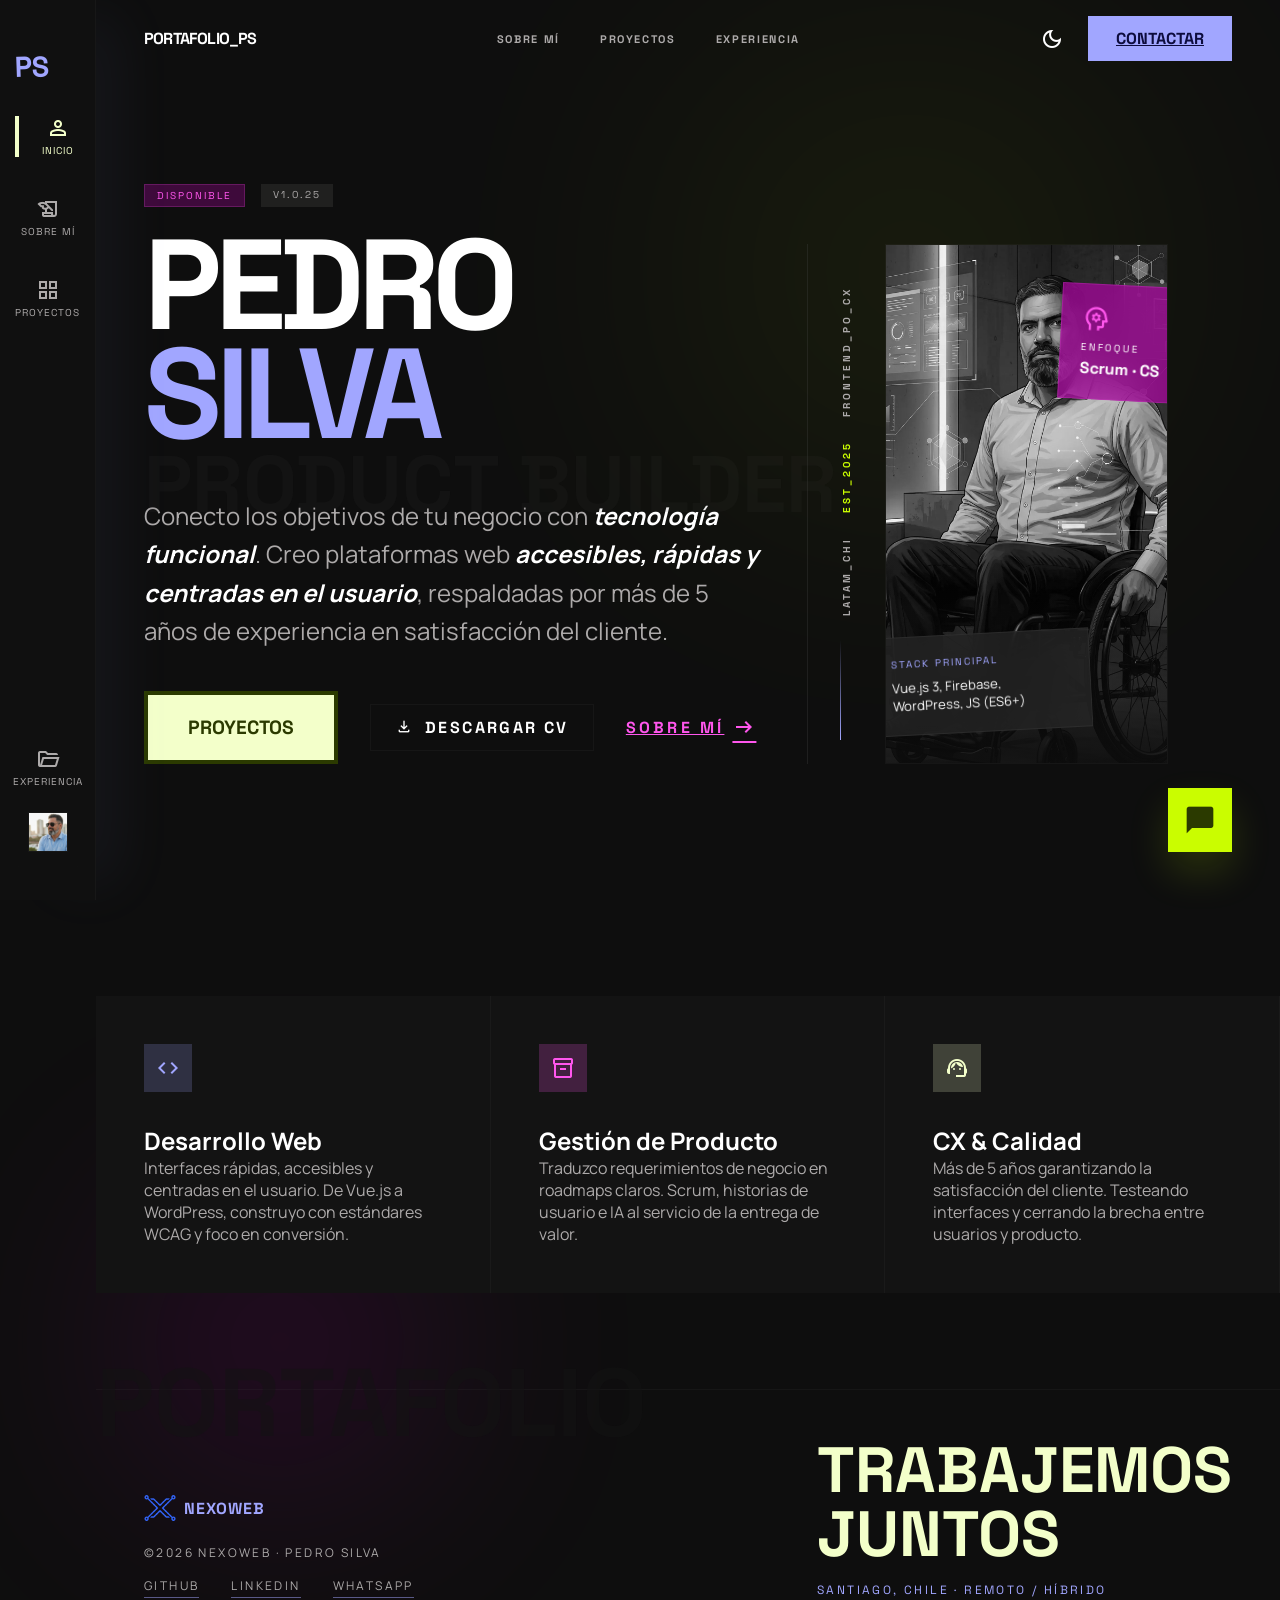
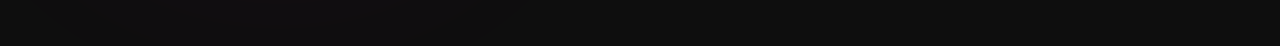
<file: index.html>
<!DOCTYPE html>
<html lang="es" class="dark">
<head>
    <meta charset="UTF-8">
    <meta name="viewport" content="width=device-width, initial-scale=1.0">
    <title>Pedro Silva Rojas | Portafolio Web</title>
    <link rel="icon" type="image/webp" href="img/logo.webp">
    <link rel="stylesheet" href="styles/base.css">
    <style>
        /* Fondo del topbar al hacer scroll */
        .topbar.scrolled {
            background: rgba(14, 14, 14, 0.85);
            backdrop-filter: blur(16px);
            border-bottom: 1px solid var(--color-outline-variant);
            transition: background 0.3s ease, border-color 0.3s ease;
        }
    </style>
</head>
<body>
    <a href="#main-content" class="skip-link">Saltar al contenido principal</a>

    <!-- Side Navigation Bar -->
    <nav class="sidenav" aria-label="Navegación lateral">
        <div>
            <div class="sidenav-logo">PS</div>
            <div class="sidenav-links">
                <a href="index.html" class="sidenav-link active" aria-current="page">
                    <span class="material-symbols-outlined" aria-hidden="true">person</span>
                    <small>Inicio</small>
                </a>
                <a href="about.html" class="sidenav-link">
                    <span class="material-symbols-outlined" aria-hidden="true">history_edu</span>
                    <small>Sobre Mí</small>
                </a>
                <a href="proyectos.html" class="sidenav-link">
                    <span class="material-symbols-outlined" aria-hidden="true">grid_view</span>
                    <small>Proyectos</small>
                </a>
            </div>
        </div>
        <div style="display: flex; flex-direction: column; align-items: center; gap: 24px;">
            <a href="experience.html" class="sidenav-link">
                <span class="material-symbols-outlined" aria-hidden="true">folder_open</span>
                <small>Experiencia</small>
            </a>
            <div style="width: 40px; height: 40px; border: 1px solid var(--color-outline-variant); overflow: hidden;">
                <img src="img/pedro1.webp" alt="Foto de perfil de Pedro Silva" style="width: 100%; height: 100%; object-fit: cover;">
            </div>
        </div>
    </nav>

    <!-- Top App Bar -->
    <header class="topbar" id="topbar">
        <div class="topbar-title">PORTAFOLIO_PS</div>
        <nav class="desktop-nav" aria-label="Navegación principal">
            <a href="about.html" style="font-family: var(--font-headline); font-weight: 700; font-size: 11px; text-transform: uppercase; letter-spacing: 0.15em; color: var(--color-on-surface-variant); text-decoration: none; transition: color 0.3s ease;" onmouseover="this.style.color='white'" onmouseout="this.style.color='var(--color-on-surface-variant)'">Sobre Mí</a>
            <a href="proyectos.html" style="font-family: var(--font-headline); font-weight: 700; font-size: 11px; text-transform: uppercase; letter-spacing: 0.15em; color: var(--color-on-surface-variant); text-decoration: none; transition: color 0.3s ease;" onmouseover="this.style.color='white'" onmouseout="this.style.color='var(--color-on-surface-variant)'">Proyectos</a>            
            <a href="experience.html" style="font-family: var(--font-headline); font-weight: 700; font-size: 11px; text-transform: uppercase; letter-spacing: 0.15em; color: var(--color-on-surface-variant); text-decoration: none; transition: color 0.3s ease;" onmouseover="this.style.color='white'" onmouseout="this.style.color='var(--color-on-surface-variant)'">Experiencia</a>
        </nav>
        <div class="topbar-actions">
            <button class="theme-toggle" aria-label="Cambiar tema de color" style="background: none; border: none; color: inherit; padding: 0; cursor: pointer;">
                <span class="material-symbols-outlined" style="display: block;">dark_mode</span>
            </button>
            <a href="experience.html#contacto" class="btn-connect">Contactar</a>
            <button class="menu-toggle" id="menu-toggle" aria-label="Abrir menú móvil">
                <span class="material-symbols-outlined" aria-hidden="true">menu</span>
            </button>
        </div>
    </header>

    <!-- Mobile Navigation Drawer -->
    <div class="mobile-nav-overlay" id="mobile-nav-overlay"></div>
    <nav class="mobile-nav-drawer" id="mobile-nav-drawer" aria-label="Navegación móvil">
        <div class="mobile-nav-header">
            <div class="sidenav-logo">PS</div>
            <button class="menu-close" id="menu-close" aria-label="Cerrar menú móvil">
                <span class="material-symbols-outlined" aria-hidden="true">close</span>
            </button>
        </div>
        <div class="mobile-nav-links">
            <a href="index.html" class="mobile-nav-link active" aria-current="page">Inicio</a>
            <a href="about.html" class="mobile-nav-link">Sobre Mí</a>
            <a href="proyectos.html" class="mobile-nav-link">Proyectos</a>
            <a href="experience.html" class="mobile-nav-link">Experiencia</a>
        </div>
    </nav>

    <!-- Main Content Area -->
    <main id="main-content">
        <!-- Background Decorations -->
        <div aria-hidden="true" style="position: absolute; top: 80px; right: 15%; width: 384px; height: 384px; background: var(--color-tertiary-fixed); border-radius: 50%; filter: blur(140px); opacity: 0.1; z-index: -1;"></div>
        <div aria-hidden="true" style="position: absolute; bottom: 160px; left: 40px; width: 288px; height: 288px; background: var(--color-secondary-container); border-radius: 50%; filter: blur(120px); opacity: 0.2; z-index: -1;"></div>

        <!-- Hero Section -->
        <section class="section-hero" aria-labelledby="hero-heading">
            <div class="hero-layout">
                <!-- Headline Column -->
                <div class="hero-col-text">
                    <div style="margin-bottom: 24px; display: flex; gap: 16px;">
                        <span style="padding: 4px 12px; background: rgba(171, 0, 161, 0.3); border: 1px solid rgba(255, 86, 237, 0.2); font-family: var(--font-headline); font-size: 10px; text-transform: uppercase; letter-spacing: 0.2em; color: var(--color-secondary);">Disponible</span>
                        <span style="padding: 4px 12px; background: var(--color-surface-high); font-family: var(--font-headline); font-size: 10px; text-transform: uppercase; letter-spacing: 0.2em; color: var(--color-on-surface-variant);">v1.0.25</span>
                    </div>
                    <h1 class="hero-headline" id="hero-heading">
                        PEDRO<br><span>SILVA</span>
                    </h1>
                    <div class="hero-content">
                        <!-- Overlapping Design Element -->
                        <div class="hero-bg-text">PRODUCT BUILDER</div>

                        <p style="font-size: 1.5rem; line-height: 1.6; color: var(--color-on-surface-variant);">
                            Conecto los objetivos de tu negocio con <span style="color: white; font-weight: 700; font-style: italic;">tecnología funcional</span>. Creo plataformas web <span style="color: white; font-weight: 700; font-style: italic;">accesibles, rápidas y centradas en el usuario</span>, respaldadas por más de 5 años de experiencia en satisfacción del cliente.
                        </p>
                        
                        <div class="hero-actions">
                            <a href="proyectos.html" class="btn-identity">PROYECTOS</a>
                            <a href="assets/Pedro_Silva_R-CV.pdf" download aria-label="Descargar mi Curriculum Vitae en formato PDF" style="font-family: var(--font-headline); font-weight: 900; letter-spacing: 0.15em; text-transform: uppercase; color: white; border: 1px solid var(--color-outline-variant); padding: 12px 24px; display: flex; align-items: center; gap: 12px; text-decoration: none; transition: background 0.2s ease, border-color 0.2s ease; cursor: pointer;" onmouseover="this.style.background='rgba(255,255,255,0.05)'; this.style.borderColor='var(--color-primary)'" onmouseout="this.style.background='transparent'; this.style.borderColor='var(--color-outline-variant)'">
                                <span class="material-symbols-outlined" style="font-size: 18px;" aria-hidden="true">download</span>
                                Descargar CV
                            </a>
                            <a href="about.html" style="font-family: var(--font-headline); font-weight: 700; letter-spacing: 0.2em; text-transform: uppercase; color: var(--color-secondary); display: flex; align-items: center; gap: 8px;">
                                Sobre Mí
                                <span class="material-symbols-outlined" aria-hidden="true">arrow_right_alt</span>
                            </a>
                        </div>
                    </div>
                </div>

                <!-- Portrait Column con Bridge Visual -->
                <div class="hero-col-portrait">
                    <!-- Visual Bridge (Filling the gap) -->
                    <div style="display: flex; flex-direction: column; justify-content: flex-end; padding-bottom: 24px; border-left: 1px solid rgba(72, 72, 71, 0.3); padding-left: 32px;">
                        <div style="writing-mode: vertical-rl; transform: rotate(180deg); display: flex; gap: 24px; color: var(--color-on-surface-variant); font-family: var(--font-headline); font-size: 10px; font-weight: 700; letter-spacing: 0.3em; text-transform: uppercase;">
                            <span>LATAM_CHI</span>
                            <span style="color: var(--color-tertiary-fixed);">EST_2025</span>
                            <span>FRONTEND_PO_CX</span>
                        </div>
                        <div class="hero-bridge-line"></div>
                    </div>

                    <!-- Image container -->
                    <div class="image-frame" style="width: 100%; max-width: 400px; height: 520px; overflow: hidden; position: relative; border: 1px solid var(--color-outline-variant); background: var(--color-surface-container); margin-right: 4rem;">
                        <img src="img/yo.webp" alt="Pedro Silva Rojas" style="width: 100%; height: 100%; object-fit: cover; object-position: center; transition: transform 0.5s ease;" onmouseover="this.style.transform='scale(1.05)'" onmouseout="this.style.transform='scale(1)'">
                        
                        <!-- Overlay/Mask effect -->
                        <div style="position: absolute; inset: 0; background: linear-gradient(to bottom, transparent 60%, rgba(14,14,14,0.8)); pointer-events: none;"></div>

                        <!-- Floating Info Cards -->
                        <div style="position: absolute; bottom: 30px; left: -15px; padding: 20px; background: rgba(38, 38, 38, 0.7); backdrop-filter: blur(20px); border: 1px solid rgba(72, 72, 71, 0.3); width: 220px; rotate: -3deg; z-index: 20;">
                            <p style="font-family: var(--font-headline); font-size: 10px; text-transform: uppercase; letter-spacing: 0.2em; color: var(--color-primary); margin-bottom: 8px;">Stack Principal</p>
                            <p style="font-size: 13px; color: var(--color-on-surface); line-height: 1.4;">Vue.js 3, Firebase, WordPress, JS (ES6+)</p>
                        </div>
                        <div style="position: absolute; top: 40px; right: -15px; padding: 20px; background: rgba(171, 0, 161, 0.7); backdrop-filter: blur(20px); border: 1px solid rgba(255, 86, 237, 0.2); transform: rotate(3deg); z-index: 20;">
                            <span class="material-symbols-outlined" style="color: var(--color-secondary); font-size: 28px; margin-bottom: 8px;" aria-hidden="true">psychology</span>
                            <p style="font-family: var(--font-headline); font-size: 10px; text-transform: uppercase; letter-spacing: 0.2em; color: white; margin-bottom: 4px;">Enfoque</p>
                            <p style="font-family: var(--font-headline); font-weight: 700; font-size: 1rem; color: white;">Scrum · CS</p>
                        </div>
                    </div>
                </div>
            </div>
        </section>

        <!-- Propuesta de Valor -->
        <section class="bento-grid" aria-label="Propuesta de valor y servicios">
            <div class="bento-item">
                <div style="width: 48px; height: 48px; background: rgba(161, 166, 255, 0.2); display: flex; align-items: center; justify-content: center; margin-bottom: 32px;">
                    <span class="material-symbols-outlined" style="color: var(--color-primary);" aria-hidden="true">code</span>
                </div>
                <h2>Desarrollo Web</h2>
                <p style="color: var(--color-on-surface-variant);">Interfaces rápidas, accesibles y centradas en el usuario. De Vue.js a WordPress, construyo con estándares WCAG y foco en conversión.</p>
            </div>
            <div class="bento-item bento-secondary">
                <div style="width: 48px; height: 48px; background: rgba(255, 86, 237, 0.2); display: flex; align-items: center; justify-content: center; margin-bottom: 32px;">
                    <span class="material-symbols-outlined" style="color: var(--color-secondary);" aria-hidden="true">inventory_2</span>
                </div>
                <h2>Gestión de Producto</h2>
                <p style="color: var(--color-on-surface-variant);">Traduzco requerimientos de negocio en roadmaps claros. Scrum, historias de usuario e IA al servicio de la entrega de valor.</p>
            </div>
            <div class="bento-item bento-tertiary">
                <div style="width: 48px; height: 48px; background: rgba(243, 255, 202, 0.2); display: flex; align-items: center; justify-content: center; margin-bottom: 32px;">
                    <span class="material-symbols-outlined" style="color: var(--color-tertiary);" aria-hidden="true">support_agent</span>
                </div>
                <h2>CX & Calidad</h2>
                <p style="color: var(--color-on-surface-variant);">Más de 5 años garantizando la satisfacción del cliente. Testeando interfaces y cerrando la brecha entre usuarios y producto.</p>
            </div>
        </section>

        <!-- Footer Area -->
        <footer>
            <div class="footer-bg-text" aria-hidden="true">PORTAFOLIO</div>
            <div style="position: relative; z-index: 10;">
                <div style="display: flex; align-items: center; gap: 8px; margin-bottom: 20px;">
                    <span style="width: 32px; height: 32px; display: inline-flex; align-items: center; justify-content: center; flex-shrink: 0; overflow: hidden; border-radius: 4px;">
                        <img src="img/logo_nexo.webp" alt="" aria-hidden="true" style="width: 100%; height: 100%; object-fit: contain;">
                    </span>
                    <span style="font-family: var(--font-headline); font-size: 1rem; font-weight: 900; color: var(--color-primary); text-transform: uppercase; letter-spacing: 0.05em;">NexoWeb</span>
                </div>
                <p style="font-size: 12px; letter-spacing: 0.2em; text-transform: uppercase; color: var(--color-on-surface-variant);">©<span id="copyright-year">2025</span> NexoWeb · Pedro Silva</p>
                <div style="margin-top: 16px; display: flex; gap: 32px;">
                    <a href="#" class="footer-link" target="_blank" rel="noopener noreferrer">GitHub</a>
                    <a href="#" class="footer-link" target="_blank" rel="noopener noreferrer">LinkedIn</a>
                    <a href="https://wa.me/56997236064?text=Hola%20Pedro%2C%20estuve%20viendo%20tu%20portafolio%20y%20me%20interesa%20tu%20perfil%20h%C3%ADbrido%20(Tech%2BCX).%20Me%20gustar%C3%ADa%20conversar%20contigo." target="_blank" rel="noopener noreferrer" class="footer-link" aria-label="WhatsApp de Pedro Silva">WhatsApp</a>
                </div>
            </div>
            <div style="position: relative; z-index: 10;">
                <div class="footer-title">Trabajemos<br>Juntos</div>
                <p class="footer-subtitle">Santiago, Chile · Remoto / Híbrido</p>
            </div>
        </footer>
    </main>

    <!-- WhatsApp FAB -->
    <div style="position: fixed; bottom: 48px; right: 48px; z-index: 50;">
        <a href="https://wa.me/56997236064?text=Hola%20Pedro%2C%20estuve%20viendo%20tu%20portafolio%20y%20me%20interesa%20tu%20perfil%20h%C3%ADbrido%20(Tech%2BCX).%20Me%20gustar%C3%ADa%20conversar%20contigo." target="_blank" rel="noopener noreferrer" title="Escríbeme por WhatsApp" aria-label="Enviar un mensaje por WhatsApp" style="width: 64px; height: 64px; background: var(--color-tertiary-fixed); color: #2b3a00; display: flex; align-items: center; justify-content: center; cursor: pointer; box-shadow: 0 20px 40px rgba(202,253,0,0.15); text-decoration: none; transition: transform 0.2s ease;" onmouseover="this.style.transform='scale(1.1)'" onmouseout="this.style.transform='scale(1)'">
            <span class="material-symbols-outlined" style="font-size: 32px; font-variation-settings: 'FILL' 1;" aria-hidden="true">chat_bubble</span>
        </a>
    </div>

    <script src="js/main.js"></script>
    <script>
        (function () {
            const topbar = document.getElementById('topbar');
            const heroHeight = 100;

            function updateNav() {
                if (window.scrollY > heroHeight) {
                    topbar.classList.add('scrolled');
                } else {
                    topbar.classList.remove('scrolled');
                }
            }

            window.addEventListener('scroll', updateNav, { passive: true });
            updateNav();
        })();
    </script>
</body>
</html>
</file>
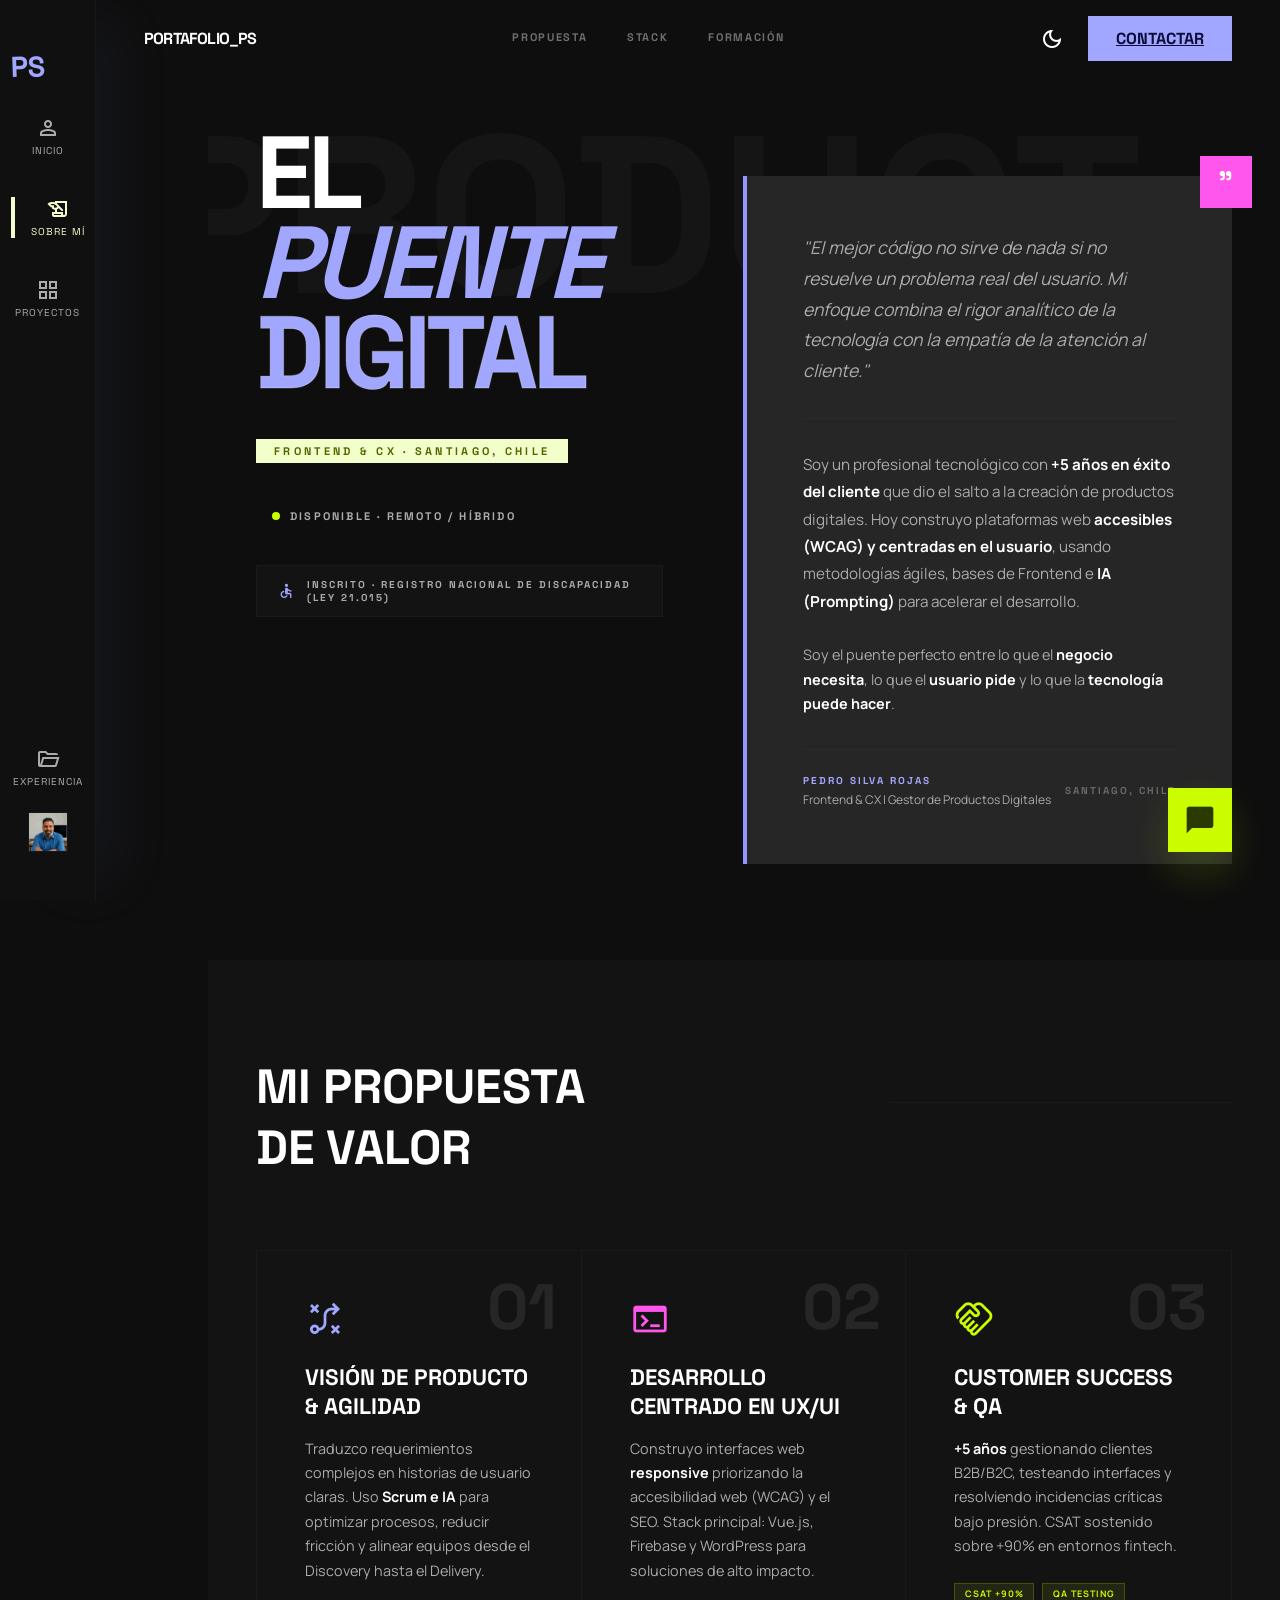
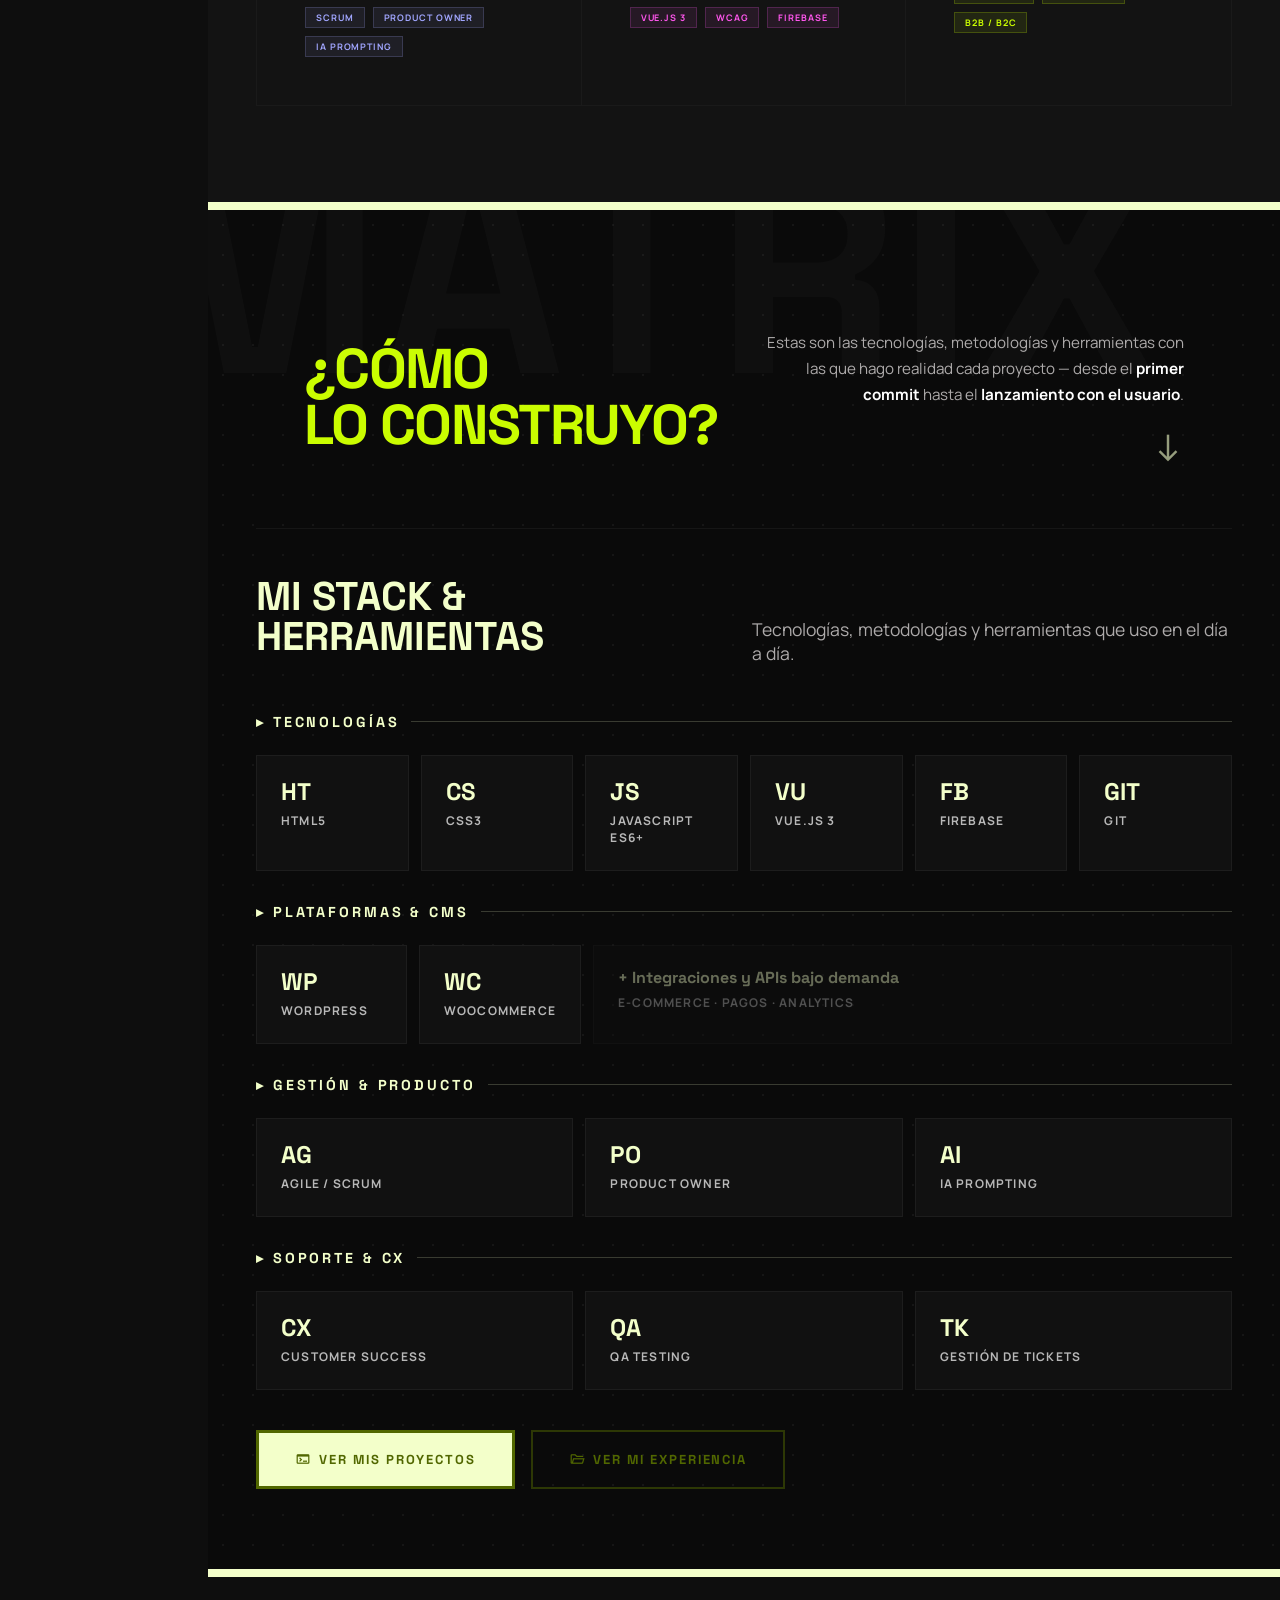
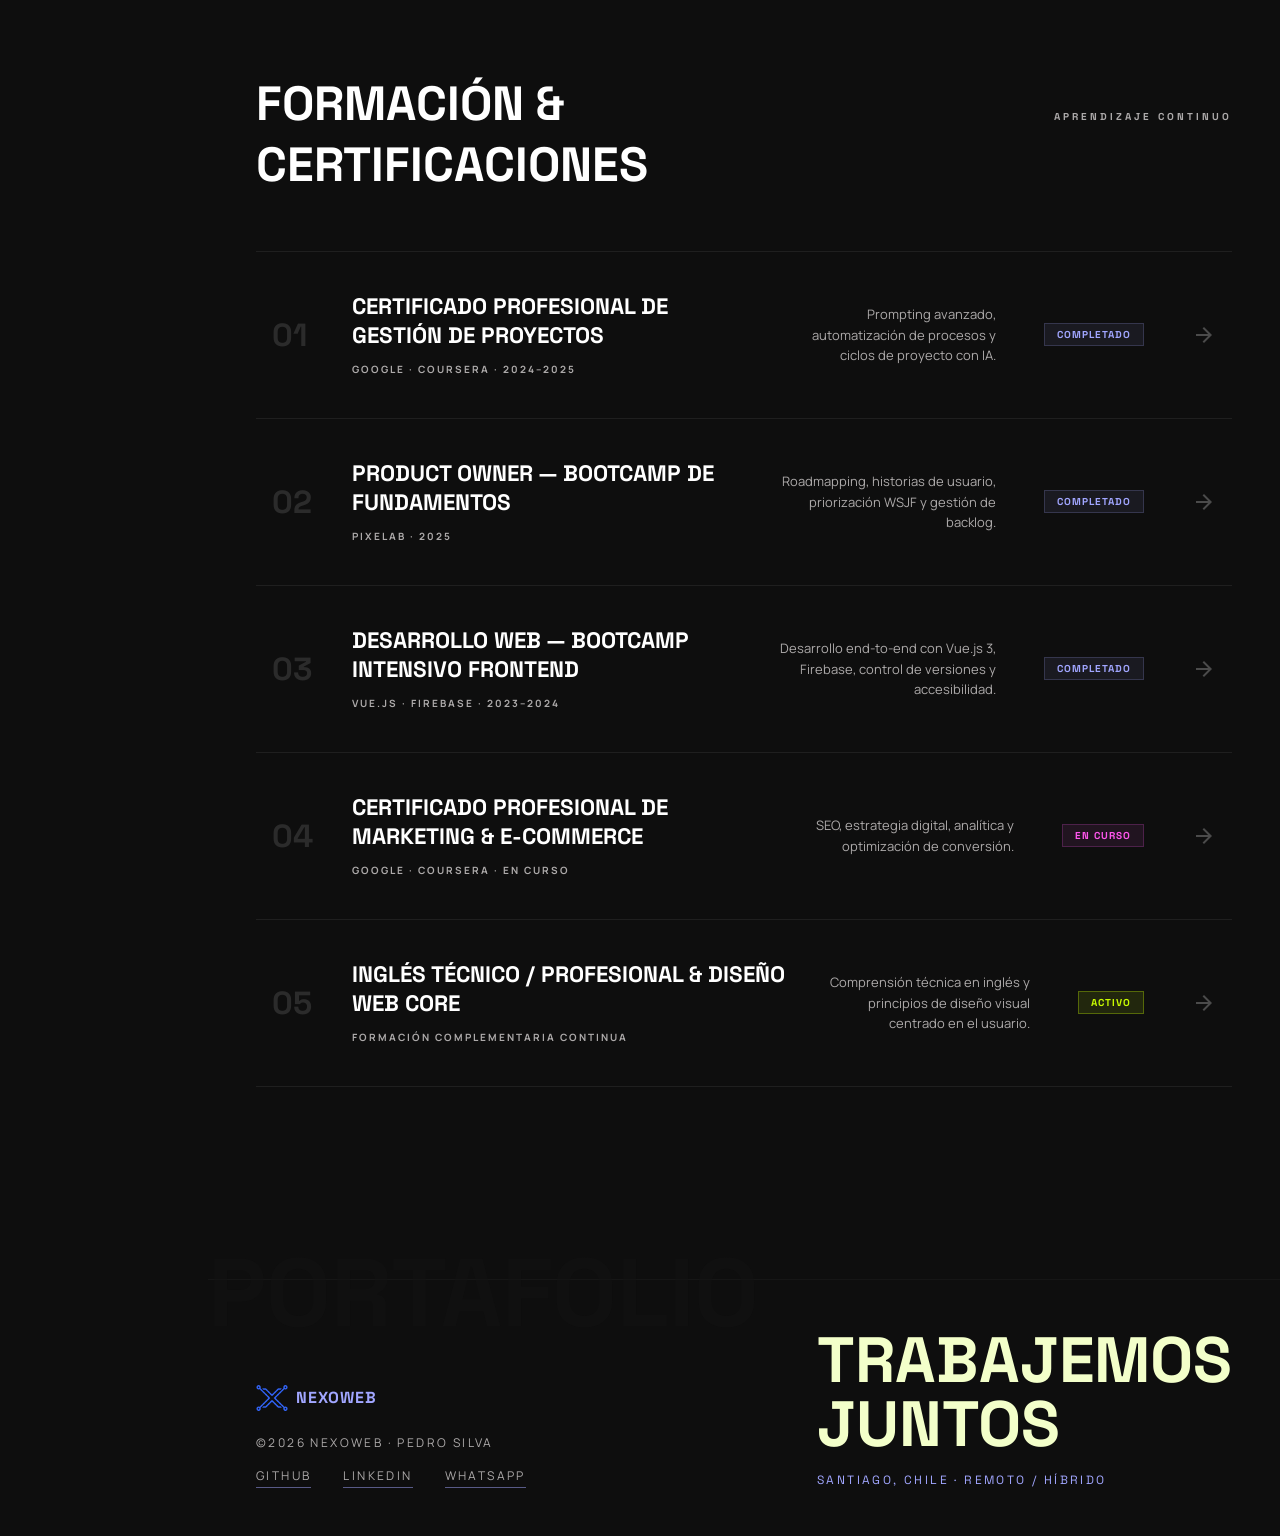
<file: about.html>
<!DOCTYPE html>
<html lang="es" class="dark">
<head>
    <meta charset="UTF-8">
    <meta name="viewport" content="width=device-width, initial-scale=1.0">
    <title>Sobre Mí | Pedro Silva Rojas</title>
    <link rel="icon" type="image/webp" href="img/logo.webp">
    <meta name="description" content="Pedro Silva Rojas — Frontend & CX. El puente entre lo que el negocio necesita, lo que el usuario pide y lo que la tecnología puede hacer.">
    <link rel="stylesheet" href="styles/base.css">
    <style>
        /* ── Utilidades ─────────────────────────────────────── */
        .text-outline {
            -webkit-text-stroke: 1px rgba(255, 255, 255, 0.3);
            color: transparent;
        }

        /* ── Hero ───────────────────────────────────────────── */
        .about-hero {
            padding: 0 48px;
            margin-bottom: 0;
            position: relative;
            overflow: hidden;
        }

        .hero-bg-word {
            position: absolute;
            top: -24px;
            left: -60px;
            font-size: 14rem;
            font-family: var(--font-headline);
            font-weight: 900;
            color: rgba(255, 255, 255, 0.03);
            user-select: none;
            pointer-events: none;
            z-index: 0;
            text-transform: uppercase;
            line-height: 1;
        }

        .hero-grid {
            display: grid;
            grid-template-columns: 5fr 6fr;
            gap: 80px;
            align-items: start;
            position: relative;
            z-index: 10;
        }

        .hero-headline {
            font-family: var(--font-headline);
            font-size: clamp(5rem, 8vw, 9rem);
            font-weight: 900;
            line-height: 0.88;
            letter-spacing: -0.05em;
            text-transform: uppercase;
            margin-bottom: 40px;
        }

        .skill-tag {
            padding: 8px 16px;
            background: rgba(255, 255, 255, 0.05);
            border: 1px solid rgba(255, 255, 255, 0.1);
            font-size: 11px;
            font-family: var(--font-headline);
            font-weight: 700;
            text-transform: uppercase;
            letter-spacing: 0.1em;
            color: var(--color-on-surface-variant);
            transition: all 0.3s ease;
        }

        .skill-tag:hover {
            background: var(--color-tertiary);
            color: black;
            border-color: var(--color-tertiary);
            transform: translateY(-2px);
        }

        .hero-badge {
            display: inline-block;
            background: var(--color-tertiary);
            color: #516700;
            padding: 5px 18px;
            font-family: var(--font-headline);
            font-weight: 900;
            font-size: 11px;
            letter-spacing: 0.3em;
            text-transform: uppercase;
            margin-bottom: 40px;
        }

        .hero-availability {
            display: inline-flex;
            align-items: center;
            gap: 10px;
            font-family: var(--font-headline);
            font-size: 11px;
            font-weight: 700;
            letter-spacing: 0.2em;
            text-transform: uppercase;
            color: var(--color-on-surface-variant);
            margin-left: 16px;
        }

        .hero-availability::before {
            content: '';
            display: inline-block;
            width: 8px;
            height: 8px;
            background: #cafd00;
            border-radius: 50%;
            animation: ping 2s infinite;
        }

        @keyframes ping {
            0%, 100% { opacity: 1; transform: scale(1); }
            50% { opacity: 0.5; transform: scale(1.3); }
        }

        /* Quote card */
        .quote-card {
            background: var(--color-surface-highest);
            padding: 56px;
            border-left: 4px solid var(--color-primary-container);
            position: relative;
            align-self: start;
            margin-top: 48px;
        }

        .quote-card::before {
            content: '"';
            position: absolute;
            top: -20px;
            right: -20px;
            width: 52px;
            height: 52px;
            background: var(--color-secondary);
            display: flex;
            align-items: center;
            justify-content: center;
            font-family: var(--font-headline);
            font-weight: 900;
            font-size: 1.8rem;
            color: white;
        }

        .quote-text {
            font-size: 1.1rem;
            line-height: 1.75;
            color: var(--color-on-surface-variant);
            font-style: italic;
            margin-bottom: 32px;
            padding-bottom: 32px;
            border-bottom: 1px solid var(--color-outline-variant);
        }

        .quote-bio {
            font-size: 0.95rem;
            line-height: 1.8;
            color: var(--color-on-surface-variant);
            margin-bottom: 28px;
        }

        .quote-bio strong {
            color: white;
        }

        .quote-body {
            font-size: 0.9rem;
            line-height: 1.7;
            color: var(--color-on-surface-variant);
        }

        .quote-body strong {
            color: white;
        }

        /* ── Propuesta de Valor ─────────────────────────────── */
        .valor-section {
            padding: 96px 48px;
            background: var(--color-surface-low);
        }

        .section-header {
            display: flex;
            justify-content: space-between;
            align-items: baseline;
            margin-bottom: 72px;
        }

        .section-title {
            font-family: var(--font-headline);
            font-size: 3rem;
            font-weight: 900;
            text-transform: uppercase;
        }

        .section-rule {
            height: 1px;
            width: 35%;
            background: var(--color-outline-variant);
        }

        .valor-grid {
            display: grid;
            grid-template-columns: repeat(3, 1fr);
            gap: 0;
            border: 1px solid var(--color-outline-variant);
        }

        .valor-card {
            padding: 48px;
            border-right: 1px solid var(--color-outline-variant);
            position: relative;
            transition: background 0.3s ease;
            overflow: hidden;
        }

        .valor-card:last-child {
            border-right: none;
        }

        .valor-card:hover {
            background: var(--color-surface-high);
        }

        .valor-icon {
            font-size: 2.5rem;
            margin-bottom: 24px;
            display: block;
        }

        .valor-num {
            position: absolute;
            top: 24px;
            right: 24px;
            font-family: var(--font-headline);
            font-size: 4rem;
            font-weight: 900;
            color: var(--color-surface-highest);
            line-height: 1;
        }

        .valor-card h3 {
            font-family: var(--font-headline);
            font-size: 1.4rem;
            font-weight: 900;
            text-transform: uppercase;
            margin-bottom: 16px;
            transition: color 0.3s ease;
        }

        .valor-card:nth-child(1):hover h3 { color: var(--color-primary); }
        .valor-card:nth-child(2):hover h3 { color: var(--color-secondary); }
        .valor-card:nth-child(3):hover h3 { color: var(--color-tertiary); }

        .valor-card p {
            font-size: 0.9rem;
            line-height: 1.7;
            color: var(--color-on-surface-variant);
        }

        /* puente callout → conector de sección */
        .bridge-callout {
            margin-top: 64px;
            padding: 40px 48px;
            display: flex;
            align-items: center;
            justify-content: space-between;
            gap: 48px;
            border-top: 1px solid var(--color-outline-variant);
        }

        .bridge-label {
            font-family: var(--font-headline);
            font-size: 3.5rem;
            font-weight: 900;
            color: var(--color-tertiary-fixed);
            line-height: 1;
            flex-shrink: 0;
            text-transform: uppercase;
            letter-spacing: -0.03em;
        }

        .bridge-text {
            font-size: 0.95rem;
            line-height: 1.7;
            color: var(--color-on-surface-variant);
            max-width: 480px;
            text-align: right;
        }

        .bridge-text strong {
            color: white;
        }

        @keyframes bounce {
            0%, 20%, 50%, 80%, 100% {transform: translateY(0);}
            40% {transform: translateY(-10px);}
            60% {transform: translateY(-5px);}
        }

        .transition-arrow {
            opacity: 0.6;
            transition: opacity 0.3s ease;
        }

        .bridge-callout:hover .transition-arrow {
            opacity: 1;
        }

        /* ── Skill Matrix ───────────────────────────────────── */
        .skill-matrix {
            background: #0a0a0a;
            padding: 80px 48px;
            position: relative;
            overflow: hidden;
            border-top: 8px solid var(--color-tertiary);
            border-bottom: 8px solid var(--color-tertiary);
            background-image: radial-gradient(rgba(255, 255, 255, 0.05) 1px, transparent 1px);
            background-size: 30px 30px;
        }

        .skill-matrix-bg {
            position: absolute;
            top: 0;
            left: 0;
            font-size: 18rem;
            font-family: var(--font-headline);
            font-weight: 900;
            color: rgba(255, 255, 255, 0.02);
            line-height: 1;
            transform: translate(-80px, -80px);
            user-select: none;
            pointer-events: none;
        }

        .skill-matrix-header {
            display: flex;
            justify-content: space-between;
            align-items: flex-end;
            margin-bottom: 48px;
            position: relative;
            z-index: 10;
            margin-top: 48px;
        }

        .skill-matrix-header h2 {
            font-family: var(--font-headline);
            font-size: 2.5rem;
            font-weight: 900;
            text-transform: uppercase;
            color: var(--color-tertiary);
            line-height: 1;
            margin-bottom: 8px;
        }

        .skill-matrix-header p {
            font-size: 1.1rem;
            color: var(--color-on-surface-variant);
            max-width: 480px;
        }

        /* Secciones del stack */
        .stack-section {
            position: relative;
            z-index: 10;
            margin-bottom: 32px;
        }

        .stack-label {
            font-family: var(--font-headline);
            font-size: 0.9rem;
            font-weight: 700;
            color: var(--color-tertiary);
            text-transform: uppercase;
            letter-spacing: 0.2em;
            margin-bottom: 24px;
            display: flex;
            align-items: center;
            gap: 12px;
        }

        .stack-label::after {
            content: '';
            height: 1px;
            flex-grow: 1;
            background: rgba(243, 255, 202, 0.2);
        }

        .skill-grid {
            display: grid;
            grid-template-columns: repeat(6, 1fr);
            gap: 12px;
        }

        .skill-grid-3 {
            grid-template-columns: repeat(3, 1fr);
        }

        .skill-box {
            padding: 24px;
            background: #111;
            border: 1px solid rgba(255, 255, 255, 0.05);
            transition: all 0.2s cubic-bezier(0.2, 0.8, 0.2, 1);
            position: relative;
            display: flex;
            flex-direction: column;
            gap: 4px;
        }

        .skill-box:hover {
            background: var(--color-tertiary);
            border-color: black;
            transform: translate(-4px, -4px);
            box-shadow: 4px 4px 0px 0px black;
            z-index: 20;
        }

        .skill-box h5 {
            font-family: var(--font-headline);
            font-size: 1.5rem;
            font-weight: 900;
            color: var(--color-tertiary); /* Amarillo vibrante por defecto */
            margin-bottom: 4px;
            line-height: 1;
            transition: color 0.1s ease;
        }

        .skill-box:hover h5 {
            color: black;
        }

        .skill-box span {
            font-size: 0.75rem;
            font-weight: 700;
            text-transform: uppercase;
            letter-spacing: 0.1em;
            color: rgba(255, 255, 255, 0.7); /* Blanco tenue para jerarquía */
            transition: all 0.1s ease;
        }

        .skill-box:hover span {
            color: black;
            opacity: 1;
        }

        /* CTAs del skill matrix */
        .skill-ctas {
            position: relative;
            z-index: 10;
            display: flex;
            gap: 16px;
            margin-top: 40px;
            flex-wrap: wrap;
        }

        .btn-skill-cta {
            background: var(--color-tertiary);
            color: #516700;
            font-family: var(--font-headline);
            font-weight: 900;
            font-size: 13px;
            text-transform: uppercase;
            letter-spacing: 0.15em;
            padding: 18px 36px;
            text-decoration: none;
            border: 3px solid #516700;
            transition: all 0.2s cubic-bezier(0.175, 0.885, 0.32, 1.275);
            display: inline-flex;
            align-items: center;
            position: relative;
        }

        .btn-skill-cta:hover {
            background: var(--color-tertiary-fixed);
            transform: translate(-5px, -5px);
            box-shadow: 7px 7px 0px 0px black;
        }

        .btn-skill-cta-outline {
            background: transparent;
            color: var(--color-tertiary);
            border: 2px solid var(--color-tertiary);
            padding: 18px 36px;
        }

        .btn-skill-cta-outline:hover {
            background: rgba(202, 253, 0, 0.05);
            border-color: var(--color-tertiary);
            color: var(--color-tertiary);
            transform: translate(-5px, -5px);
            box-shadow: 7px 7px 0px 0px var(--color-tertiary);
        }

        .btn-skill-cta-outline {
            background: transparent;
            color: #516700;
            border: 2px solid rgba(81, 103, 0, 0.5);
        }

        .btn-skill-cta-outline:hover {
            background: rgba(81, 103, 0, 0.1);
            border-color: #516700;
            color: var(--color-tertiary);
        }

        /* ── Formación & Certificaciones ────────────────────── */
        .case-archive-list {
            padding: 96px 48px;
        }

        .archive-header {
            display: flex;
            justify-content: space-between;
            align-items: baseline;
            margin-bottom: 56px;
        }

        .archive-header h2 {
            font-family: var(--font-headline);
            font-size: 3rem;
            font-weight: 900;
            text-transform: uppercase;
        }

        .archive-header span {
            font-family: var(--font-headline);
            font-size: 10px;
            font-weight: 700;
            letter-spacing: 0.3em;
            text-transform: uppercase;
            color: var(--color-on-surface-variant);
        }

        .archive-list {
            border-top: 1px solid rgba(72, 72, 71, 0.3);
        }

        .archive-item {
            padding: 40px 16px;
            border-bottom: 1px solid rgba(72, 72, 71, 0.3);
            display: flex;
            justify-content: space-between;
            align-items: center;
            gap: 24px;
            transition: background 0.3s ease;
            text-decoration: none;
            color: inherit;
        }

        .archive-item:hover {
            background: var(--color-surface-low);
        }

        .archive-item-left {
            display: flex;
            align-items: center;
            gap: 32px;
            flex: 1;
        }

        .archive-num {
            font-family: var(--font-headline);
            font-size: 2rem;
            font-weight: 900;
            color: rgba(255, 255, 255, 0.12);
            flex-shrink: 0;
            min-width: 48px;
        }

        .archive-item-info h4 {
            font-family: var(--font-headline);
            font-size: 1.4rem;
            font-weight: 900;
            text-transform: uppercase;
            margin-bottom: 6px;
            transition: color 0.3s ease;
        }

        .archive-item:hover h4 {
            color: var(--color-secondary);
        }

        .archive-item-info .archive-meta {
            font-size: 10px;
            font-weight: 700;
            text-transform: uppercase;
            letter-spacing: 0.2em;
            color: var(--color-on-surface-variant);
        }

        .archive-item-right {
            display: flex;
            align-items: center;
            gap: 48px;
            flex-shrink: 0;
        }

        .archive-desc {
            color: var(--color-on-surface-variant);
            font-size: 13px;
            line-height: 1.6;
            max-width: 220px;
            text-align: right;
        }

        .archive-badge {
            padding: 4px 12px;
            font-family: var(--font-headline);
            font-size: 10px;
            font-weight: 700;
            text-transform: uppercase;
            letter-spacing: 0.1em;
        }

        .badge-activo {
            background: rgba(202, 253, 0, 0.1);
            color: var(--color-tertiary-fixed);
            border: 1px solid rgba(202, 253, 0, 0.3);
        }

        .badge-completado {
            background: rgba(161, 166, 255, 0.08);
            color: var(--color-primary);
            border: 1px solid rgba(161, 166, 255, 0.2);
        }

        .badge-cursando {
            background: rgba(255, 86, 237, 0.08);
            color: var(--color-secondary);
            border: 1px solid rgba(255, 86, 237, 0.2);
        }

        .archive-arrow {
            opacity: 0.25;
            transition: opacity 0.3s ease, transform 0.3s ease;
        }

        .archive-item:hover .archive-arrow {
            opacity: 0.6;
            transform: translateX(4px);
        }

        /* ── Topbar nav (intra-page) ────────────────────── */
        .topbar-nav {
            display: flex;
            gap: 40px;
            align-items: center;
        }

        .topbar-nav-link {
            font-family: var(--font-headline);
            font-weight: 700;
            font-size: 11px;
            text-transform: uppercase;
            letter-spacing: 0.15em;
            color: rgba(255, 255, 255, 0.4);
            text-decoration: none;
            position: relative;
            transition: color 0.3s ease;
            padding-bottom: 4px;
        }

        .topbar-nav-link::after {
            content: '';
            position: absolute;
            bottom: 0;
            left: 0;
            width: 0;
            height: 2px;
            background: var(--color-tertiary-fixed);
            transition: width 0.3s ease;
        }

        .topbar-nav-link:hover {
            color: rgba(255, 255, 255, 0.8);
        }

        .topbar-nav-link.is-active {
            color: var(--color-tertiary-fixed);
        }

        .topbar-nav-link.is-active::after {
            width: 100%;
        }

        /* Fondo del topbar al hacer scroll */
        .topbar.scrolled {
            background: rgba(14, 14, 14, 0.85);
            backdrop-filter: blur(16px);
            border-bottom: 1px solid var(--color-outline-variant);
            transition: background 0.3s ease, border-color 0.3s ease;
        }

        /* ── Responsividad Local (about.html) ────────────────── */
        /* TABLET (max 1024px) */
        @media screen and (max-width: 1024px) {
            .hero-grid {
                grid-template-columns: 1fr;
                gap: 40px;
            }
            .hero-headline {
                font-size: 5rem;
            }
            .valor-grid {
                grid-template-columns: repeat(2, 1fr);
            }
            .valor-card:nth-child(3) {
                grid-column: span 2;
                border-top: 1px solid var(--color-outline-variant);
                border-right: none;
            }
            .skill-grid, .skill-grid-3 {
                grid-template-columns: repeat(3, 1fr);
            }
            .archive-desc {
                max-width: 100%;
                text-align: left;
            }
            .archive-item-right {
                flex-direction: column-reverse; /* Badge arriba de desc */
                align-items: flex-end;
                gap: 16px;
            }
        }

        /* MÓVIL Y TABLET PEQUEÑA (max 768px) */
        @media screen and (max-width: 768px) {
            /* Fix topbar-nav overriding base.css via local specificity */
            .topbar-nav {
                display: none !important;
            }
            
            /* Reset main hardcoded paddings */
            main {
                padding-top: 96px !important;
                padding-left: 0 !important;
            }
            .about-hero {
                padding: 0 24px;
                padding-bottom: 48px !important;
            }
            .hero-bg-word {
                font-size: 6rem;
                top: 0;
                left: 0;
            }
            .hero-headline {
                font-size: 4rem; /* Better mobile fit */
            }
            .quote-card {
                padding: 32px;
                margin-top: 24px;
            }
            .quote-card::before {
                width: 36px;
                height: 36px;
                font-size: 1.2rem;
                top: -12px;
                right: -12px;
            }
            .valor-section {
                padding: 64px 24px;
            }
            .section-title {
                font-size: 2.2rem;
            }
            .valor-grid {
                grid-template-columns: 1fr;
            }
            .valor-card, .valor-card:nth-child(3) {
                grid-column: span 1;
                border-right: none;
                border-top: none;
                border-bottom: 1px solid var(--color-outline-variant);
            }
            .valor-card:last-child {
                border-bottom: none;
            }
            .bridge-callout {
                flex-direction: column;
                align-items: flex-start;
                padding: 32px 24px;
                gap: 24px;
            }
            .bridge-label {
                font-size: 2.5rem;
            }
            .bridge-text {
                text-align: left;
            }
            .skill-matrix {
                padding: 64px 24px;
            }
            .skill-matrix-bg {
                font-size: 8rem;
                transform: translate(-20px, -20px);
            }
            .skill-matrix-header {
                flex-direction: column;
                align-items: flex-start;
                gap: 16px;
                margin-bottom: 32px;
            }
            .skill-matrix-header h2 {
                font-size: 2rem;
            }
            .skill-grid, .skill-grid-3 {
                grid-template-columns: repeat(2, 1fr);
            }
            .skill-ctas {
                flex-direction: column;
            }
            .btn-skill-cta, .btn-skill-cta-outline {
                width: 100%;
                justify-content: center;
            }
            .case-archive-list {
                padding: 64px 24px;
            }
            .archive-header {
                flex-direction: column;
                gap: 16px;
                align-items: flex-start;
                margin-bottom: 24px;
            }
            .archive-header h2 {
                font-size: 2.2rem;
            }
            .archive-item {
                flex-direction: column;
                align-items: flex-start;
                gap: 24px;
                padding: 24px 0;
            }
            .archive-item-left {
                flex-direction: column;
                align-items: flex-start;
                gap: 16px;
            }
            .archive-item-right {
                flex-direction: row; 
                flex-wrap: wrap;
                align-items: center;
                justify-content: space-between;
                width: 100%;
            }
            .archive-desc {
                order: 2; /* Move description to bottom */
                flex-basis: 100%;
                margin-top: 16px;
            }
            .archive-badge {
                order: 1; /* Keep badge top */
            }
            .archive-arrow {
                order: 1;
            }
        }

        /* SMARTPHONES PEQUEÑOS (max 480px) */
        @media screen and (max-width: 480px) {
            .hero-headline {
                font-size: 3rem;
            }
            .skill-grid {
                grid-template-columns: 1fr; /* 1 col layout down to minimums */
            }
            .valor-num {
                font-size: 3rem;
            }
        }
    </style>
</head>
<body>
    <a href="#main-content" class="skip-link">Saltar al contenido principal</a>

    <!-- Side Navigation Bar -->
    <nav class="sidenav" aria-label="Navegación lateral">
        <div>
            <div class="sidenav-logo">PS</div>
            <div class="sidenav-links">
                <a href="index.html" class="sidenav-link">
                    <span class="material-symbols-outlined" aria-hidden="true">person</span>
                    <small>Inicio</small>
                </a>
                <a href="about.html" class="sidenav-link active" aria-current="page">
                    <span class="material-symbols-outlined" aria-hidden="true">history_edu</span>
                    <small>Sobre Mí</small>
                </a>
                <a href="proyectos.html" class="sidenav-link">
                    <span class="material-symbols-outlined" aria-hidden="true">grid_view</span>
                    <small>Proyectos</small>
                </a>
            </div>
        </div>
        <div style="display: flex; flex-direction: column; align-items: center; gap: 24px;">
            <a href="experience.html" class="sidenav-link">
                <span class="material-symbols-outlined" aria-hidden="true">folder_open</span>
                <small>Experiencia</small>
            </a>
            <div style="width: 40px; height: 40px; border: 1px solid var(--color-outline-variant); overflow: hidden;">
                <img src="img/pedro2.webp" alt="Foto de perfil de Pedro Silva" style="width: 100%; height: 100%; object-fit: cover;">
            </div>
        </div>
    </nav>

    <!-- Top App Bar -->
    <header class="topbar" id="topbar">
        <div class="topbar-title">PORTAFOLIO_PS</div>
        <nav class="desktop-nav topbar-nav" aria-label="Navegación interna">
            <a href="#propuesta" class="topbar-nav-link">Propuesta</a>
            <a href="#stack" class="topbar-nav-link">Stack</a>
            <a href="#formacion" class="topbar-nav-link">Formación</a>
        </nav>
        <div class="topbar-actions">
            <button class="theme-toggle" aria-label="Cambiar tema de color" style="background: none; border: none; color: inherit; padding: 0; cursor: pointer;">
                <span class="material-symbols-outlined" style="display: block;">dark_mode</span>
            </button>
            <a href="experience.html#contacto" class="btn-connect">Contactar</a>
            <button class="menu-toggle" id="menu-toggle" aria-label="Abrir menú móvil">
                <span class="material-symbols-outlined" aria-hidden="true">menu</span>
            </button>
        </div>
    </header>

    <!-- Mobile Navigation Drawer -->
    <div class="mobile-nav-overlay" id="mobile-nav-overlay"></div>
    <nav class="mobile-nav-drawer" id="mobile-nav-drawer" aria-label="Navegación móvil">
        <div class="mobile-nav-header">
            <div class="sidenav-logo">PS</div>
            <button class="menu-close" id="menu-close" aria-label="Cerrar menú móvil">
                <span class="material-symbols-outlined" aria-hidden="true">close</span>
            </button>
        </div>
        <div class="mobile-nav-links">
            <a href="index.html" class="mobile-nav-link">Inicio</a>
            <a href="about.html" class="mobile-nav-link active" aria-current="page">Sobre Mí</a>
            <a href="proyectos.html" class="mobile-nav-link">Proyectos</a>
            <a href="experience.html" class="mobile-nav-link">Experiencia</a>
        </div>
    </nav>

    <!-- Main Content Area -->
    <main id="main-content" style="padding-top: 128px; padding-left: 112px;">

        <!-- ═══════════════════════════════════════════════════
             SECCIÓN 1: HERO / BIO
        ════════════════════════════════════════════════════ -->
        <section class="about-hero" style="padding-bottom: 96px;" aria-labelledby="hero-heading">
            <div class="hero-bg-word" aria-hidden="true">PRODUCT</div>

            <div class="hero-grid">
                <!-- Columna izquierda: Headline + badges -->
                <div style="position: relative; z-index: 10;">
                    <h1 class="hero-headline" id="hero-heading">
                        El <span style="color: var(--color-primary); font-style: italic;">Puente</span><br>
                        <span class="text-outline">Digital</span>
                    </h1>

                    <div style="align-items: center; margin-bottom: 40px;">
                        <span class="hero-badge">Frontend & CX · Santiago, Chile</span>
                        <span class="hero-availability">Disponible · Remoto / Híbrido</span>
                    </div>

                    <!-- Badge accesibilidad -->
                    <div style="display: inline-flex; align-items: center; gap: 12px; background: var(--color-surface-low); padding: 12px 20px; border: 1px solid var(--color-outline-variant);">
                        <span class="material-symbols-outlined" style="font-size: 18px; color: var(--color-primary);" aria-hidden="true">accessible</span>
                        <span style="font-family: var(--font-headline); font-size: 10px; font-weight: 700; text-transform: uppercase; letter-spacing: 0.2em; color: var(--color-on-surface-variant);">
                            Inscrito · Registro Nacional de Discapacidad (Ley 21.015)
                        </span>
                    </div>
                </div>

                <!-- Columna derecha: Quote card fusionada con la bio -->
                <div class="quote-card">
                    <p class="quote-text">
                        "El mejor código no sirve de nada si no resuelve un problema real del usuario. Mi enfoque combina el rigor analítico de la tecnología con la empatía de la atención al cliente."
                    </p>
                    <p class="quote-bio">
                        Soy un profesional tecnológico con <strong>+5 años en éxito del cliente</strong> que dio el salto
                        a la creación de productos digitales. Hoy construyo plataformas web
                        <strong>accesibles (WCAG) y centradas en el usuario</strong>, usando metodologías
                        ágiles, bases de Frontend e <strong>IA (Prompting)</strong> para acelerar el desarrollo.
                    </p>
                    <p class="quote-body">
                        Soy el puente perfecto entre lo que el <strong>negocio necesita</strong>,
                        lo que el <strong>usuario pide</strong> y lo que la <strong>tecnología puede hacer</strong>.
                    </p>
                    <div style="margin-top: 32px; padding-top: 24px; border-top: 1px solid var(--color-outline-variant); display: flex; align-items: center; justify-content: space-between;">
                        <div>
                            <p style="font-family: var(--font-headline); font-size: 10px; font-weight: 700; text-transform: uppercase; letter-spacing: 0.2em; color: var(--color-primary);">Pedro Silva Rojas</p>
                            <p style="font-size: 12px; color: var(--color-on-surface-variant); margin-top: 4px;">Frontend & CX | Gestor de Productos Digitales</p>
                        </div>
                        <span style="font-family: var(--font-headline); font-size: 10px; font-weight: 700; text-transform: uppercase; letter-spacing: 0.2em; color: var(--color-on-surface-variant); opacity: 0.5;">Santiago, Chile</span>
                    </div>
                </div>
            </div>
        </section>

        <!-- ═══════════════════════════════════════════════════
             SECCIÓN 2: PROPUESTA DE VALOR
        ═════════════════════════════════════════════════ -->
        <section class="valor-section" id="propuesta">
            <div class="section-header">
                <h2 class="section-title">Mi Propuesta<br>de Valor</h2>
                <div class="section-rule"></div>
            </div>

            <div class="valor-grid">
                <!-- Tarjeta 1: Producto & Agilidad -->
                <div class="valor-card">
                    <span class="valor-num">01</span>
                    <span class="material-symbols-outlined valor-icon" style="color: var(--color-primary);" aria-hidden="true">tactic</span>
                    <h3>Visión de Producto & Agilidad</h3>
                    <p>
                        Traduzco requerimientos complejos en historias de usuario claras.
                        Uso <strong style="color: white;">Scrum e IA</strong> para optimizar procesos, reducir fricción
                        y alinear equipos desde el Discovery hasta el Delivery.
                    </p>
                    <div style="display: flex; flex-wrap: wrap; gap: 8px; margin-top: 24px;">
                        <span style="padding: 3px 10px; background: rgba(161, 166, 255, 0.08); border: 1px solid rgba(161, 166, 255, 0.2); color: var(--color-primary); font-size: 9px; font-weight: 700; text-transform: uppercase; letter-spacing: 0.1em;">Scrum</span>
                        <span style="padding: 3px 10px; background: rgba(161, 166, 255, 0.08); border: 1px solid rgba(161, 166, 255, 0.2); color: var(--color-primary); font-size: 9px; font-weight: 700; text-transform: uppercase; letter-spacing: 0.1em;">Product Owner</span>
                        <span style="padding: 3px 10px; background: rgba(161, 166, 255, 0.08); border: 1px solid rgba(161, 166, 255, 0.2); color: var(--color-primary); font-size: 9px; font-weight: 700; text-transform: uppercase; letter-spacing: 0.1em;">IA Prompting</span>
                    </div>
                </div>

                <!-- Tarjeta 2: UX/UI -->
                <div class="valor-card">
                    <span class="valor-num">02</span>
                    <span class="material-symbols-outlined valor-icon" style="color: var(--color-secondary);" aria-hidden="true">terminal</span>
                    <h3>Desarrollo Centrado en UX/UI</h3>
                    <p>
                        Construyo interfaces web <strong style="color: white;">responsive</strong> priorizando la
                        accesibilidad web (WCAG) y el SEO. Stack principal:
                        Vue.js, Firebase y WordPress para soluciones de alto impacto.
                    </p>
                    <div style="display: flex; flex-wrap: wrap; gap: 8px; margin-top: 24px;">
                        <span style="padding: 3px 10px; background: rgba(255, 86, 237, 0.08); border: 1px solid rgba(255, 86, 237, 0.2); color: var(--color-secondary); font-size: 9px; font-weight: 700; text-transform: uppercase; letter-spacing: 0.1em;">Vue.js 3</span>
                        <span style="padding: 3px 10px; background: rgba(255, 86, 237, 0.08); border: 1px solid rgba(255, 86, 237, 0.2); color: var(--color-secondary); font-size: 9px; font-weight: 700; text-transform: uppercase; letter-spacing: 0.1em;">WCAG</span>
                        <span style="padding: 3px 10px; background: rgba(255, 86, 237, 0.08); border: 1px solid rgba(255, 86, 237, 0.2); color: var(--color-secondary); font-size: 9px; font-weight: 700; text-transform: uppercase; letter-spacing: 0.1em;">Firebase</span>
                    </div>
                </div>

                <!-- Tarjeta 3: CX & QA -->
                <div class="valor-card">
                    <span class="valor-num">03</span>
                    <span class="material-symbols-outlined valor-icon" style="color: var(--color-tertiary-fixed);" aria-hidden="true">handshake</span>
                    <h3>Customer Success & QA</h3>
                    <p>
                        <strong style="color: white;">+5 años</strong> gestionando clientes B2B/B2C, testeando
                        interfaces y resolviendo incidencias críticas bajo presión. CSAT
                        sostenido sobre +90% en entornos fintech.
                    </p>
                    <div style="display: flex; flex-wrap: wrap; gap: 8px; margin-top: 24px;">
                        <span style="padding: 3px 10px; background: rgba(202, 253, 0, 0.08); border: 1px solid rgba(202, 253, 0, 0.2); color: var(--color-tertiary-fixed); font-size: 9px; font-weight: 700; text-transform: uppercase; letter-spacing: 0.1em;">CSAT +90%</span>
                        <span style="padding: 3px 10px; background: rgba(202, 253, 0, 0.08); border: 1px solid rgba(202, 253, 0, 0.2); color: var(--color-tertiary-fixed); font-size: 9px; font-weight: 700; text-transform: uppercase; letter-spacing: 0.1em;">QA Testing</span>
                        <span style="padding: 3px 10px; background: rgba(202, 253, 0, 0.08); border: 1px solid rgba(202, 253, 0, 0.2); color: var(--color-tertiary-fixed); font-size: 9px; font-weight: 700; text-transform: uppercase; letter-spacing: 0.1em;">B2B / B2C</span>
                    </div>
                </div>
            </div>

        </section>

        <!-- ═══════════════════════════════════════════════════
             SECCIÓN 3: SKILL MATRIX / MI STACK & HERRAMIENTAS
        ═════════════════════════════════════════════════ -->
        <section class="skill-matrix" id="stack" style="margin-right: 0;">
            <!-- Bridge callout → transición desde valores -->
            <div class="bridge-callout" style="border-top: none; margin-top: 0; padding-bottom: 64px; border-bottom: 1px solid rgba(255,255,255,0.05);">
                <div class="bridge-label">¿Cómo<br>lo construyo?</div>
                <div style="display: flex; flex-direction: column; align-items: flex-end; gap: 24px;">
                    <p class="bridge-text">
                        Estas son las tecnologías, metodologías y herramientas con las que
                        hago realidad cada proyecto — desde el <strong>primer commit</strong>
                        hasta el <strong>lanzamiento con el usuario</strong>.
                    </p>
                    <span class="material-symbols-outlined transition-arrow" style="color: var(--color-tertiary); font-size: 32px; animation: bounce 2s infinite;" aria-hidden="true">south</span>
                </div>
            </div>

            <div class="skill-matrix-bg" aria-hidden="true">MATRIX</div>

            <div class="skill-matrix-header">
                <h2>Mi Stack &<br>Herramientas</h2>
                <p>Tecnologías, metodologías y herramientas que uso en el día a día.</p>
            </div>

            <!-- Tecnologías -->
            <div class="stack-section">
                <p class="stack-label">▸ Tecnologías</p>
                <div class="skill-grid">
                    <div class="skill-box">
                        <h5>HT</h5>
                        <span>HTML5</span>
                    </div>
                    <div class="skill-box">
                        <h5>CS</h5>
                        <span>CSS3</span>
                    </div>
                    <div class="skill-box">
                        <h5>JS</h5>
                        <span>JavaScript ES6+</span>
                    </div>
                    <div class="skill-box">
                        <h5>VU</h5>
                        <span>Vue.js 3</span>
                    </div>
                    <div class="skill-box">
                        <h5>FB</h5>
                        <span>Firebase</span>
                    </div>
                    <div class="skill-box">
                        <h5>GIT</h5>
                        <span>Git</span>
                    </div>
                </div>
            </div>

            <!-- Plataformas -->
            <div class="stack-section">
                <p class="stack-label">▸ Plataformas & CMS</p>
                <div class="skill-grid">
                    <div class="skill-box">
                        <h5>WP</h5>
                        <span>WordPress</span>
                    </div>
                    <div class="skill-box">
                        <h5>WC</h5>
                        <span>WooCommerce</span>
                    </div>
                    <div class="skill-box" style="grid-column: span 4; opacity: 0.4; cursor: default;">
                        <h5 style="font-size: 1rem;">+ Integraciones y APIs bajo demanda</h5>
                        <span>E-commerce · Pagos · Analytics</span>
                    </div>
                </div>
            </div>

            <!-- Gestión & Producto -->
            <div class="stack-section">
                <p class="stack-label">▸ Gestión & Producto</p>
                <div class="skill-grid skill-grid-3">
                    <div class="skill-box">
                        <h5>AG</h5>
                        <span>Agile / Scrum</span>
                    </div>
                    <div class="skill-box">
                        <h5>PO</h5>
                        <span>Product Owner</span>
                    </div>
                    <div class="skill-box">
                        <h5>AI</h5>
                        <span>IA Prompting</span>
                    </div>
                </div>
            </div>

            <!-- Soporte & CX -->
            <div class="stack-section" style="margin-bottom: 0;">
                <p class="stack-label">▸ Soporte & CX</p>
                <div class="skill-grid skill-grid-3">
                    <div class="skill-box">
                        <h5>CX</h5>
                        <span>Customer Success</span>
                    </div>
                    <div class="skill-box">
                        <h5>QA</h5>
                        <span>QA Testing</span>
                    </div>
                    <div class="skill-box">
                        <h5>TK</h5>
                        <span>Gestión de Tickets</span>
                    </div>
                </div>
            </div>

            <!-- CTAs -->
            <div class="skill-ctas">
                <a href="proyectos.html" class="btn-skill-cta">
                    <span class="material-symbols-outlined" style="font-size: 16px; vertical-align: middle; margin-right: 8px;" aria-hidden="true">terminal</span>
                    Ver mis Proyectos
                </a>
                <a href="experience.html" class="btn-skill-cta btn-skill-cta-outline">
                    <span class="material-symbols-outlined" style="font-size: 16px; vertical-align: middle; margin-right: 8px;" aria-hidden="true">folder_open</span>
                    Ver mi Experiencia
                </a>
            </div>
        </section>

        <!-- ═══════════════════════════════════════════════════
             SECCIÓN 4: FORMACIÓN & CERTIFICACIONES
        ═════════════════════════════════════════════════ -->
        <section class="case-archive-list" id="formacion">
            <div class="archive-header">
                <h2>Formación &<br>Certificaciones</h2>
                <span>Aprendizaje continuo</span>
            </div>

            <div class="archive-list">

                <!-- 01 · Google PM -->
                <div class="archive-item">
                    <div class="archive-item-left">
                        <span class="archive-num">01</span>
                        <div class="archive-item-info">
                            <h4>Certificado Profesional de Gestión de Proyectos</h4>
                            <span class="archive-meta">Google · Coursera · 2024–2025</span>
                        </div>
                    </div>
                    <div class="archive-item-right">
                        <p class="archive-desc">Prompting avanzado, automatización de procesos y ciclos de proyecto con IA.</p>
                        <span class="archive-badge badge-completado">Completado</span>
                        <span class="material-symbols-outlined archive-arrow" aria-hidden="true">arrow_forward</span>
                    </div>
                </div>

                <!-- 02 · Product Owner Bootcamp -->
                <div class="archive-item">
                    <div class="archive-item-left">
                        <span class="archive-num">02</span>
                        <div class="archive-item-info">
                            <h4>Product Owner — Bootcamp de Fundamentos</h4>
                            <span class="archive-meta">PixeLab · 2025</span>
                        </div>
                    </div>
                    <div class="archive-item-right">
                        <p class="archive-desc">Roadmapping, historias de usuario, priorización WSJF y gestión de backlog.</p>
                        <span class="archive-badge badge-completado">Completado</span>
                        <span class="material-symbols-outlined archive-arrow" aria-hidden="true">arrow_forward</span>
                    </div>
                </div>

                <!-- 03 · Desarrollo Web -->
                <div class="archive-item">
                    <div class="archive-item-left">
                        <span class="archive-num">03</span>
                        <div class="archive-item-info">
                            <h4>Desarrollo Web — Bootcamp Intensivo Frontend</h4>
                            <span class="archive-meta">Vue.js · Firebase · 2023–2024</span>
                        </div>
                    </div>
                    <div class="archive-item-right">
                        <p class="archive-desc">Desarrollo end-to-end con Vue.js 3, Firebase, control de versiones y accesibilidad.</p>
                        <span class="archive-badge badge-completado">Completado</span>
                        <span class="material-symbols-outlined archive-arrow" aria-hidden="true">arrow_forward</span>
                    </div>
                </div>

                <!-- 04 · Marketing & E-commerce -->
                <div class="archive-item">
                    <div class="archive-item-left">
                        <span class="archive-num">04</span>
                        <div class="archive-item-info">
                            <h4>Certificado Profesional de Marketing & E-commerce</h4>
                            <span class="archive-meta">Google · Coursera · En curso</span>
                        </div>
                    </div>
                    <div class="archive-item-right">
                        <p class="archive-desc">SEO, estrategia digital, analítica y optimización de conversión.</p>
                        <span class="archive-badge badge-cursando">En curso</span>
                        <span class="material-symbols-outlined archive-arrow" aria-hidden="true">arrow_forward</span>
                    </div>
                </div>

                <!-- 05 · Complementarios -->
                <div class="archive-item">
                    <div class="archive-item-left">
                        <span class="archive-num">05</span>
                        <div class="archive-item-info">
                            <h4>Inglés Técnico / Profesional & Diseño Web Core</h4>
                            <span class="archive-meta">Formación complementaria continua</span>
                        </div>
                    </div>
                    <div class="archive-item-right">
                        <p class="archive-desc">Comprensión técnica en inglés y principios de diseño visual centrado en el usuario.</p>
                        <span class="archive-badge badge-activo">Activo</span>
                        <span class="material-symbols-outlined archive-arrow" aria-hidden="true">arrow_forward</span>
                    </div>
                </div>

            </div>
        </section>

        <!-- Footer Area -->
        <footer>
            <div class="footer-bg-text" aria-hidden="true">PORTAFOLIO</div>
            <div style="position: relative; z-index: 10;">
                <div style="display: flex; align-items: center; gap: 8px; margin-bottom: 20px;">
                    <span style="width: 32px; height: 32px; display: inline-flex; align-items: center; justify-content: center; flex-shrink: 0; overflow: hidden; border-radius: 4px;">
                        <img src="img/logo_nexo.webp" alt="" aria-hidden="true" style="width: 100%; height: 100%; object-fit: contain;">
                    </span>
                    <span style="font-family: var(--font-headline); font-size: 1rem; font-weight: 900; color: var(--color-primary); text-transform: uppercase; letter-spacing: 0.05em;">NexoWeb</span>
                </div>
                <p style="font-size: 12px; letter-spacing: 0.2em; text-transform: uppercase; color: var(--color-on-surface-variant);">©<span id="copyright-year">2025</span> NexoWeb · Pedro Silva</p>
                <div style="margin-top: 16px; display: flex; gap: 32px;">
                    <a href="#" class="footer-link" target="_blank" rel="noopener noreferrer">GitHub</a>
                    <a href="#" class="footer-link" target="_blank" rel="noopener noreferrer">LinkedIn</a>
                    <a href="https://wa.me/56997236064?text=Hola%20Pedro%2C%20estuve%20viendo%20tu%20portafolio%20y%20me%20interesa%20tu%20perfil%20h%C3%ADbrido%20(Tech%2BCX).%20Me%20gustar%C3%ADa%20conversar%20contigo." target="_blank" rel="noopener noreferrer" class="footer-link" aria-label="WhatsApp de Pedro Silva">WhatsApp</a>
                </div>
            </div>
            <div style="position: relative; z-index: 10;">
                <div class="footer-title">Trabajemos<br>Juntos</div>
                <p class="footer-subtitle">Santiago, Chile · Remoto / Híbrido</p>
            </div>
        </footer>
    </main>

    <!-- WhatsApp FAB -->
    <div style="position: fixed; bottom: 48px; right: 48px; z-index: 50;">
        <a href="https://wa.me/56997236064?text=Hola%20Pedro%2C%20estuve%20viendo%20tu%20portafolio%20y%20me%20interesa%20tu%20perfil%20h%C3%ADbrido%20(Tech%2BCX).%20Me%20gustar%C3%ADa%20conversar%20contigo." target="_blank" rel="noopener noreferrer" aria-label="Enviar mensaje por WhatsApp" style="width: 64px; height: 64px; background: var(--color-tertiary-fixed); color: #2b3a00; display: flex; align-items: center; justify-content: center; cursor: pointer; box-shadow: 0 20px 40px rgba(202,253,0,0.15); text-decoration: none; transition: transform 0.2s ease;" onmouseover="this.style.transform='scale(1.1)'" onmouseout="this.style.transform='scale(1)'">
            <span class="material-symbols-outlined" style="font-size: 32px; font-variation-settings: 'FILL' 1;" aria-hidden="true">chat_bubble</span>
        </a>
    </div>

    <script src="js/main.js"></script>
    <script>
        // ── Scroll-spy: navegación interna del topbar ────────────────────────
        (function () {
            const topbar  = document.getElementById('topbar');
            const navLinks = document.querySelectorAll('.topbar-nav-link');
            const sections = ['propuesta', 'stack', 'formacion'].map(id => document.getElementById(id));
            const heroHeight = 300; // px mínimos para mostrar backdrop

            function getActiveSection() {
                // Calcula cuál sección ocupa más del 40% del viewport
                const mid = window.scrollY + window.innerHeight * 0.4;
                let active = null;
                sections.forEach(sec => {
                    if (!sec) return;
                    if (sec.offsetTop <= mid) active = sec.id;
                });
                return active;
            }

            function updateNav() {
                // Backdrop del topbar
                if (window.scrollY > heroHeight) {
                    topbar.classList.add('scrolled');
                } else {
                    topbar.classList.remove('scrolled');
                }

                // Links activos
                const activeId = getActiveSection();
                navLinks.forEach(link => {
                    const target = link.getAttribute('href').replace('#', '');
                    link.classList.toggle('is-active', target === activeId);
                });
            }

            window.addEventListener('scroll', updateNav, { passive: true });
            updateNav(); // estado inicial

            // Scroll suave con offset del topbar fijo
            navLinks.forEach(link => {
                link.addEventListener('click', function (e) {
                    e.preventDefault();
                    const targetId = this.getAttribute('href').replace('#', '');
                    const target   = document.getElementById(targetId);
                    if (!target) return;
                    const topbarH  = topbar.offsetHeight;
                    const targetY  = target.getBoundingClientRect().top + window.scrollY - topbarH - 16;
                    window.scrollTo({ top: targetY, behavior: 'smooth' });
                });
            });
        })();
    </script>
</body>
</html>
</file>
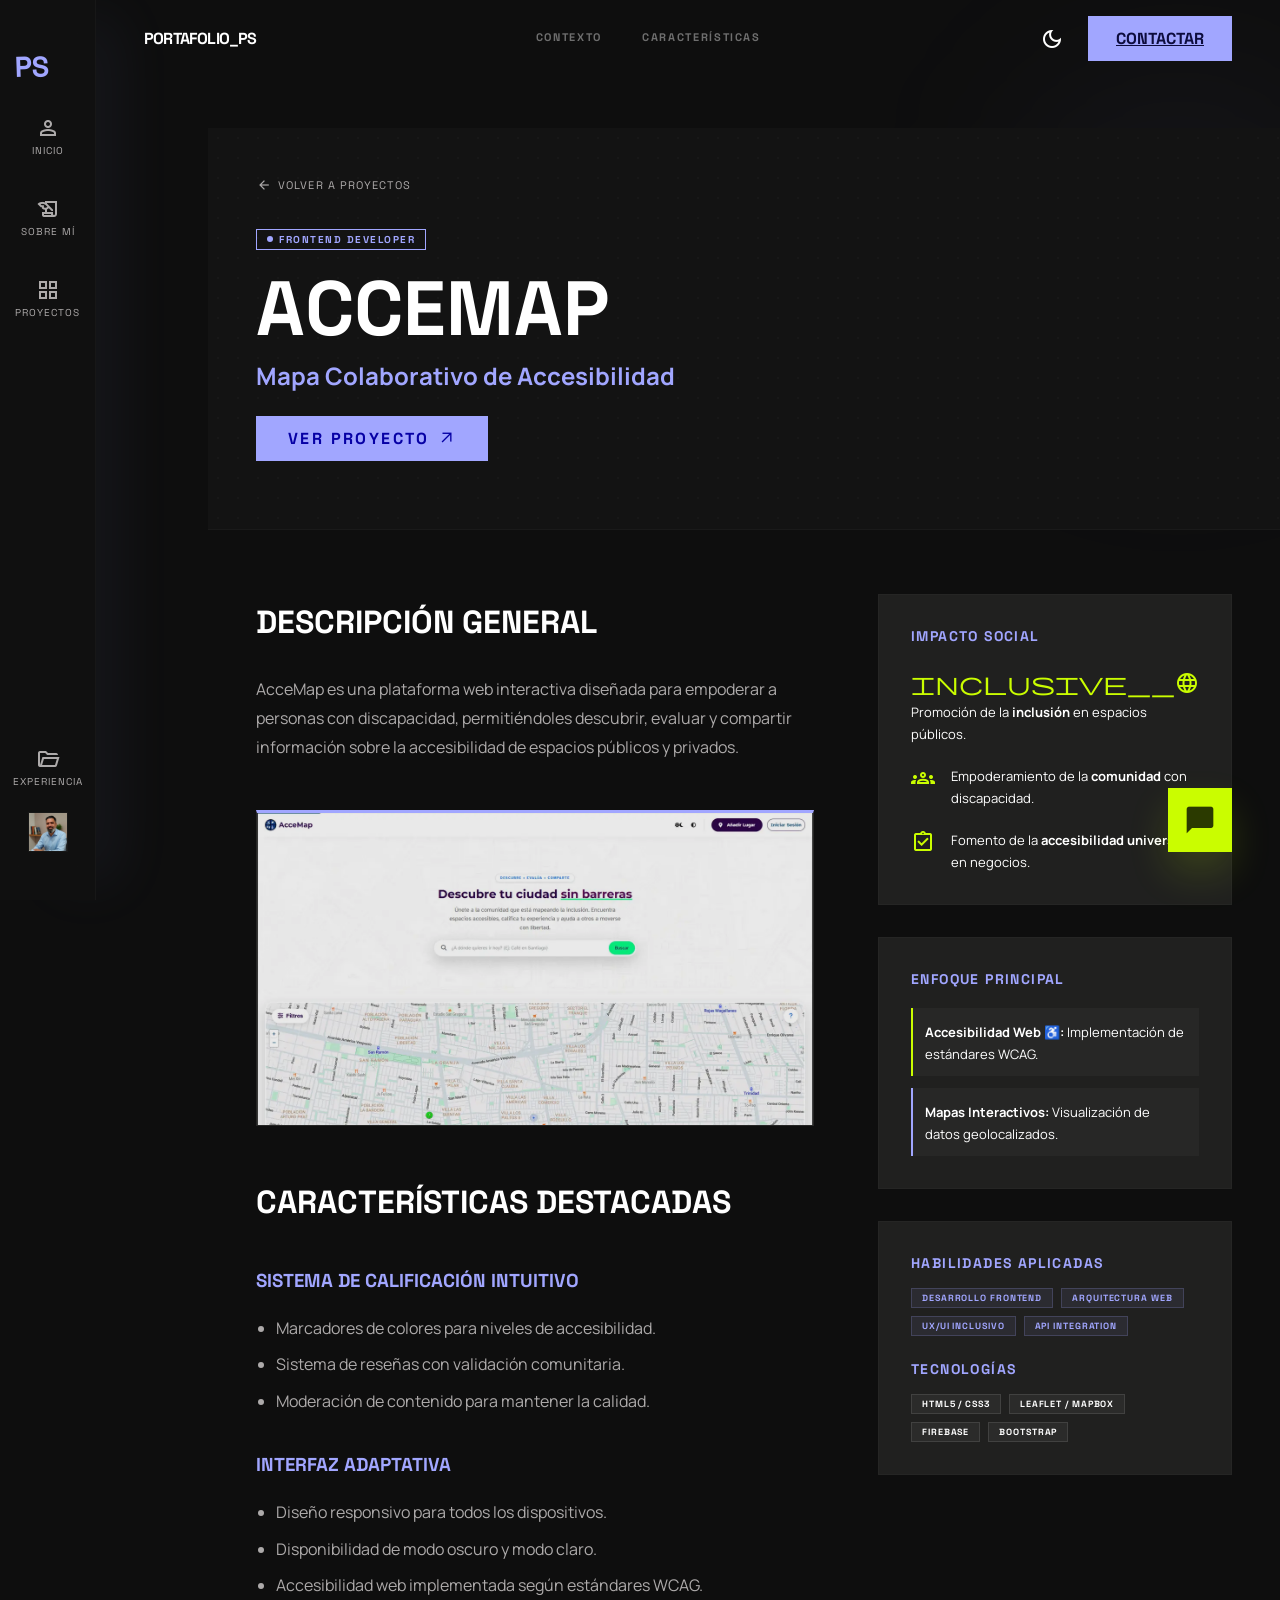
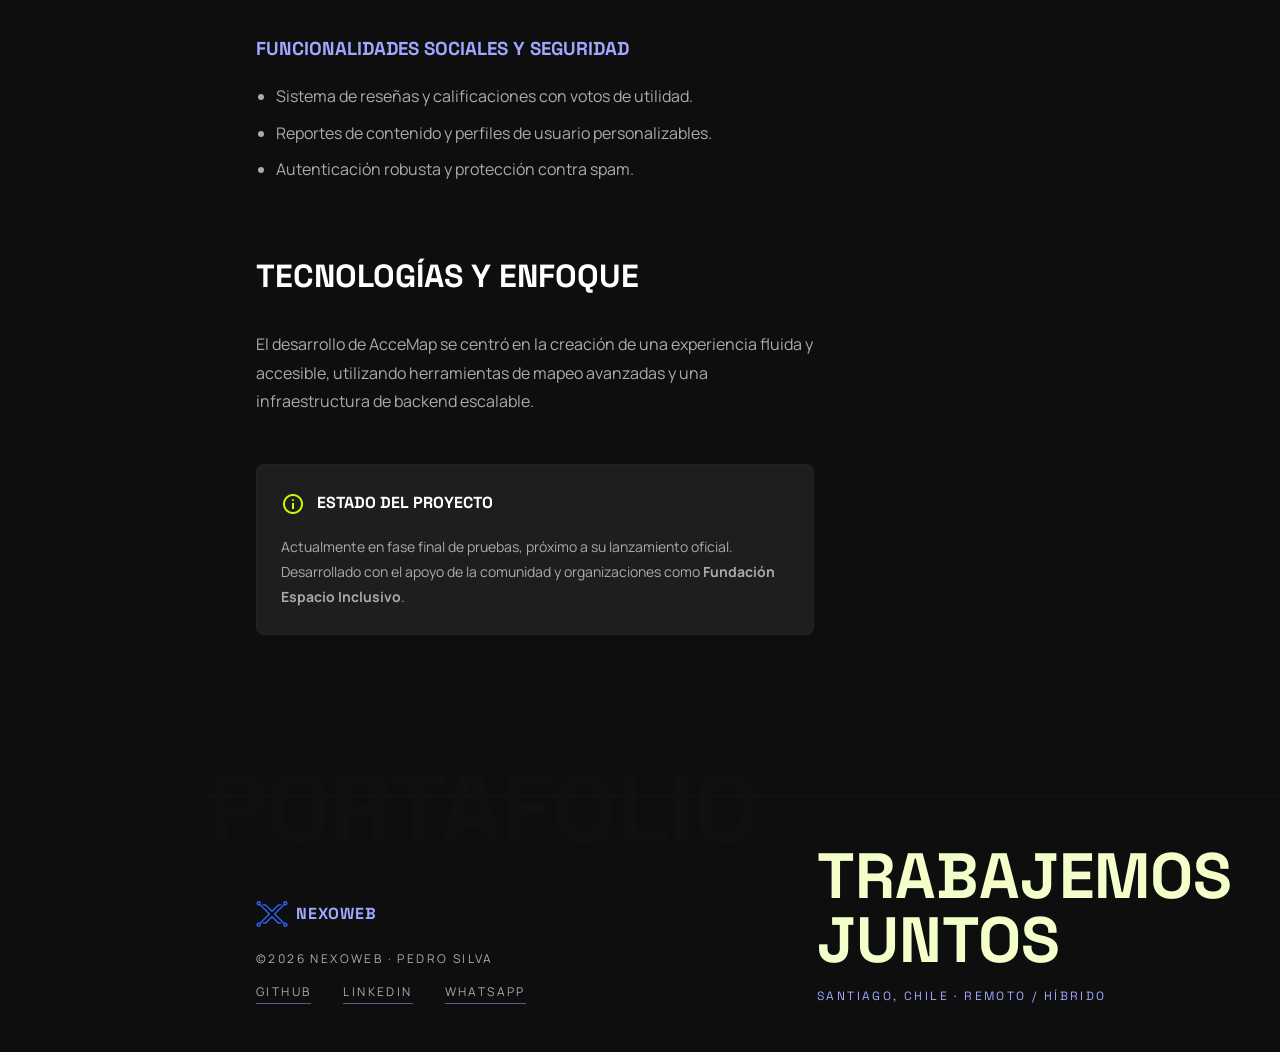
<file: accemap.html>
<!DOCTYPE html>
<html lang="es" class="dark">
<head>
    <meta charset="UTF-8">
    <meta name="viewport" content="width=device-width, initial-scale=1.0">
    <title>AcceMap | Pedro Silva Rojas</title>
    <link rel="icon" type="image/webp" href="img/logo.webp">
    <meta name="description" content="AcceMap: Mapa Colaborativo de Accesibilidad — Un proyecto de impacto social desarrollado por Pedro Silva Rojas.">
    <link rel="stylesheet" href="styles/base.css">
    <style>
        /* ── Pixel grid bg ──────────────────────────────────── */
        .pixel-grid {
            background-image: radial-gradient(circle, #484847 1px, transparent 1px);
            background-size: 20px 20px;
        }

        /* ── Topbar nav (intra-page) ────────────────────────── */
        .topbar-nav { display: flex; gap: 40px; align-items: center; }

        .topbar-nav-link {
            font-family: var(--font-headline);
            font-weight: 700;
            font-size: 11px;
            text-transform: uppercase;
            letter-spacing: 0.15em;
            color: rgba(255, 255, 255, 0.4);
            text-decoration: none;
            position: relative;
            transition: color 0.3s ease;
            padding-bottom: 4px;
            cursor: pointer;
            background: none;
            border: none;
        }

        .topbar-nav-link::after {
            content: '';
            position: absolute;
            bottom: 0; left: 0;
            width: 0; height: 2px;
            background: var(--color-tertiary-fixed);
            transition: width 0.3s ease;
        }

        .topbar-nav-link:hover { color: rgba(255, 255, 255, 0.8); }

        .topbar.scrolled {
            background: rgba(14, 14, 14, 0.88);
            backdrop-filter: blur(16px);
            border-bottom: 1px solid var(--color-outline-variant);
        }

        .card-badge {
            display: inline-flex;
            align-items: center;
            gap: 6px;
            padding: 3px 10px;
            font-family: var(--font-headline);
            font-size: 10px;
            font-weight: 700;
            text-transform: uppercase;
            letter-spacing: 0.15em;
        }

        .badge-dev {
            border: 1px solid var(--color-primary);
            color: var(--color-primary);
        }

        .badge-dev .badge-dot { background: var(--color-primary); }

        .badge-dot {
            width: 6px; height: 6px;
            border-radius: 50%;
            flex-shrink: 0;
        }

        .tag {
            padding: 3px 10px;
            font-family: var(--font-headline);
            font-size: 9px;
            font-weight: 700;
            text-transform: uppercase;
            letter-spacing: 0.1em;
            color: var(--color-primary);
        }

        /* ── Responsividad Local (accemap.html) ───────── */
        @media screen and (max-width: 1024px) {
            .project-layout { grid-template-columns: 1fr !important; }
            .sidebar-info { position: relative !important; top: 0 !important; }
        }

        @media screen and (max-width: 768px) {
            main {
                padding-top: 96px !important;
                padding-left: 0 !important;
            }
            .topbar-nav {
                display: none !important;
            }
            section[style*="padding: 48px"] {
                padding: 32px 24px !important;
            }
            .project-layout {
                padding: 32px 24px !important;
                gap: 48px !important;
            }
            .sidebar-info > div {
                padding: 24px !important;
            }
        }
    </style>
</head>
<body>
    <a href="#main-content" class="skip-link">Saltar al contenido principal</a>

    <!-- Side Navigation Bar -->
    <nav class="sidenav" aria-label="Navegación lateral">
        <div>
            <div class="sidenav-logo">PS</div>
            <div class="sidenav-links">
                <a href="index.html" class="sidenav-link">
                    <span class="material-symbols-outlined" aria-hidden="true">person</span>
                    <small>Inicio</small>
                </a>
                <a href="about.html" class="sidenav-link">
                    <span class="material-symbols-outlined" aria-hidden="true">history_edu</span>
                    <small>Sobre Mí</small>
                </a>
                <a href="proyectos.html" class="sidenav-link active" aria-current="page">
                    <span class="material-symbols-outlined" aria-hidden="true">grid_view</span>
                    <small>Proyectos</small>
                </a>
            </div>
        </div>
        <div style="display: flex; flex-direction: column; align-items: center; gap: 24px;">
            <a href="experience.html" class="sidenav-link">
                <span class="material-symbols-outlined" aria-hidden="true">folder_open</span>
                <small>Experiencia</small>
            </a>
            <div style="width: 40px; height: 40px; border: 1px solid var(--color-outline-variant); overflow: hidden;">
                <img src="img/pedro3.webp" alt="Foto de perfil de Pedro Silva" style="width: 100%; height: 100%; object-fit: cover;">
            </div>
        </div>
    </nav>

    <!-- Top App Bar -->
    <header class="topbar" id="topbar">
        <div class="topbar-title">PORTAFOLIO_PS</div>
        <nav class="desktop-nav topbar-nav" aria-label="Navegación del Proyecto">
            <a href="#contexto" class="topbar-nav-link">Contexto</a>
            <a href="#solucion" class="topbar-nav-link">Características</a>
        </nav>
        <div class="topbar-actions">
            <button class="theme-toggle" aria-label="Cambiar tema de color" style="background: none; border: none; color: inherit; padding: 0; cursor: pointer;">
                <span class="material-symbols-outlined" style="display: block;">dark_mode</span>
            </button>
            <a href="experience.html#contacto" class="btn-connect">Contactar</a>
            <button class="menu-toggle" id="menu-toggle" aria-label="Abrir menú móvil">
                <span class="material-symbols-outlined" aria-hidden="true">menu</span>
            </button>
        </div>
    </header>

    <!-- Mobile Navigation Drawer -->
    <div class="mobile-nav-overlay" id="mobile-nav-overlay"></div>
    <nav class="mobile-nav-drawer" id="mobile-nav-drawer" aria-label="Navegación móvil">
        <div class="mobile-nav-header">
            <div class="sidenav-logo">PS</div>
            <button class="menu-close" id="menu-close" aria-label="Cerrar menú móvil">
                <span class="material-symbols-outlined" aria-hidden="true">close</span>
            </button>
        </div>
        <div class="mobile-nav-links">
            <a href="index.html" class="mobile-nav-link">Inicio</a>
            <a href="about.html" class="mobile-nav-link">Sobre Mí</a>
            <a href="proyectos.html" class="mobile-nav-link active" aria-current="page">Proyectos</a>
            <a href="experience.html" class="mobile-nav-link">Experiencia</a>
        </div>
    </nav>

    <main id="main-content" style="padding-top: 128px; padding-left: 112px;">
        <!-- Glow deco -->
        <div aria-hidden="true" style="position: absolute; top: 80px; right: -5%; width: 320px; height: 320px; background: rgba(161,166,255,0.06); border-radius: 50%; filter: blur(100px); z-index: -1; pointer-events: none;"></div>

        <!-- ═══ HERO PROYECTO ════════════════════════════════════════════ -->
        <section style="padding: 48px; border-bottom: 1px solid var(--color-outline-variant); position: relative; background: var(--color-surface-low);" aria-labelledby="hero-heading">
            <div class="pixel-grid" aria-hidden="true" style="position: absolute; inset: 0; opacity: 0.1; pointer-events: none;"></div>
            <div style="position: relative; z-index: 10;">
                <a href="proyectos.html#section-dev" style="color: var(--color-on-surface-variant); text-decoration: none; display: inline-flex; align-items: center; gap: 6px; font-family: var(--font-headline); font-size: 11px; text-transform: uppercase; letter-spacing: 0.1em; margin-bottom: 32px; transition: color 0.2s ease;" onmouseover="this.style.color='white'" onmouseout="this.style.color='var(--color-on-surface-variant)'">
                    <span class="material-symbols-outlined" style="font-size: 16px;" aria-hidden="true">arrow_back</span>
                    Volver a Proyectos
                </a>
                <br>
                <span class="card-badge badge-dev" style="margin-bottom: 24px;">
                    <span class="badge-dot" aria-hidden="true"></span><span style="font-family: var(--font-headline);">FRONTEND DEVELOPER</span>
                </span>
                <h1 id="hero-heading" style="font-family: var(--font-headline); font-size: clamp(3rem, 6vw, 6rem); font-weight: 900; text-transform: uppercase; line-height: 0.9; margin-bottom: 16px; color: white;">
                    ACCEMAP
                </h1>
                <p style="font-size: 1.5rem; color: var(--color-primary); font-weight: 700; margin-bottom: 24px;">Mapa Colaborativo de Accesibilidad</p>
                <div style="display: flex; gap: 16px; margin-bottom: 20px;">
                    <a href="http://www.accemap.cl" target="_blank" rel="noopener noreferrer" style="background: var(--color-primary); color: #0600a5; padding: 12px 32px; font-family: var(--font-headline); font-weight: 900; text-transform: uppercase; letter-spacing: 0.15em; text-decoration: none; display: inline-flex; align-items: center; gap: 8px; transition: background 0.2s ease;" onmouseover="this.style.background='white'" onmouseout="this.style.background='var(--color-primary)'">
                        <span>Ver Proyecto</span>
                        <span class="material-symbols-outlined" style="font-size: 18px;" aria-hidden="true">arrow_outward</span>
                    </a>
                </div>
            </div>
        </section>

        <!-- ═══ CONTENIDO PROYECTO ═══════════════════════════════════════ -->
        <section class="project-layout" style="padding: 64px 48px; display: grid; grid-template-columns: 2fr 1fr; gap: 64px;">
            <div class="content-body" style="font-size: 16px; line-height: 1.8; color: var(--color-on-surface-variant);">
                
                <h2 id="contexto" style="font-family: var(--font-headline); font-size: 2rem; color: white; margin-bottom: 24px; text-transform: uppercase; scroll-margin-top: 140px;">Descripción General</h2>
                <p>AcceMap es una plataforma web interactiva diseñada para empoderar a personas con discapacidad, permitiéndoles descubrir, evaluar y compartir información sobre la accesibilidad de espacios públicos y privados.</p>

                <div class="project-img-wrapper" style="margin: 48px 0; overflow: hidden; border: 1px solid var(--color-outline-variant); border-top: 3px solid var(--color-primary); background: var(--color-surface-high); position: relative;">
                    <div class="pixel-grid" aria-hidden="true" style="position: absolute; inset: 0; opacity: 0.1; pointer-events: none; z-index: 0;"></div>
                    <img src="img/projects/accemap.webp" alt="Vista previa de la plataforma AcceMap" style="width: 100%; height: auto; display: block; position: relative; z-index: 10; opacity: 0.9; transition: transform 0.5s ease, opacity 0.5s ease; cursor: pointer;" onmouseover="this.style.transform='scale(1.03)'; this.style.opacity='1'" onmouseout="this.style.transform='scale(1)'; this.style.opacity='0.9'">
                </div>

                <h2 id="solucion" style="font-family: var(--font-headline); font-size: 2rem; color: white; margin-top: 48px; margin-bottom: 24px; text-transform: uppercase; scroll-margin-top: 140px;">Características Destacadas</h2>
                
                <h3 style="color: var(--color-primary); margin-top: 32px; margin-bottom: 16px; font-family: var(--font-headline); text-transform: uppercase;">Sistema de Calificación Intuitivo</h3>
                <ul style="margin-bottom: 24px; padding-left: 20px;">
                    <li style="margin-bottom: 8px;">Marcadores de colores para niveles de accesibilidad.</li>
                    <li style="margin-bottom: 8px;">Sistema de reseñas con validación comunitaria.</li>
                    <li style="margin-bottom: 8px;">Moderación de contenido para mantener la calidad.</li>
                </ul>

                <h3 style="color: var(--color-primary); margin-top: 32px; margin-bottom: 16px; font-family: var(--font-headline); text-transform: uppercase;">Interfaz Adaptativa</h3>
                <ul style="margin-bottom: 24px; padding-left: 20px;">
                    <li style="margin-bottom: 8px;">Diseño responsivo para todos los dispositivos.</li>
                    <li style="margin-bottom: 8px;">Disponibilidad de modo oscuro y modo claro.</li>
                    <li style="margin-bottom: 8px;">Accesibilidad web implementada según estándares WCAG.</li>
                </ul>

                <h3 style="color: var(--color-primary); margin-top: 32px; margin-bottom: 16px; font-family: var(--font-headline); text-transform: uppercase;">Funcionalidades Sociales y Seguridad</h3>
                <ul style="margin-bottom: 24px; padding-left: 20px;">
                    <li style="margin-bottom: 8px;">Sistema de reseñas y calificaciones con votos de utilidad.</li>
                    <li style="margin-bottom: 8px;">Reportes de contenido y perfiles de usuario personalizables.</li>
                    <li style="margin-bottom: 8px;">Autenticación robusta y protección contra spam.</li>
                </ul>

                <h2 style="font-family: var(--font-headline); font-size: 2rem; color: white; margin-top: 64px; margin-bottom: 24px; text-transform: uppercase;">Tecnologías y Enfoque</h2>
                <p>El desarrollo de AcceMap se centró en la creación de una experiencia fluida y accesible, utilizando herramientas de mapeo avanzadas y una infraestructura de backend escalable.</p>
                
                <div style="background: rgba(38,38,38,0.7); border: 1px solid var(--color-outline-variant); padding: 24px; border-radius: 8px; margin-top: 48px;">
                    <div style="display: flex; gap: 12px; align-items: center; margin-bottom: 16px;">
                        <span class="material-symbols-outlined" style="color: var(--color-tertiary-fixed);" aria-hidden="true">info</span>
                        <h4 style="font-family: var(--font-headline); color: white; margin: 0; text-transform: uppercase;">Estado del Proyecto</h4>
                    </div>
                    <p style="margin: 0; font-size: 14px;">Actualmente en fase final de pruebas, próximo a su lanzamiento oficial. Desarrollado con el apoyo de la comunidad y organizaciones como <strong>Fundación Espacio Inclusivo</strong>.</p>
                </div>
            </div>

            <!-- Sidebar Info -->
            <div class="sidebar-info" style="position: sticky; top: 120px; height: max-content; display: flex; flex-direction: column; gap: 32px;">
                
                <div style="background: var(--color-surface-high); border: 1px solid var(--color-outline-variant); padding: 32px;">
                    <h3 style="font-family: var(--font-headline); font-size: 14px; color: var(--color-primary); text-transform: uppercase; letter-spacing: 0.1em; margin-bottom: 24px;">Impacto Social</h3>
                    <ul style="list-style: none; padding: 0; margin: 0; display: flex; flex-direction: column; gap: 20px;">
                        <li style="align-items: flex-start;">
                            <span class="material-symbols-outlined" style="color: var(--color-tertiary-fixed); font-size: 24px; margin-top: 2px;" aria-hidden="true">inclusive__language</span>
                            <div><span style="font-size: 13px; color: white;">Promoción de la <strong>inclusión</strong> en espacios públicos.</span></div>
                        </li>
                        <li style="display: flex; align-items: flex-start; gap: 16px;">
                            <span class="material-symbols-outlined" style="color: var(--color-tertiary-fixed); font-size: 24px; margin-top: 2px;" aria-hidden="true">groups</span>
                            <div><span style="font-size: 13px; color: white;">Empoderamiento de la <strong>comunidad</strong> con discapacidad.</span></div>
                        </li>
                        <li style="display: flex; align-items: flex-start; gap: 16px;">
                            <span class="material-symbols-outlined" style="color: var(--color-tertiary-fixed); font-size: 24px; margin-top: 2px;" aria-hidden="true">assignment_turned_in</span>
                            <div><span style="font-size: 13px; color: white;">Fomento de la <strong>accesibilidad universal</strong> en negocios.</span></div>
                        </li>
                    </ul>
                </div>

                <div style="background: var(--color-surface-high); border: 1px solid var(--color-outline-variant); padding: 32px;">
                    <h3 style="font-family: var(--font-headline); font-size: 14px; color: var(--color-primary); text-transform: uppercase; letter-spacing: 0.1em; margin-bottom: 20px;">Enfoque Principal</h3>
                    <div style="display: flex; flex-direction: column; gap: 12px;">
                        <div style="background: rgba(255,255,255,0.03); padding: 12px; border-left: 2px solid var(--color-tertiary-fixed);">
                            <span style="font-size: 13px; color: white;"><strong>Accesibilidad Web ♿:</strong> Implementación de estándares WCAG.</span>
                        </div>
                        <div style="background: rgba(255,255,255,0.03); padding: 12px; border-left: 2px solid var(--color-primary);">
                            <span style="font-size: 13px; color: white;"><strong>Mapas Interactivos:</strong> Visualización de datos geolocalizados.</span>
                        </div>
                    </div>
                </div>

                <div style="background: var(--color-surface-high); border: 1px solid var(--color-outline-variant); padding: 32px;">
                    <h3 style="font-family: var(--font-headline); font-size: 14px; color: var(--color-primary); text-transform: uppercase; letter-spacing: 0.1em; margin-bottom: 16px;">Habilidades Aplicadas</h3>
                    <div style="display: flex; flex-wrap: wrap; gap: 8px; margin-bottom: 24px;">
                        <span class="tag" style="background: rgba(161,166,255,0.08); border: 1px solid rgba(161,166,255,0.2);">Desarrollo Frontend</span>
                        <span class="tag" style="background: rgba(161,166,255,0.08); border: 1px solid rgba(161,166,255,0.2);">Arquitectura Web</span>
                        <span class="tag" style="background: rgba(161,166,255,0.08); border: 1px solid rgba(161,166,255,0.2);">UX/UI Inclusivo</span>
                        <span class="tag" style="background: rgba(161,166,255,0.08); border: 1px solid rgba(161,166,255,0.2);">API Integration</span>
                    </div>

                    <h3 style="font-family: var(--font-headline); font-size: 14px; color: var(--color-primary); text-transform: uppercase; letter-spacing: 0.1em; margin-bottom: 16px;">Tecnologías</h3>
                    <div style="display: flex; flex-wrap: wrap; gap: 8px;">
                        <span class="tag" style="background: rgba(255,255,255,0.05); border: 1px solid rgba(255,255,255,0.1); color: white;">HTML5 / CSS3</span>
                        <span class="tag" style="background: rgba(255,255,255,0.05); border: 1px solid rgba(255,255,255,0.1); color: white;">Leaflet / Mapbox</span>
                        <span class="tag" style="background: rgba(255,255,255,0.05); border: 1px solid rgba(255,255,255,0.1); color: white;">Firebase</span>
                        <span class="tag" style="background: rgba(255,255,255,0.05); border: 1px solid rgba(255,255,255,0.1); color: white;">Bootstrap</span>
                    </div>
                </div>
            </div>
        </section>

        <!-- Footer Area -->
        <footer>
            <div class="footer-bg-text" aria-hidden="true">PORTAFOLIO</div>
            <div style="position: relative; z-index: 10;">
                <div style="display: flex; align-items: center; gap: 8px; margin-bottom: 20px;">
                    <span style="width: 32px; height: 32px; display: inline-flex; align-items: center; justify-content: center; flex-shrink: 0; overflow: hidden; border-radius: 4px;">
                        <img src="img/logo_nexo.webp" alt="" aria-hidden="true" style="width: 100%; height: 100%; object-fit: contain;">
                    </span>
                    <span style="font-family: var(--font-headline); font-size: 1rem; font-weight: 900; color: var(--color-primary); text-transform: uppercase; letter-spacing: 0.05em;">NexoWeb</span>
                </div>
                <p style="font-size: 12px; letter-spacing: 0.2em; text-transform: uppercase; color: var(--color-on-surface-variant);">©<span id="copyright-year">2025</span> NexoWeb · Pedro Silva</p>
                <div style="margin-top: 16px; display: flex; gap: 32px;">
                    <a href="#" class="footer-link" target="_blank" rel="noopener noreferrer">GitHub</a>
                    <a href="#" class="footer-link" target="_blank" rel="noopener noreferrer">LinkedIn</a>
                    <a href="https://wa.me/56997236064?text=Hola%20Pedro%2C%20estuve%20viendo%20tu%20portafolio%20y%20me%20interesa%20tu%20perfil%20h%C3%ADbrido%20(Tech%2BCX).%20Me%20gustar%C3%ADa%20conversar%20contigo." target="_blank" rel="noopener noreferrer" class="footer-link" aria-label="WhatsApp de Pedro Silva">WhatsApp</a>
                </div>
            </div>
            <div style="position: relative; z-index: 10;">
                <div class="footer-title">Trabajemos<br>Juntos</div>
                <p class="footer-subtitle">Santiago, Chile · Remoto / Híbrido</p>
            </div>
        </footer>
    </main>

    <!-- WhatsApp FAB -->
    <div style="position: fixed; bottom: 48px; right: 48px; z-index: 50;">
        <a href="https://wa.me/56997236064?text=Hola%20Pedro%2C%20estuve%20viendo%20tu%20portafolio%20y%20me%20interesa%20tu%20perfil%20h%C3%ADbrido%20(Tech%2BCX).%20Me%20gustar%C3%ADa%20conversar%20contigo." target="_blank" rel="noopener noreferrer" title="Escríbeme por WhatsApp" aria-label="Enviar mensaje por WhatsApp" style="width: 64px; height: 64px; background: var(--color-tertiary-fixed); color: #2b3a00; display: flex; align-items: center; justify-content: center; cursor: pointer; box-shadow: 0 20px 40px rgba(202,253,0,0.15); text-decoration: none; transition: transform 0.2s ease;" onmouseover="this.style.transform='scale(1.1)'" onmouseout="this.style.transform='scale(1)'">
            <span class="material-symbols-outlined" style="font-size: 32px; font-variation-settings: 'FILL' 1;" aria-hidden="true">chat_bubble</span>
        </a>
    </div>

    <script src="js/main.js"></script>
    <script>
        // ── Topbar scroll backdrop ───────────────────────────────────────────
        (function () {
            const topbar = document.getElementById('topbar');
            window.addEventListener('scroll', () => {
                topbar.classList.toggle('scrolled', window.scrollY > 50);
            }, { passive: true });
        })();
    </script>
</body>
</html>
</file>
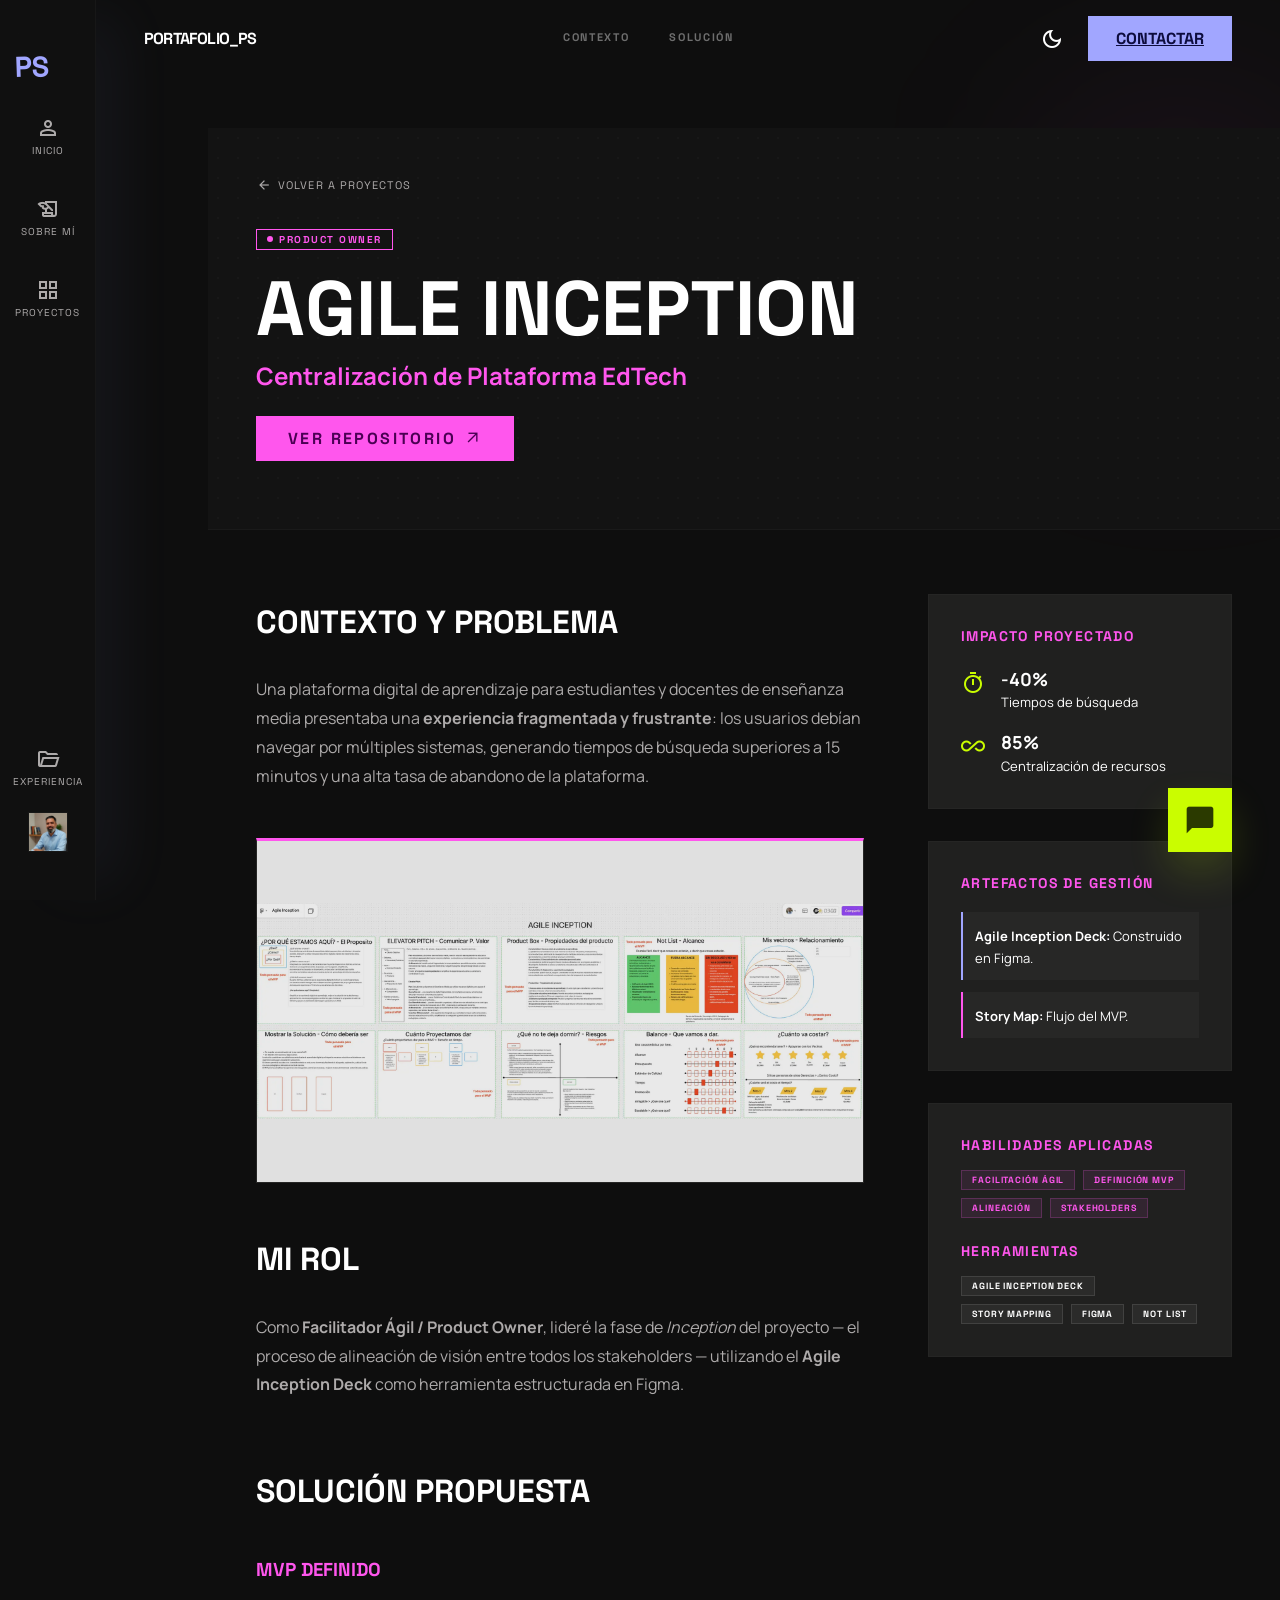
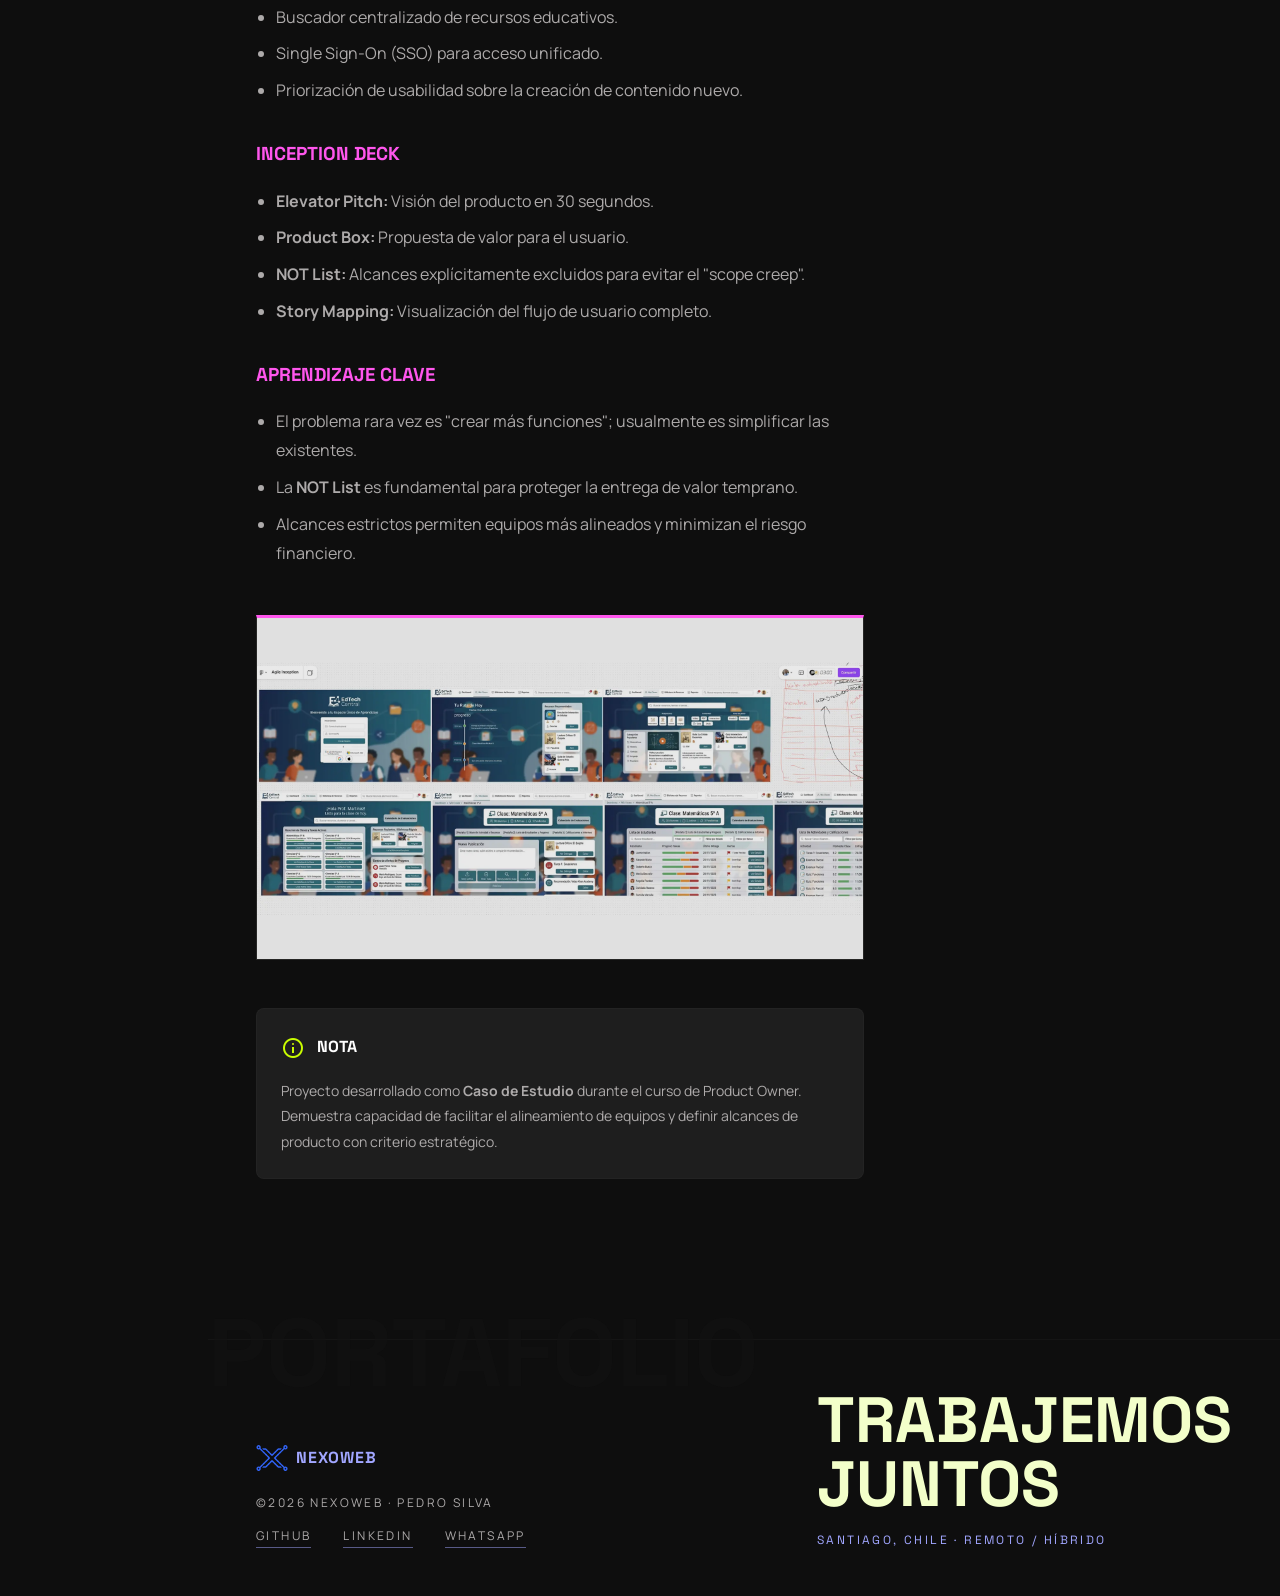
<file: agileinception.html>
<!DOCTYPE html>
<html lang="es" class="dark">
<head>
    <meta charset="UTF-8">
    <meta name="viewport" content="width=device-width, initial-scale=1.0">
    <title>Agile Inception | Pedro Silva Rojas</title>
    <link rel="icon" type="image/webp" href="img/logo.webp">
    <meta name="description" content="Centralización de Plataforma EdTech - Proyecto de Product Owner por Pedro Silva Rojas.">
    <link rel="stylesheet" href="styles/base.css">
    <style>
        /* ── Pixel grid bg ──────────────────────────────────── */
        .pixel-grid {
            background-image: radial-gradient(circle, #484847 1px, transparent 1px);
            background-size: 20px 20px;
        }

        /* ── Topbar nav (intra-page) ────────────────────────── */
        .topbar-nav { display: flex; gap: 40px; align-items: center; }

        .topbar-nav-link {
            font-family: var(--font-headline);
            font-weight: 700;
            font-size: 11px;
            text-transform: uppercase;
            letter-spacing: 0.15em;
            color: rgba(255, 255, 255, 0.4);
            text-decoration: none;
            position: relative;
            transition: color 0.3s ease;
            padding-bottom: 4px;
            cursor: pointer;
            background: none;
            border: none;
        }

        .topbar-nav-link::after {
            content: '';
            position: absolute;
            bottom: 0; left: 0;
            width: 0; height: 2px;
            background: var(--color-tertiary-fixed);
            transition: width 0.3s ease;
        }

        .topbar-nav-link:hover { color: rgba(255, 255, 255, 0.8); }

        .topbar.scrolled {
            background: rgba(14, 14, 14, 0.88);
            backdrop-filter: blur(16px);
            border-bottom: 1px solid var(--color-outline-variant);
        }

        .card-badge {
            display: inline-flex;
            align-items: center;
            gap: 6px;
            padding: 3px 10px;
            font-family: var(--font-headline);
            font-size: 10px;
            font-weight: 700;
            text-transform: uppercase;
            letter-spacing: 0.15em;
        }

        .badge-po {
            border: 1px solid var(--color-secondary);
            color: var(--color-secondary);
        }

        .badge-po .badge-dot { background: var(--color-secondary); }

        .badge-dot {
            width: 6px; height: 6px;
            border-radius: 50%;
            flex-shrink: 0;
        }

        .tag {
            padding: 3px 10px;
            font-family: var(--font-headline);
            font-size: 9px;
            font-weight: 700;
            text-transform: uppercase;
            letter-spacing: 0.1em;
            color: var(--color-primary);
        }

        /* ── Responsividad Local (agileinception.html) ───────── */
        @media screen and (max-width: 1024px) {
            .project-layout { grid-template-columns: 1fr !important; }
            .sidebar-info { position: relative !important; top: 0 !important; }
        }

        @media screen and (max-width: 768px) {
            main {
                padding-top: 96px !important;
                padding-left: 0 !important;
            }
            .topbar-nav {
                display: none !important;
            }
            section[style*="padding: 48px"] {
                padding: 32px 24px !important;
            }
            .project-layout {
                padding: 32px 24px !important;
                gap: 48px !important;
            }
            .sidebar-info > div {
                padding: 24px !important;
            }
        }
    </style>
</head>
<body>
    <a href="#main-content" class="skip-link">Saltar al contenido principal</a>

    <!-- Side Navigation Bar -->
    <nav class="sidenav" aria-label="Navegación lateral">
        <div>
            <div class="sidenav-logo">PS</div>
            <div class="sidenav-links">
                <a href="index.html" class="sidenav-link">
                    <span class="material-symbols-outlined" aria-hidden="true">person</span>
                    <small>Inicio</small>
                </a>
                <a href="about.html" class="sidenav-link">
                    <span class="material-symbols-outlined" aria-hidden="true">history_edu</span>
                    <small>Sobre Mí</small>
                </a>
                <a href="proyectos.html" class="sidenav-link active" aria-current="page">
                    <span class="material-symbols-outlined" aria-hidden="true">grid_view</span>
                    <small>Proyectos</small>
                </a>
            </div>
        </div>
        <div style="display: flex; flex-direction: column; align-items: center; gap: 24px;">
            <a href="experience.html" class="sidenav-link">
                <span class="material-symbols-outlined" aria-hidden="true">folder_open</span>
                <small>Experiencia</small>
            </a>
            <div style="width: 40px; height: 40px; border: 1px solid var(--color-outline-variant); overflow: hidden;">
                <img src="img/pedro3.webp" alt="Foto de perfil de Pedro Silva" style="width: 100%; height: 100%; object-fit: cover;">
            </div>
        </div>
    </nav>

    <!-- Top App Bar -->
    <header class="topbar" id="topbar">
        <div class="topbar-title">PORTAFOLIO_PS</div>
        <nav class="desktop-nav topbar-nav" aria-label="Navegación del Proyecto">
            <a href="#contexto" class="topbar-nav-link">Contexto</a>
            <a href="#solucion" class="topbar-nav-link">Solución</a>
        </nav>
        <div class="topbar-actions">
            <button class="theme-toggle" aria-label="Cambiar tema de color" style="background: none; border: none; color: inherit; padding: 0; cursor: pointer;">
                <span class="material-symbols-outlined" style="display: block;">dark_mode</span>
            </button>
            <a href="experience.html#contacto" class="btn-connect">Contactar</a>
            <button class="menu-toggle" id="menu-toggle" aria-label="Abrir menú móvil">
                <span class="material-symbols-outlined" aria-hidden="true">menu</span>
            </button>
        </div>
    </header>

    <!-- Mobile Navigation Drawer -->
    <div class="mobile-nav-overlay" id="mobile-nav-overlay"></div>
    <nav class="mobile-nav-drawer" id="mobile-nav-drawer" aria-label="Navegación móvil">
        <div class="mobile-nav-header">
            <div class="sidenav-logo">PS</div>
            <button class="menu-close" id="menu-close" aria-label="Cerrar menú móvil">
                <span class="material-symbols-outlined" aria-hidden="true">close</span>
            </button>
        </div>
        <div class="mobile-nav-links">
            <a href="index.html" class="mobile-nav-link">Inicio</a>
            <a href="about.html" class="mobile-nav-link">Sobre Mí</a>
            <a href="proyectos.html" class="mobile-nav-link active" aria-current="page">Proyectos</a>
            <a href="experience.html" class="mobile-nav-link">Experiencia</a>
        </div>
    </nav>

    <main id="main-content" style="padding-top: 128px; padding-left: 112px;">
        <!-- Glow deco -->
        <div aria-hidden="true" style="position: absolute; top: 80px; right: -5%; width: 320px; height: 320px; background: rgba(255,86,237,0.06); border-radius: 50%; filter: blur(100px); z-index: -1; pointer-events: none;"></div>

        <!-- ═══ HERO PROYECTO ════════════════════════════════════════════ -->
        <section style="padding: 48px; border-bottom: 1px solid var(--color-outline-variant); position: relative; background: var(--color-surface-low);" aria-labelledby="hero-heading">
            <div class="pixel-grid" aria-hidden="true" style="position: absolute; inset: 0; opacity: 0.1; pointer-events: none;"></div>
            <div style="position: relative; z-index: 10;">
                <a href="proyectos.html#section-po" style="color: var(--color-on-surface-variant); text-decoration: none; display: inline-flex; align-items: center; gap: 6px; font-family: var(--font-headline); font-size: 11px; text-transform: uppercase; letter-spacing: 0.1em; margin-bottom: 32px; transition: color 0.2s ease;" onmouseover="this.style.color='white'" onmouseout="this.style.color='var(--color-on-surface-variant)'">
                    <span class="material-symbols-outlined" style="font-size: 16px;" aria-hidden="true">arrow_back</span>
                    Volver a Proyectos
                </a>
                <br>
                <span class="card-badge badge-po" style="margin-bottom: 24px;">
                    <span class="badge-dot" aria-hidden="true"></span><span style="font-family: var(--font-headline);">PRODUCT OWNER</span>
                </span>
                <h1 id="hero-heading" style="font-family: var(--font-headline); font-size: clamp(3rem, 6vw, 6rem); font-weight: 900; text-transform: uppercase; line-height: 0.9; margin-bottom: 16px; color: white;">
                    AGILE INCEPTION
                </h1>
                <p style="font-size: 1.5rem; color: var(--color-secondary); font-weight: 700; margin-bottom: 24px;">Centralización de Plataforma EdTech</p>
                <div style="display: flex; gap: 16px; margin-bottom: 20px;">
                    <a href="https://github.com/Pedro-Silva-R/EdTech-Agile-Inception" target="_blank" rel="noopener noreferrer" style="background: var(--color-secondary); color: #4b0054; padding: 12px 32px; font-family: var(--font-headline); font-weight: 900; text-transform: uppercase; letter-spacing: 0.15em; text-decoration: none; display: inline-flex; align-items: center; gap: 8px; transition: background 0.2s ease;" onmouseover="this.style.background='white'" onmouseout="this.style.background='var(--color-secondary)'">
                        <span>Ver Repositorio</span>
                        <span class="material-symbols-outlined" style="font-size: 18px;" aria-hidden="true">arrow_outward</span>
                    </a>
                </div>
            </div>
        </section>

        <!-- ═══ CONTENIDO PROYECTO ═══════════════════════════════════════ -->
        <section class="project-layout" style="padding: 64px 48px; display: grid; grid-template-columns: 2fr 1fr; gap: 64px;">
            <div class="content-body" style="font-size: 16px; line-height: 1.8; color: var(--color-on-surface-variant);">
                
                <h2 id="contexto" style="font-family: var(--font-headline); font-size: 2rem; color: white; margin-bottom: 24px; text-transform: uppercase; scroll-margin-top: 140px;">Contexto y Problema</h2>
                <p>Una plataforma digital de aprendizaje para estudiantes y docentes de enseñanza media presentaba una <strong>experiencia fragmentada y frustrante</strong>: los usuarios debían navegar por múltiples sistemas, generando tiempos de búsqueda superiores a 15 minutos y una alta tasa de abandono de la plataforma.</p>

                <div class="project-img-wrapper" style="margin: 48px 0; overflow: hidden; border: 1px solid var(--color-outline-variant); border-top: 3px solid var(--color-secondary); background: var(--color-surface-high); position: relative;">
                    <div class="pixel-grid" aria-hidden="true" style="position: absolute; inset: 0; opacity: 0.1; pointer-events: none; z-index: 0;"></div>
                    <img src="assets/AgileInception_1.webp" alt="Elevator Pitch Agile Inception" style="width: 100%; height: auto; display: block; position: relative; z-index: 10; opacity: 0.9; transition: transform 0.5s ease, opacity 0.5s ease; cursor: pointer;" onmouseover="this.style.transform='scale(1.03)'; this.style.opacity='1'" onmouseout="this.style.transform='scale(1)'; this.style.opacity='0.9'">
                </div>

                <h2 style="font-family: var(--font-headline); font-size: 2rem; color: white; margin-top: 48px; margin-bottom: 24px; text-transform: uppercase;">Mi Rol</h2>
                <p>Como <strong>Facilitador Ágil / Product Owner</strong>, lideré la fase de <em>Inception</em> del proyecto — el proceso de alineación de visión entre todos los stakeholders — utilizando el <strong>Agile Inception Deck</strong> como herramienta estructurada en Figma.</p>

                <h2 id="solucion" style="font-family: var(--font-headline); font-size: 2rem; color: white; margin-top: 64px; margin-bottom: 24px; text-transform: uppercase; scroll-margin-top: 140px;">Solución Propuesta</h2>
                
                <h3 style="color: var(--color-secondary); margin-top: 32px; margin-bottom: 16px; font-family: var(--font-headline); text-transform: uppercase;">MVP Definido</h3>
                <ul style="margin-bottom: 24px; padding-left: 20px;">
                    <li style="margin-bottom: 8px;">Buscador centralizado de recursos educativos.</li>
                    <li style="margin-bottom: 8px;">Single Sign-On (SSO) para acceso unificado.</li>
                    <li style="margin-bottom: 8px;">Priorización de usabilidad sobre la creación de contenido nuevo.</li>
                </ul>

                <h3 style="color: var(--color-secondary); margin-top: 32px; margin-bottom: 16px; font-family: var(--font-headline); text-transform: uppercase;">Inception Deck</h3>
                <ul style="margin-bottom: 24px; padding-left: 20px;">
                    <li style="margin-bottom: 8px;"><strong>Elevator Pitch:</strong> Visión del producto en 30 segundos.</li>
                    <li style="margin-bottom: 8px;"><strong>Product Box:</strong> Propuesta de valor para el usuario.</li>
                    <li style="margin-bottom: 8px;"><strong>NOT List:</strong> Alcances explícitamente excluidos para evitar el "scope creep".</li>
                    <li style="margin-bottom: 8px;"><strong>Story Mapping:</strong> Visualización del flujo de usuario completo.</li>
                </ul>

                <h3 style="color: var(--color-secondary); margin-top: 32px; margin-bottom: 16px; font-family: var(--font-headline); text-transform: uppercase;">Aprendizaje Clave</h3>
                <ul style="margin-bottom: 24px; padding-left: 20px;">
                    <li style="margin-bottom: 8px;">El problema rara vez es "crear más funciones"; usualmente es simplificar las existentes.</li>
                    <li style="margin-bottom: 8px;">La <strong>NOT List</strong> es fundamental para proteger la entrega de valor temprano.</li>
                    <li style="margin-bottom: 8px;">Alcances estrictos permiten equipos más alineados y minimizan el riesgo financiero.</li>
                </ul>

                <div class="project-img-wrapper" style="margin: 48px 0; overflow: hidden; border: 1px solid var(--color-outline-variant); border-top: 3px solid var(--color-secondary); background: var(--color-surface-high); position: relative;">
                    <div class="pixel-grid" aria-hidden="true" style="position: absolute; inset: 0; opacity: 0.1; pointer-events: none; z-index: 0;"></div>
                    <img src="assets/AgileInception_2.webp" alt="Story Map Agile Inception" style="width: 100%; height: auto; display: block; position: relative; z-index: 10; opacity: 0.9; transition: transform 0.5s ease, opacity 0.5s ease; cursor: pointer;" onmouseover="this.style.transform='scale(1.03)'; this.style.opacity='1'" onmouseout="this.style.transform='scale(1)'; this.style.opacity='0.9'">
                </div>

                <div style="background: rgba(38,38,38,0.7); border: 1px solid var(--color-outline-variant); padding: 24px; border-radius: 8px; margin-top: 48px;">
                    <div style="display: flex; gap: 12px; align-items: center; margin-bottom: 16px;">
                        <span class="material-symbols-outlined" style="color: var(--color-tertiary-fixed);" aria-hidden="true">info</span>
                        <h4 style="font-family: var(--font-headline); color: white; margin: 0; text-transform: uppercase;">Nota</h4>
                    </div>
                    <p style="margin: 0; font-size: 14px;">Proyecto desarrollado como <strong>Caso de Estudio</strong> durante el curso de Product Owner. Demuestra capacidad de facilitar el alineamiento de equipos y definir alcances de producto con criterio estratégico.</p>
                </div>
            </div>

            <!-- Sidebar Info -->
            <div class="sidebar-info" style="position: sticky; top: 120px; height: max-content; display: flex; flex-direction: column; gap: 32px;">
                
                <div style="background: var(--color-surface-high); border: 1px solid var(--color-outline-variant); padding: 32px;">
                    <h3 style="font-family: var(--font-headline); font-size: 14px; color: var(--color-secondary); text-transform: uppercase; letter-spacing: 0.1em; margin-bottom: 24px;">Impacto Proyectado</h3>
                    <ul style="list-style: none; padding: 0; margin: 0; display: flex; flex-direction: column; gap: 20px;">
                        <li style="display: flex; align-items: flex-start; gap: 16px;">
                            <span class="material-symbols-outlined" style="color: var(--color-tertiary-fixed); font-size: 24px; margin-top: 2px;" aria-hidden="true">timer</span>
                            <div><strong style="color: white; display: block; font-size: 18px; line-height: 1.2;">-40%</strong> <span style="font-size: 13px;">Tiempos de búsqueda</span></div>
                        </li>
                        <li style="display: flex; align-items: flex-start; gap: 16px;">
                            <span class="material-symbols-outlined" style="color: var(--color-tertiary-fixed); font-size: 24px; margin-top: 2px;" aria-hidden="true">all_inclusive</span>
                            <div><strong style="color: white; display: block; font-size: 18px; line-height: 1.2;">85%</strong> <span style="font-size: 13px;">Centralización de recursos</span></div>
                        </li>
                    </ul>
                </div>

                <div style="background: var(--color-surface-high); border: 1px solid var(--color-outline-variant); padding: 32px;">
                    <h3 style="font-family: var(--font-headline); font-size: 14px; color: var(--color-secondary); text-transform: uppercase; letter-spacing: 0.1em; margin-bottom: 20px;">Artefactos de Gestión</h3>
                    <div style="display: flex; flex-direction: column; gap: 12px;">
                        <div style="background: rgba(255,255,255,0.03); padding: 12px; border-left: 2px solid var(--color-primary);">
                            <span style="font-size: 13px; color: white;"><strong>Agile Inception Deck:</strong> Construido en Figma.</span>
                        </div>
                        <div style="background: rgba(255,255,255,0.03); padding: 12px; border-left: 2px solid var(--color-secondary);">
                            <span style="font-size: 13px; color: white;"><strong>Story Map:</strong> Flujo del MVP.</span>
                        </div>
                    </div>
                </div>

                <div style="background: var(--color-surface-high); border: 1px solid var(--color-outline-variant); padding: 32px;">
                    <h3 style="font-family: var(--font-headline); font-size: 14px; color: var(--color-secondary); text-transform: uppercase; letter-spacing: 0.1em; margin-bottom: 16px;">Habilidades Aplicadas</h3>
                    <div style="display: flex; flex-wrap: wrap; gap: 8px; margin-bottom: 24px;">
                        <span class="tag tag-po" style="background: rgba(255,86,237,0.08); border: 1px solid rgba(255,86,237,0.2); color: var(--color-secondary);">Facilitación Ágil</span>
                        <span class="tag tag-po" style="background: rgba(255,86,237,0.08); border: 1px solid rgba(255,86,237,0.2); color: var(--color-secondary);">Definición MVP</span>
                        <span class="tag tag-po" style="background: rgba(255,86,237,0.08); border: 1px solid rgba(255,86,237,0.2); color: var(--color-secondary);">Alineación</span>
                        <span class="tag tag-po" style="background: rgba(255,86,237,0.08); border: 1px solid rgba(255,86,237,0.2); color: var(--color-secondary);">Stakeholders</span>
                    </div>

                    <h3 style="font-family: var(--font-headline); font-size: 14px; color: var(--color-secondary); text-transform: uppercase; letter-spacing: 0.1em; margin-bottom: 16px;">Herramientas</h3>
                    <div style="display: flex; flex-wrap: wrap; gap: 8px;">
                        <span class="tag" style="background: rgba(255,255,255,0.05); border: 1px solid rgba(255,255,255,0.1); color: white;">Agile Inception Deck</span>
                        <span class="tag" style="background: rgba(255,255,255,0.05); border: 1px solid rgba(255,255,255,0.1); color: white;">Story Mapping</span>
                        <span class="tag" style="background: rgba(255,255,255,0.05); border: 1px solid rgba(255,255,255,0.1); color: white;">Figma</span>
                        <span class="tag" style="background: rgba(255,255,255,0.05); border: 1px solid rgba(255,255,255,0.1); color: white;">NOT List</span>
                    </div>
                </div>
            </div>
        </section>

        <!-- Footer Area -->
        <footer>
            <div class="footer-bg-text" aria-hidden="true">PORTAFOLIO</div>
            <div style="position: relative; z-index: 10;">
                <div style="display: flex; align-items: center; gap: 8px; margin-bottom: 20px;">
                    <span style="width: 32px; height: 32px; display: inline-flex; align-items: center; justify-content: center; flex-shrink: 0; overflow: hidden; border-radius: 4px;">
                        <img src="img/logo_nexo.webp" alt="" aria-hidden="true" style="width: 100%; height: 100%; object-fit: contain;">
                    </span>
                    <span style="font-family: var(--font-headline); font-size: 1rem; font-weight: 900; color: var(--color-primary); text-transform: uppercase; letter-spacing: 0.05em;">NexoWeb</span>
                </div>
                <p style="font-size: 12px; letter-spacing: 0.2em; text-transform: uppercase; color: var(--color-on-surface-variant);">©<span id="copyright-year">2025</span> NexoWeb · Pedro Silva</p>
                <div style="margin-top: 16px; display: flex; gap: 32px;">
                    <a href="#" class="footer-link" target="_blank" rel="noopener noreferrer">GitHub</a>
                    <a href="#" class="footer-link" target="_blank" rel="noopener noreferrer">LinkedIn</a>
                    <a href="https://wa.me/56997236064?text=Hola%20Pedro%2C%20estuve%20viendo%20tu%20portafolio%20y%20me%20interesa%20tu%20perfil%20h%C3%ADbrido%20(Tech%2BCX).%20Me%20gustar%C3%ADa%20conversar%20contigo." target="_blank" rel="noopener noreferrer" class="footer-link" aria-label="WhatsApp de Pedro Silva">WhatsApp</a>
                </div>
            </div>
            <div style="position: relative; z-index: 10;">
                <div class="footer-title">Trabajemos<br>Juntos</div>
                <p class="footer-subtitle">Santiago, Chile · Remoto / Híbrido</p>
            </div>
        </footer>
    </main>

    <!-- WhatsApp FAB -->
    <div style="position: fixed; bottom: 48px; right: 48px; z-index: 50;">
        <a href="https://wa.me/56997236064?text=Hola%20Pedro%2C%20estuve%20viendo%20tu%20portafolio%20y%20me%20interesa%20tu%20perfil%20h%C3%ADbrido%20(Tech%2BCX).%20Me%20gustar%C3%ADa%20conversar%20contigo." target="_blank" rel="noopener noreferrer" title="Escríbeme por WhatsApp" aria-label="Enviar mensaje por WhatsApp" style="width: 64px; height: 64px; background: var(--color-tertiary-fixed); color: #2b3a00; display: flex; align-items: center; justify-content: center; cursor: pointer; box-shadow: 0 20px 40px rgba(202,253,0,0.15); text-decoration: none; transition: transform 0.2s ease;" onmouseover="this.style.transform='scale(1.1)'" onmouseout="this.style.transform='scale(1)'">
            <span class="material-symbols-outlined" style="font-size: 32px; font-variation-settings: 'FILL' 1;" aria-hidden="true">chat_bubble</span>
        </a>
    </div>

    <script src="js/main.js"></script>
    <script>
        // ── Topbar scroll backdrop ───────────────────────────────────────────
        (function () {
            const topbar = document.getElementById('topbar');
            window.addEventListener('scroll', () => {
                topbar.classList.toggle('scrolled', window.scrollY > 50);
            }, { passive: true });
        })();
    </script>
</body>
</html>
</file>
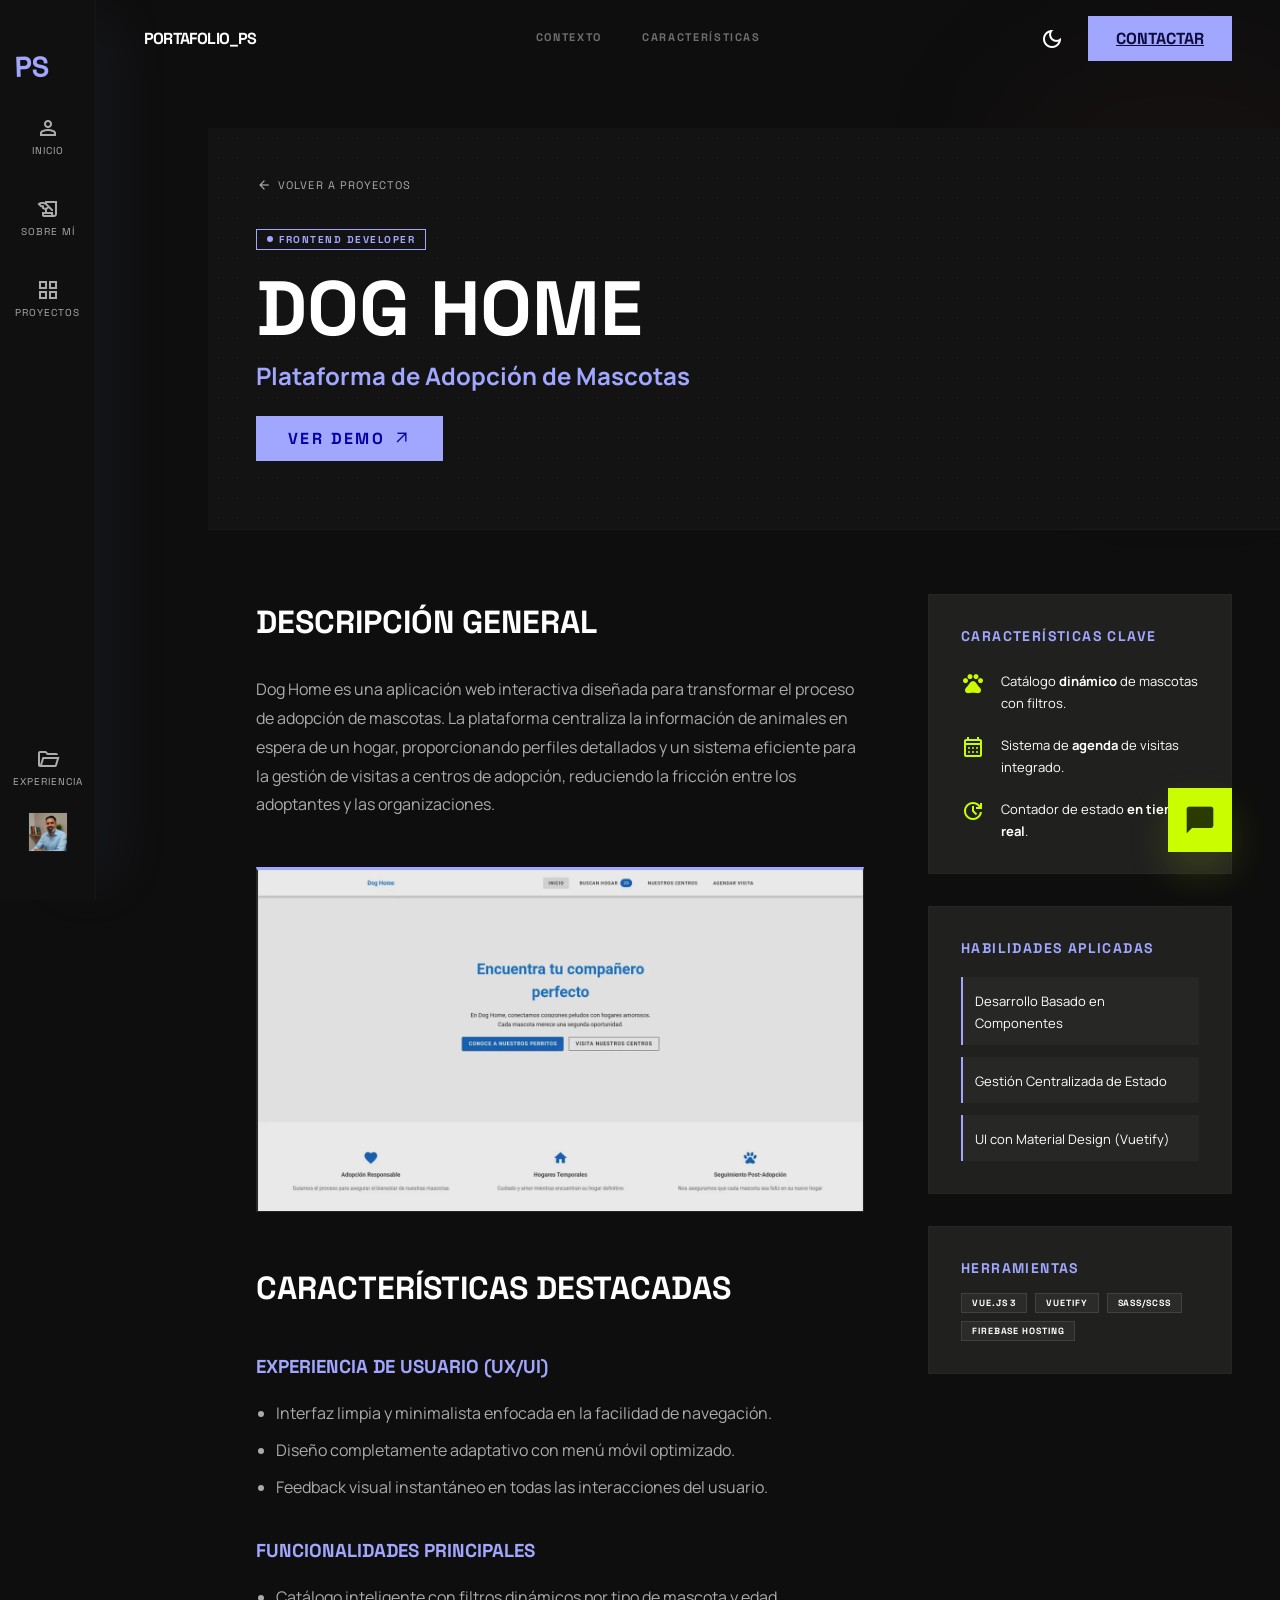
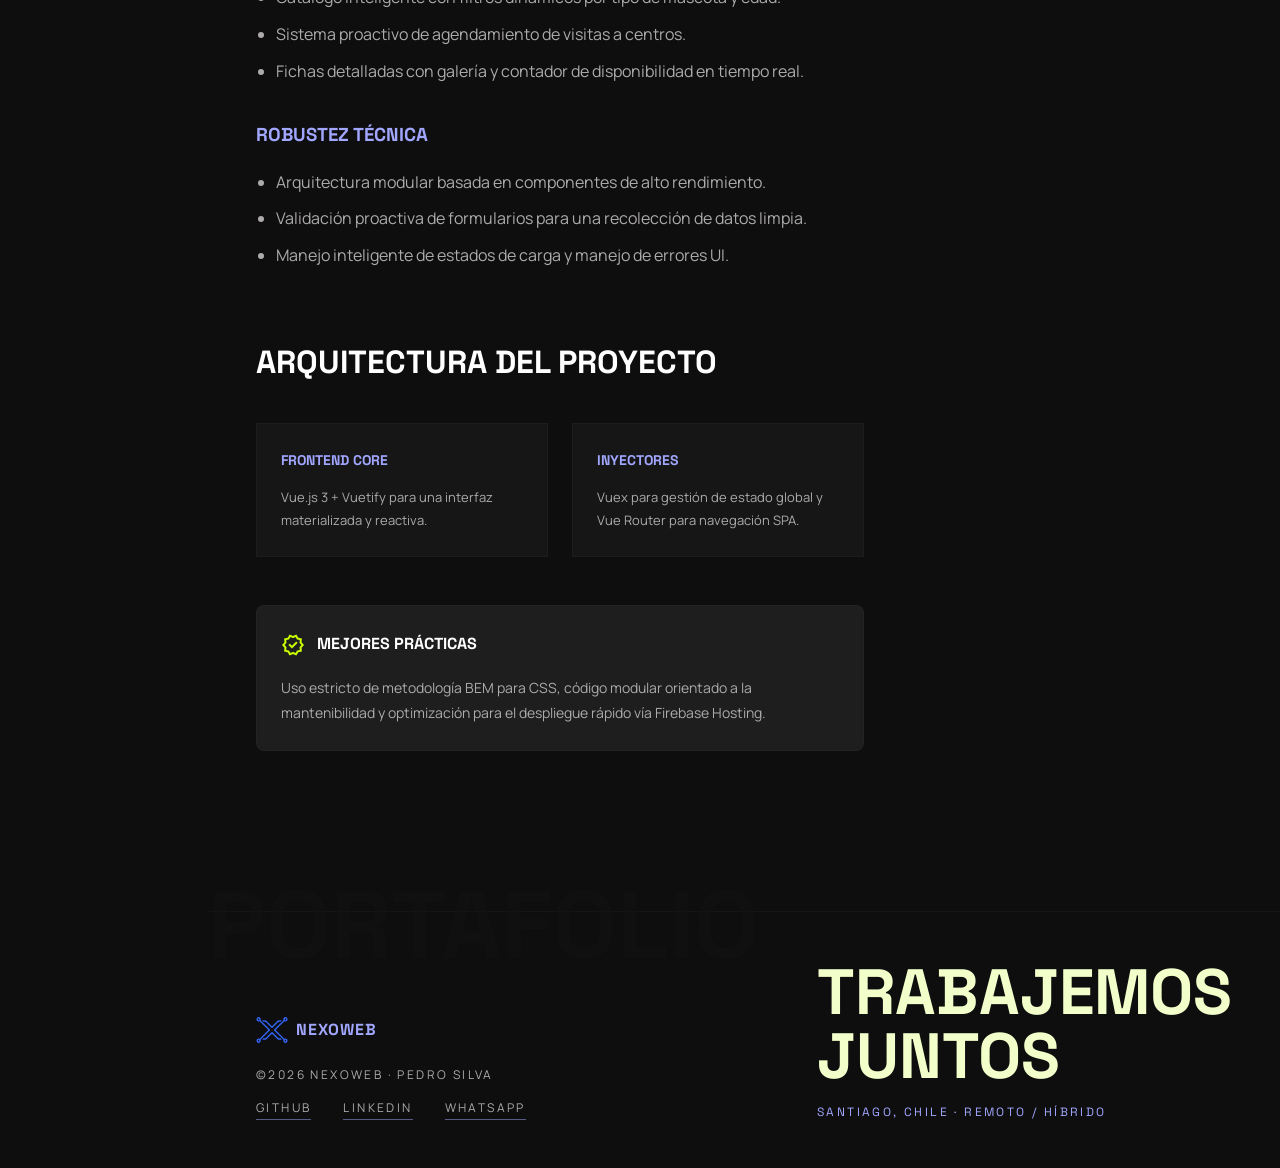
<file: doghome.html>
<!DOCTYPE html>
<html lang="es" class="dark">
<head>
    <meta charset="UTF-8">
    <meta name="viewport" content="width=device-width, initial-scale=1.0">
    <title>Dog Home | Pedro Silva Rojas</title>
    <link rel="icon" type="image/webp" href="img/logo.webp">
    <meta name="description" content="Dog Home: Plataforma de adopción de mascotas — Una aplicación web interactiva desarrollada por Pedro Silva Rojas con Vue.js 3.">
    <link rel="stylesheet" href="styles/base.css">
    <style>
        /* ── Pixel grid bg ──────────────────────────────────── */
        .pixel-grid {
            background-image: radial-gradient(circle, #484847 1px, transparent 1px);
            background-size: 20px 20px;
        }

        /* ── Topbar nav (intra-page) ────────────────────────── */
        .topbar-nav { display: flex; gap: 40px; align-items: center; }

        .topbar-nav-link {
            font-family: var(--font-headline);
            font-weight: 700;
            font-size: 11px;
            text-transform: uppercase;
            letter-spacing: 0.15em;
            color: rgba(255, 255, 255, 0.4);
            text-decoration: none;
            position: relative;
            transition: color 0.3s ease;
            padding-bottom: 4px;
            cursor: pointer;
            background: none;
            border: none;
        }

        .topbar-nav-link::after {
            content: '';
            position: absolute;
            bottom: 0; left: 0;
            width: 0; height: 2px;
            background: var(--color-tertiary-fixed);
            transition: width 0.3s ease;
        }

        .topbar-nav-link:hover { color: rgba(255, 255, 255, 0.8); }

        .topbar.scrolled {
            background: rgba(14, 14, 14, 0.88);
            backdrop-filter: blur(16px);
            border-bottom: 1px solid var(--color-outline-variant);
        }

        .card-badge {
            display: inline-flex;
            align-items: center;
            gap: 6px;
            padding: 3px 10px;
            font-family: var(--font-headline);
            font-size: 10px;
            font-weight: 700;
            text-transform: uppercase;
            letter-spacing: 0.15em;
        }

        .badge-dev {
            border: 1px solid var(--color-primary);
            color: var(--color-primary);
        }

        .badge-dev .badge-dot { background: var(--color-primary); }

        .badge-dot {
            width: 6px; height: 6px;
            border-radius: 50%;
            flex-shrink: 0;
        }

        .tag {
            padding: 3px 10px;
            font-family: var(--font-headline);
            font-size: 9px;
            font-weight: 700;
            text-transform: uppercase;
            letter-spacing: 0.1em;
            color: var(--color-primary);
        }

        /* ── Responsividad Local (doghome.html) ───────── */
        @media screen and (max-width: 1024px) {
            .project-layout { grid-template-columns: 1fr !important; }
            .sidebar-info { position: relative !important; top: 0 !important; }
        }

        @media screen and (max-width: 768px) {
            main {
                padding-top: 96px !important;
                padding-left: 0 !important;
            }
            .topbar-nav {
                display: none !important;
            }
            section[style*="padding: 48px"] {
                padding: 32px 24px !important;
            }
            .project-layout {
                padding: 32px 24px !important;
                gap: 48px !important;
            }
            .sidebar-info > div {
                padding: 24px !important;
            }
        }
    </style>
</head>
<body>
    <a href="#main-content" class="skip-link">Saltar al contenido principal</a>

    <!-- Side Navigation Bar -->
    <nav class="sidenav" aria-label="Navegación lateral">
        <div>
            <div class="sidenav-logo">PS</div>
            <div class="sidenav-links">
                <a href="index.html" class="sidenav-link">
                    <span class="material-symbols-outlined" aria-hidden="true">person</span>
                    <small>Inicio</small>
                </a>
                <a href="about.html" class="sidenav-link">
                    <span class="material-symbols-outlined" aria-hidden="true">history_edu</span>
                    <small>Sobre Mí</small>
                </a>
                <a href="proyectos.html" class="sidenav-link active" aria-current="page">
                    <span class="material-symbols-outlined" aria-hidden="true">grid_view</span>
                    <small>Proyectos</small>
                </a>
            </div>
        </div>
        <div style="display: flex; flex-direction: column; align-items: center; gap: 24px;">
            <a href="experience.html" class="sidenav-link">
                <span class="material-symbols-outlined" aria-hidden="true">folder_open</span>
                <small>Experiencia</small>
            </a>
            <div style="width: 40px; height: 40px; border: 1px solid var(--color-outline-variant); overflow: hidden;">
                <img src="img/pedro3.webp" alt="Foto de perfil de Pedro Silva" style="width: 100%; height: 100%; object-fit: cover;">
            </div>
        </div>
    </nav>

    <!-- Top App Bar -->
    <header class="topbar" id="topbar">
        <div class="topbar-title">PORTAFOLIO_PS</div>
        <nav class="desktop-nav topbar-nav" aria-label="Navegación del Proyecto">
            <a href="#contexto" class="topbar-nav-link">Contexto</a>
            <a href="#caracteristicas" class="topbar-nav-link">Características</a>
        </nav>
        <div class="topbar-actions">
            <button class="theme-toggle" aria-label="Cambiar tema de color" style="background: none; border: none; color: inherit; padding: 0; cursor: pointer;">
                <span class="material-symbols-outlined" style="display: block;">dark_mode</span>
            </button>
            <a href="experience.html#contacto" class="btn-connect">Contactar</a>
            <button class="menu-toggle" id="menu-toggle" aria-label="Abrir menú móvil">
                <span class="material-symbols-outlined" aria-hidden="true">menu</span>
            </button>
        </div>
    </header>

    <!-- Mobile Navigation Drawer -->
    <div class="mobile-nav-overlay" id="mobile-nav-overlay"></div>
    <nav class="mobile-nav-drawer" id="mobile-nav-drawer" aria-label="Navegación móvil">
        <div class="mobile-nav-header">
            <div class="sidenav-logo">PS</div>
            <button class="menu-close" id="menu-close" aria-label="Cerrar menú móvil">
                <span class="material-symbols-outlined" aria-hidden="true">close</span>
            </button>
        </div>
        <div class="mobile-nav-links">
            <a href="index.html" class="mobile-nav-link">Inicio</a>
            <a href="about.html" class="mobile-nav-link">Sobre Mí</a>
            <a href="proyectos.html" class="mobile-nav-link active" aria-current="page">Proyectos</a>
            <a href="experience.html" class="mobile-nav-link">Experiencia</a>
        </div>
    </nav>

    <main id="main-content" style="padding-top: 128px; padding-left: 112px;">
        <!-- Glow deco -->
        <div aria-hidden="true" style="position: absolute; top: 80px; right: -5%; width: 320px; height: 320px; background: rgba(255,107,107,0.06); border-radius: 50%; filter: blur(100px); z-index: -1; pointer-events: none;"></div>

        <!-- ═══ HERO PROYECTO ════════════════════════════════════════════ -->
        <section style="padding: 48px; border-bottom: 1px solid var(--color-outline-variant); position: relative; background: var(--color-surface-low);" aria-labelledby="hero-heading">
            <div class="pixel-grid" aria-hidden="true" style="position: absolute; inset: 0; opacity: 0.1; pointer-events: none;"></div>
            <div style="position: relative; z-index: 10;">
                <a href="proyectos.html#section-dev" style="color: var(--color-on-surface-variant); text-decoration: none; display: inline-flex; align-items: center; gap: 6px; font-family: var(--font-headline); font-size: 11px; text-transform: uppercase; letter-spacing: 0.1em; margin-bottom: 32px; transition: color 0.2s ease;" onmouseover="this.style.color='white'" onmouseout="this.style.color='var(--color-on-surface-variant)'">
                    <span class="material-symbols-outlined" style="font-size: 16px;" aria-hidden="true">arrow_back</span>
                    Volver a Proyectos
                </a>
                <br>
                <span class="card-badge badge-dev" style="margin-bottom: 24px;">
                    <span class="badge-dot" aria-hidden="true"></span><span style="font-family: var(--font-headline);">FRONTEND DEVELOPER</span>
                </span>
                <h1 id="hero-heading" style="font-family: var(--font-headline); font-size: clamp(3rem, 6vw, 6rem); font-weight: 900; text-transform: uppercase; line-height: 0.9; margin-bottom: 16px; color: white;">
                    DOG HOME
                </h1>
                <p style="font-size: 1.5rem; color: var(--color-primary); font-weight: 700; margin-bottom: 24px;">Plataforma de Adopción de Mascotas</p>
                <div style="display: flex; gap: 16px; margin-bottom: 20px;">
                    <a href="https://dog-home-79316.web.app/" target="_blank" rel="noopener noreferrer" style="background: var(--color-primary); color: #0600a5; padding: 12px 32px; font-family: var(--font-headline); font-weight: 900; text-transform: uppercase; letter-spacing: 0.15em; text-decoration: none; display: inline-flex; align-items: center; gap: 8px; transition: background 0.2s ease;" onmouseover="this.style.background='white'" onmouseout="this.style.background='var(--color-primary)'">
                        <span>Ver Demo</span>
                        <span class="material-symbols-outlined" style="font-size: 18px;" aria-hidden="true">arrow_outward</span>
                    </a>
                </div>
            </div>
        </section>

        <!-- ═══ CONTENIDO PROYECTO ═══════════════════════════════════════ -->
        <section class="project-layout" style="padding: 64px 48px; display: grid; grid-template-columns: 2fr 1fr; gap: 64px;">
            <div class="content-body" style="font-size: 16px; line-height: 1.8; color: var(--color-on-surface-variant);">
                
                <h2 id="contexto" style="font-family: var(--font-headline); font-size: 2rem; color: white; margin-bottom: 24px; text-transform: uppercase; scroll-margin-top: 140px;">Descripción General</h2>
                <p>Dog Home es una aplicación web interactiva diseñada para transformar el proceso de adopción de mascotas. La plataforma centraliza la información de animales en espera de un hogar, proporcionando perfiles detallados y un sistema eficiente para la gestión de visitas a centros de adopción, reduciendo la fricción entre los adoptantes y las organizaciones.</p>

                <div class="project-img-wrapper" style="margin: 48px 0; overflow: hidden; border: 1px solid var(--color-outline-variant); border-top: 3px solid var(--color-primary); background: var(--color-surface-high); position: relative;">
                    <div class="pixel-grid" aria-hidden="true" style="position: absolute; inset: 0; opacity: 0.1; pointer-events: none; z-index: 0;"></div>
                    <img src="img/projects/doghome.webp" alt="Vista previa de la plataforma Dog Home" style="width: 100%; height: auto; display: block; position: relative; z-index: 10; opacity: 0.9; transition: transform 0.5s ease, opacity 0.5s ease; cursor: pointer;" onmouseover="this.style.transform='scale(1.03)'; this.style.opacity='1'" onmouseout="this.style.transform='scale(1)'; this.style.opacity='0.9'">
                </div>

                <h2 id="caracteristicas" style="font-family: var(--font-headline); font-size: 2rem; color: white; margin-top: 48px; margin-bottom: 24px; text-transform: uppercase; scroll-margin-top: 140px;">Características Destacadas</h2>
                
                <h3 style="color: var(--color-primary); margin-top: 32px; margin-bottom: 16px; font-family: var(--font-headline); text-transform: uppercase;">Experiencia de Usuario (UX/UI)</h3>
                <ul style="margin-bottom: 24px; padding-left: 20px;">
                    <li style="margin-bottom: 8px;">Interfaz limpia y minimalista enfocada en la facilidad de navegación.</li>
                    <li style="margin-bottom: 8px;">Diseño completamente adaptativo con menú móvil optimizado.</li>
                    <li style="margin-bottom: 8px;">Feedback visual instantáneo en todas las interacciones del usuario.</li>
                </ul>

                <h3 style="color: var(--color-primary); margin-top: 32px; margin-bottom: 16px; font-family: var(--font-headline); text-transform: uppercase;">Funcionalidades Principales</h3>
                <ul style="margin-bottom: 24px; padding-left: 20px;">
                    <li style="margin-bottom: 8px;">Catálogo inteligente con filtros dinámicos por tipo de mascota y edad.</li>
                    <li style="margin-bottom: 8px;">Sistema proactivo de agendamiento de visitas a centros.</li>
                    <li style="margin-bottom: 8px;">Fichas detalladas con galería y contador de disponibilidad en tiempo real.</li>
                </ul>

                <h3 style="color: var(--color-primary); margin-top: 32px; margin-bottom: 16px; font-family: var(--font-headline); text-transform: uppercase;">Robustez Técnica</h3>
                <ul style="margin-bottom: 24px; padding-left: 20px;">
                    <li style="margin-bottom: 8px;">Arquitectura modular basada en componentes de alto rendimiento.</li>
                    <li style="margin-bottom: 8px;">Validación proactiva de formularios para una recolección de datos limpia.</li>
                    <li style="margin-bottom: 8px;">Manejo inteligente de estados de carga y manejo de errores UI.</li>
                </ul>

                <h2 style="font-family: var(--font-headline); font-size: 2rem; color: white; margin-top: 64px; margin-bottom: 24px; text-transform: uppercase;">Arquitectura del Proyecto</h2>
                <div style="display: grid; grid-template-columns: repeat(auto-fit, minmax(200px, 1fr)); gap: 24px; margin-top: 32px;">
                    <div style="background: rgba(255,255,255,0.03); border: 1px solid var(--color-outline-variant); padding: 24px;">
                        <h4 style="color: var(--color-primary); font-family: var(--font-headline); margin-bottom: 12px; text-transform: uppercase; font-size: 14px;">Frontend Core</h4>
                        <p style="font-size: 13px; margin: 0;">Vue.js 3 + Vuetify para una interfaz materializada y reactiva.</p>
                    </div>
                    <div style="background: rgba(255,255,255,0.03); border: 1px solid var(--color-outline-variant); padding: 24px;">
                        <h4 style="color: var(--color-primary); font-family: var(--font-headline); margin-bottom: 12px; text-transform: uppercase; font-size: 14px;">Inyectores</h4>
                        <p style="font-size: 13px; margin: 0;">Vuex para gestión de estado global y Vue Router para navegación SPA.</p>
                    </div>
                </div>

                <div style="background: rgba(38,38,38,0.7); border: 1px solid var(--color-outline-variant); padding: 24px; border-radius: 8px; margin-top: 48px;">
                    <div style="display: flex; gap: 12px; align-items: center; margin-bottom: 16px;">
                        <span class="material-symbols-outlined" style="color: var(--color-tertiary-fixed);" aria-hidden="true">verified</span>
                        <h4 style="font-family: var(--font-headline); color: white; margin: 0; text-transform: uppercase;">Mejores Prácticas</h4>
                    </div>
                    <p style="margin: 0; font-size: 14px;">Uso estricto de metodología BEM para CSS, código modular orientado a la mantenibilidad y optimización para el despliegue rápido vía Firebase Hosting.</p>
                </div>
            </div>

            <!-- Sidebar Info -->
            <div class="sidebar-info" style="position: sticky; top: 120px; height: max-content; display: flex; flex-direction: column; gap: 32px;">
                
                <div style="background: var(--color-surface-high); border: 1px solid var(--color-outline-variant); padding: 32px;">
                    <h3 style="font-family: var(--font-headline); font-size: 14px; color: var(--color-primary); text-transform: uppercase; letter-spacing: 0.1em; margin-bottom: 24px;">Características Clave</h3>
                    <ul style="list-style: none; padding: 0; margin: 0; display: flex; flex-direction: column; gap: 20px;">
                        <li style="display: flex; align-items: flex-start; gap: 16px;">
                            <span class="material-symbols-outlined" style="color: var(--color-tertiary-fixed); font-size: 24px; margin-top: 2px;" aria-hidden="true">pets</span>
                            <div><span style="font-size: 13px; color: white;">Catálogo <strong>dinámico</strong> de mascotas con filtros.</span></div>
                        </li>
                        <li style="display: flex; align-items: flex-start; gap: 16px;">
                            <span class="material-symbols-outlined" style="color: var(--color-tertiary-fixed); font-size: 24px; margin-top: 2px;" aria-hidden="true">calendar_month</span>
                            <div><span style="font-size: 13px; color: white;">Sistema de <strong>agenda</strong> de visitas integrado.</span></div>
                        </li>
                        <li style="display: flex; align-items: flex-start; gap: 16px;">
                            <span class="material-symbols-outlined" style="color: var(--color-tertiary-fixed); font-size: 24px; margin-top: 2px;" aria-hidden="true">update</span>
                            <div><span style="font-size: 13px; color: white;">Contador de estado <strong>en tiempo real</strong>.</span></div>
                        </li>
                    </ul>
                </div>

                <div style="background: var(--color-surface-high); border: 1px solid var(--color-outline-variant); padding: 32px;">
                    <h3 style="font-family: var(--font-headline); font-size: 14px; color: var(--color-primary); text-transform: uppercase; letter-spacing: 0.1em; margin-bottom: 20px;">Habilidades Aplicadas</h3>
                    <div style="display: flex; flex-direction: column; gap: 12px;">
                        <div style="background: rgba(255,255,255,0.03); padding: 12px; border-left: 2px solid var(--color-primary);">
                            <span style="font-size: 13px; color: white;">Desarrollo Basado en Componentes</span>
                        </div>
                        <div style="background: rgba(255,255,255,0.03); padding: 12px; border-left: 2px solid var(--color-primary);">
                            <span style="font-size: 13px; color: white;">Gestión Centralizada de Estado</span>
                        </div>
                        <div style="background: rgba(255,255,255,0.03); padding: 12px; border-left: 2px solid var(--color-primary);">
                            <span style="font-size: 13px; color: white;">UI con Material Design (Vuetify)</span>
                        </div>
                    </div>
                </div>

                <div style="background: var(--color-surface-high); border: 1px solid var(--color-outline-variant); padding: 32px;">
                    <h3 style="font-family: var(--font-headline); font-size: 14px; color: var(--color-primary); text-transform: uppercase; letter-spacing: 0.1em; margin-bottom: 16px;">Herramientas</h3>
                    <div style="display: flex; flex-wrap: wrap; gap: 8px;">
                        <span class="tag" style="background: rgba(255,255,255,0.05); border: 1px solid rgba(255,255,255,0.1); color: white;">Vue.js 3</span>
                        <span class="tag" style="background: rgba(255,255,255,0.05); border: 1px solid rgba(255,255,255,0.1); color: white;">Vuetify</span>
                        <span class="tag" style="background: rgba(255,255,255,0.05); border: 1px solid rgba(255,255,255,0.1); color: white;">SASS/SCSS</span>
                        <span class="tag" style="background: rgba(255,255,255,0.05); border: 1px solid rgba(255,255,255,0.1); color: white;">Firebase Hosting</span>
                    </div>
                </div>
            </div>
        </section>

        <!-- Footer Area -->
        <footer>
            <div class="footer-bg-text" aria-hidden="true">PORTAFOLIO</div>
            <div style="position: relative; z-index: 10;">
                <div style="display: flex; align-items: center; gap: 8px; margin-bottom: 20px;">
                    <span style="width: 32px; height: 32px; display: inline-flex; align-items: center; justify-content: center; flex-shrink: 0; overflow: hidden; border-radius: 4px;">
                        <img src="img/logo_nexo.webp" alt="" aria-hidden="true" style="width: 100%; height: 100%; object-fit: contain;">
                    </span>
                    <span style="font-family: var(--font-headline); font-size: 1rem; font-weight: 900; color: var(--color-primary); text-transform: uppercase; letter-spacing: 0.05em;">NexoWeb</span>
                </div>
                <p style="font-size: 12px; letter-spacing: 0.2em; text-transform: uppercase; color: var(--color-on-surface-variant);">©<span id="copyright-year">2025</span> NexoWeb · Pedro Silva</p>
                <div style="margin-top: 16px; display: flex; gap: 32px;">
                    <a href="#" class="footer-link" target="_blank" rel="noopener noreferrer">GitHub</a>
                    <a href="#" class="footer-link" target="_blank" rel="noopener noreferrer">LinkedIn</a>
                    <a href="https://wa.me/56997236064?text=Hola%20Pedro%2C%20estuve%20viendo%20tu%20portafolio%20y%20me%20interesa%20tu%20perfil%20h%C3%ADbrido%20(Tech%2BCX).%20Me%20gustar%C3%ADa%20conversar%20contigo." target="_blank" rel="noopener noreferrer" class="footer-link" aria-label="WhatsApp de Pedro Silva">WhatsApp</a>
                </div>
            </div>
            <div style="position: relative; z-index: 10;">
                <div class="footer-title">Trabajemos<br>Juntos</div>
                <p class="footer-subtitle">Santiago, Chile · Remoto / Híbrido</p>
            </div>
        </footer>
    </main>

    <!-- WhatsApp FAB -->
    <div style="position: fixed; bottom: 48px; right: 48px; z-index: 50;">
        <a href="https://wa.me/56997236064?text=Hola%20Pedro%2C%20estuve%20viendo%20tu%20portafolio%20y%20me%20interesa%20tu%20perfil%20h%C3%ADbrido%20(Tech%2BCX).%20Me%20gustar%C3%ADa%20conversar%20contigo." target="_blank" rel="noopener noreferrer" title="Escríbeme por WhatsApp" aria-label="Enviar mensaje por WhatsApp" style="width: 64px; height: 64px; background: var(--color-tertiary-fixed); color: #2b3a00; display: flex; align-items: center; justify-content: center; cursor: pointer; box-shadow: 0 20px 40px rgba(202,253,0,0.15); text-decoration: none; transition: transform 0.2s ease;" onmouseover="this.style.transform='scale(1.1)'" onmouseout="this.style.transform='scale(1)'">
            <span class="material-symbols-outlined" style="font-size: 32px; font-variation-settings: 'FILL' 1;" aria-hidden="true">chat_bubble</span>
        </a>
    </div>

    <script src="js/main.js"></script>
    <script>
        // ── Topbar scroll backdrop ───────────────────────────────────────────
        (function () {
            const topbar = document.getElementById('topbar');
            window.addEventListener('scroll', () => {
                topbar.classList.toggle('scrolled', window.scrollY > 50);
            }, { passive: true });
        })();
    </script>
</body>
</html>
</file>
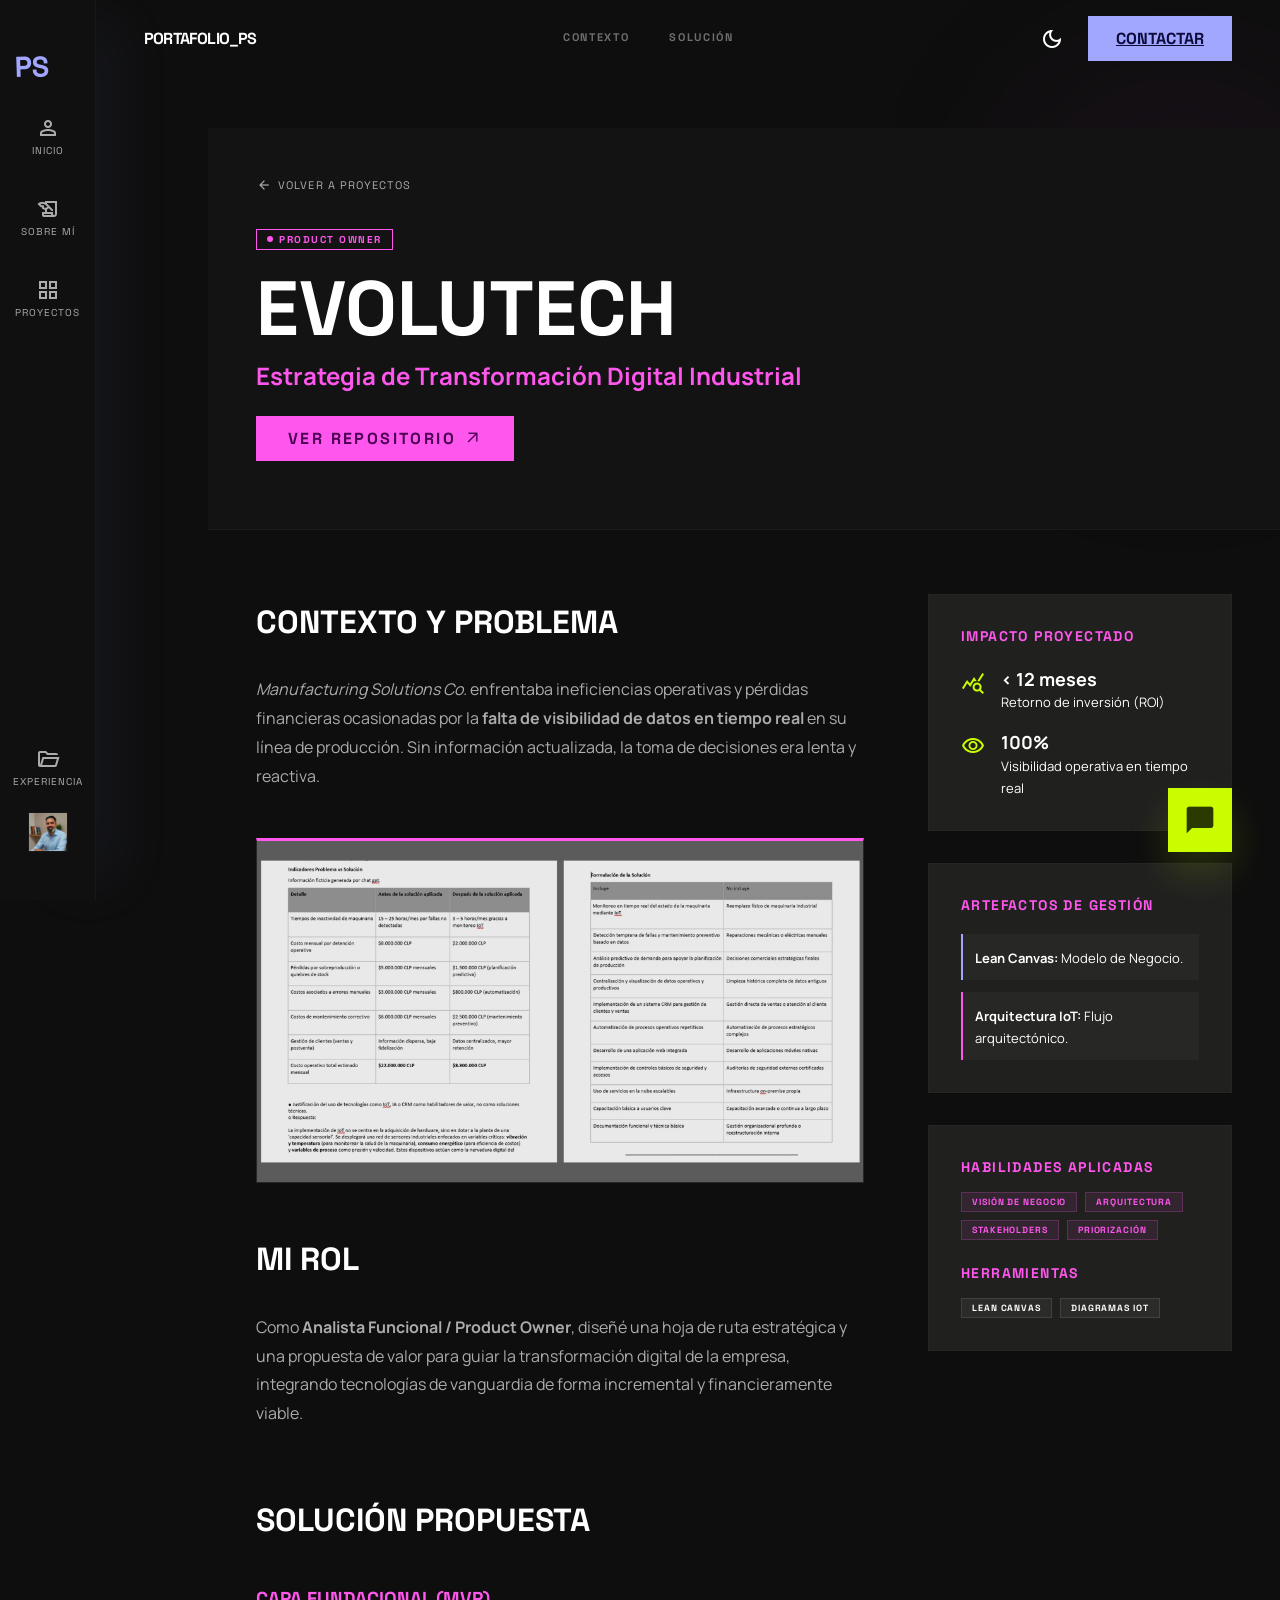
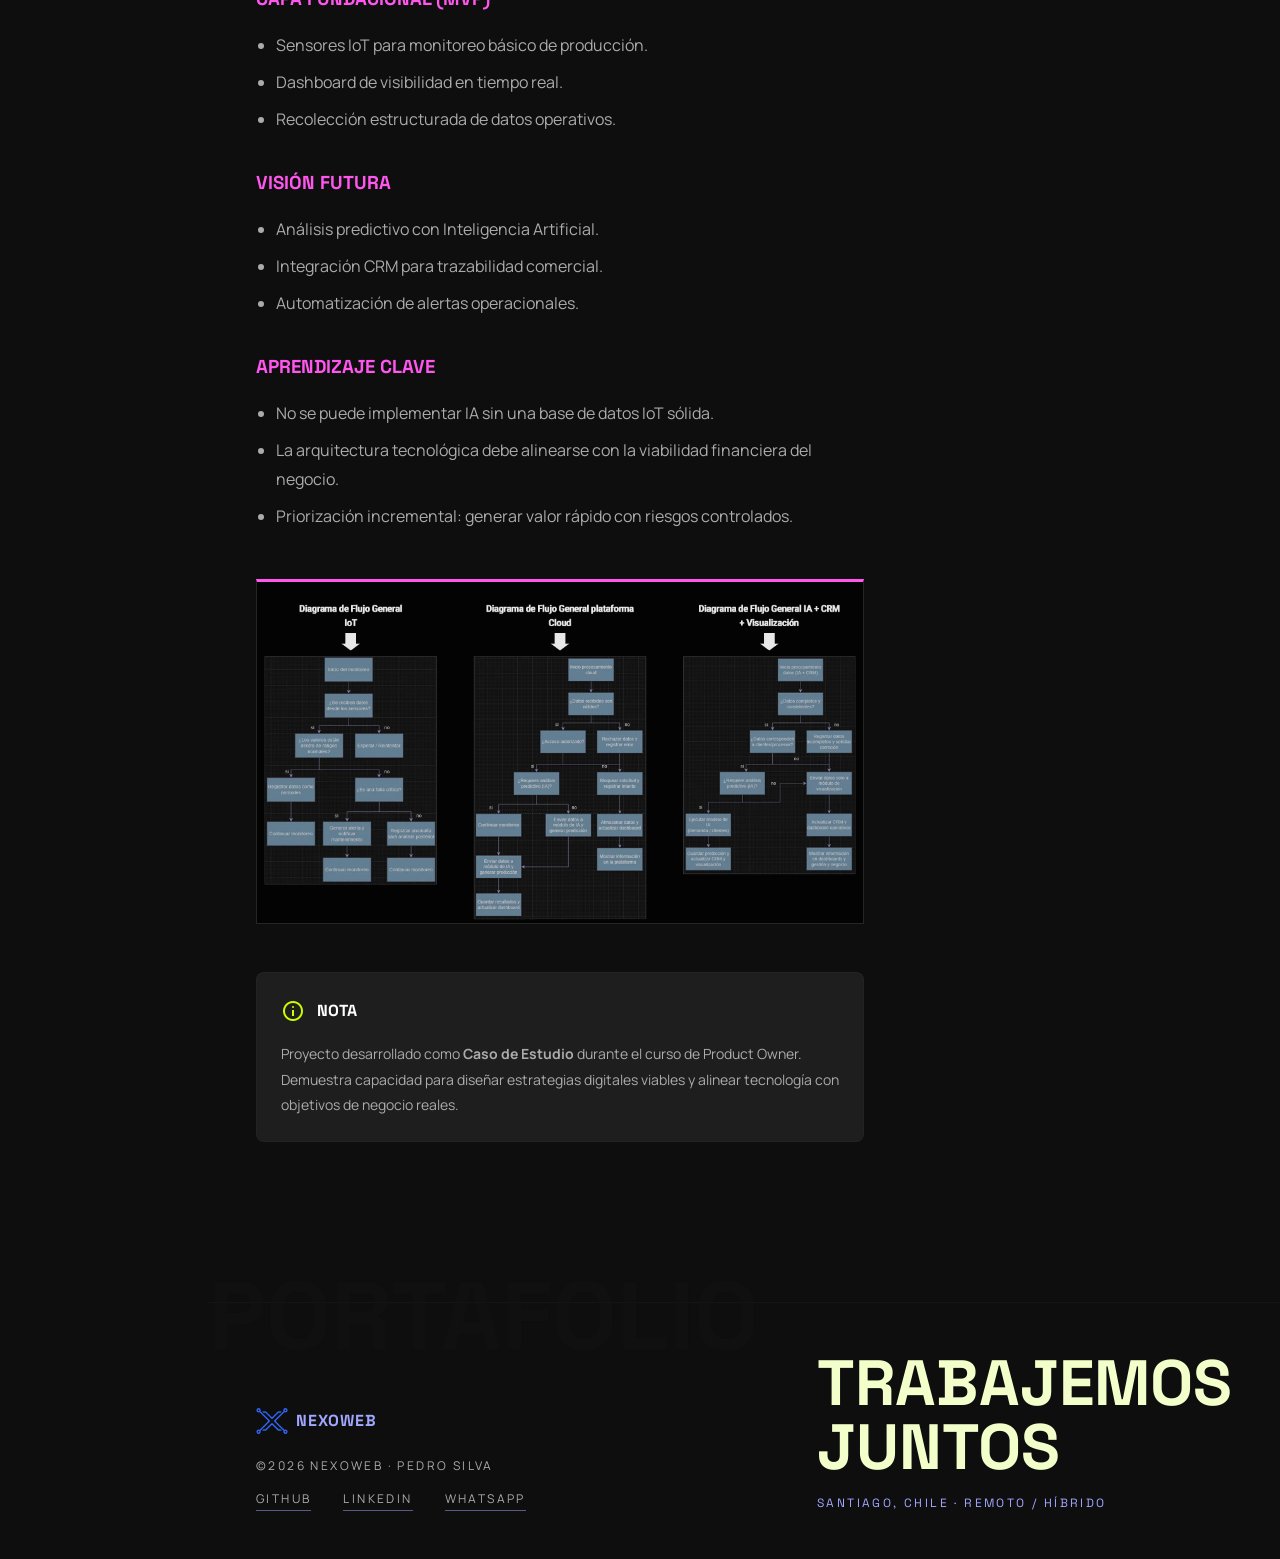
<file: evolutech.html>
<!DOCTYPE html>
<html lang="es" class="dark">
<head>
    <meta charset="UTF-8">
    <meta name="viewport" content="width=device-width, initial-scale=1.0">
    <title>EvoluTech | Pedro Silva Rojas</title>
    <link rel="icon" type="image/webp" href="img/logo.webp">
    <meta name="description" content="Estrategia de Transformación Digital Industrial - Proyecto de Product Owner por Pedro Silva Rojas.">
    <link rel="stylesheet" href="styles/base.css">
    <style>
        /* ── Pixel grid bg ──────────────────────────────────── */
        .pixel-grid {
            background-image: radial-gradient(circle, #484847 1px, transparent 1px);
            background-size: 20px 20px;
        }

        /* ── Topbar nav (intra-page) ────────────────────────── */
        .topbar-nav { display: flex; gap: 40px; align-items: center; }

        .topbar-nav-link {
            font-family: var(--font-headline);
            font-weight: 700;
            font-size: 11px;
            text-transform: uppercase;
            letter-spacing: 0.15em;
            color: rgba(255, 255, 255, 0.4);
            text-decoration: none;
            position: relative;
            transition: color 0.3s ease;
            padding-bottom: 4px;
            cursor: pointer;
            background: none;
            border: none;
        }

        .topbar-nav-link::after {
            content: '';
            position: absolute;
            bottom: 0; left: 0;
            width: 0; height: 2px;
            background: var(--color-tertiary-fixed);
            transition: width 0.3s ease;
        }

        .topbar-nav-link:hover { color: rgba(255, 255, 255, 0.8); }

        .topbar.scrolled {
            background: rgba(14, 14, 14, 0.88);
            backdrop-filter: blur(16px);
            border-bottom: 1px solid var(--color-outline-variant);
        }

        .card-badge {
            display: inline-flex;
            align-items: center;
            gap: 6px;
            padding: 3px 10px;
            font-family: var(--font-headline);
            font-size: 10px;
            font-weight: 700;
            text-transform: uppercase;
            letter-spacing: 0.15em;
        }

        .badge-po {
            border: 1px solid var(--color-secondary);
            color: var(--color-secondary);
        }

        .badge-po .badge-dot { background: var(--color-secondary); }

        .badge-dot {
            width: 6px; height: 6px;
            border-radius: 50%;
            flex-shrink: 0;
        }

        .tag {
            padding: 3px 10px;
            font-family: var(--font-headline);
            font-size: 9px;
            font-weight: 700;
            text-transform: uppercase;
            letter-spacing: 0.1em;
            color: var(--color-primary);
        }

        /* ── Responsividad Local (evolutech.html) ──────────── */
        @media screen and (max-width: 1024px) {
            .project-layout { grid-template-columns: 1fr !important; }
            .sidebar-info { position: relative !important; top: 0 !important; }
        }

        @media screen and (max-width: 768px) {
            main {
                padding-top: 96px !important;
                padding-left: 0 !important;
            }
            .topbar-nav {
                display: none !important;
            }
            section[style*="padding: 48px"] {
                padding: 32px 24px !important;
            }
            .project-layout {
                padding: 32px 24px !important;
                gap: 48px !important;
            }
            .sidebar-info > div {
                padding: 24px !important;
            }
        }
    </style>
</head>
<body>
    <a href="#main-content" class="skip-link">Saltar al contenido principal</a>

    <!-- Side Navigation Bar -->
    <nav class="sidenav" aria-label="Navegación lateral">
        <div>
            <div class="sidenav-logo">PS</div>
            <div class="sidenav-links">
                <a href="index.html" class="sidenav-link">
                    <span class="material-symbols-outlined" aria-hidden="true">person</span>
                    <small>Inicio</small>
                </a>
                <a href="about.html" class="sidenav-link">
                    <span class="material-symbols-outlined" aria-hidden="true">history_edu</span>
                    <small>Sobre Mí</small>
                </a>
                <a href="proyectos.html" class="sidenav-link active" aria-current="page">
                    <span class="material-symbols-outlined" aria-hidden="true">grid_view</span>
                    <small>Proyectos</small>
                </a>
            </div>
        </div>
        <div style="display: flex; flex-direction: column; align-items: center; gap: 24px;">
            <a href="experience.html" class="sidenav-link">
                <span class="material-symbols-outlined" aria-hidden="true">folder_open</span>
                <small>Experiencia</small>
            </a>
            <div style="width: 40px; height: 40px; border: 1px solid var(--color-outline-variant); overflow: hidden;">
                <img src="img/pedro3.webp" alt="Foto de perfil de Pedro Silva" style="width: 100%; height: 100%; object-fit: cover;">
            </div>
        </div>
    </nav>

    <!-- Top App Bar -->
    <header class="topbar" id="topbar">
        <div class="topbar-title">PORTAFOLIO_PS</div>
        <nav class="desktop-nav topbar-nav" aria-label="Navegación del Proyecto">
            <a href="#contexto" class="topbar-nav-link">Contexto</a>
            <a href="#solucion" class="topbar-nav-link">Solución</a>
        </nav>
        <div class="topbar-actions">
            <button class="theme-toggle" aria-label="Cambiar tema de color" style="background: none; border: none; color: inherit; padding: 0; cursor: pointer;">
                <span class="material-symbols-outlined" style="display: block;">dark_mode</span>
            </button>
            <a href="experience.html#contacto" class="btn-connect">Contactar</a>
            <button class="menu-toggle" id="menu-toggle" aria-label="Abrir menú móvil">
                <span class="material-symbols-outlined" aria-hidden="true">menu</span>
            </button>
        </div>
    </header>

    <!-- Mobile Navigation Drawer -->
    <div class="mobile-nav-overlay" id="mobile-nav-overlay"></div>
    <nav class="mobile-nav-drawer" id="mobile-nav-drawer" aria-label="Navegación móvil">
        <div class="mobile-nav-header">
            <div class="sidenav-logo">PS</div>
            <button class="menu-close" id="menu-close" aria-label="Cerrar menú móvil">
                <span class="material-symbols-outlined" aria-hidden="true">close</span>
            </button>
        </div>
        <div class="mobile-nav-links">
            <a href="index.html" class="mobile-nav-link">Inicio</a>
            <a href="about.html" class="mobile-nav-link">Sobre Mí</a>
            <a href="proyectos.html" class="mobile-nav-link active" aria-current="page">Proyectos</a>
            <a href="experience.html" class="mobile-nav-link">Experiencia</a>
        </div>
    </nav>

    <main id="main-content" style="padding-top: 128px; padding-left: 112px;">
        <!-- Glow deco -->
        <div aria-hidden="true" style="position: absolute; top: 80px; right: -5%; width: 320px; height: 320px; background: rgba(255,86,237,0.06); border-radius: 50%; filter: blur(100px); z-index: -1; pointer-events: none;"></div>

        <!-- ═══ HERO PROYECTO ════════════════════════════════════════════ -->
        <section style="padding: 48px; border-bottom: 1px solid var(--color-outline-variant); position: relative; background: var(--color-surface-low);" aria-labelledby="hero-heading">
            <div class="pixel-grid" aria-hidden="true" style="position: absolute; inset: 0; opacity: 0.1; pointer-events: none;"></div>
            <div style="position: relative; z-index: 10;">
                <a href="proyectos.html#section-po" style="color: var(--color-on-surface-variant); text-decoration: none; display: inline-flex; align-items: center; gap: 6px; font-family: var(--font-headline); font-size: 11px; text-transform: uppercase; letter-spacing: 0.1em; margin-bottom: 32px; transition: color 0.2s ease;" onmouseover="this.style.color='white'" onmouseout="this.style.color='var(--color-on-surface-variant)'">
                    <span class="material-symbols-outlined" style="font-size: 16px;" aria-hidden="true">arrow_back</span>
                    Volver a Proyectos
                </a>
                <br>
                <span class="card-badge badge-po" style="margin-bottom: 24px;">
                    <span class="badge-dot" aria-hidden="true"></span><span style="font-family: var(--font-headline);">PRODUCT OWNER</span>
                </span>
                <h1 id="hero-heading" style="font-family: var(--font-headline); font-size: clamp(3rem, 6vw, 6rem); font-weight: 900; text-transform: uppercase; line-height: 0.9; margin-bottom: 16px; color: white;">
                    EVOLUTECH
                </h1>
                <p style="font-size: 1.5rem; color: var(--color-secondary); font-weight: 700; margin-bottom: 24px;">Estrategia de Transformación Digital Industrial</p>
                <div style="display: flex; gap: 16px; margin-bottom: 20px;">
                    <a href="https://github.com/Pedro-Silva-R/EvoluTech-Digital-Transformation" target="_blank" rel="noopener noreferrer" style="background: var(--color-secondary); color: #4b0054; padding: 12px 32px; font-family: var(--font-headline); font-weight: 900; text-transform: uppercase; letter-spacing: 0.15em; text-decoration: none; display: inline-flex; align-items: center; gap: 8px; transition: background 0.2s ease;" onmouseover="this.style.background='white'" onmouseout="this.style.background='var(--color-secondary)'">
                        <span>Ver Repositorio</span>
                        <span class="material-symbols-outlined" style="font-size: 18px;" aria-hidden="true">arrow_outward</span>
                    </a>
                </div>
            </div>
        </section>

        <!-- ═══ CONTENIDO PROYECTO ═══════════════════════════════════════ -->
        <section class="project-layout" style="padding: 64px 48px; display: grid; grid-template-columns: 2fr 1fr; gap: 64px;">
            <div class="content-body" style="font-size: 16px; line-height: 1.8; color: var(--color-on-surface-variant);">
                
                <h2 id="contexto" style="font-family: var(--font-headline); font-size: 2rem; color: white; margin-bottom: 24px; text-transform: uppercase; scroll-margin-top: 140px;">Contexto y Problema</h2>
                <p><em>Manufacturing Solutions Co.</em> enfrentaba ineficiencias operativas y pérdidas financieras ocasionadas por la <strong>falta de visibilidad de datos en tiempo real</strong> en su línea de producción. Sin información actualizada, la toma de decisiones era lenta y reactiva.</p>

                <div class="project-img-wrapper" style="margin: 48px 0; overflow: hidden; border: 1px solid var(--color-outline-variant); border-top: 3px solid var(--color-secondary); background: var(--color-surface-high); position: relative;">
                    <div class="pixel-grid" aria-hidden="true" style="position: absolute; inset: 0; opacity: 0.1; pointer-events: none; z-index: 0;"></div>
                    <img src="assets/EvoluTech_1.webp" alt="Lean Canvas y Diagramas EvoluTech" style="width: 100%; height: auto; display: block; position: relative; z-index: 10; opacity: 0.9; transition: transform 0.5s ease, opacity 0.5s ease; cursor: pointer;" onmouseover="this.style.transform='scale(1.03)'; this.style.opacity='1'" onmouseout="this.style.transform='scale(1)'; this.style.opacity='0.9'">
                </div>

                <h2 style="font-family: var(--font-headline); font-size: 2rem; color: white; margin-top: 48px; margin-bottom: 24px; text-transform: uppercase;">Mi Rol</h2>
                <p>Como <strong>Analista Funcional / Product Owner</strong>, diseñé una hoja de ruta estratégica y una propuesta de valor para guiar la transformación digital de la empresa, integrando tecnologías de vanguardia de forma incremental y financieramente viable.</p>

                <h2 id="solucion" style="font-family: var(--font-headline); font-size: 2rem; color: white; margin-top: 64px; margin-bottom: 24px; text-transform: uppercase; scroll-margin-top: 140px;">Solución Propuesta</h2>
                
                <h3 style="color: var(--color-secondary); margin-top: 32px; margin-bottom: 16px; font-family: var(--font-headline); text-transform: uppercase;">Capa Fundacional (MVP)</h3>
                <ul style="margin-bottom: 24px; padding-left: 20px;">
                    <li style="margin-bottom: 8px;">Sensores IoT para monitoreo básico de producción.</li>
                    <li style="margin-bottom: 8px;">Dashboard de visibilidad en tiempo real.</li>
                    <li style="margin-bottom: 8px;">Recolección estructurada de datos operativos.</li>
                </ul>

                <h3 style="color: var(--color-secondary); margin-top: 32px; margin-bottom: 16px; font-family: var(--font-headline); text-transform: uppercase;">Visión Futura</h3>
                <ul style="margin-bottom: 24px; padding-left: 20px;">
                    <li style="margin-bottom: 8px;">Análisis predictivo con Inteligencia Artificial.</li>
                    <li style="margin-bottom: 8px;">Integración CRM para trazabilidad comercial.</li>
                    <li style="margin-bottom: 8px;">Automatización de alertas operacionales.</li>
                </ul>

                <h3 style="color: var(--color-secondary); margin-top: 32px; margin-bottom: 16px; font-family: var(--font-headline); text-transform: uppercase;">Aprendizaje Clave</h3>
                <ul style="margin-bottom: 24px; padding-left: 20px;">
                    <li style="margin-bottom: 8px;">No se puede implementar IA sin una base de datos IoT sólida.</li>
                    <li style="margin-bottom: 8px;">La arquitectura tecnológica debe alinearse con la viabilidad financiera del negocio.</li>
                    <li style="margin-bottom: 8px;">Priorización incremental: generar valor rápido con riesgos controlados.</li>
                </ul>

                <div class="project-img-wrapper" style="margin: 48px 0; overflow: hidden; border: 1px solid var(--color-outline-variant); border-top: 3px solid var(--color-secondary); background: var(--color-surface-high); position: relative;">
                    <div class="pixel-grid" aria-hidden="true" style="position: absolute; inset: 0; opacity: 0.1; pointer-events: none; z-index: 0;"></div>
                    <img src="assets/EvoluTech_2.webp" alt="Arquitectura IoT EvoluTech" style="width: 100%; height: auto; display: block; position: relative; z-index: 10; opacity: 0.9; transition: transform 0.5s ease, opacity 0.5s ease; cursor: pointer;" onmouseover="this.style.transform='scale(1.03)'; this.style.opacity='1'" onmouseout="this.style.transform='scale(1)'; this.style.opacity='0.9'">
                </div>

                <div style="background: rgba(38,38,38,0.7); border: 1px solid var(--color-outline-variant); padding: 24px; border-radius: 8px; margin-top: 48px;">
                    <div style="display: flex; gap: 12px; align-items: center; margin-bottom: 16px;">
                        <span class="material-symbols-outlined" style="color: var(--color-tertiary-fixed);" aria-hidden="true">info</span>
                        <h4 style="font-family: var(--font-headline); color: white; margin: 0; text-transform: uppercase;">Nota</h4>
                    </div>
                    <p style="margin: 0; font-size: 14px;">Proyecto desarrollado como <strong>Caso de Estudio</strong> durante el curso de Product Owner. Demuestra capacidad para diseñar estrategias digitales viables y alinear tecnología con objetivos de negocio reales.</p>
                </div>
            </div>

            <!-- Sidebar Info -->
            <div class="sidebar-info" style="position: sticky; top: 120px; height: max-content; display: flex; flex-direction: column; gap: 32px;">
                
                <div style="background: var(--color-surface-high); border: 1px solid var(--color-outline-variant); padding: 32px;">
                    <h3 style="font-family: var(--font-headline); font-size: 14px; color: var(--color-secondary); text-transform: uppercase; letter-spacing: 0.1em; margin-bottom: 24px;">Impacto Proyectado</h3>
                    <ul style="list-style: none; padding: 0; margin: 0; display: flex; flex-direction: column; gap: 20px;">
                        <li style="display: flex; align-items: flex-start; gap: 16px;">
                            <span class="material-symbols-outlined" style="color: var(--color-tertiary-fixed); font-size: 24px; margin-top: 2px;" aria-hidden="true">query_stats</span>
                            <div><strong style="color: white; display: block; font-size: 18px; line-height: 1.2;">&lt; 12 meses</strong> <span style="font-size: 13px;">Retorno de inversión (ROI)</span></div>
                        </li>
                        <li style="display: flex; align-items: flex-start; gap: 16px;">
                            <span class="material-symbols-outlined" style="color: var(--color-tertiary-fixed); font-size: 24px; margin-top: 2px;" aria-hidden="true">visibility</span>
                            <div><strong style="color: white; display: block; font-size: 18px; line-height: 1.2;">100%</strong> <span style="font-size: 13px;">Visibilidad operativa en tiempo real</span></div>
                        </li>
                    </ul>
                </div>

                <div style="background: var(--color-surface-high); border: 1px solid var(--color-outline-variant); padding: 32px;">
                    <h3 style="font-family: var(--font-headline); font-size: 14px; color: var(--color-secondary); text-transform: uppercase; letter-spacing: 0.1em; margin-bottom: 20px;">Artefactos de Gestión</h3>
                    <div style="display: flex; flex-direction: column; gap: 12px;">
                        <div style="background: rgba(255,255,255,0.03); padding: 12px; border-left: 2px solid var(--color-primary);">
                            <span style="font-size: 13px; color: white;"><strong>Lean Canvas:</strong> Modelo de Negocio.</span>
                        </div>
                        <div style="background: rgba(255,255,255,0.03); padding: 12px; border-left: 2px solid var(--color-secondary);">
                            <span style="font-size: 13px; color: white;"><strong>Arquitectura IoT:</strong> Flujo arquitectónico.</span>
                        </div>
                    </div>
                </div>

                <div style="background: var(--color-surface-high); border: 1px solid var(--color-outline-variant); padding: 32px;">
                    <h3 style="font-family: var(--font-headline); font-size: 14px; color: var(--color-secondary); text-transform: uppercase; letter-spacing: 0.1em; margin-bottom: 16px;">Habilidades Aplicadas</h3>
                    <div style="display: flex; flex-wrap: wrap; gap: 8px; margin-bottom: 24px;">
                        <span class="tag tag-po" style="background: rgba(255,86,237,0.08); border: 1px solid rgba(255,86,237,0.2); color: var(--color-secondary);">Visión de Negocio</span>
                        <span class="tag tag-po" style="background: rgba(255,86,237,0.08); border: 1px solid rgba(255,86,237,0.2); color: var(--color-secondary);">Arquitectura</span>
                        <span class="tag tag-po" style="background: rgba(255,86,237,0.08); border: 1px solid rgba(255,86,237,0.2); color: var(--color-secondary);">Stakeholders</span>
                        <span class="tag tag-po" style="background: rgba(255,86,237,0.08); border: 1px solid rgba(255,86,237,0.2); color: var(--color-secondary);">Priorización</span>
                    </div>

                    <h3 style="font-family: var(--font-headline); font-size: 14px; color: var(--color-secondary); text-transform: uppercase; letter-spacing: 0.1em; margin-bottom: 16px;">Herramientas</h3>
                    <div style="display: flex; flex-wrap: wrap; gap: 8px;">
                        <span class="tag" style="background: rgba(255,255,255,0.05); border: 1px solid rgba(255,255,255,0.1); color: white;">Lean Canvas</span>
                        <span class="tag" style="background: rgba(255,255,255,0.05); border: 1px solid rgba(255,255,255,0.1); color: white;">Diagramas IoT</span>
                    </div>
                </div>
            </div>
        </section>

        <!-- Footer Area -->
        <footer>
            <div class="footer-bg-text" aria-hidden="true">PORTAFOLIO</div>
            <div style="position: relative; z-index: 10;">
                <div style="display: flex; align-items: center; gap: 8px; margin-bottom: 20px;">
                    <span style="width: 32px; height: 32px; display: inline-flex; align-items: center; justify-content: center; flex-shrink: 0; overflow: hidden; border-radius: 4px;">
                        <img src="img/logo_nexo.webp" alt="" aria-hidden="true" style="width: 100%; height: 100%; object-fit: contain;">
                    </span>
                    <span style="font-family: var(--font-headline); font-size: 1rem; font-weight: 900; color: var(--color-primary); text-transform: uppercase; letter-spacing: 0.05em;">NexoWeb</span>
                </div>
                <p style="font-size: 12px; letter-spacing: 0.2em; text-transform: uppercase; color: var(--color-on-surface-variant);">©<span id="copyright-year">2025</span> NexoWeb · Pedro Silva</p>
                <div style="margin-top: 16px; display: flex; gap: 32px;">
                    <a href="#" class="footer-link" target="_blank" rel="noopener noreferrer">GitHub</a>
                    <a href="#" class="footer-link" target="_blank" rel="noopener noreferrer">LinkedIn</a>
                    <a href="https://wa.me/56997236064?text=Hola%20Pedro%2C%20estuve%20viendo%20tu%20portafolio%20y%20me%20interesa%20tu%20perfil%20h%C3%ADbrido%20(Tech%2BCX).%20Me%20gustar%C3%ADa%20conversar%20contigo." target="_blank" rel="noopener noreferrer" class="footer-link" aria-label="WhatsApp de Pedro Silva">WhatsApp</a>
                </div>
            </div>
            <div style="position: relative; z-index: 10;">
                <div class="footer-title">Trabajemos<br>Juntos</div>
                <p class="footer-subtitle">Santiago, Chile · Remoto / Híbrido</p>
            </div>
        </footer>
    </main>

    <!-- WhatsApp FAB -->
    <div style="position: fixed; bottom: 48px; right: 48px; z-index: 50;">
        <a href="https://wa.me/56997236064?text=Hola%20Pedro%2C%20estuve%20viendo%20tu%20portafolio%20y%20me%20interesa%20tu%20perfil%20h%C3%ADbrido%20(Tech%2BCX).%20Me%20gustar%C3%ADa%20conversar%20contigo." target="_blank" rel="noopener noreferrer" title="Escríbeme por WhatsApp" aria-label="Enviar mensaje por WhatsApp" style="width: 64px; height: 64px; background: var(--color-tertiary-fixed); color: #2b3a00; display: flex; align-items: center; justify-content: center; cursor: pointer; box-shadow: 0 20px 40px rgba(202,253,0,0.15); text-decoration: none; transition: transform 0.2s ease;" onmouseover="this.style.transform='scale(1.1)'" onmouseout="this.style.transform='scale(1)'">
            <span class="material-symbols-outlined" style="font-size: 32px; font-variation-settings: 'FILL' 1;" aria-hidden="true">chat_bubble</span>
        </a>
    </div>

    <script src="js/main.js"></script>
    <script>
        // ── Topbar scroll backdrop ───────────────────────────────────────────
        (function () {
            const topbar = document.getElementById('topbar');
            window.addEventListener('scroll', () => {
                topbar.classList.toggle('scrolled', window.scrollY > 50);
            }, { passive: true });
        })();
    </script>
</body>
</html>
</file>
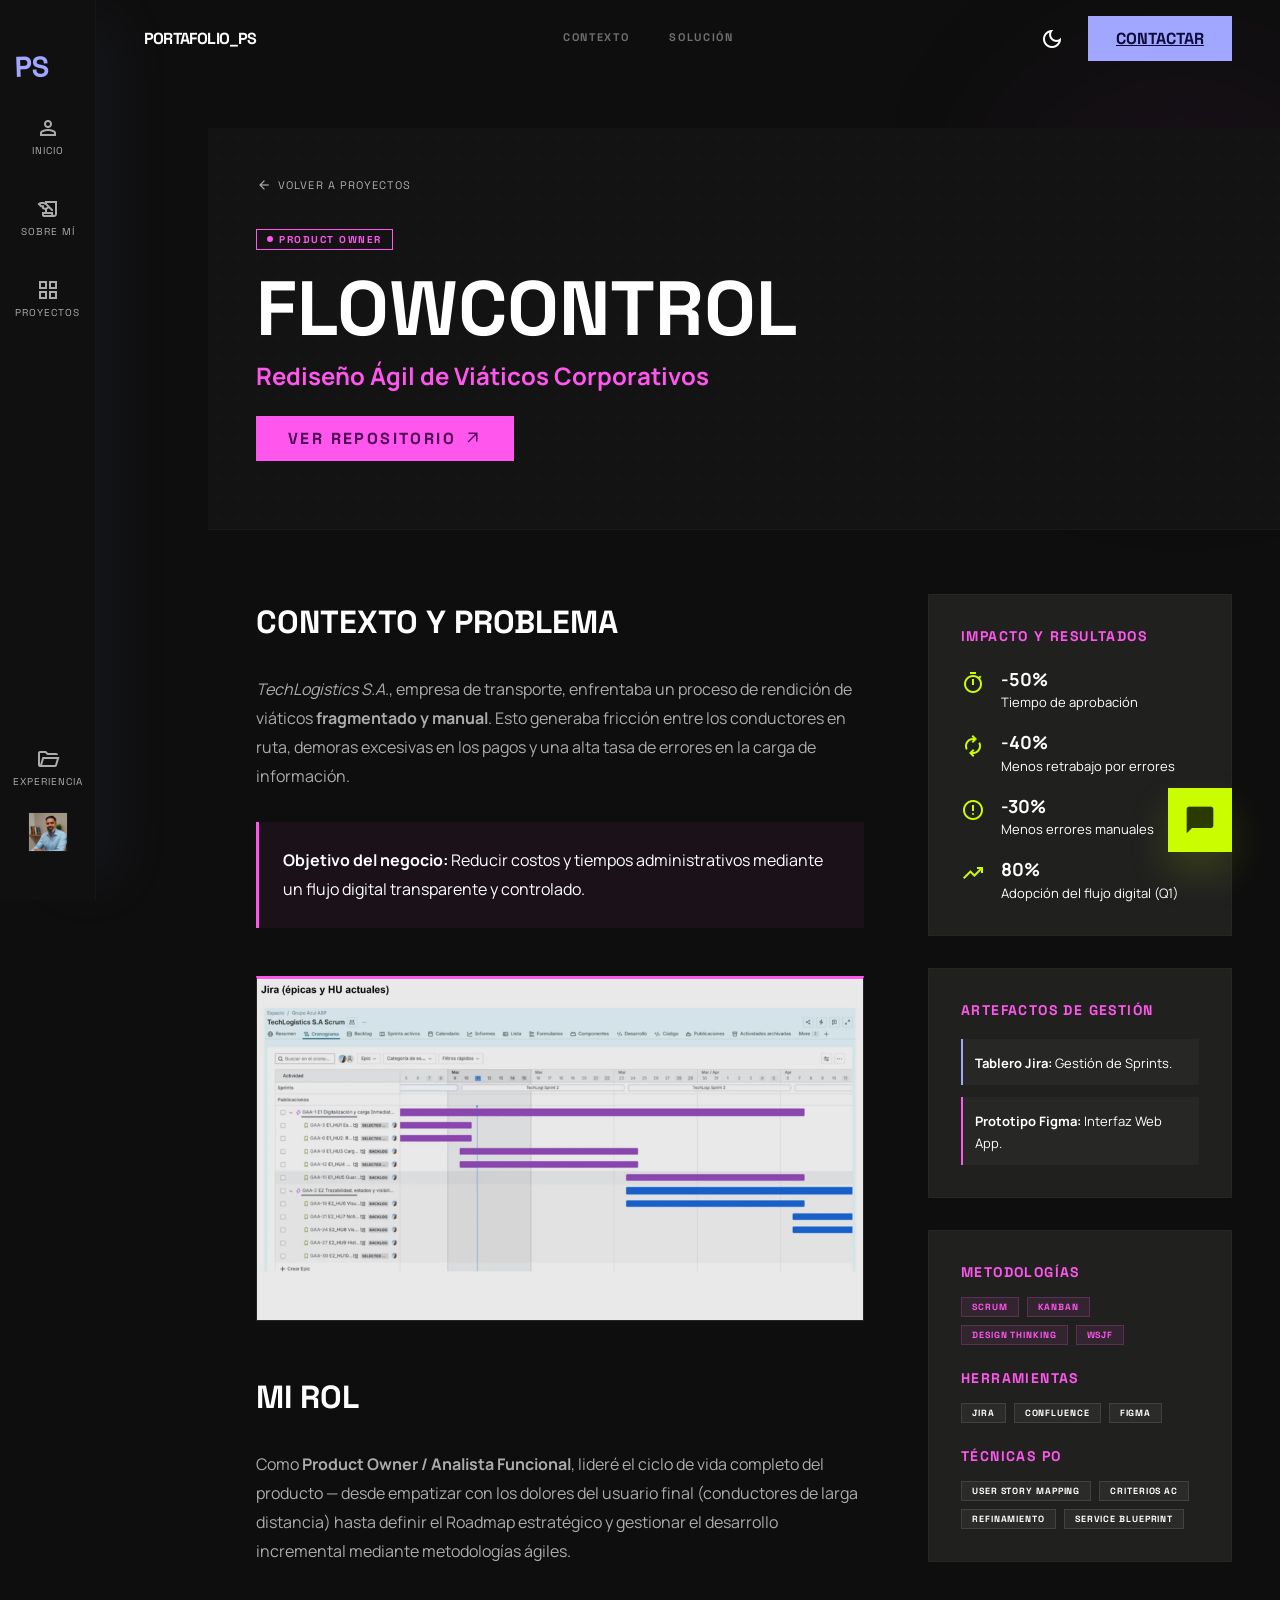
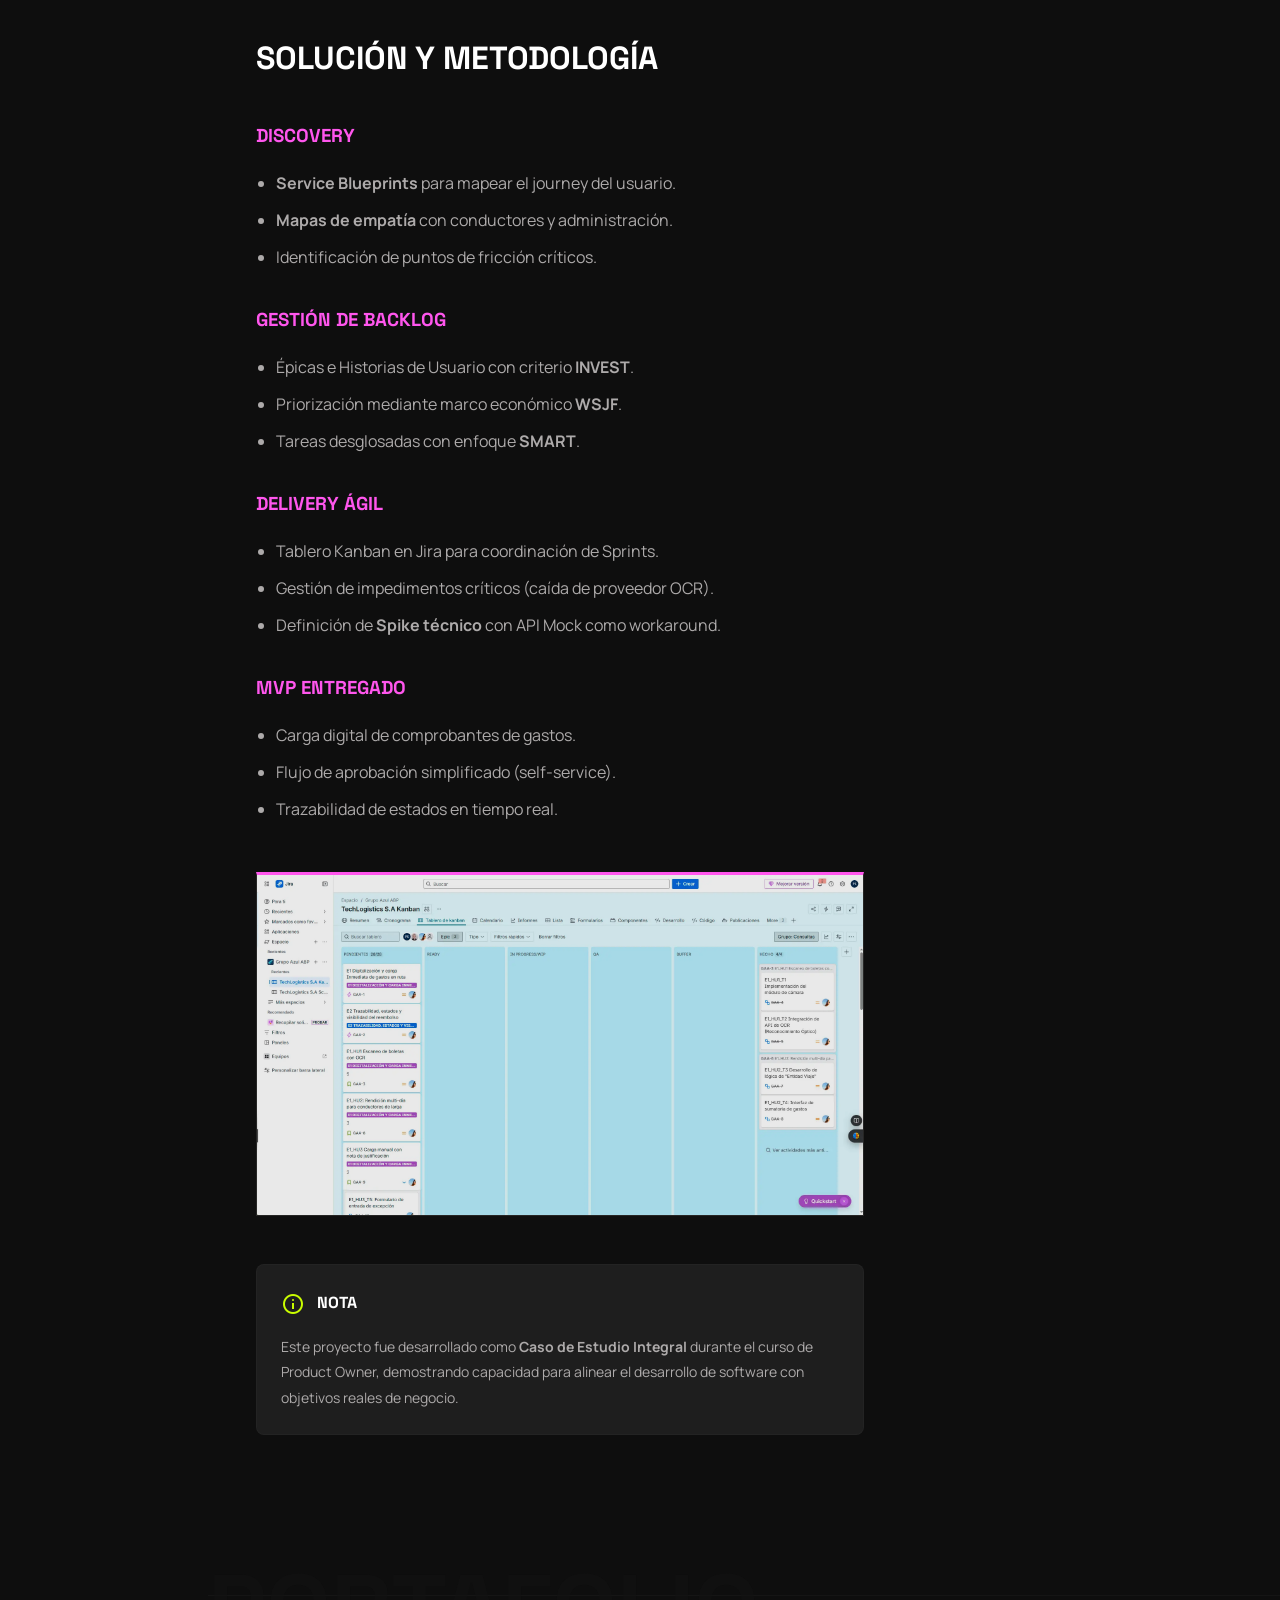
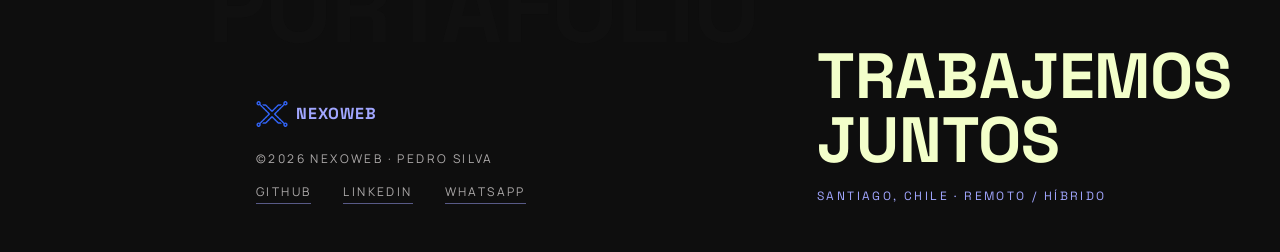
<file: flowcontrol.html>
<!DOCTYPE html>
<html lang="es" class="dark">
<head>
    <meta charset="UTF-8">
    <meta name="viewport" content="width=device-width, initial-scale=1.0">
    <title>FlowControl | Pedro Silva Rojas</title>
    <link rel="icon" type="image/webp" href="img/logo.webp">
    <meta name="description" content="Rediseño Ágil de Viáticos Corporativos - Proyecto de Product Owner por Pedro Silva Rojas.">
    <link rel="stylesheet" href="styles/base.css">
    <style>
        /* ── Pixel grid bg ──────────────────────────────────── */
        .pixel-grid {
            background-image: radial-gradient(circle, #484847 1px, transparent 1px);
            background-size: 20px 20px;
        }

        /* ── Topbar nav (intra-page) ────────────────────────── */
        .topbar-nav { display: flex; gap: 40px; align-items: center; }

        .topbar-nav-link {
            font-family: var(--font-headline);
            font-weight: 700;
            font-size: 11px;
            text-transform: uppercase;
            letter-spacing: 0.15em;
            color: rgba(255, 255, 255, 0.4);
            text-decoration: none;
            position: relative;
            transition: color 0.3s ease;
            padding-bottom: 4px;
            cursor: pointer;
            background: none;
            border: none;
        }

        .topbar-nav-link::after {
            content: '';
            position: absolute;
            bottom: 0; left: 0;
            width: 0; height: 2px;
            background: var(--color-tertiary-fixed);
            transition: width 0.3s ease;
        }

        .topbar-nav-link:hover { color: rgba(255, 255, 255, 0.8); }

        .topbar.scrolled {
            background: rgba(14, 14, 14, 0.88);
            backdrop-filter: blur(16px);
            border-bottom: 1px solid var(--color-outline-variant);
        }

        .card-badge {
            display: inline-flex;
            align-items: center;
            gap: 6px;
            padding: 3px 10px;
            font-family: var(--font-headline);
            font-size: 10px;
            font-weight: 700;
            text-transform: uppercase;
            letter-spacing: 0.15em;
        }

        .badge-po {
            border: 1px solid var(--color-secondary);
            color: var(--color-secondary);
        }

        .badge-po .badge-dot { background: var(--color-secondary); }

        .badge-dot {
            width: 6px; height: 6px;
            border-radius: 50%;
            flex-shrink: 0;
        }

        .tag {
            padding: 3px 10px;
            font-family: var(--font-headline);
            font-size: 9px;
            font-weight: 700;
            text-transform: uppercase;
            letter-spacing: 0.1em;
            color: var(--color-primary);
        }

        /* ── Responsividad Local (flowcontrol.html) ──────────── */
        @media screen and (max-width: 1024px) {
            .project-layout { grid-template-columns: 1fr !important; }
            .sidebar-info { position: relative !important; top: 0 !important; }
        }

        @media screen and (max-width: 768px) {
            main {
                padding-top: 96px !important;
                padding-left: 0 !important;
            }
            .topbar-nav {
                display: none !important;
            }
            section[style*="padding: 48px"] {
                padding: 32px 24px !important;
            }
            .project-layout {
                padding: 32px 24px !important;
                gap: 48px !important;
            }
            .sidebar-info > div {
                padding: 24px !important;
            }
        }
    </style>
</head>
<body>
    <a href="#main-content" class="skip-link">Saltar al contenido principal</a>

    <!-- Side Navigation Bar -->
    <nav class="sidenav" aria-label="Navegación lateral">
        <div>
            <div class="sidenav-logo">PS</div>
            <div class="sidenav-links">
                <a href="index.html" class="sidenav-link">
                    <span class="material-symbols-outlined" aria-hidden="true">person</span>
                    <small>Inicio</small>
                </a>
                <a href="about.html" class="sidenav-link">
                    <span class="material-symbols-outlined" aria-hidden="true">history_edu</span>
                    <small>Sobre Mí</small>
                </a>
                <a href="proyectos.html" class="sidenav-link active" aria-current="page">
                    <span class="material-symbols-outlined" aria-hidden="true">grid_view</span>
                    <small>Proyectos</small>
                </a>
            </div>
        </div>
        <div style="display: flex; flex-direction: column; align-items: center; gap: 24px;">
            <a href="experience.html" class="sidenav-link">
                <span class="material-symbols-outlined" aria-hidden="true">folder_open</span>
                <small>Experiencia</small>
            </a>
            <div style="width: 40px; height: 40px; border: 1px solid var(--color-outline-variant); overflow: hidden;">
                <img src="img/pedro3.webp" alt="Foto de perfil de Pedro Silva" style="width: 100%; height: 100%; object-fit: cover;">
            </div>
        </div>
    </nav>

    <!-- Top App Bar -->
    <header class="topbar" id="topbar">
        <div class="topbar-title">PORTAFOLIO_PS</div>
        <nav class="desktop-nav topbar-nav" aria-label="Navegación del Proyecto">
            <a href="#contexto" class="topbar-nav-link">Contexto</a>
            <a href="#solucion" class="topbar-nav-link">Solución</a>
        </nav>
        <div class="topbar-actions">
            <button class="theme-toggle" aria-label="Cambiar tema de color" style="background: none; border: none; color: inherit; padding: 0; cursor: pointer;">
                <span class="material-symbols-outlined" style="display: block;">dark_mode</span>
            </button>
            <a href="experience.html#contacto" class="btn-connect">Contactar</a>
            <button class="menu-toggle" id="menu-toggle" aria-label="Abrir menú móvil">
                <span class="material-symbols-outlined" aria-hidden="true">menu</span>
            </button>
        </div>
    </header>

    <!-- Mobile Navigation Drawer -->
    <div class="mobile-nav-overlay" id="mobile-nav-overlay"></div>
    <nav class="mobile-nav-drawer" id="mobile-nav-drawer" aria-label="Navegación móvil">
        <div class="mobile-nav-header">
            <div class="sidenav-logo">PS</div>
            <button class="menu-close" id="menu-close" aria-label="Cerrar menú móvil">
                <span class="material-symbols-outlined" aria-hidden="true">close</span>
            </button>
        </div>
        <div class="mobile-nav-links">
            <a href="index.html" class="mobile-nav-link">Inicio</a>
            <a href="about.html" class="mobile-nav-link">Sobre Mí</a>
            <a href="proyectos.html" class="mobile-nav-link active" aria-current="page">Proyectos</a>
            <a href="experience.html" class="mobile-nav-link">Experiencia</a>
        </div>
    </nav>

    <main id="main-content" style="padding-top: 128px; padding-left: 112px;">
        <!-- Glow deco -->
        <div aria-hidden="true" style="position: absolute; top: 80px; right: -5%; width: 320px; height: 320px; background: rgba(255,86,237,0.06); border-radius: 50%; filter: blur(100px); z-index: -1; pointer-events: none;"></div>

        <!-- ═══ HERO PROYECTO ════════════════════════════════════════════ -->
        <section style="padding: 48px; border-bottom: 1px solid var(--color-outline-variant); position: relative; background: var(--color-surface-low);" aria-labelledby="hero-heading">
            <div class="pixel-grid" aria-hidden="true" style="position: absolute; inset: 0; opacity: 0.1; pointer-events: none;"></div>
            <div style="position: relative; z-index: 10;">
                <a href="proyectos.html#section-po" style="color: var(--color-on-surface-variant); text-decoration: none; display: inline-flex; align-items: center; gap: 6px; font-family: var(--font-headline); font-size: 11px; text-transform: uppercase; letter-spacing: 0.1em; margin-bottom: 32px; transition: color 0.2s ease;" onmouseover="this.style.color='white'" onmouseout="this.style.color='var(--color-on-surface-variant)'">
                    <span class="material-symbols-outlined" style="font-size: 16px;" aria-hidden="true">arrow_back</span>
                    Volver a Proyectos
                </a>
                <br>
                <span class="card-badge badge-po" style="margin-bottom: 24px;">
                    <span class="badge-dot" aria-hidden="true"></span><span style="font-family: var(--font-headline);">PRODUCT OWNER</span>
                </span>
                <h1 id="hero-heading" style="font-family: var(--font-headline); font-size: clamp(3rem, 6vw, 6rem); font-weight: 900; text-transform: uppercase; line-height: 0.9; margin-bottom: 16px; color: white;">
                    FLOWCONTROL
                </h1>
                <p style="font-size: 1.5rem; color: var(--color-secondary); font-weight: 700; margin-bottom: 24px;">Rediseño Ágil de Viáticos Corporativos</p>
                <div style="display: flex; gap: 16px; margin-bottom: 20px;">
                    <a href="https://github.com/Pedro-Silva-R/FlowControl-Agile-Product-Management" target="_blank" rel="noopener noreferrer" style="background: var(--color-secondary); color: #4b0054; padding: 12px 32px; font-family: var(--font-headline); font-weight: 900; text-transform: uppercase; letter-spacing: 0.15em; text-decoration: none; display: inline-flex; align-items: center; gap: 8px; transition: background 0.2s ease;" onmouseover="this.style.background='white'" onmouseout="this.style.background='var(--color-secondary)'">
                        <span>Ver Repositorio</span>
                        <span class="material-symbols-outlined" style="font-size: 18px;" aria-hidden="true">arrow_outward</span>
                    </a>
                </div>
            </div>
        </section>

        <!-- ═══ CONTENIDO PROYECTO ═══════════════════════════════════════ -->
        <section class="project-layout" style="padding: 64px 48px; display: grid; grid-template-columns: 2fr 1fr; gap: 64px;">
            <div class="content-body" style="font-size: 16px; line-height: 1.8; color: var(--color-on-surface-variant);">
                
                <h2 id="contexto" style="font-family: var(--font-headline); font-size: 2rem; color: white; margin-bottom: 24px; text-transform: uppercase; scroll-margin-top: 140px;">Contexto y Problema</h2>
                <p><em>TechLogistics S.A.</em>, empresa de transporte, enfrentaba un proceso de rendición de viáticos <strong>fragmentado y manual</strong>. Esto generaba fricción entre los conductores en ruta, demoras excesivas en los pagos y una alta tasa de errores en la carga de información.</p>
                
                <div style="margin: 32px 0; background: rgba(255,86,237,0.05); border-left: 3px solid var(--color-secondary); padding: 24px;">
                    <p style="margin: 0; color: white;"><strong>Objetivo del negocio:</strong> Reducir costos y tiempos administrativos mediante un flujo digital transparente y controlado.</p>
                </div>

                <div class="project-img-wrapper" style="margin: 48px 0; overflow: hidden; border: 1px solid var(--color-outline-variant); border-top: 3px solid var(--color-secondary); background: var(--color-surface-high); position: relative;">
                    <div class="pixel-grid" aria-hidden="true" style="position: absolute; inset: 0; opacity: 0.1; pointer-events: none; z-index: 0;"></div>
                    <img src="assets/FlowControl_1.webp" alt="Roadmap o Service Blueprint FlowControl" style="width: 100%; height: auto; display: block; position: relative; z-index: 10; opacity: 0.9; transition: transform 0.5s ease, opacity 0.5s ease; cursor: pointer;" onmouseover="this.style.transform='scale(1.03)'; this.style.opacity='1'" onmouseout="this.style.transform='scale(1)'; this.style.opacity='0.9'">
                </div>

                <h2 style="font-family: var(--font-headline); font-size: 2rem; color: white; margin-top: 48px; margin-bottom: 24px; text-transform: uppercase;">Mi Rol</h2>
                <p>Como <strong>Product Owner / Analista Funcional</strong>, lideré el ciclo de vida completo del producto — desde empatizar con los dolores del usuario final (conductores de larga distancia) hasta definir el Roadmap estratégico y gestionar el desarrollo incremental mediante metodologías ágiles.</p>

                <h2 id="solucion" style="font-family: var(--font-headline); font-size: 2rem; color: white; margin-top: 64px; margin-bottom: 24px; text-transform: uppercase; scroll-margin-top: 140px;">Solución y Metodología</h2>
                
                <h3 style="color: var(--color-secondary); margin-top: 32px; margin-bottom: 16px; font-family: var(--font-headline); text-transform: uppercase;">Discovery</h3>
                <ul style="margin-bottom: 24px; padding-left: 20px;">
                    <li style="margin-bottom: 8px;"><strong>Service Blueprints</strong> para mapear el journey del usuario.</li>
                    <li style="margin-bottom: 8px;"><strong>Mapas de empatía</strong> con conductores y administración.</li>
                    <li style="margin-bottom: 8px;">Identificación de puntos de fricción críticos.</li>
                </ul>

                <h3 style="color: var(--color-secondary); margin-top: 32px; margin-bottom: 16px; font-family: var(--font-headline); text-transform: uppercase;">Gestión de Backlog</h3>
                <ul style="margin-bottom: 24px; padding-left: 20px;">
                    <li style="margin-bottom: 8px;">Épicas e Historias de Usuario con criterio <strong>INVEST</strong>.</li>
                    <li style="margin-bottom: 8px;">Priorización mediante marco económico <strong>WSJF</strong>.</li>
                    <li style="margin-bottom: 8px;">Tareas desglosadas con enfoque <strong>SMART</strong>.</li>
                </ul>

                <h3 style="color: var(--color-secondary); margin-top: 32px; margin-bottom: 16px; font-family: var(--font-headline); text-transform: uppercase;">Delivery Ágil</h3>
                <ul style="margin-bottom: 24px; padding-left: 20px;">
                    <li style="margin-bottom: 8px;">Tablero Kanban en Jira para coordinación de Sprints.</li>
                    <li style="margin-bottom: 8px;">Gestión de impedimentos críticos (caída de proveedor OCR).</li>
                    <li style="margin-bottom: 8px;">Definición de <strong>Spike técnico</strong> con API Mock como workaround.</li>
                </ul>

                <h3 style="color: var(--color-secondary); margin-top: 32px; margin-bottom: 16px; font-family: var(--font-headline); text-transform: uppercase;">MVP Entregado</h3>
                <ul style="margin-bottom: 24px; padding-left: 20px;">
                    <li style="margin-bottom: 8px;">Carga digital de comprobantes de gastos.</li>
                    <li style="margin-bottom: 8px;">Flujo de aprobación simplificado (self-service).</li>
                    <li style="margin-bottom: 8px;">Trazabilidad de estados en tiempo real.</li>
                </ul>

                <div class="project-img-wrapper" style="margin: 48px 0; overflow: hidden; border: 1px solid var(--color-outline-variant); border-top: 3px solid var(--color-secondary); background: var(--color-surface-high); position: relative;">
                    <div class="pixel-grid" aria-hidden="true" style="position: absolute; inset: 0; opacity: 0.1; pointer-events: none; z-index: 0;"></div>
                    <img src="assets/FlowControl_2.webp" alt="Prototipo Figma FlowControl" style="width: 100%; height: auto; display: block; position: relative; z-index: 10; opacity: 0.9; transition: transform 0.5s ease, opacity 0.5s ease; cursor: pointer;" onmouseover="this.style.transform='scale(1.03)'; this.style.opacity='1'" onmouseout="this.style.transform='scale(1)'; this.style.opacity='0.9'">
                </div>

                <div style="background: rgba(38,38,38,0.7); border: 1px solid var(--color-outline-variant); padding: 24px; border-radius: 8px; margin-top: 48px;">
                    <div style="display: flex; gap: 12px; align-items: center; margin-bottom: 16px;">
                        <span class="material-symbols-outlined" style="color: var(--color-tertiary-fixed);" aria-hidden="true">info</span>
                        <h4 style="font-family: var(--font-headline); color: white; margin: 0; text-transform: uppercase;">Nota</h4>
                    </div>
                    <p style="margin: 0; font-size: 14px;">Este proyecto fue desarrollado como <strong>Caso de Estudio Integral</strong> durante el curso de Product Owner, demostrando capacidad para alinear el desarrollo de software con objetivos reales de negocio.</p>
                </div>
            </div>

            <!-- Sidebar Info -->
            <div class="sidebar-info" style="position: sticky; top: 120px; height: max-content; display: flex; flex-direction: column; gap: 32px;">
                
                <div style="background: var(--color-surface-high); border: 1px solid var(--color-outline-variant); padding: 32px;">
                    <h3 style="font-family: var(--font-headline); font-size: 14px; color: var(--color-secondary); text-transform: uppercase; letter-spacing: 0.1em; margin-bottom: 24px;">Impacto y Resultados</h3>
                    <ul style="list-style: none; padding: 0; margin: 0; display: flex; flex-direction: column; gap: 20px;">
                        <li style="display: flex; align-items: flex-start; gap: 16px;">
                            <span class="material-symbols-outlined" style="color: var(--color-tertiary-fixed); font-size: 24px; margin-top: 2px;" aria-hidden="true">timer</span>
                            <div><strong style="color: white; display: block; font-size: 18px; line-height: 1.2;">-50%</strong> <span style="font-size: 13px;">Tiempo de aprobación</span></div>
                        </li>
                        <li style="display: flex; align-items: flex-start; gap: 16px;">
                            <span class="material-symbols-outlined" style="color: var(--color-tertiary-fixed); font-size: 24px; margin-top: 2px;" aria-hidden="true">autorenew</span>
                            <div><strong style="color: white; display: block; font-size: 18px; line-height: 1.2;">-40%</strong> <span style="font-size: 13px;">Menos retrabajo por errores</span></div>
                        </li>
                        <li style="display: flex; align-items: flex-start; gap: 16px;">
                            <span class="material-symbols-outlined" style="color: var(--color-tertiary-fixed); font-size: 24px; margin-top: 2px;" aria-hidden="true">error</span>
                            <div><strong style="color: white; display: block; font-size: 18px; line-height: 1.2;">-30%</strong> <span style="font-size: 13px;">Menos errores manuales</span></div>
                        </li>
                        <li style="display: flex; align-items: flex-start; gap: 16px;">
                            <span class="material-symbols-outlined" style="color: var(--color-tertiary-fixed); font-size: 24px; margin-top: 2px;" aria-hidden="true">trending_up</span>
                            <div><strong style="color: white; display: block; font-size: 18px; line-height: 1.2;">80%</strong> <span style="font-size: 13px;">Adopción del flujo digital (Q1)</span></div>
                        </li>
                    </ul>
                </div>

                <div style="background: var(--color-surface-high); border: 1px solid var(--color-outline-variant); padding: 32px;">
                    <h3 style="font-family: var(--font-headline); font-size: 14px; color: var(--color-secondary); text-transform: uppercase; letter-spacing: 0.1em; margin-bottom: 20px;">Artefactos de Gestión</h3>
                    <div style="display: flex; flex-direction: column; gap: 12px;">
                        <div style="background: rgba(255,255,255,0.03); padding: 12px; border-left: 2px solid var(--color-primary);">
                            <span style="font-size: 13px; color: white;"><strong>Tablero Jira:</strong> Gestión de Sprints.</span>
                        </div>
                        <div style="background: rgba(255,255,255,0.03); padding: 12px; border-left: 2px solid var(--color-secondary);">
                            <span style="font-size: 13px; color: white;"><strong>Prototipo Figma:</strong> Interfaz Web App.</span>
                        </div>
                    </div>
                </div>

                <div style="background: var(--color-surface-high); border: 1px solid var(--color-outline-variant); padding: 32px;">
                    <h3 style="font-family: var(--font-headline); font-size: 14px; color: var(--color-secondary); text-transform: uppercase; letter-spacing: 0.1em; margin-bottom: 16px;">Metodologías</h3>
                    <div style="display: flex; flex-wrap: wrap; gap: 8px; margin-bottom: 24px;">
                        <span class="tag tag-po" style="background: rgba(255,86,237,0.08); border: 1px solid rgba(255,86,237,0.2); color: var(--color-secondary);">Scrum</span>
                        <span class="tag tag-po" style="background: rgba(255,86,237,0.08); border: 1px solid rgba(255,86,237,0.2); color: var(--color-secondary);">Kanban</span>
                        <span class="tag tag-po" style="background: rgba(255,86,237,0.08); border: 1px solid rgba(255,86,237,0.2); color: var(--color-secondary);">Design Thinking</span>
                        <span class="tag tag-po" style="background: rgba(255,86,237,0.08); border: 1px solid rgba(255,86,237,0.2); color: var(--color-secondary);">WSJF</span>
                    </div>

                    <h3 style="font-family: var(--font-headline); font-size: 14px; color: var(--color-secondary); text-transform: uppercase; letter-spacing: 0.1em; margin-bottom: 16px;">Herramientas</h3>
                    <div style="display: flex; flex-wrap: wrap; gap: 8px; margin-bottom: 24px;">
                        <span class="tag" style="background: rgba(255,255,255,0.05); border: 1px solid rgba(255,255,255,0.1); color: white;">Jira</span>
                        <span class="tag" style="background: rgba(255,255,255,0.05); border: 1px solid rgba(255,255,255,0.1); color: white;">Confluence</span>
                        <span class="tag" style="background: rgba(255,255,255,0.05); border: 1px solid rgba(255,255,255,0.1); color: white;">Figma</span>
                    </div>

                    <h3 style="font-family: var(--font-headline); font-size: 14px; color: var(--color-secondary); text-transform: uppercase; letter-spacing: 0.1em; margin-bottom: 16px;">Técnicas PO</h3>
                    <div style="display: flex; flex-wrap: wrap; gap: 8px;">
                        <span class="tag" style="background: rgba(255,255,255,0.05); border: 1px solid rgba(255,255,255,0.1); color: white;">User Story Mapping</span>
                        <span class="tag" style="background: rgba(255,255,255,0.05); border: 1px solid rgba(255,255,255,0.1); color: white;">Criterios AC</span>
                        <span class="tag" style="background: rgba(255,255,255,0.05); border: 1px solid rgba(255,255,255,0.1); color: white;">Refinamiento</span>
                        <span class="tag" style="background: rgba(255,255,255,0.05); border: 1px solid rgba(255,255,255,0.1); color: white;">Service Blueprint</span>
                    </div>
                </div>
            </div>
        </section>

        <!-- Footer Area -->
        <footer>
            <div class="footer-bg-text" aria-hidden="true">PORTAFOLIO</div>
            <div style="position: relative; z-index: 10;">
                <div style="display: flex; align-items: center; gap: 8px; margin-bottom: 20px;">
                    <span style="width: 32px; height: 32px; display: inline-flex; align-items: center; justify-content: center; flex-shrink: 0; overflow: hidden; border-radius: 4px;">
                        <img src="img/logo_nexo.webp" alt="" aria-hidden="true" style="width: 100%; height: 100%; object-fit: contain;">
                    </span>
                    <span style="font-family: var(--font-headline); font-size: 1rem; font-weight: 900; color: var(--color-primary); text-transform: uppercase; letter-spacing: 0.05em;">NexoWeb</span>
                </div>
                <p style="font-size: 12px; letter-spacing: 0.2em; text-transform: uppercase; color: var(--color-on-surface-variant);">©<span id="copyright-year">2025</span> NexoWeb · Pedro Silva</p>
                <div style="margin-top: 16px; display: flex; gap: 32px;">
                    <a href="#" class="footer-link" target="_blank" rel="noopener noreferrer">GitHub</a>
                    <a href="#" class="footer-link" target="_blank" rel="noopener noreferrer">LinkedIn</a>
                    <a href="https://wa.me/56997236064?text=Hola%20Pedro%2C%20estuve%20viendo%20tu%20portafolio%20y%20me%20interesa%20tu%20perfil%20h%C3%ADbrido%20(Tech%2BCX).%20Me%20gustar%C3%ADa%20conversar%20contigo." target="_blank" rel="noopener noreferrer" class="footer-link" aria-label="WhatsApp de Pedro Silva">WhatsApp</a>
                </div>
            </div>
            <div style="position: relative; z-index: 10;">
                <div class="footer-title">Trabajemos<br>Juntos</div>
                <p class="footer-subtitle">Santiago, Chile · Remoto / Híbrido</p>
            </div>
        </footer>
    </main>

    <!-- WhatsApp FAB -->
    <div style="position: fixed; bottom: 48px; right: 48px; z-index: 50;">
        <a href="https://wa.me/56997236064?text=Hola%20Pedro%2C%20estuve%20viendo%20tu%20portafolio%20y%20me%20interesa%20tu%20perfil%20h%C3%ADbrido%20(Tech%2BCX).%20Me%20gustar%C3%ADa%20conversar%20contigo." target="_blank" rel="noopener noreferrer" title="Escríbeme por WhatsApp" aria-label="Enviar mensaje por WhatsApp" style="width: 64px; height: 64px; background: var(--color-tertiary-fixed); color: #2b3a00; display: flex; align-items: center; justify-content: center; cursor: pointer; box-shadow: 0 20px 40px rgba(202,253,0,0.15); text-decoration: none; transition: transform 0.2s ease;" onmouseover="this.style.transform='scale(1.1)'" onmouseout="this.style.transform='scale(1)'">
            <span class="material-symbols-outlined" style="font-size: 32px; font-variation-settings: 'FILL' 1;" aria-hidden="true">chat_bubble</span>
        </a>
    </div>

    <script src="js/main.js"></script>
    <script>
        // ── Topbar scroll backdrop ───────────────────────────────────────────
        (function () {
            const topbar = document.getElementById('topbar');
            window.addEventListener('scroll', () => {
                topbar.classList.toggle('scrolled', window.scrollY > 50);
            }, { passive: true });
        })();
    </script>
</body>
</html>
</file>
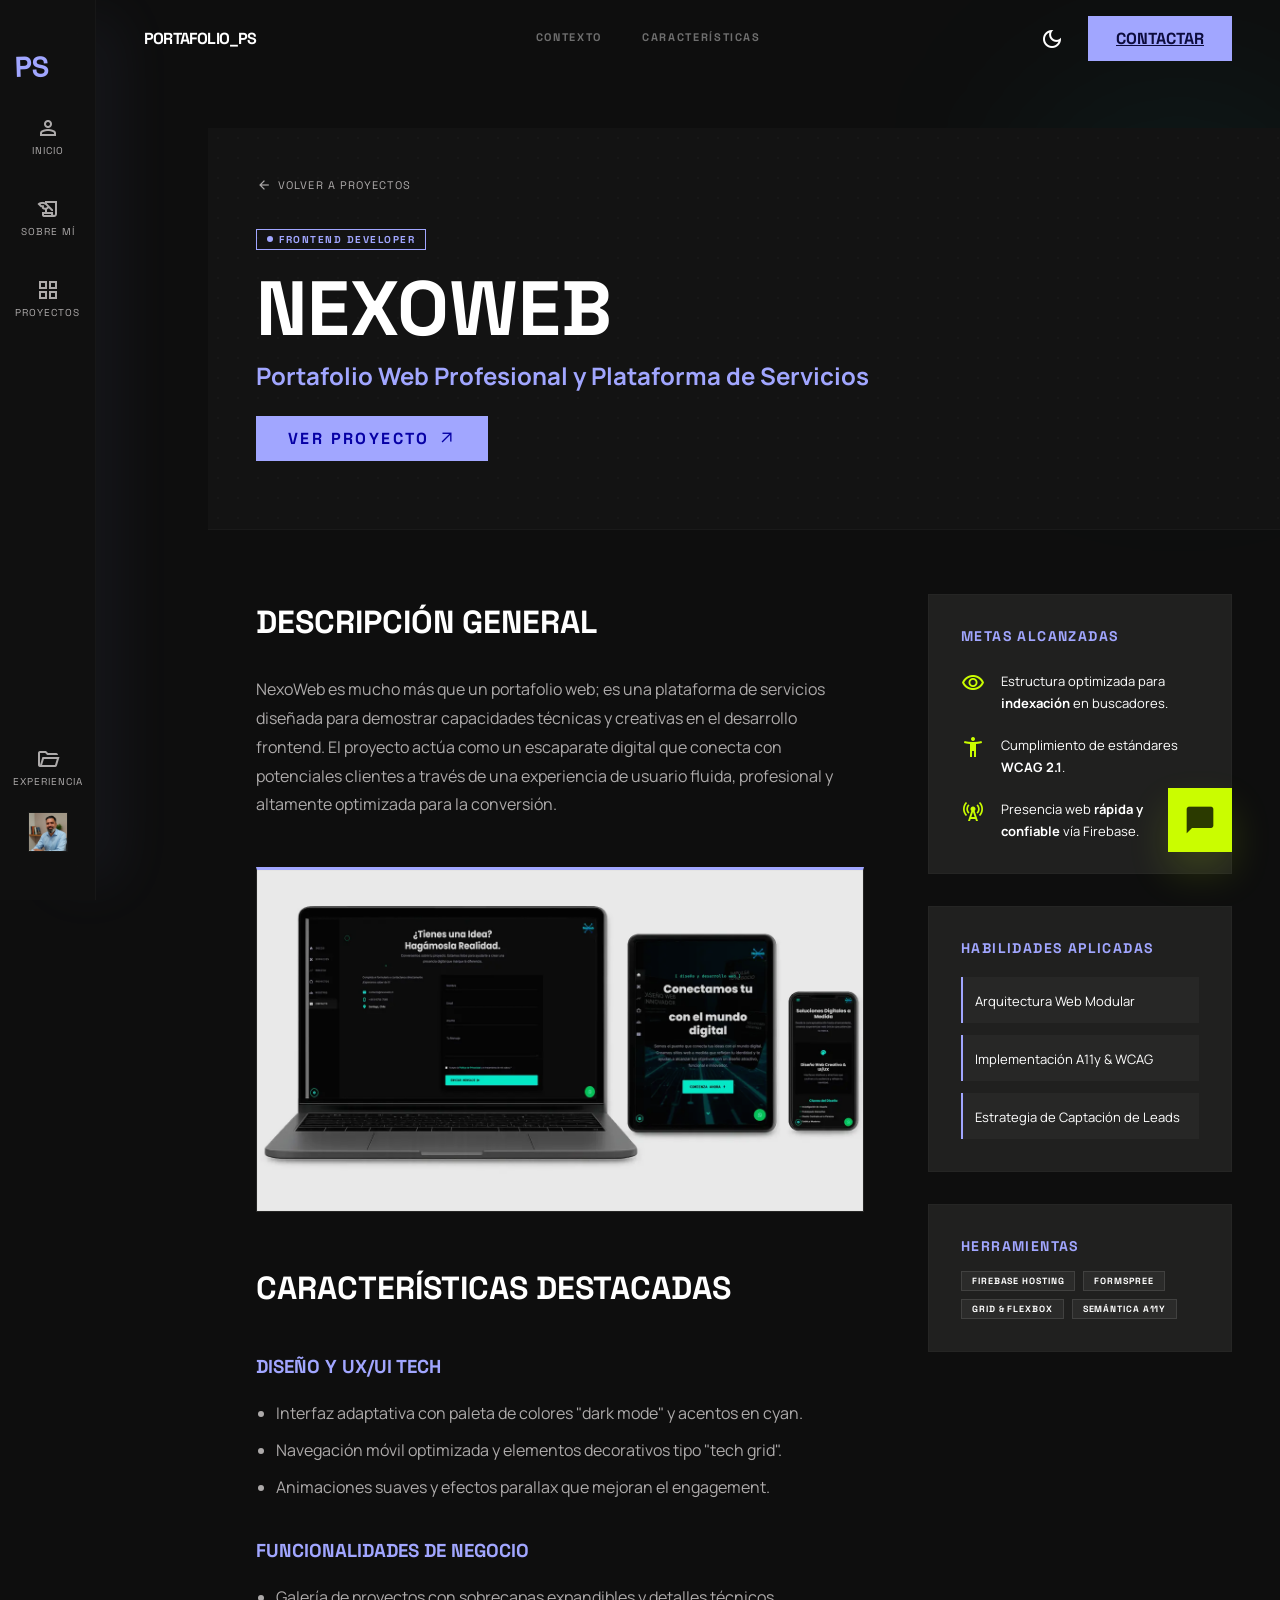
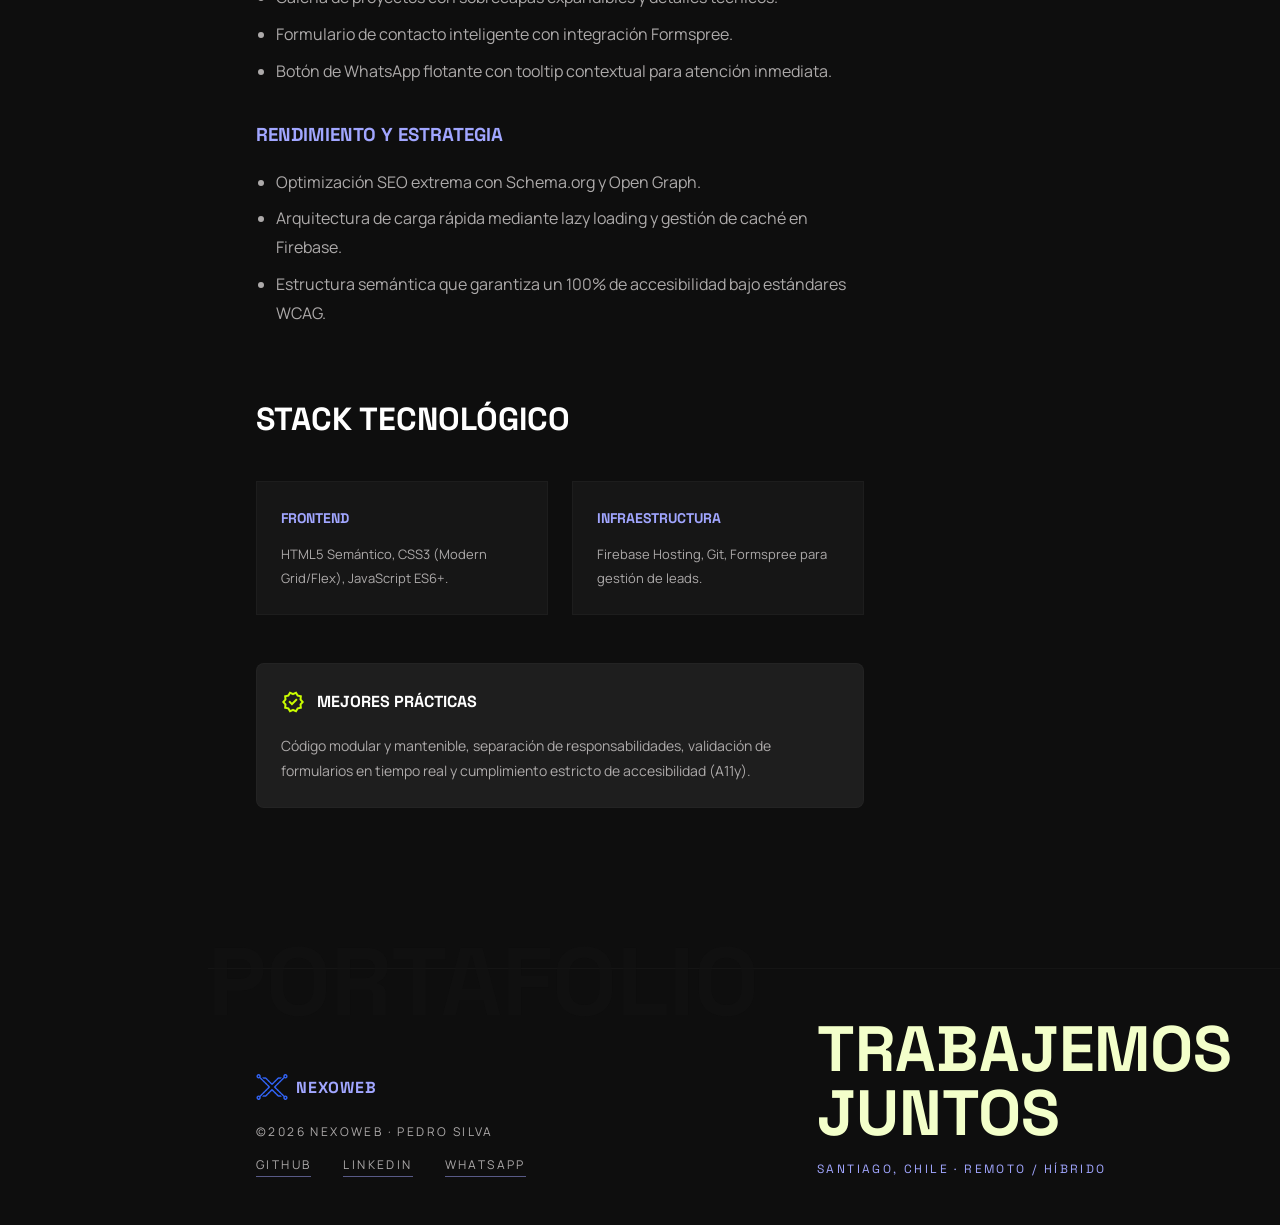
<file: nexoweb.html>
<!DOCTYPE html>
<html lang="es" class="dark">
<head>
    <meta charset="UTF-8">
    <meta name="viewport" content="width=device-width, initial-scale=1.0">
    <title>NexoWeb | Pedro Silva Rojas</title>
    <link rel="icon" type="image/webp" href="img/logo.webp">
    <meta name="description" content="NexoWeb: Portafolio profesional y plataforma de servicios de diseño web — Un proyecto de desarrollo web por Pedro Silva Rojas enfocado en accesibilidad y captación de leads.">
    <link rel="stylesheet" href="styles/base.css">
    <style>
        /* ── Pixel grid bg ──────────────────────────────────── */
        .pixel-grid {
            background-image: radial-gradient(circle, #484847 1px, transparent 1px);
            background-size: 20px 20px;
        }

        /* ── Topbar nav (intra-page) ────────────────────────── */
        .topbar-nav { display: flex; gap: 40px; align-items: center; }

        .topbar-nav-link {
            font-family: var(--font-headline);
            font-weight: 700;
            font-size: 11px;
            text-transform: uppercase;
            letter-spacing: 0.15em;
            color: rgba(255, 255, 255, 0.4);
            text-decoration: none;
            position: relative;
            transition: color 0.3s ease;
            padding-bottom: 4px;
            cursor: pointer;
            background: none;
            border: none;
        }

        .topbar-nav-link::after {
            content: '';
            position: absolute;
            bottom: 0; left: 0;
            width: 0; height: 2px;
            background: var(--color-tertiary-fixed);
            transition: width 0.3s ease;
        }

        .topbar-nav-link:hover { color: rgba(255, 255, 255, 0.8); }

        .topbar.scrolled {
            background: rgba(14, 14, 14, 0.88);
            backdrop-filter: blur(16px);
            border-bottom: 1px solid var(--color-outline-variant);
        }

        .card-badge {
            display: inline-flex;
            align-items: center;
            gap: 6px;
            padding: 3px 10px;
            font-family: var(--font-headline);
            font-size: 10px;
            font-weight: 700;
            text-transform: uppercase;
            letter-spacing: 0.15em;
        }

        .badge-dev {
            border: 1px solid var(--color-primary);
            color: var(--color-primary);
        }

        .badge-dev .badge-dot { background: var(--color-primary); }

        .badge-dot {
            width: 6px; height: 6px;
            border-radius: 50%;
            flex-shrink: 0;
        }

        .tag {
            padding: 3px 10px;
            font-family: var(--font-headline);
            font-size: 9px;
            font-weight: 700;
            text-transform: uppercase;
            letter-spacing: 0.1em;
            color: var(--color-primary);
        }

        /* ── Responsividad Local (nexoweb.html) ───────── */
        @media screen and (max-width: 1024px) {
            .project-layout { grid-template-columns: 1fr !important; }
            .sidebar-info { position: relative !important; top: 0 !important; }
        }

        @media screen and (max-width: 768px) {
            main {
                padding-top: 96px !important;
                padding-left: 0 !important;
            }
            .topbar-nav {
                display: none !important;
            }
            section[style*="padding: 48px"] {
                padding: 32px 24px !important;
            }
            .project-layout {
                padding: 32px 24px !important;
                gap: 48px !important;
            }
            .sidebar-info > div {
                padding: 24px !important;
            }
        }
    </style>
</head>
<body>
    <a href="#main-content" class="skip-link">Saltar al contenido principal</a>

    <!-- Side Navigation Bar -->
    <nav class="sidenav" aria-label="Navegación lateral">
        <div>
            <div class="sidenav-logo">PS</div>
            <div class="sidenav-links">
                <a href="index.html" class="sidenav-link">
                    <span class="material-symbols-outlined" aria-hidden="true">person</span>
                    <small>Inicio</small>
                </a>
                <a href="about.html" class="sidenav-link">
                    <span class="material-symbols-outlined" aria-hidden="true">history_edu</span>
                    <small>Sobre Mí</small>
                </a>
                <a href="proyectos.html" class="sidenav-link active" aria-current="page">
                    <span class="material-symbols-outlined" aria-hidden="true">grid_view</span>
                    <small>Proyectos</small>
                </a>
            </div>
        </div>
        <div style="display: flex; flex-direction: column; align-items: center; gap: 24px;">
            <a href="experience.html" class="sidenav-link">
                <span class="material-symbols-outlined" aria-hidden="true">folder_open</span>
                <small>Experiencia</small>
            </a>
            <div style="width: 40px; height: 40px; border: 1px solid var(--color-outline-variant); overflow: hidden;">
                <img src="img/pedro3.webp" alt="Foto de perfil de Pedro Silva" style="width: 100%; height: 100%; object-fit: cover;">
            </div>
        </div>
    </nav>

    <!-- Top App Bar -->
    <header class="topbar" id="topbar">
        <div class="topbar-title">PORTAFOLIO_PS</div>
        <nav class="desktop-nav topbar-nav" aria-label="Navegación del Proyecto">
            <a href="#contexto" class="topbar-nav-link">Contexto</a>
            <a href="#caracteristicas" class="topbar-nav-link">Características</a>
        </nav>
        <div class="topbar-actions">
            <button class="theme-toggle" aria-label="Cambiar tema de color" style="background: none; border: none; color: inherit; padding: 0; cursor: pointer;">
                <span class="material-symbols-outlined" style="display: block;">dark_mode</span>
            </button>
            <a href="experience.html#contacto" class="btn-connect">Contactar</a>
            <button class="menu-toggle" id="menu-toggle" aria-label="Abrir menú móvil">
                <span class="material-symbols-outlined" aria-hidden="true">menu</span>
            </button>
        </div>
    </header>

    <!-- Mobile Navigation Drawer -->
    <div class="mobile-nav-overlay" id="mobile-nav-overlay"></div>
    <nav class="mobile-nav-drawer" id="mobile-nav-drawer" aria-label="Navegación móvil">
        <div class="mobile-nav-header">
            <div class="sidenav-logo">PS</div>
            <button class="menu-close" id="menu-close" aria-label="Cerrar menú móvil">
                <span class="material-symbols-outlined" aria-hidden="true">close</span>
            </button>
        </div>
        <div class="mobile-nav-links">
            <a href="index.html" class="mobile-nav-link">Inicio</a>
            <a href="about.html" class="mobile-nav-link">Sobre Mí</a>
            <a href="proyectos.html" class="mobile-nav-link active" aria-current="page">Proyectos</a>
            <a href="experience.html" class="mobile-nav-link">Experiencia</a>
        </div>
    </nav>

    <main id="main-content" style="padding-top: 128px; padding-left: 112px;">
        <!-- Glow deco -->
        <div aria-hidden="true" style="position: absolute; top: 80px; right: -5%; width: 320px; height: 320px; background: rgba(0,255,255,0.06); border-radius: 50%; filter: blur(100px); z-index: -1; pointer-events: none;"></div>

        <!-- ═══ HERO PROYECTO ════════════════════════════════════════════ -->
        <section style="padding: 48px; border-bottom: 1px solid var(--color-outline-variant); position: relative; background: var(--color-surface-low);" aria-labelledby="hero-heading">
            <div class="pixel-grid" aria-hidden="true" style="position: absolute; inset: 0; opacity: 0.1; pointer-events: none;"></div>
            <div style="position: relative; z-index: 10;">
                <a href="proyectos.html#section-dev" style="color: var(--color-on-surface-variant); text-decoration: none; display: inline-flex; align-items: center; gap: 6px; font-family: var(--font-headline); font-size: 11px; text-transform: uppercase; letter-spacing: 0.1em; margin-bottom: 32px; transition: color 0.2s ease;" onmouseover="this.style.color='white'" onmouseout="this.style.color='var(--color-on-surface-variant)'">
                    <span class="material-symbols-outlined" style="font-size: 16px;" aria-hidden="true">arrow_back</span>
                    Volver a Proyectos
                </a>
                <br>
                <span class="card-badge badge-dev" style="margin-bottom: 24px;">
                    <span class="badge-dot" aria-hidden="true"></span><span style="font-family: var(--font-headline);">FRONTEND DEVELOPER</span>
                </span>
                <h1 id="hero-heading" style="font-family: var(--font-headline); font-size: clamp(3rem, 6vw, 6rem); font-weight: 900; text-transform: uppercase; line-height: 0.9; margin-bottom: 16px; color: white;">
                    NEXOWEB
                </h1>
                <p style="font-size: 1.5rem; color: var(--color-primary); font-weight: 700; margin-bottom: 24px;">Portafolio Web Profesional y Plataforma de Servicios</p>
                <div style="display: flex; gap: 16px; margin-bottom: 20px;">
                    <a href="https://nexoweb.cl/" target="_blank" rel="noopener noreferrer" style="background: var(--color-primary); color: #0600a5; padding: 12px 32px; font-family: var(--font-headline); font-weight: 900; text-transform: uppercase; letter-spacing: 0.15em; text-decoration: none; display: inline-flex; align-items: center; gap: 8px; transition: background 0.2s ease;" onmouseover="this.style.background='white'" onmouseout="this.style.background='var(--color-primary)'">
                        <span>Ver Proyecto</span>
                        <span class="material-symbols-outlined" style="font-size: 18px;" aria-hidden="true">arrow_outward</span>
                    </a>
                </div>
            </div>
        </section>

        <!-- ═══ CONTENIDO PROYECTO ═══════════════════════════════════════ -->
        <section class="project-layout" style="padding: 64px 48px; display: grid; grid-template-columns: 2fr 1fr; gap: 64px;">
            <div class="content-body" style="font-size: 16px; line-height: 1.8; color: var(--color-on-surface-variant);">
                
                <h2 id="contexto" style="font-family: var(--font-headline); font-size: 2rem; color: white; margin-bottom: 24px; text-transform: uppercase; scroll-margin-top: 140px;">Descripción General</h2>
                <p>NexoWeb es mucho más que un portafolio web; es una plataforma de servicios diseñada para demostrar capacidades técnicas y creativas en el desarrollo frontend. El proyecto actúa como un escaparate digital que conecta con potenciales clientes a través de una experiencia de usuario fluida, profesional y altamente optimizada para la conversión.</p>

                <div class="project-img-wrapper" style="margin: 48px 0; overflow: hidden; border: 1px solid var(--color-outline-variant); border-top: 3px solid var(--color-primary); background: var(--color-surface-high); position: relative;">
                    <div class="pixel-grid" aria-hidden="true" style="position: absolute; inset: 0; opacity: 0.1; pointer-events: none; z-index: 0;"></div>
                    <img src="img/projects/nexoweb.webp" alt="Vista previa de la plataforma NexoWeb" style="width: 100%; height: auto; display: block; position: relative; z-index: 10; opacity: 0.9; transition: transform 0.5s ease, opacity 0.5s ease; cursor: pointer;" onmouseover="this.style.transform='scale(1.03)'; this.style.opacity='1'" onmouseout="this.style.transform='scale(1)'; this.style.opacity='0.9'">
                </div>

                <h2 id="caracteristicas" style="font-family: var(--font-headline); font-size: 2rem; color: white; margin-top: 48px; margin-bottom: 24px; text-transform: uppercase; scroll-margin-top: 140px;">Características Destacadas</h2>
                
                <h3 style="color: var(--color-primary); margin-top: 32px; margin-bottom: 16px; font-family: var(--font-headline); text-transform: uppercase;">Diseño y UX/UI Tech</h3>
                <ul style="margin-bottom: 24px; padding-left: 20px;">
                    <li style="margin-bottom: 8px;">Interfaz adaptativa con paleta de colores "dark mode" y acentos en cyan.</li>
                    <li style="margin-bottom: 8px;">Navegación móvil optimizada y elementos decorativos tipo "tech grid".</li>
                    <li style="margin-bottom: 8px;">Animaciones suaves y efectos parallax que mejoran el engagement.</li>
                </ul>

                <h3 style="color: var(--color-primary); margin-top: 32px; margin-bottom: 16px; font-family: var(--font-headline); text-transform: uppercase;">Funcionalidades de Negocio</h3>
                <ul style="margin-bottom: 24px; padding-left: 20px;">
                    <li style="margin-bottom: 8px;">Galería de proyectos con sobrecapas expandibles y detalles técnicos.</li>
                    <li style="margin-bottom: 8px;">Formulario de contacto inteligente con integración Formspree.</li>
                    <li style="margin-bottom: 8px;">Botón de WhatsApp flotante con tooltip contextual para atención inmediata.</li>
                </ul>

                <h3 style="color: var(--color-primary); margin-top: 32px; margin-bottom: 16px; font-family: var(--font-headline); text-transform: uppercase;">Rendimiento y Estrategia</h3>
                <ul style="margin-bottom: 24px; padding-left: 20px;">
                    <li style="margin-bottom: 8px;">Optimización SEO extrema con Schema.org y Open Graph.</li>
                    <li style="margin-bottom: 8px;">Arquitectura de carga rápida mediante lazy loading y gestión de caché en Firebase.</li>
                    <li style="margin-bottom: 8px;">Estructura semántica que garantiza un 100% de accesibilidad bajo estándares WCAG.</li>
                </ul>

                <h2 style="font-family: var(--font-headline); font-size: 2rem; color: white; margin-top: 64px; margin-bottom: 24px; text-transform: uppercase;">Stack Tecnológico</h2>
                <div style="display: grid; grid-template-columns: repeat(auto-fit, minmax(200px, 1fr)); gap: 24px; margin-top: 32px;">
                    <div style="background: rgba(255,255,255,0.03); border: 1px solid var(--color-outline-variant); padding: 24px;">
                        <h4 style="color: var(--color-primary); font-family: var(--font-headline); margin-bottom: 12px; text-transform: uppercase; font-size: 14px;">Frontend</h4>
                        <p style="font-size: 13px; margin: 0;">HTML5 Semántico, CSS3 (Modern Grid/Flex), JavaScript ES6+.</p>
                    </div>
                    <div style="background: rgba(255,255,255,0.03); border: 1px solid var(--color-outline-variant); padding: 24px;">
                        <h4 style="color: var(--color-primary); font-family: var(--font-headline); margin-bottom: 12px; text-transform: uppercase; font-size: 14px;">Infraestructura</h4>
                        <p style="font-size: 13px; margin: 0;">Firebase Hosting, Git, Formspree para gestión de leads.</p>
                    </div>
                </div>

                <div style="background: rgba(38,38,38,0.7); border: 1px solid var(--color-outline-variant); padding: 24px; border-radius: 8px; margin-top: 48px;">
                    <div style="display: flex; gap: 12px; align-items: center; margin-bottom: 16px;">
                        <span class="material-symbols-outlined" style="color: var(--color-tertiary-fixed);" aria-hidden="true">verified</span>
                        <h4 style="font-family: var(--font-headline); color: white; margin: 0; text-transform: uppercase;">Mejores Prácticas</h4>
                    </div>
                    <p style="margin: 0; font-size: 14px;">Código modular y mantenible, separación de responsabilidades, validación de formularios en tiempo real y cumplimiento estricto de accesibilidad (A11y).</p>
                </div>
            </div>

            <!-- Sidebar Info -->
            <div class="sidebar-info" style="position: sticky; top: 120px; height: max-content; display: flex; flex-direction: column; gap: 32px;">
                
                <div style="background: var(--color-surface-high); border: 1px solid var(--color-outline-variant); padding: 32px;">
                    <h3 style="font-family: var(--font-headline); font-size: 14px; color: var(--color-primary); text-transform: uppercase; letter-spacing: 0.1em; margin-bottom: 24px;">Metas Alcanzadas</h3>
                    <ul style="list-style: none; padding: 0; margin: 0; display: flex; flex-direction: column; gap: 20px;">
                        <li style="display: flex; align-items: flex-start; gap: 16px;">
                            <span class="material-symbols-outlined" style="color: var(--color-tertiary-fixed); font-size: 24px; margin-top: 2px;" aria-hidden="true">visibility</span>
                            <div><span style="font-size: 13px; color: white;">Estructura optimizada para <strong>indexación</strong> en buscadores.</span></div>
                        </li>
                        <li style="display: flex; align-items: flex-start; gap: 16px;">
                            <span class="material-symbols-outlined" style="color: var(--color-tertiary-fixed); font-size: 24px; margin-top: 2px;" aria-hidden="true">accessibility_new</span>
                            <div><span style="font-size: 13px; color: white;">Cumplimiento de estándares <strong>WCAG 2.1</strong>.</span></div>
                        </li>
                        <li style="display: flex; align-items: flex-start; gap: 16px;">
                            <span class="material-symbols-outlined" style="color: var(--color-tertiary-fixed); font-size: 24px; margin-top: 2px;" aria-hidden="true">cell_tower</span>
                            <div><span style="font-size: 13px; color: white;">Presencia web <strong>rápida y confiable</strong> vía Firebase.</span></div>
                        </li>
                    </ul>
                </div>

                <div style="background: var(--color-surface-high); border: 1px solid var(--color-outline-variant); padding: 32px;">
                    <h3 style="font-family: var(--font-headline); font-size: 14px; color: var(--color-primary); text-transform: uppercase; letter-spacing: 0.1em; margin-bottom: 20px;">Habilidades Aplicadas</h3>
                    <div style="display: flex; flex-direction: column; gap: 12px;">
                        <div style="background: rgba(255,255,255,0.03); padding: 12px; border-left: 2px solid var(--color-primary);">
                            <span style="font-size: 13px; color: white;">Arquitectura Web Modular</span>
                        </div>
                        <div style="background: rgba(255,255,255,0.03); padding: 12px; border-left: 2px solid var(--color-primary);">
                            <span style="font-size: 13px; color: white;">Implementación A11y & WCAG</span>
                        </div>
                        <div style="background: rgba(255,255,255,0.03); padding: 12px; border-left: 2px solid var(--color-primary);">
                            <span style="font-size: 13px; color: white;">Estrategia de Captación de Leads</span>
                        </div>
                    </div>
                </div>

                <div style="background: var(--color-surface-high); border: 1px solid var(--color-outline-variant); padding: 32px;">
                    <h3 style="font-family: var(--font-headline); font-size: 14px; color: var(--color-primary); text-transform: uppercase; letter-spacing: 0.1em; margin-bottom: 16px;">Herramientas</h3>
                    <div style="display: flex; flex-wrap: wrap; gap: 8px;">
                        <span class="tag" style="background: rgba(255,255,255,0.05); border: 1px solid rgba(255,255,255,0.1); color: white;">Firebase Hosting</span>
                        <span class="tag" style="background: rgba(255,255,255,0.05); border: 1px solid rgba(255,255,255,0.1); color: white;">Formspree</span>
                        <span class="tag" style="background: rgba(255,255,255,0.05); border: 1px solid rgba(255,255,255,0.1); color: white;">Grid & Flexbox</span>
                        <span class="tag" style="background: rgba(255,255,255,0.05); border: 1px solid rgba(255,255,255,0.1); color: white;">Semántica A11y</span>
                    </div>
                </div>
            </div>
        </section>

        <!-- Footer Area -->
        <footer>
            <div class="footer-bg-text" aria-hidden="true">PORTAFOLIO</div>
            <div style="position: relative; z-index: 10;">
                <div style="display: flex; align-items: center; gap: 8px; margin-bottom: 20px;">
                    <span style="width: 32px; height: 32px; display: inline-flex; align-items: center; justify-content: center; flex-shrink: 0; overflow: hidden; border-radius: 4px;">
                        <img src="img/logo_nexo.webp" alt="" aria-hidden="true" style="width: 100%; height: 100%; object-fit: contain;">
                    </span>
                    <span style="font-family: var(--font-headline); font-size: 1rem; font-weight: 900; color: var(--color-primary); text-transform: uppercase; letter-spacing: 0.05em;">NexoWeb</span>
                </div>
                <p style="font-size: 12px; letter-spacing: 0.2em; text-transform: uppercase; color: var(--color-on-surface-variant);">©<span id="copyright-year">2025</span> NexoWeb · Pedro Silva</p>
                <div style="margin-top: 16px; display: flex; gap: 32px;">
                    <a href="#" class="footer-link" target="_blank" rel="noopener noreferrer">GitHub</a>
                    <a href="#" class="footer-link" target="_blank" rel="noopener noreferrer">LinkedIn</a>
                    <a href="https://wa.me/56997236064?text=Hola%20Pedro%2C%20estuve%20viendo%20tu%20portafolio%20y%20me%20interesa%20tu%20perfil%20h%C3%ADbrido%20(Tech%2BCX).%20Me%20gustar%C3%ADa%20conversar%20contigo." target="_blank" rel="noopener noreferrer" class="footer-link" aria-label="WhatsApp de Pedro Silva">WhatsApp</a>
                </div>
            </div>
            <div style="position: relative; z-index: 10;">
                <div class="footer-title">Trabajemos<br>Juntos</div>
                <p class="footer-subtitle">Santiago, Chile · Remoto / Híbrido</p>
            </div>
        </footer>
    </main>

    <!-- WhatsApp FAB -->
    <div style="position: fixed; bottom: 48px; right: 48px; z-index: 50;">
        <a href="https://wa.me/56997236064?text=Hola%20Pedro%2C%20estuve%20viendo%20tu%20portafolio%20y%20me%20interesa%20tu%20perfil%20h%C3%ADbrido%20(Tech%2BCX).%20Me%20gustar%C3%ADa%20conversar%20contigo." target="_blank" rel="noopener noreferrer" title="Escríbeme por WhatsApp" aria-label="Enviar mensaje por WhatsApp" style="width: 64px; height: 64px; background: var(--color-tertiary-fixed); color: #2b3a00; display: flex; align-items: center; justify-content: center; cursor: pointer; box-shadow: 0 20px 40px rgba(202,253,0,0.15); text-decoration: none; transition: transform 0.2s ease;" onmouseover="this.style.transform='scale(1.1)'" onmouseout="this.style.transform='scale(1)'">
            <span class="material-symbols-outlined" style="font-size: 32px; font-variation-settings: 'FILL' 1;" aria-hidden="true">chat_bubble</span>
        </a>
    </div>

    <script src="js/main.js"></script>
    <script>
        // ── Topbar scroll backdrop ───────────────────────────────────────────
        (function () {
            const topbar = document.getElementById('topbar');
            window.addEventListener('scroll', () => {
                topbar.classList.toggle('scrolled', window.scrollY > 50);
            }, { passive: true });
        })();
    </script>
</body>
</html>
</file>
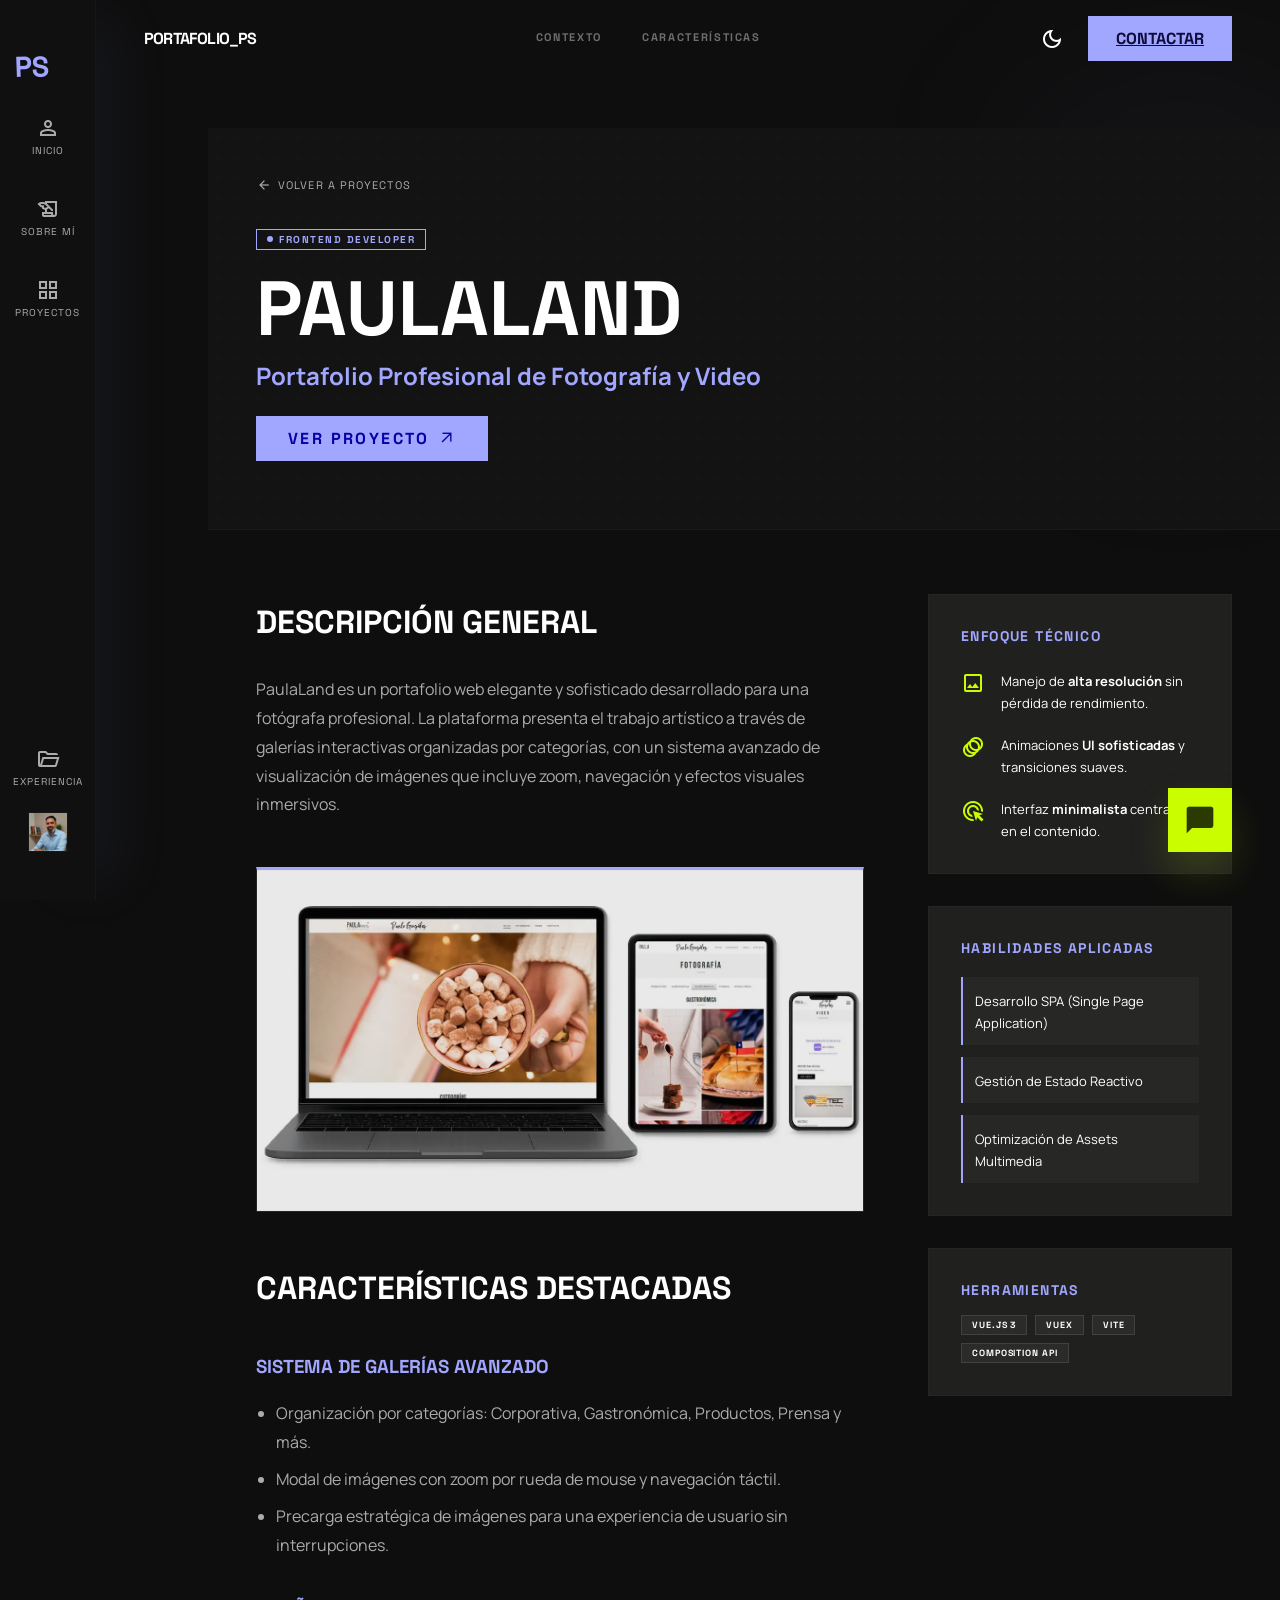
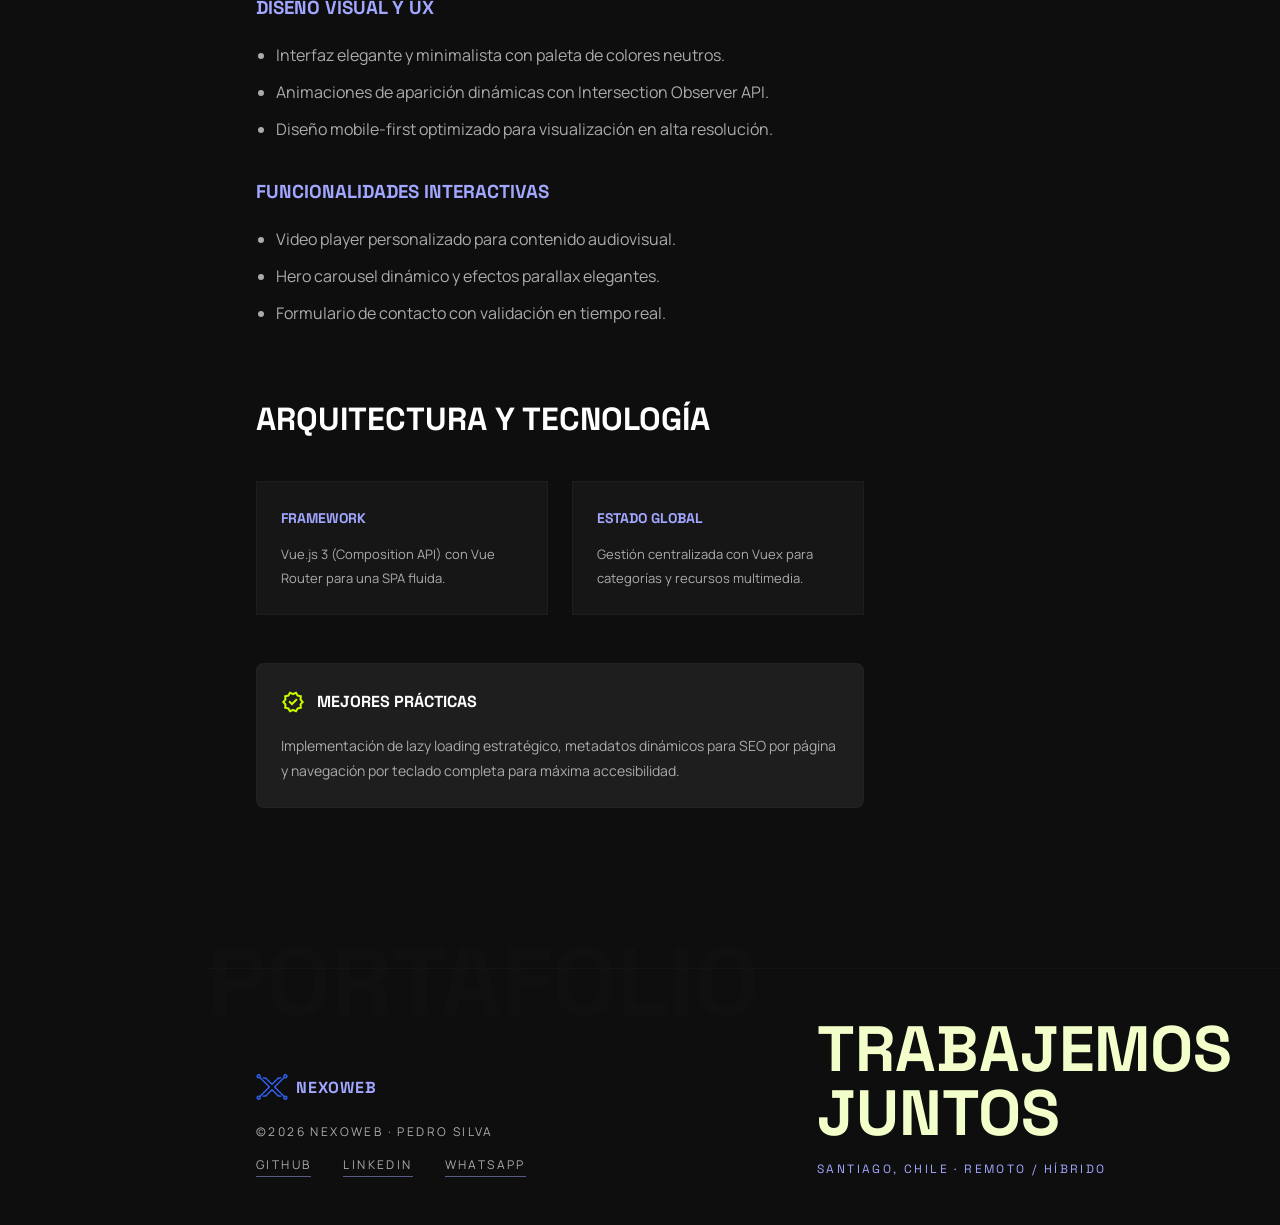
<file: paulaland.html>
<!DOCTYPE html>
<html lang="es" class="dark">
<head>
    <meta charset="UTF-8">
    <meta name="viewport" content="width=device-width, initial-scale=1.0">
    <title>PaulaLand | Pedro Silva Rojas</title>
    <link rel="icon" type="image/webp" href="img/logo.webp">
    <meta name="description" content="PaulaLand: Portafolio profesional de fotografía y video — Una Single Page Application (SPA) inmersiva desarrollada por Pedro Silva Rojas.">
    <link rel="stylesheet" href="styles/base.css">
    <style>
        /* ── Pixel grid bg ──────────────────────────────────── */
        .pixel-grid {
            background-image: radial-gradient(circle, #484847 1px, transparent 1px);
            background-size: 20px 20px;
        }

        /* ── Topbar nav (intra-page) ────────────────────────── */
        .topbar-nav { display: flex; gap: 40px; align-items: center; }

        .topbar-nav-link {
            font-family: var(--font-headline);
            font-weight: 700;
            font-size: 11px;
            text-transform: uppercase;
            letter-spacing: 0.15em;
            color: rgba(255, 255, 255, 0.4);
            text-decoration: none;
            position: relative;
            transition: color 0.3s ease;
            padding-bottom: 4px;
            cursor: pointer;
            background: none;
            border: none;
        }

        .topbar-nav-link::after {
            content: '';
            position: absolute;
            bottom: 0; left: 0;
            width: 0; height: 2px;
            background: var(--color-tertiary-fixed);
            transition: width 0.3s ease;
        }

        .topbar-nav-link:hover { color: rgba(255, 255, 255, 0.8); }

        .topbar.scrolled {
            background: rgba(14, 14, 14, 0.88);
            backdrop-filter: blur(16px);
            border-bottom: 1px solid var(--color-outline-variant);
        }

        .card-badge {
            display: inline-flex;
            align-items: center;
            gap: 6px;
            padding: 3px 10px;
            font-family: var(--font-headline);
            font-size: 10px;
            font-weight: 700;
            text-transform: uppercase;
            letter-spacing: 0.15em;
        }

        .badge-dev {
            border: 1px solid var(--color-primary);
            color: var(--color-primary);
        }

        .badge-dev .badge-dot { background: var(--color-primary); }

        .badge-dot {
            width: 6px; height: 6px;
            border-radius: 50%;
            flex-shrink: 0;
        }

        .tag {
            padding: 3px 10px;
            font-family: var(--font-headline);
            font-size: 9px;
            font-weight: 700;
            text-transform: uppercase;
            letter-spacing: 0.1em;
            color: var(--color-primary);
        }

        /* ── Responsividad Local (paulaland.html) ───────── */
        @media screen and (max-width: 1024px) {
            .project-layout { grid-template-columns: 1fr !important; }
            .sidebar-info { position: relative !important; top: 0 !important; }
        }

        @media screen and (max-width: 768px) {
            main {
                padding-top: 96px !important;
                padding-left: 0 !important;
            }
            .topbar-nav {
                display: none !important;
            }
            section[style*="padding: 48px"] {
                padding: 32px 24px !important;
            }
            .project-layout {
                padding: 32px 24px !important;
                gap: 48px !important;
            }
            .sidebar-info > div {
                padding: 24px !important;
            }
        }
    </style>
</head>
<body>
    <a href="#main-content" class="skip-link">Saltar al contenido principal</a>

    <!-- Side Navigation Bar -->
    <nav class="sidenav" aria-label="Navegación lateral">
        <div>
            <div class="sidenav-logo">PS</div>
            <div class="sidenav-links">
                <a href="index.html" class="sidenav-link">
                    <span class="material-symbols-outlined" aria-hidden="true">person</span>
                    <small>Inicio</small>
                </a>
                <a href="about.html" class="sidenav-link">
                    <span class="material-symbols-outlined" aria-hidden="true">history_edu</span>
                    <small>Sobre Mí</small>
                </a>
                <a href="proyectos.html" class="sidenav-link active" aria-current="page">
                    <span class="material-symbols-outlined" aria-hidden="true">grid_view</span>
                    <small>Proyectos</small>
                </a>
            </div>
        </div>
        <div style="display: flex; flex-direction: column; align-items: center; gap: 24px;">
            <a href="experience.html" class="sidenav-link">
                <span class="material-symbols-outlined" aria-hidden="true">folder_open</span>
                <small>Experiencia</small>
            </a>
            <div style="width: 40px; height: 40px; border: 1px solid var(--color-outline-variant); overflow: hidden;">
                <img src="img/pedro3.webp" alt="Foto de perfil de Pedro Silva" style="width: 100%; height: 100%; object-fit: cover;">
            </div>
        </div>
    </nav>

    <!-- Top App Bar -->
    <header class="topbar" id="topbar">
        <div class="topbar-title">PORTAFOLIO_PS</div>
        <nav class="desktop-nav topbar-nav" aria-label="Navegación del Proyecto">
            <a href="#contexto" class="topbar-nav-link">Contexto</a>
            <a href="#caracteristicas" class="topbar-nav-link">Características</a>
        </nav>
        <div class="topbar-actions">
            <button class="theme-toggle" aria-label="Cambiar tema de color" style="background: none; border: none; color: inherit; padding: 0; cursor: pointer;">
                <span class="material-symbols-outlined" style="display: block;">dark_mode</span>
            </button>
            <a href="experience.html#contacto" class="btn-connect">Contactar</a>
            <button class="menu-toggle" id="menu-toggle" aria-label="Abrir menú móvil">
                <span class="material-symbols-outlined" aria-hidden="true">menu</span>
            </button>
        </div>
    </header>

    <!-- Mobile Navigation Drawer -->
    <div class="mobile-nav-overlay" id="mobile-nav-overlay"></div>
    <nav class="mobile-nav-drawer" id="mobile-nav-drawer" aria-label="Navegación móvil">
        <div class="mobile-nav-header">
            <div class="sidenav-logo">PS</div>
            <button class="menu-close" id="menu-close" aria-label="Cerrar menú móvil">
                <span class="material-symbols-outlined" aria-hidden="true">close</span>
            </button>
        </div>
        <div class="mobile-nav-links">
            <a href="index.html" class="mobile-nav-link">Inicio</a>
            <a href="about.html" class="mobile-nav-link">Sobre Mí</a>
            <a href="proyectos.html" class="mobile-nav-link active" aria-current="page">Proyectos</a>
            <a href="experience.html" class="mobile-nav-link">Experiencia</a>
        </div>
    </nav>

    <main id="main-content" style="padding-top: 128px; padding-left: 112px;">
        <!-- Glow deco -->
        <div aria-hidden="true" style="position: absolute; top: 80px; right: -5%; width: 320px; height: 320px; background: rgba(161,166,255,0.06); border-radius: 50%; filter: blur(100px); z-index: -1; pointer-events: none;"></div>

        <!-- ═══ HERO PROYECTO ════════════════════════════════════════════ -->
        <section style="padding: 48px; border-bottom: 1px solid var(--color-outline-variant); position: relative; background: var(--color-surface-low);" aria-labelledby="hero-heading">
            <div class="pixel-grid" aria-hidden="true" style="position: absolute; inset: 0; opacity: 0.1; pointer-events: none;"></div>
            <div style="position: relative; z-index: 10;">
                <a href="proyectos.html#section-dev" style="color: var(--color-on-surface-variant); text-decoration: none; display: inline-flex; align-items: center; gap: 6px; font-family: var(--font-headline); font-size: 11px; text-transform: uppercase; letter-spacing: 0.1em; margin-bottom: 32px; transition: color 0.2s ease;" onmouseover="this.style.color='white'" onmouseout="this.style.color='var(--color-on-surface-variant)'">
                    <span class="material-symbols-outlined" style="font-size: 16px;" aria-hidden="true">arrow_back</span>
                    Volver a Proyectos
                </a>
                <br>
                <span class="card-badge badge-dev" style="margin-bottom: 24px;">
                    <span class="badge-dot" aria-hidden="true"></span><span style="font-family: var(--font-headline);">FRONTEND DEVELOPER</span>
                </span>
                <h1 id="hero-heading" style="font-family: var(--font-headline); font-size: clamp(3rem, 6vw, 6rem); font-weight: 900; text-transform: uppercase; line-height: 0.9; margin-bottom: 16px; color: white;">
                    PAULALAND
                </h1>
                <p style="font-size: 1.5rem; color: var(--color-primary); font-weight: 700; margin-bottom: 24px;">Portafolio Profesional de Fotografía y Video</p>
                <div style="display: flex; gap: 16px; margin-bottom: 20px;">
                    <a href="https://paulaland.cl" target="_blank" rel="noopener noreferrer" style="background: var(--color-primary); color: #0600a5; padding: 12px 32px; font-family: var(--font-headline); font-weight: 900; text-transform: uppercase; letter-spacing: 0.15em; text-decoration: none; display: inline-flex; align-items: center; gap: 8px; transition: background 0.2s ease;" onmouseover="this.style.background='white'" onmouseout="this.style.background='var(--color-primary)'">
                        <span>Ver Proyecto</span>
                        <span class="material-symbols-outlined" style="font-size: 18px;" aria-hidden="true">arrow_outward</span>
                    </a>
                </div>
            </div>
        </section>

        <!-- ═══ CONTENIDO PROYECTO ═══════════════════════════════════════ -->
        <section class="project-layout" style="padding: 64px 48px; display: grid; grid-template-columns: 2fr 1fr; gap: 64px;">
            <div class="content-body" style="font-size: 16px; line-height: 1.8; color: var(--color-on-surface-variant);">
                
                <h2 id="contexto" style="font-family: var(--font-headline); font-size: 2rem; color: white; margin-bottom: 24px; text-transform: uppercase; scroll-margin-top: 140px;">Descripción General</h2>
                <p>PaulaLand es un portafolio web elegante y sofisticado desarrollado para una fotógrafa profesional. La plataforma presenta el trabajo artístico a través de galerías interactivas organizadas por categorías, con un sistema avanzado de visualización de imágenes que incluye zoom, navegación y efectos visuales inmersivos.</p>

                <div class="project-img-wrapper" style="margin: 48px 0; overflow: hidden; border: 1px solid var(--color-outline-variant); border-top: 3px solid var(--color-primary); background: var(--color-surface-high); position: relative;">
                    <div class="pixel-grid" aria-hidden="true" style="position: absolute; inset: 0; opacity: 0.1; pointer-events: none; z-index: 0;"></div>
                    <img src="img/projects/paulaland.webp" alt="Vista previa del portafolio PaulaLand" style="width: 100%; height: auto; display: block; position: relative; z-index: 10; opacity: 0.9; transition: transform 0.5s ease, opacity 0.5s ease; cursor: pointer;" onmouseover="this.style.transform='scale(1.03)'; this.style.opacity='1'" onmouseout="this.style.transform='scale(1)'; this.style.opacity='0.9'">
                </div>

                <h2 id="caracteristicas" style="font-family: var(--font-headline); font-size: 2rem; color: white; margin-top: 48px; margin-bottom: 24px; text-transform: uppercase; scroll-margin-top: 140px;">Características Destacadas</h2>
                
                <h3 style="color: var(--color-primary); margin-top: 32px; margin-bottom: 16px; font-family: var(--font-headline); text-transform: uppercase;">Sistema de Galerías Avanzado</h3>
                <ul style="margin-bottom: 24px; padding-left: 20px;">
                    <li style="margin-bottom: 8px;">Organización por categorías: Corporativa, Gastronómica, Productos, Prensa y más.</li>
                    <li style="margin-bottom: 8px;">Modal de imágenes con zoom por rueda de mouse y navegación táctil.</li>
                    <li style="margin-bottom: 8px;">Precarga estratégica de imágenes para una experiencia de usuario sin interrupciones.</li>
                </ul>

                <h3 style="color: var(--color-primary); margin-top: 32px; margin-bottom: 16px; font-family: var(--font-headline); text-transform: uppercase;">Diseño Visual y UX</h3>
                <ul style="margin-bottom: 24px; padding-left: 20px;">
                    <li style="margin-bottom: 8px;">Interfaz elegante y minimalista con paleta de colores neutros.</li>
                    <li style="margin-bottom: 8px;">Animaciones de aparición dinámicas con Intersection Observer API.</li>
                    <li style="margin-bottom: 8px;">Diseño mobile-first optimizado para visualización en alta resolución.</li>
                </ul>

                <h3 style="color: var(--color-primary); margin-top: 32px; margin-bottom: 16px; font-family: var(--font-headline); text-transform: uppercase;">Funcionalidades Interactivas</h3>
                <ul style="margin-bottom: 24px; padding-left: 20px;">
                    <li style="margin-bottom: 8px;">Video player personalizado para contenido audiovisual.</li>
                    <li style="margin-bottom: 8px;">Hero carousel dinámico y efectos parallax elegantes.</li>
                    <li style="margin-bottom: 8px;">Formulario de contacto con validación en tiempo real.</li>
                </ul>

                <h2 style="font-family: var(--font-headline); font-size: 2rem; color: white; margin-top: 64px; margin-bottom: 24px; text-transform: uppercase;">Arquitectura y Tecnología</h2>
                <div style="display: grid; grid-template-columns: repeat(auto-fit, minmax(200px, 1fr)); gap: 24px; margin-top: 32px;">
                    <div style="background: rgba(255,255,255,0.03); border: 1px solid var(--color-outline-variant); padding: 24px;">
                        <h4 style="color: var(--color-primary); font-family: var(--font-headline); margin-bottom: 12px; text-transform: uppercase; font-size: 14px;">Framework</h4>
                        <p style="font-size: 13px; margin: 0;">Vue.js 3 (Composition API) con Vue Router para una SPA fluida.</p>
                    </div>
                    <div style="background: rgba(255,255,255,0.03); border: 1px solid var(--color-outline-variant); padding: 24px;">
                        <h4 style="color: var(--color-primary); font-family: var(--font-headline); margin-bottom: 12px; text-transform: uppercase; font-size: 14px;">Estado Global</h4>
                        <p style="font-size: 13px; margin: 0;">Gestión centralizada con Vuex para categorías y recursos multimedia.</p>
                    </div>
                </div>

                <div style="background: rgba(38,38,38,0.7); border: 1px solid var(--color-outline-variant); padding: 24px; border-radius: 8px; margin-top: 48px;">
                    <div style="display: flex; gap: 12px; align-items: center; margin-bottom: 16px;">
                        <span class="material-symbols-outlined" style="color: var(--color-tertiary-fixed);" aria-hidden="true">verified</span>
                        <h4 style="font-family: var(--font-headline); color: white; margin: 0; text-transform: uppercase;">Mejores Prácticas</h4>
                    </div>
                    <p style="margin: 0; font-size: 14px;">Implementación de lazy loading estratégico, metadatos dinámicos para SEO por página y navegación por teclado completa para máxima accesibilidad.</p>
                </div>
            </div>

            <!-- Sidebar Info -->
            <div class="sidebar-info" style="position: sticky; top: 120px; height: max-content; display: flex; flex-direction: column; gap: 32px;">
                
                <div style="background: var(--color-surface-high); border: 1px solid var(--color-outline-variant); padding: 32px;">
                    <h3 style="font-family: var(--font-headline); font-size: 14px; color: var(--color-primary); text-transform: uppercase; letter-spacing: 0.1em; margin-bottom: 24px;">Enfoque Técnico</h3>
                    <ul style="list-style: none; padding: 0; margin: 0; display: flex; flex-direction: column; gap: 20px;">
                        <li style="display: flex; align-items: flex-start; gap: 16px;">
                            <span class="material-symbols-outlined" style="color: var(--color-tertiary-fixed); font-size: 24px; margin-top: 2px;" aria-hidden="true">image</span>
                            <div><span style="font-size: 13px; color: white;">Manejo de <strong>alta resolución</strong> sin pérdida de rendimiento.</span></div>
                        </li>
                        <li style="display: flex; align-items: flex-start; gap: 16px;">
                            <span class="material-symbols-outlined" style="color: var(--color-tertiary-fixed); font-size: 24px; margin-top: 2px;" aria-hidden="true">animation</span>
                            <div><span style="font-size: 13px; color: white;">Animaciones <strong>UI sofisticadas</strong> y transiciones suaves.</span></div>
                        </li>
                        <li style="display: flex; align-items: flex-start; gap: 16px;">
                            <span class="material-symbols-outlined" style="color: var(--color-tertiary-fixed); font-size: 24px; margin-top: 2px;" aria-hidden="true">ads_click</span>
                            <div><span style="font-size: 13px; color: white;">Interfaz <strong>minimalista</strong> centrada en el contenido.</span></div>
                        </li>
                    </ul>
                </div>

                <div style="background: var(--color-surface-high); border: 1px solid var(--color-outline-variant); padding: 32px;">
                    <h3 style="font-family: var(--font-headline); font-size: 14px; color: var(--color-primary); text-transform: uppercase; letter-spacing: 0.1em; margin-bottom: 20px;">Habilidades Aplicadas</h3>
                    <div style="display: flex; flex-direction: column; gap: 12px;">
                        <div style="background: rgba(255,255,255,0.03); padding: 12px; border-left: 2px solid var(--color-primary);">
                            <span style="font-size: 13px; color: white;">Desarrollo SPA (Single Page Application)</span>
                        </div>
                        <div style="background: rgba(255,255,255,0.03); padding: 12px; border-left: 2px solid var(--color-primary);">
                            <span style="font-size: 13px; color: white;">Gestión de Estado Reactivo</span>
                        </div>
                        <div style="background: rgba(255,255,255,0.03); padding: 12px; border-left: 2px solid var(--color-primary);">
                            <span style="font-size: 13px; color: white;">Optimización de Assets Multimedia</span>
                        </div>
                    </div>
                </div>

                <div style="background: var(--color-surface-high); border: 1px solid var(--color-outline-variant); padding: 32px;">
                    <h3 style="font-family: var(--font-headline); font-size: 14px; color: var(--color-primary); text-transform: uppercase; letter-spacing: 0.1em; margin-bottom: 16px;">Herramientas</h3>
                    <div style="display: flex; flex-wrap: wrap; gap: 8px;">
                        <span class="tag" style="background: rgba(255,255,255,0.05); border: 1px solid rgba(255,255,255,0.1); color: white;">Vue.js 3</span>
                        <span class="tag" style="background: rgba(255,255,255,0.05); border: 1px solid rgba(255,255,255,0.1); color: white;">Vuex</span>
                        <span class="tag" style="background: rgba(255,255,255,0.05); border: 1px solid rgba(255,255,255,0.1); color: white;">Vite</span>
                        <span class="tag" style="background: rgba(255,255,255,0.05); border: 1px solid rgba(255,255,255,0.1); color: white;">Composition API</span>
                    </div>
                </div>
            </div>
        </section>

        <!-- Footer Area -->
        <footer>
            <div class="footer-bg-text" aria-hidden="true">PORTAFOLIO</div>
            <div style="position: relative; z-index: 10;">
                <div style="display: flex; align-items: center; gap: 8px; margin-bottom: 20px;">
                    <span style="width: 32px; height: 32px; display: inline-flex; align-items: center; justify-content: center; flex-shrink: 0; overflow: hidden; border-radius: 4px;">
                        <img src="img/logo_nexo.webp" alt="" aria-hidden="true" style="width: 100%; height: 100%; object-fit: contain;">
                    </span>
                    <span style="font-family: var(--font-headline); font-size: 1rem; font-weight: 900; color: var(--color-primary); text-transform: uppercase; letter-spacing: 0.05em;">NexoWeb</span>
                </div>
                <p style="font-size: 12px; letter-spacing: 0.2em; text-transform: uppercase; color: var(--color-on-surface-variant);">©<span id="copyright-year">2025</span> NexoWeb · Pedro Silva</p>
                <div style="margin-top: 16px; display: flex; gap: 32px;">
                    <a href="#" class="footer-link" target="_blank" rel="noopener noreferrer">GitHub</a>
                    <a href="#" class="footer-link" target="_blank" rel="noopener noreferrer">LinkedIn</a>
                    <a href="https://wa.me/56997236064?text=Hola%20Pedro%2C%20estuve%20viendo%20tu%20portafolio%20y%20me%20interesa%20tu%20perfil%20h%C3%ADbrido%20(Tech%2BCX).%20Me%20gustar%C3%ADa%20conversar%20contigo." target="_blank" rel="noopener noreferrer" class="footer-link" aria-label="WhatsApp de Pedro Silva">WhatsApp</a>
                </div>
            </div>
            <div style="position: relative; z-index: 10;">
                <div class="footer-title">Trabajemos<br>Juntos</div>
                <p class="footer-subtitle">Santiago, Chile · Remoto / Híbrido</p>
            </div>
        </footer>
    </main>

    <!-- WhatsApp FAB -->
    <div style="position: fixed; bottom: 48px; right: 48px; z-index: 50;">
        <a href="https://wa.me/56997236064?text=Hola%20Pedro%2C%20estuve%20viendo%20tu%20portafolio%20y%20me%20interesa%20tu%20perfil%20h%C3%ADbrido%20(Tech%2BCX).%20Me%20gustar%C3%ADa%20conversar%20contigo." target="_blank" rel="noopener noreferrer" title="Escríbeme por WhatsApp" aria-label="Enviar mensaje por WhatsApp" style="width: 64px; height: 64px; background: var(--color-tertiary-fixed); color: #2b3a00; display: flex; align-items: center; justify-content: center; cursor: pointer; box-shadow: 0 20px 40px rgba(202,253,0,0.15); text-decoration: none; transition: transform 0.2s ease;" onmouseover="this.style.transform='scale(1.1)'" onmouseout="this.style.transform='scale(1)'">
            <span class="material-symbols-outlined" style="font-size: 32px; font-variation-settings: 'FILL' 1;" aria-hidden="true">chat_bubble</span>
        </a>
    </div>

    <script src="js/main.js"></script>
    <script>
        // ── Topbar scroll backdrop ───────────────────────────────────────────
        (function () {
            const topbar = document.getElementById('topbar');
            window.addEventListener('scroll', () => {
                topbar.classList.toggle('scrolled', window.scrollY > 50);
            }, { passive: true });
        })();
    </script>
</body>
</html>
</file>
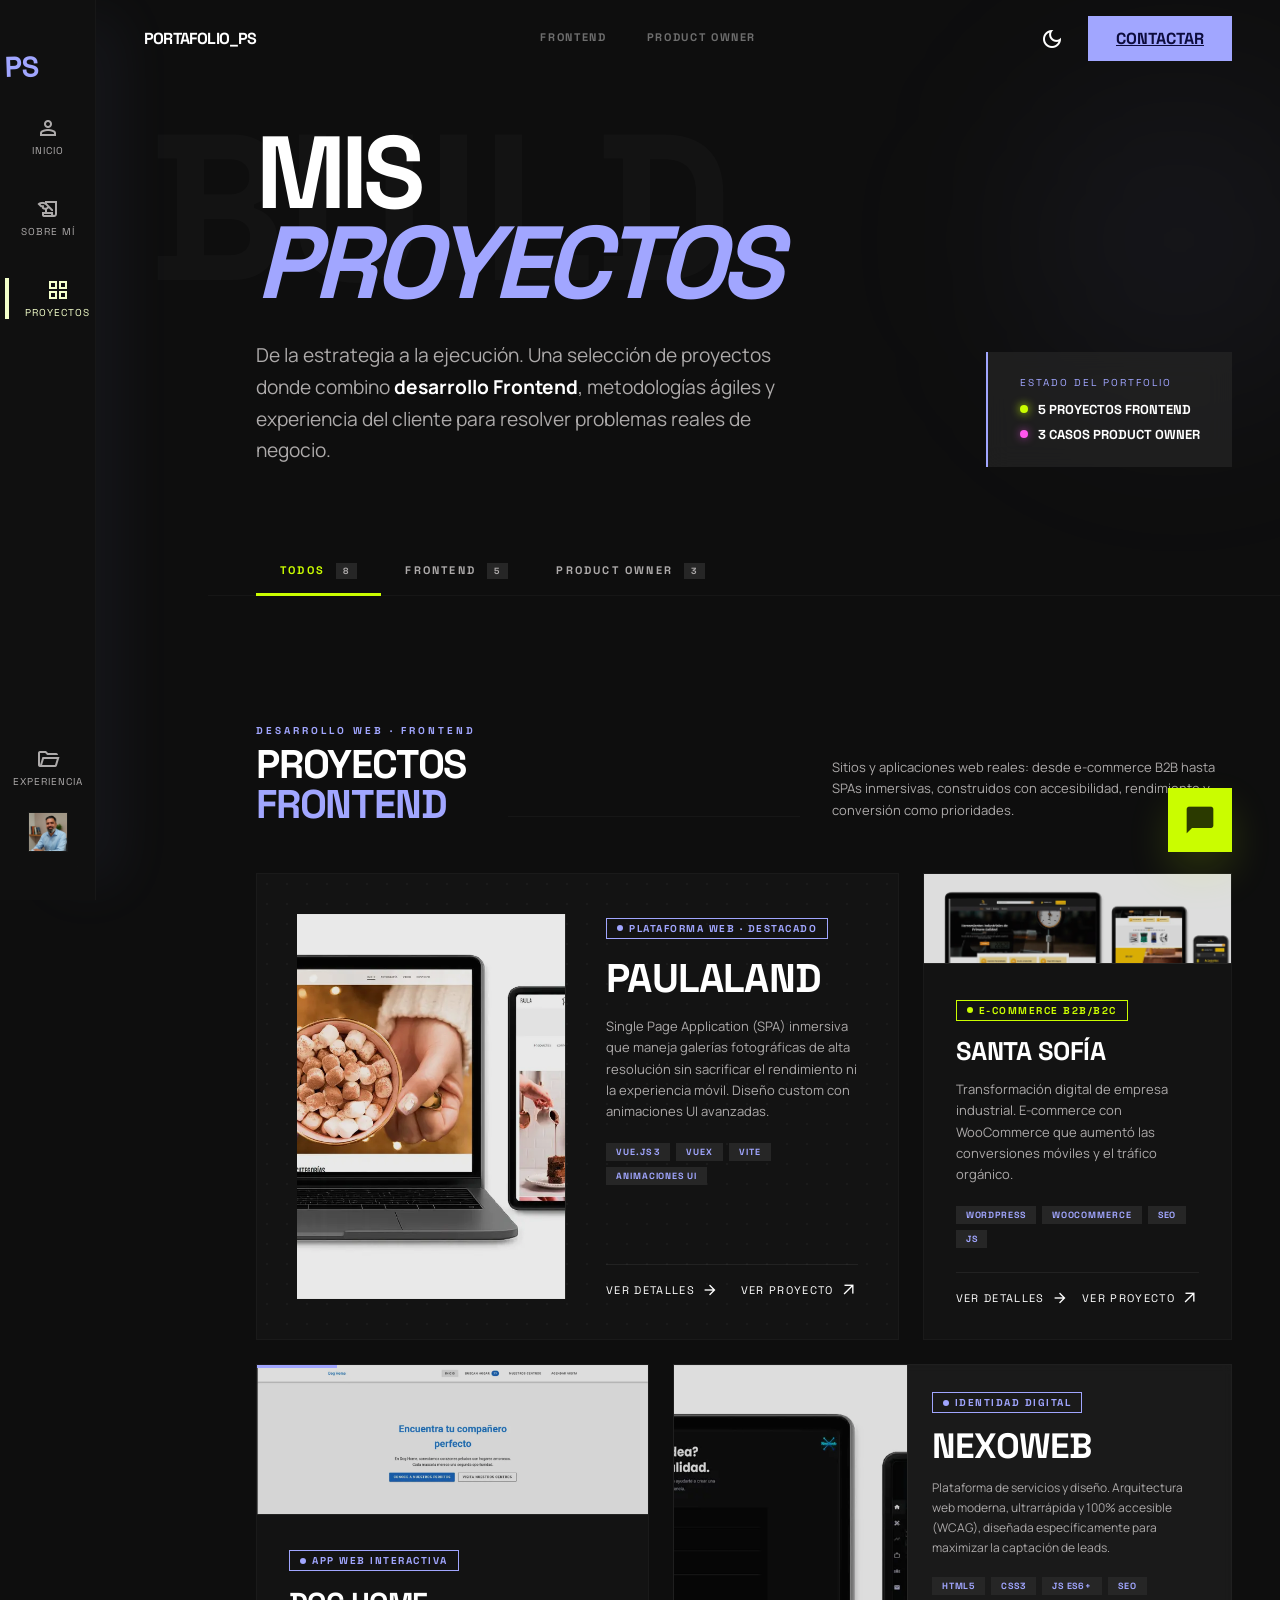
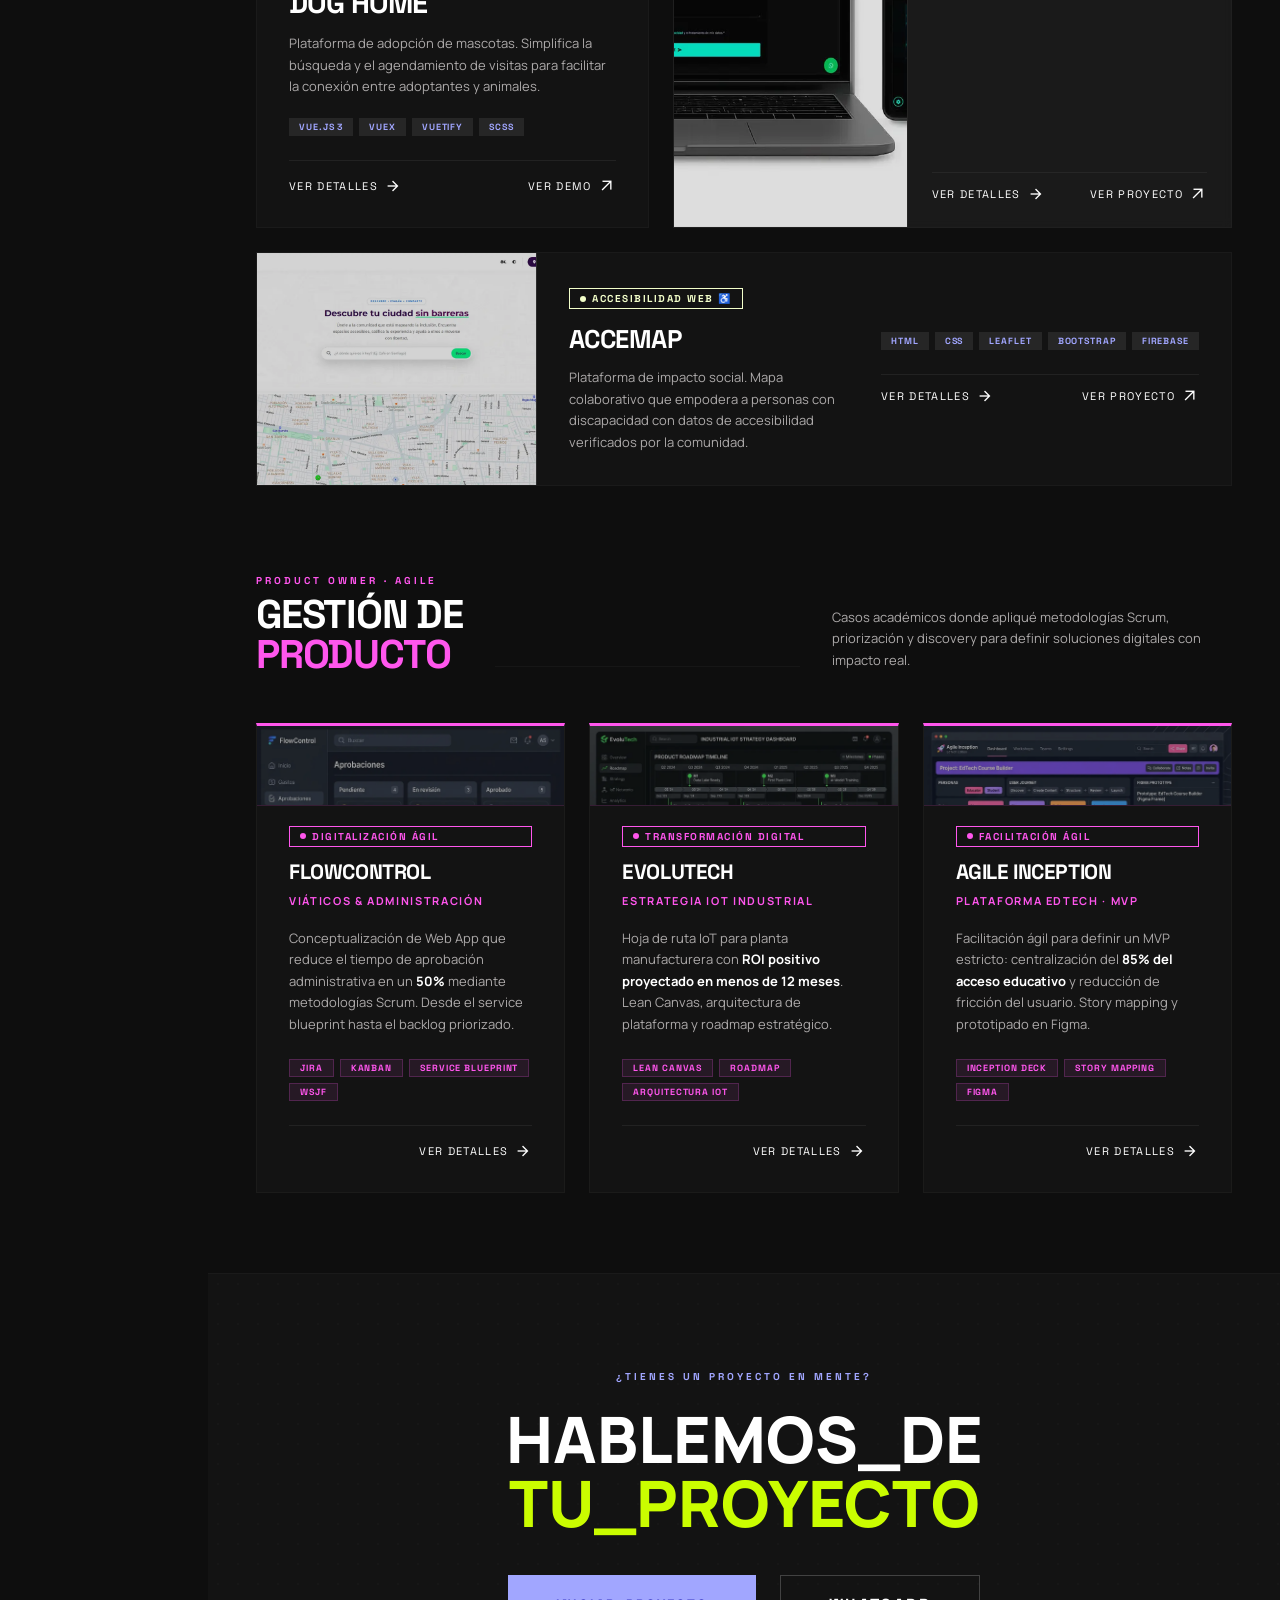
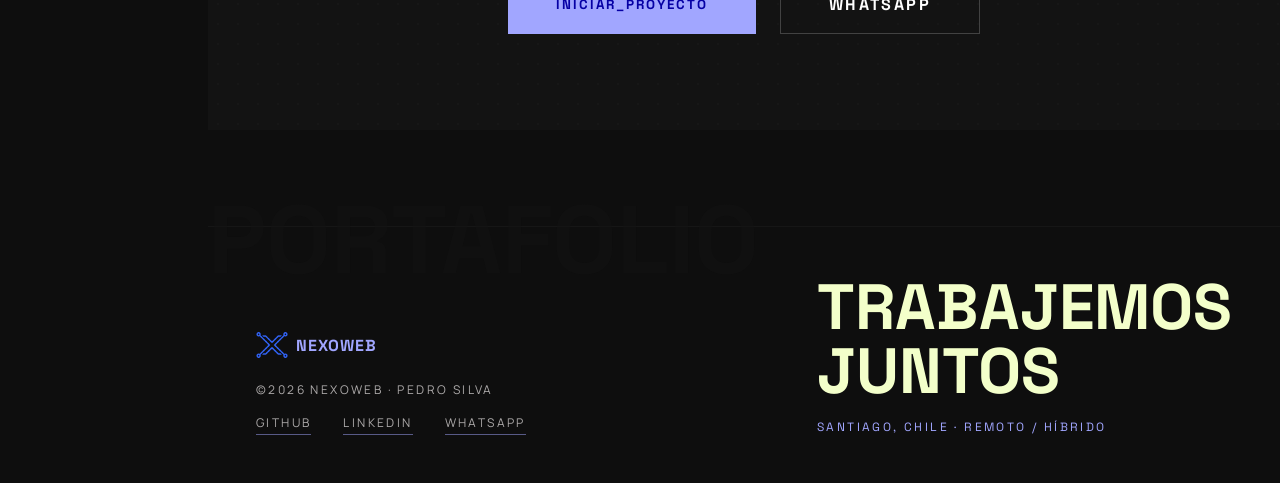
<file: proyectos.html>
<!DOCTYPE html>
<html lang="es" class="dark">
<head>
    <meta charset="UTF-8">
    <meta name="viewport" content="width=device-width, initial-scale=1.0">
    <title>Proyectos | Pedro Silva Rojas</title>
    <link rel="icon" type="image/webp" href="img/logo.webp">
    <meta name="description" content="Proyectos de desarrollo Frontend y gestión de producto de Pedro Silva Rojas — de la estrategia al código.">
    <link rel="stylesheet" href="styles/base.css">
    <style>
        /* ── Pixel grid bg ──────────────────────────────────── */
        .pixel-grid {
            background-image: radial-gradient(circle, #484847 1px, transparent 1px);
            background-size: 20px 20px;
        }

        /* ── Topbar nav (intra-page) ────────────────────────── */
        .topbar-nav { display: flex; gap: 40px; align-items: center; }

        .topbar-nav-link {
            font-family: var(--font-headline);
            font-weight: 700;
            font-size: 11px;
            text-transform: uppercase;
            letter-spacing: 0.15em;
            color: rgba(255, 255, 255, 0.4);
            text-decoration: none;
            position: relative;
            transition: color 0.3s ease;
            padding-bottom: 4px;
            cursor: pointer;
            background: none;
            border: none;
        }

        .topbar-nav-link::after {
            content: '';
            position: absolute;
            bottom: 0; left: 0;
            width: 0; height: 2px;
            background: var(--color-tertiary-fixed);
            transition: width 0.3s ease;
        }

        .topbar-nav-link:hover { color: rgba(255, 255, 255, 0.8); }

        .topbar-nav-link.is-active {
            color: var(--color-tertiary-fixed);
        }

        .topbar-nav-link.is-active::after { width: 100%; }

        .topbar.scrolled {
            background: rgba(14, 14, 14, 0.88);
            backdrop-filter: blur(16px);
            border-bottom: 1px solid var(--color-outline-variant);
        }

        /* ── Hero ─────────────────────────────────────────────── */
        .projects-hero {
            padding: 0 48px 80px;
            position: relative;
        }

        .hero-bg-word {
            position: absolute;
            top: -24px; left: -60px;
            font-size: 13rem;
            font-family: var(--font-headline);
            font-weight: 900;
            color: rgba(255, 255, 255, 0.025);
            user-select: none;
            pointer-events: none;
            z-index: 0;
            text-transform: uppercase;
            line-height: 1;
        }

        .hero-inner {
            position: relative;
            z-index: 10;
            display: flex;
            justify-content: space-between;
            align-items: flex-end;
            flex-wrap: wrap;
            gap: 32px;
        }

        .hero-headline {
            font-family: var(--font-headline);
            font-size: clamp(5rem, 8vw, 9rem);
            font-weight: 900;
            line-height: 0.88;
            letter-spacing: -0.05em;
            text-transform: uppercase;
            margin-bottom: 32px;
        }

        /* Status box */
        .status-box {
            background: rgba(38, 38, 38, 0.7);
            backdrop-filter: blur(12px);
            padding: 24px 32px;
            border-left: 2px solid var(--color-primary);
            min-width: 240px;
            align-self: flex-end;
            flex-shrink: 0;
        }

        .pulse-dot {
            width: 8px; height: 8px;
            background: var(--color-tertiary-fixed);
            border-radius: 50%;
            box-shadow: 0 0 10px #cafd00;
            flex-shrink: 0;
        }

        /* ── Filtros ──────────────────────────────────────────── */
        .filter-bar {
            padding: 0 48px;
            margin-bottom: 64px;
            display: flex;
            align-items: center;
            gap: 0;
            border-bottom: 1px solid var(--color-outline-variant);
        }

        .filter-btn {
            font-family: var(--font-headline);
            font-size: 11px;
            font-weight: 700;
            text-transform: uppercase;
            letter-spacing: 0.2em;
            color: var(--color-on-surface-variant);
            background: none;
            border: none;
            border-bottom: 3px solid transparent;
            padding: 16px 24px;
            cursor: pointer;
            transition: all 0.25s ease;
            margin-bottom: -1px;
        }

        .filter-btn:hover { color: white; }

        .filter-btn.active {
            color: var(--color-tertiary-fixed);
            border-bottom-color: var(--color-tertiary-fixed);
        }

        .filter-count {
            font-family: var(--font-headline);
            font-size: 9px;
            background: var(--color-surface-highest);
            color: var(--color-on-surface-variant);
            padding: 2px 7px;
            margin-left: 6px;
            vertical-align: middle;
        }

        /* ── Grilla principal ─────────────────────────────────── */
        .project-grid {
            display: grid;
            grid-template-columns: repeat(12, 1fr);
            gap: 24px;
            padding: 0 48px;
            margin-bottom: 24px;
        }

        /* Cards base */
        .project-card {
            background: var(--color-surface-low);
            border: 1px solid var(--color-outline-variant);
            position: relative;
            overflow: hidden;
            transition: all 0.3s ease;
            display: flex;
            flex-direction: column;
        }

        .project-card:hover {
            border-color: var(--color-primary);
            background: var(--color-surface-high);
        }

        /* Card protagonista */
        .card-hero {
            grid-column: span 8;
        }

        /* Cards medianas */
        .card-md {
            grid-column: span 4;
        }

        .card-md-5 {
            grid-column: span 5;
        }

        .card-md-7 {
            grid-column: span 7;
        }

        .card-half {
            grid-column: span 6;
        }

        /* ── Elementos internos de card ───────────────────────── */
        .card-img {
            width: 100%;
            aspect-ratio: 16/9;
            background: var(--color-surface-high);
            border-bottom: 1px solid var(--color-outline-variant);
            overflow: hidden;
            display: flex;
            align-items: center;
            justify-content: center;
            flex-shrink: 0;
        }

        .card-img-placeholder {
            font-family: var(--font-headline);
            font-size: 10px;
            color: rgba(255, 255, 255, 0.15);
            letter-spacing: 0.5em;
            text-transform: uppercase;
        }

        .card-body {
            padding: 32px;
            display: flex;
            flex-direction: column;
            flex: 1;
            justify-content: space-between;
        }

        .card-badge {
            display: inline-flex;
            align-items: center;
            gap: 6px;
            padding: 3px 10px;
            margin-bottom: 14px;
            font-family: var(--font-headline);
            font-size: 10px;
            font-weight: 700;
            text-transform: uppercase;
            letter-spacing: 0.15em;
        }

        .badge-dev {
            border: 1px solid var(--color-primary);
            color: var(--color-primary);
        }

        .badge-dev .badge-dot { background: var(--color-primary); }

        .badge-po {
            border: 1px solid var(--color-secondary);
            color: var(--color-secondary);
        }

        .badge-po .badge-dot { background: var(--color-secondary); }

        .badge-ecom {
            border: 1px solid var(--color-tertiary-fixed);
            color: var(--color-tertiary-fixed);
        }

        .badge-ecom .badge-dot { background: var(--color-tertiary-fixed); }

        .badge-dot {
            width: 6px; height: 6px;
            border-radius: 50%;
            flex-shrink: 0;
        }

        .card-title {
            font-family: var(--font-headline);
            font-weight: 900;
            text-transform: uppercase;
            letter-spacing: -0.02em;
            margin-bottom: 12px;
            transition: color 0.3s ease;
            color: white;
            text-decoration: none;
            display: block;
        }

        .card-title:hover { color: var(--color-primary); }
        .project-card:hover .card-title { color: var(--color-primary); }

        .card-desc {
            font-size: 13px;
            line-height: 1.65;
            color: var(--color-on-surface-variant);
            margin-bottom: 20px;
        }

        .card-tags {
            display: flex;
            flex-wrap: wrap;
            gap: 6px;
            margin-bottom: 24px;
        }

        .tag {
            background: var(--color-surface-highest);
            padding: 3px 10px;
            font-family: var(--font-headline);
            font-size: 9px;
            font-weight: 700;
            text-transform: uppercase;
            letter-spacing: 0.1em;
            color: var(--color-primary);
        }

        .tag-po {
            color: var(--color-secondary);
        }

        .card-footer {
            border-top: 1px solid rgba(72, 72, 71, 0.3);
            padding-top: 16px;
            margin-top: auto;
            display: flex;
            justify-content: flex-end;
            align-items: center;
            gap: 16px;
        }

        .card-domain {
            font-family: var(--font-headline);
            font-size: 10px;
            color: var(--color-tertiary);
            letter-spacing: 0.15em;
            text-transform: uppercase;
            flex: 1;
            white-space: nowrap;
            overflow: hidden;
            text-overflow: ellipsis;
        }

        .card-link {
            color: white;
            text-decoration: none;
            display: flex;
            align-items: center;
            gap: 6px;
            transition: color 0.3s ease;
            flex-shrink: 0;
            font-family: var(--font-headline);
            font-size: 11px;
            letter-spacing: 0.12em;
            text-transform: uppercase;
            white-space: nowrap;
        }

        .card-link:hover { color: var(--color-primary); }

        /* ── Separador de sección PO ──────────────────────────── */
        .section-divider {
            padding: 64px 48px 48px;
            display: flex;
            align-items: flex-end;
            gap: 32px;
        }

        .divider-label {
            font-family: var(--font-headline);
            font-size: 2.5rem;
            font-weight: 900;
            text-transform: uppercase;
            letter-spacing: -0.03em;
            line-height: 1;
        }

        .divider-sub {
            font-size: 13px;
            color: var(--color-on-surface-variant);
            max-width: 400px;
            line-height: 1.65;
            padding-bottom: 4px;
        }

        .divider-rule {
            flex: 1;
            height: 1px;
            background: var(--color-outline-variant);
            margin-bottom: 8px;
        }

        /* ── PO Grid (fila de 3 cards iguales) ───────────────── */
        .po-grid {
            display: grid;
            grid-template-columns: repeat(3, 1fr);
            gap: 24px;
            padding: 0 48px;
            margin-bottom: 80px;
        }

        .po-card {
            background: var(--color-surface-low);
            border: 1px solid var(--color-outline-variant);
            border-top: 3px solid var(--color-secondary);
            padding: 32px;
            display: flex;
            flex-direction: column;
            gap: 0;
            transition: all 0.3s ease;
            position: relative;
            overflow: hidden;
        }

        .po-card:hover {
            background: var(--color-surface-high);
            border-color: var(--color-secondary);
        }

        .po-card-num {
            font-family: var(--font-headline);
            font-size: 3.5rem;
            font-weight: 900;
            color: rgba(255, 255, 255, 0.06);
            line-height: 1;
            margin-bottom: 16px;
        }

        .po-card-title {
            font-family: var(--font-headline);
            font-size: 1.3rem;
            font-weight: 900;
            text-transform: uppercase;
            letter-spacing: -0.02em;
            color: white;
            margin-bottom: 8px;
            transition: color 0.3s ease;
        }

        .po-card:hover .po-card-title { color: var(--color-secondary); }

        .po-card-sub {
            font-size: 11px;
            font-weight: 700;
            text-transform: uppercase;
            letter-spacing: 0.15em;
            color: var(--color-secondary);
            margin-bottom: 20px;
        }

        .po-card-desc {
            font-size: 13px;
            line-height: 1.65;
            color: var(--color-on-surface-variant);
            flex: 1;
            margin-bottom: 24px;
        }

        .po-card-tools {
            display: flex;
            flex-wrap: wrap;
            gap: 6px;
            margin-bottom: 24px;
        }

        .tool-tag {
            background: rgba(255, 86, 237, 0.08);
            border: 1px solid rgba(255, 86, 237, 0.2);
            color: var(--color-secondary);
            padding: 2px 10px;
            font-family: var(--font-headline);
            font-size: 9px;
            font-weight: 700;
            text-transform: uppercase;
            letter-spacing: 0.1em;
        }

        .po-card-footer {
            border-top: 1px solid rgba(72, 72, 71, 0.3);
            padding-top: 16px;
            display: flex;
            justify-content: flex-end;
        }

        /* ── CTA ─────────────────────────────────────────────── */
        .cta-section {
            padding: 96px 48px;
            background: var(--color-surface-low);
            border-top: 1px solid var(--color-outline-variant);
            text-align: center;
            position: relative;
        }

        /* ── Filtrado JS ─────────────────────────────────────── */
        .project-card[data-cat],
        .po-card[data-cat] {
            transition: opacity 0.3s ease, transform 0.3s ease;
        }

        .hidden-by-filter {
            display: none !important;
        }

        /* ── Responsividad Local (proyectos.html) ────────────── */
        /* TABLET (max 1024px) */
        @media screen and (max-width: 1024px) {
            .project-grid {
                grid-template-columns: repeat(2, 1fr);
            }
            .po-grid {
                grid-template-columns: repeat(2, 1fr);
            }
            .card-hero, .card-md, .card-md-5, .card-md-7, .card-half {
                grid-column: span 1 !important;
            }
        }

        /* MÓVIL Y TABLET PEQUEÑA (max 768px) */
        @media screen and (max-width: 768px) {
            main {
                padding-top: 96px !important;
                padding-left: 0 !important;
            }
            
            .topbar-nav {
                display: none !important;
            }

            .projects-hero {
                padding: 0 24px 64px;
            }
            .hero-headline {
                font-size: 4rem; 
                margin-bottom: 24px;
            }
            .hero-inner {
                flex-direction: column;
                align-items: flex-start;
            }
            .status-box {
                min-width: 100%;
                margin-top: 16px;
            }
            .filter-bar {
                padding: 0 24px;
                overflow-x: auto;
                white-space: nowrap;
                flex-wrap: nowrap;
            }
            .filter-btn {
                font-size: 10px;
                padding: 16px 16px;
            }

            .project-grid {
                grid-template-columns: 1fr;
                padding: 0 24px;
            }
            .project-card {
                flex-direction: column !important;
                grid-column: span 1 !important; /* Mata el span 12 inline de AcceMap */
            }
            .project-card > div[style*="width: 42%"],
            .project-card > div[style*="width: 280px"],
            .card-img {
                width: 100% !important;
                border-right: none !important;
                border-bottom: 1px solid var(--color-outline-variant) !important;
            }

            /* Fix para el inner-layout de PaulaLand y generalizaciones horizontales */
            .project-card > div[style*="display: flex"] {
                flex-direction: column !important;
                gap: 24px !important;
            }

            .project-card .card-body {
                flex-direction: column !important;
                align-items: stretch !important;
                gap: 24px !important;
                padding: 24px;
            }
            .card-title {
                font-size: 1.8rem !important;
            }
            .card-desc {
                margin-bottom: 12px;
            }

            .card-paulaland {
                padding: 0px !important;
            }

            .card-paulaland-content {
                padding: 24px !important;
            }

            .card-sofia {
                width: 100% !important;
                height: auto !important;
                border-right: none !important;
                border-bottom: 1px solid var(--color-outline-variant) !important;
            }

            .section-divider {
                flex-direction: column;
                align-items: flex-start;
                padding: 48px 24px 32px;
                gap: 16px;
            }
            .divider-rule {
                width: 100%;
            }

            .po-grid {
                grid-template-columns: 1fr;
                padding: 0 24px;
            }
            
            .cta-section {
                padding: 64px 24px;
            }
        }
    </style>
</head>
<body>
    <a href="#main-content" class="skip-link">Saltar al contenido principal</a>

    <!-- Side Navigation Bar -->
    <nav class="sidenav" aria-label="Navegación lateral">
        <div>
            <div class="sidenav-logo">PS</div>
            <div class="sidenav-links">
                <a href="index.html" class="sidenav-link">
                    <span class="material-symbols-outlined" aria-hidden="true">person</span>
                    <small>Inicio</small>
                </a>
                <a href="about.html" class="sidenav-link">
                    <span class="material-symbols-outlined" aria-hidden="true">history_edu</span>
                    <small>Sobre Mí</small>
                </a>
                <a href="proyectos.html" class="sidenav-link active" aria-current="page">
                    <span class="material-symbols-outlined" aria-hidden="true">grid_view</span>
                    <small>Proyectos</small>
                </a>
            </div>
        </div>
        <div style="display: flex; flex-direction: column; align-items: center; gap: 24px;">
            <a href="experience.html" class="sidenav-link">
                <span class="material-symbols-outlined" aria-hidden="true">folder_open</span>
                <small>Experiencia</small>
            </a>
            <div style="width: 40px; height: 40px; border: 1px solid var(--color-outline-variant); overflow: hidden;">
                <img src="img/pedro3.webp" alt="Foto de perfil de Pedro Silva" style="width: 100%; height: 100%; object-fit: cover;">
            </div>
        </div>
    </nav>

    <!-- Top App Bar -->
    <header class="topbar" id="topbar">
        <div class="topbar-title">PORTAFOLIO_PS</div>
        <nav class="desktop-nav topbar-nav" aria-label="Filtrar proyectos">
            <a href="#section-dev" class="topbar-nav-link">Frontend</a>
            <a href="#section-po" class="topbar-nav-link">Product Owner</a>
        </nav>
        <div class="topbar-actions">
            <button class="theme-toggle" aria-label="Cambiar tema de color" style="background: none; border: none; color: inherit; padding: 0; cursor: pointer;">
                <span class="material-symbols-outlined" style="display: block;">dark_mode</span>
            </button>
            <a href="experience.html#contacto" class="btn-connect">Contactar</a>
            <button class="menu-toggle" id="menu-toggle" aria-label="Abrir menú móvil">
                <span class="material-symbols-outlined" aria-hidden="true">menu</span>
            </button>
        </div>
    </header>

    <!-- Mobile Navigation Drawer -->
    <div class="mobile-nav-overlay" id="mobile-nav-overlay"></div>
    <nav class="mobile-nav-drawer" id="mobile-nav-drawer" aria-label="Navegación móvil">
        <div class="mobile-nav-header">
            <div class="sidenav-logo">PS</div>
            <button class="menu-close" id="menu-close" aria-label="Cerrar menú móvil">
                <span class="material-symbols-outlined" aria-hidden="true">close</span>
            </button>
        </div>
        <div class="mobile-nav-links">
            <a href="index.html" class="mobile-nav-link">Inicio</a>
            <a href="about.html" class="mobile-nav-link">Sobre Mí</a>
            <a href="proyectos.html" class="mobile-nav-link active" aria-current="page">Proyectos</a>
            <a href="experience.html" class="mobile-nav-link">Experiencia</a>
        </div>
    </nav>

    <main id="main-content" style="padding-top: 128px; padding-left: 112px;">
        <!-- Glow deco -->
        <div aria-hidden="true" style="position: absolute; top: 80px; right: -5%; width: 320px; height: 320px; background: rgba(161,166,255,0.06); border-radius: 50%; filter: blur(100px); z-index: -1; pointer-events: none;"></div>

        <!-- ═══ HERO ════════════════════════════════════════════ -->
        <section class="projects-hero" aria-labelledby="hero-heading">
            <div class="hero-bg-word" aria-hidden="true">BUILD</div>
            <div class="hero-inner">
                <div style="position: relative; z-index: 10;">
                    <h1 class="hero-headline" id="hero-heading">
                        Mis<br><span style="color: var(--color-primary); font-style: italic;">Proyectos</span>
                    </h1>
                    <p style="font-size: 1.2rem; color: var(--color-on-surface-variant); max-width: 520px; line-height: 1.65;">
                        De la estrategia a la ejecución. Una selección de proyectos donde combino
                        <strong style="color: white;">desarrollo Frontend</strong>, metodologías ágiles y experiencia del cliente
                        para resolver problemas reales de negocio.
                    </p>
                </div>
                <div class="status-box">
                    <div style="font-family: var(--font-headline); font-size: 10px; color: var(--color-primary); text-transform: uppercase; letter-spacing: 0.2em; margin-bottom: 12px;">Estado del Portfolio</div>
                    <div style="display: flex; align-items: center; gap: 10px; margin-bottom: 8px;">
                        <div class="pulse-dot" aria-hidden="true"></div>
                        <span style="font-family: var(--font-headline); font-size: 13px; font-weight: 700;">5 PROYECTOS FRONTEND</span>
                    </div>
                    <div style="display: flex; align-items: center; gap: 10px;">
                        <div style="width: 8px; height: 8px; background: var(--color-secondary); border-radius: 50%; flex-shrink: 0; box-shadow: 0 0 8px rgba(255,86,237,0.6);" aria-hidden="true"></div>
                        <span style="font-family: var(--font-headline); font-size: 13px; font-weight: 700;">3 CASOS PRODUCT OWNER</span>
                    </div>
                </div>
            </div>
        </section>

        <!-- ═══ FILTRO BAR ══════════════════════════════════════ -->
        <div class="filter-bar" id="filter-bar">
            <button class="filter-btn active" data-filter="all">
                Todos <span class="filter-count">8</span>
            </button>
            <button class="filter-btn" data-filter="dev">
                Frontend <span class="filter-count">5</span>
            </button>
            <button class="filter-btn" data-filter="po">
                Product Owner <span class="filter-count">3</span>
            </button>
        </div>

        <!-- ═══ GRID FRONTEND ═══════════════════════════════════ -->
        <div id="section-dev">
            <!-- Divisor sección Frontend -->
            <div class="section-divider">
                <div>
                    <p style="font-family: var(--font-headline); font-size: 10px; font-weight: 700; text-transform: uppercase; letter-spacing: 0.3em; color: var(--color-primary); margin-bottom: 8px;">Desarrollo Web · Frontend</p>
                    <h2 class="divider-label">Proyectos<br><span style="color: var(--color-primary);">Frontend</span></h2>
                </div>
                <div class="divider-rule"></div>
                <p class="divider-sub">Sitios y aplicaciones web reales: desde e-commerce B2B hasta SPAs inmersivas, construidos con accesibilidad, rendimiento y conversión como prioridades.</p>
            </div>

            <section class="project-grid" id="dev-grid">

                <!-- ── 01 · PaulaLand PROTAGONISTA (span 8) ── -->
                <div class="project-card card-hero" data-cat="dev">
                    <div class="pixel-grid" aria-hidden="true" style="position: absolute; inset: 0; opacity: 0.15; pointer-events: none;"></div>
                    <div class="card-paulaland" style="position: relative; z-index: 10; padding: 40px; display: flex; gap: 40px; flex: 1;">
                        <!-- Imagen preview -->
                        <div class="card-img" style="width: 48%; aspect-ratio: 16/9; border-bottom: none; border-right: 1px solid var(--color-outline-variant); flex-shrink: 0; border-radius: 0; background: var(--color-surface-high);">
                            <img src="img/projects/paulaland.webp" alt="PaulaLand preview" style="width: 100%; height: 100%; object-fit: cover; opacity: 0.9; transition: opacity 0.3s ease;" loading="lazy">
                        </div>
                        <!-- Contenido -->
                        <div class="card-paulaland-content" style="flex: 1; display: flex; flex-direction: column; justify-content: space-between;">
                            <div>
                                <span class="card-badge badge-dev">
                                    <span class="badge-dot" aria-hidden="true"></span>PLATAFORMA WEB · DESTACADO
                                </span>
                                <a href="paulaland.html" class="card-title" style="font-size: 2.5rem; display: block;" title="Ver Detalles PaulaLand">
                                    PAULALAND
                                </a>
                                <p class="card-desc">
                                    Single Page Application (SPA) inmersiva que maneja galerías fotográficas de alta resolución sin sacrificar el rendimiento ni la experiencia móvil. Diseño custom con animaciones UI avanzadas.
                                </p>
                                <div class="card-tags">
                                    <span class="tag">Vue.js 3</span>
                                    <span class="tag">Vuex</span>
                                    <span class="tag">Vite</span>
                                    <span class="tag">Animaciones UI</span>
                                </div>
                            </div>
                            <div class="card-footer" style="gap: 16px;">
                                <a href="paulaland.html" class="card-link" title="Ver Detalles PaulaLand" style="margin-right: auto;">
                                    <span>Ver Detalles</span>
                                    <span class="material-symbols-outlined" style="font-size: 18px;">arrow_forward</span>
                                </a>
                                <a href="https://paulaland.cl/" class="card-link" target="_blank" rel="noopener noreferrer" title="Visitar Sitio Web PaulaLand">
                                    <span>Ver Proyecto</span>
                                    <span class="material-symbols-outlined" style="font-size: 18px;" aria-hidden="true">arrow_outward</span>
                                </a>
                            </div>
                        </div>
                    </div>
                </div>

                <!-- ── 02 · Santa Sofía (span 4) ── -->
                <div class="project-card card-md" data-cat="dev">
                    <!-- Banner imagen slim -->
                    <div class="card-sofia" style="width: 100%; height: 90px; overflow: hidden; border-bottom: 1px solid var(--color-outline-variant); flex-shrink: 0; background: var(--color-surface-high);">
                        <img src="img/projects/santa-sofia.webp" alt="Santa Sofía preview" style="width: 100%; height: 100%; object-fit: cover; object-position: top; opacity: 0.85; transition: opacity 0.3s ease;" loading="lazy">
                    </div>
                    <div class="card-body">
                        <div>
                            <span class="card-badge badge-ecom">
                                <span class="badge-dot"></span>E-COMMERCE B2B/B2C
                            </span>
                            <a href="santasofia.html" class="card-title" style="font-size: 1.6rem;" title="Ver Detalles Santa Sofía">SANTA SOFÍA</a>
                            <p class="card-desc">
                                Transformación digital de empresa industrial. E-commerce con WooCommerce que aumentó las conversiones móviles y el tráfico orgánico.
                            </p>
                            <div class="card-tags">
                                <span class="tag">WordPress</span>
                                <span class="tag">WooCommerce</span>
                                <span class="tag">SEO</span>
                                <span class="tag">JS</span>
                            </div>
                        </div>
                        <div class="card-footer" style="flex-wrap: wrap; gap: 12px;">
                            <a href="santasofia.html" class="card-link" title="Ver Detalles Santa Sofía" style="margin-right: auto;">
                                <span>Ver Detalles</span>
                                <span class="material-symbols-outlined" style="font-size: 18px;">arrow_forward</span>
                            </a>
                            <a href="https://inversionessantasofia.cl/" class="card-link" target="_blank" rel="noopener noreferrer" title="Visitar Sitio Web Santa Sofía">
                                <span>Ver Proyecto</span>
                                <span class="material-symbols-outlined" style="font-size: 18px;">arrow_outward</span>
                            </a>
                        </div>
                    </div>
                </div>

                <!-- ── 03 · DogHome (span 5) ── -->
                <div class="project-card card-md-5" data-cat="dev" style="position: relative;">
                    <div style="position: absolute; top: 0; left: 0; width: 80px; height: 3px; background: var(--color-primary); z-index: 1;"></div>
                    <div class="card-img" style="height: 150px; aspect-ratio: unset; border-bottom: 1px solid var(--color-outline-variant); background: var(--color-surface-high);">
                        <img src="img/projects/doghome.webp" alt="Dog Home preview" style="width: 100%; height: 100%; object-fit: cover; object-position: top; opacity: 0.85; transition: opacity 0.3s ease;" loading="lazy">
                    </div>
                    <div class="card-body">
                        <div>
                            <span class="card-badge badge-dev">
                                <span class="badge-dot"></span>APP WEB INTERACTIVA
                            </span>
                            <a href="doghome.html" class="card-title" style="font-size: 1.8rem;" title="Ver Detalles Dog Home">DOG HOME</a>
                            <p class="card-desc">
                                Plataforma de adopción de mascotas. Simplifica la búsqueda y el agendamiento de visitas para facilitar la conexión entre adoptantes y animales.
                            </p>
                            <div class="card-tags">
                                <span class="tag">Vue.js 3</span>
                                <span class="tag">Vuex</span>
                                <span class="tag">Vuetify</span>
                                <span class="tag">SCSS</span>
                            </div>
                        </div>
                        <div class="card-footer" style="display: flex; gap: 12px; flex-wrap: wrap;">
                            <a href="doghome.html" class="card-link" title="Ver Detalles Dog Home" style="margin-right: auto;">
                                <span>Ver Detalles</span>
                                <span class="material-symbols-outlined" style="font-size: 18px;">arrow_forward</span>
                            </a>
                            <a href="https://dog-home-79316.web.app/" class="card-link" target="_blank" rel="noopener noreferrer" title="Ver Demo Dog Home">
                                <span>Ver Demo</span>
                                <span class="material-symbols-outlined" style="font-size: 18px;" aria-hidden="true">arrow_outward</span>
                            </a>
                        </div>
                    </div>
                </div>

                <!-- ── 04 · NexoWeb (span 7) ── -->
                <div class="project-card card-md-7" data-cat="dev" style="flex-direction: row; background: rgba(38,38,38,0.5); backdrop-filter: blur(4px); align-items: stretch;">
                    <!-- Imagen preview lateral -->
                    <div style="width: 42%; flex-shrink: 0; border-right: 1px solid var(--color-outline-variant); overflow: hidden; background: var(--color-surface-high);">
                        <img src="img/projects/nexoweb.webp" alt="NexoWeb preview" style="width: 100%; height: 100%; object-fit: cover; object-position: top; opacity: 0.85; transition: opacity 0.3s ease;" loading="lazy">
                    </div>
                    <div class="card-body" style="padding: 24px; display: flex; flex-direction: column; justify-content: space-between; flex: 1;">
                        <div>
                            <span class="card-badge badge-dev">
                                <span class="badge-dot"></span>IDENTIDAD DIGITAL
                            </span>
                            <a href="nexoweb.html" class="card-title" style="font-size: 2.2rem; line-height: 1.1;" title="Ver Detalles NexoWeb">NEXOWEB</a>
                            <p class="card-desc" style="font-size: 12px; margin-top: 8px;">
                                Plataforma de servicios y diseño. Arquitectura web moderna, ultrarrápida y 100% accesible (WCAG), diseñada específicamente para maximizar la captación de leads.
                            </p>
                            <div class="card-tags" style="margin-bottom: 0;">
                                <span class="tag">HTML5</span>
                                <span class="tag">CSS3</span>
                                <span class="tag">JS ES6+</span>
                                <span class="tag">SEO</span>
                            </div>
                        </div>
                        <div class="card-footer" style="padding-top: 12px; margin-top: 12px; display: flex; gap: 12px; flex-wrap: wrap;">
                            <a href="nexoweb.html" class="card-link" title="Ver Detalles NexoWeb" style="margin-right: auto;">
                                <span>Ver Detalles</span>
                                <span class="material-symbols-outlined" style="font-size: 18px;">arrow_forward</span>
                            </a>
                            <a href="https://nexoweb.cl/" class="card-link" target="_blank" rel="noopener noreferrer" title="Visitar Sitio Web NexoWeb">
                                <span>Ver Proyecto</span>
                                <span class="material-symbols-outlined" style="font-size: 18px;" aria-hidden="true">arrow_outward</span>
                            </a>
                        </div>
                    </div>
                </div>

                <!-- ── 05 · AcceMap (span 12 → fila completa compacta) ── -->
                <div class="project-card" style="grid-column: span 12; flex-direction: row; align-items: stretch;" data-cat="dev">
                    <div style="width: 280px; flex-shrink: 0; background: var(--color-surface-highest); border-right: 1px solid var(--color-outline-variant); overflow: hidden;">
                        <img src="img/projects/accemap.webp" alt="AcceMap preview" style="width: 100%; height: 100%; object-fit: cover; opacity: 0.8; transition: opacity 0.3s ease;" loading="lazy">
                    </div>
                    <div class="card-body" style="flex-direction: row; align-items: center; gap: 40px; flex: 1;">
                        <div style="flex: 1;">
                            <span class="card-badge" style="border: 1px solid var(--color-tertiary); color: var(--color-tertiary);">
                                <span class="badge-dot" style="background: var(--color-tertiary);"></span>ACCESIBILIDAD WEB ♿
                            </span>
                            <a href="accemap.html" class="card-title" style="font-size: 1.6rem;" title="Ver Detalles AcceMap">ACCEMAP</a>
                            <p class="card-desc" style="margin-bottom: 0;">
                                Plataforma de impacto social. Mapa colaborativo que empodera a personas con discapacidad con datos de accesibilidad verificados por la comunidad.
                            </p>
                        </div>
                        <div style="flex-shrink: 0;">
                            <div class="card-tags">
                                <span class="tag">HTML</span>
                                <span class="tag">CSS</span>
                                <span class="tag">Leaflet</span>
                                <span class="tag">Bootstrap</span>
                                <span class="tag">Firebase</span>
                            </div>
                            <div class="card-footer" style="padding-top: 12px; margin-top: 12px; gap: 12px;">
                                <a href="accemap.html" class="card-link" title="Ver Detalles AcceMap" style="margin-right: auto;">
                                    <span>Ver Detalles</span>
                                    <span class="material-symbols-outlined" style="font-size: 18px;">arrow_forward</span>
                                </a>
                                <a href="https://accemap.cl/" class="card-link" target="_blank" rel="noopener noreferrer" title="Visitar Sitio Web AcceMap">
                                    <span>Ver Proyecto</span>
                                    <span class="material-symbols-outlined" style="font-size: 18px;" aria-hidden="true">arrow_outward</span>
                                </a>
                            </div>
                        </div>
                    </div>
                </div>

            </section>
        </div>

        <!-- ═══ DIVISOR SECCIÓN PO ═════════════════════════════ -->
        <div class="section-divider" id="section-po">
            <div>
                <p style="font-family: var(--font-headline); font-size: 10px; font-weight: 700; text-transform: uppercase; letter-spacing: 0.3em; color: var(--color-secondary); margin-bottom: 8px;">Product Owner · Agile</p>
                <h2 class="divider-label">Gestión de<br><span style="color: var(--color-secondary);">Producto</span></h2>
            </div>
            <div class="divider-rule"></div>
            <p class="divider-sub">Casos académicos donde apliqué metodologías Scrum, priorización y discovery para definir soluciones digitales con impacto real.</p>
        </div>

        <!-- ═══ GRID PO ═════════════════════════════════════════ -->
        <div class="po-grid">

            <!-- ── 06 · FlowControl ── -->
            <div class="po-card" data-cat="po">
                <!-- Banner imagen slim -->
                <div style="margin: -32px -32px 20px -32px; height: 80px; overflow: hidden; border-bottom: 1px solid rgba(255,86,237,0.15);">
                    <img src="img/projects/flowcontrol.webp" alt="FlowControl preview" style="width: 100%; height: 100%; object-fit: cover; object-position: top; opacity: 0.7; transition: opacity 0.3s ease;" loading="lazy">
                </div>
                <span class="card-badge badge-po" style="margin-bottom: 12px;">
                    <span class="badge-dot"></span>DIGITALIZACIÓN ÁGIL
                </span>
                <a href="flowcontrol.html" style="text-decoration: none; display: block;"><h3 class="po-card-title">FlowControl</h3></a>
                <p class="po-card-sub">Viáticos & Administración</p>
                <p class="po-card-desc">
                    Conceptualización de Web App que reduce el tiempo de aprobación administrativa en un <strong style="color: white;">50%</strong> mediante metodologías Scrum. Desde el service blueprint hasta el backlog priorizado.
                </p>
                <div class="po-card-tools">
                    <span class="tool-tag">Jira</span>
                    <span class="tool-tag">Kanban</span>
                    <span class="tool-tag">Service Blueprint</span>
                    <span class="tool-tag">WSJF</span>
                </div>
                <div class="po-card-footer">
                    <a href="flowcontrol.html" class="card-link" title="Ver Detalles FlowControl">
                        <span>Ver Detalles</span>
                        <span class="material-symbols-outlined" style="font-size: 18px;">arrow_forward</span>
                    </a>
                </div>
            </div>

            <!-- ── 07 · EvoluTech ── -->
            <div class="po-card" data-cat="po">
                <!-- Banner imagen slim -->
                <div style="margin: -32px -32px 20px -32px; height: 80px; overflow: hidden; border-bottom: 1px solid rgba(255,86,237,0.15);">
                    <img src="img/projects/evolutech.webp" alt="EvoluTech preview" style="width: 100%; height: 100%; object-fit: cover; object-position: top; opacity: 0.7; transition: opacity 0.3s ease;" loading="lazy">
                </div>
                <span class="card-badge badge-po" style="margin-bottom: 12px;">
                    <span class="badge-dot"></span>TRANSFORMACIÓN DIGITAL
                </span>
                <a href="evolutech.html" style="text-decoration: none; display: block;"><h3 class="po-card-title">EvoluTech</h3></a>
                <p class="po-card-sub">Estrategia IoT Industrial</p>
                <p class="po-card-desc">
                    Hoja de ruta IoT para planta manufacturera con <strong style="color: white;">ROI positivo proyectado en menos de 12 meses</strong>. Lean Canvas, arquitectura de plataforma y roadmap estratégico.
                </p>
                <div class="po-card-tools">
                    <span class="tool-tag">Lean Canvas</span>
                    <span class="tool-tag">Roadmap</span>
                    <span class="tool-tag">Arquitectura IoT</span>
                </div>
                <div class="po-card-footer">
                    <a href="evolutech.html" class="card-link" title="Ver Detalles EvoluTech">
                        <span>Ver Detalles</span>
                        <span class="material-symbols-outlined" style="font-size: 18px;">arrow_forward</span>
                    </a>
                </div>
            </div>

            <!-- ── 08 · Agile Inception ── -->
            <div class="po-card" data-cat="po">
                <!-- Banner imagen slim -->
                <div style="margin: -32px -32px 20px -32px; height: 80px; overflow: hidden; border-bottom: 1px solid rgba(255,86,237,0.15);">
                    <img src="img/projects/agile-inception.webp" alt="Agile Inception preview" style="width: 100%; height: 100%; object-fit: cover; object-position: top; opacity: 0.7; transition: opacity 0.3s ease;" loading="lazy">
                </div>
                <span class="card-badge badge-po" style="margin-bottom: 12px;">
                    <span class="badge-dot"></span>FACILITACIÓN ÁGIL
                </span>
                <a href="agileinception.html" style="text-decoration: none; display: block;"><h3 class="po-card-title">Agile Inception</h3></a>
                <p class="po-card-sub">Plataforma EdTech · MVP</p>
                <p class="po-card-desc">
                    Facilitación ágil para definir un MVP estricto: centralización del <strong style="color: white;">85% del acceso educativo</strong> y reducción de fricción del usuario. Story mapping y prototipado en Figma.
                </p>
                <div class="po-card-tools">
                    <span class="tool-tag">Inception Deck</span>
                    <span class="tool-tag">Story Mapping</span>
                    <span class="tool-tag">Figma</span>
                </div>
                <div class="po-card-footer">
                    <a href="agileinception.html" class="card-link" title="Ver Detalles Agile Inception">
                        <span>Ver Detalles</span>
                        <span class="material-symbols-outlined" style="font-size: 18px;">arrow_forward</span>
                    </a>
                </div>
            </div>

        </div>

        <!-- ═══ CTA ═════════════════════════════════════════════ -->
        <section class="cta-section">
            <div class="pixel-grid" style="position: absolute; inset: 0; opacity: 0.08; pointer-events: none;"></div>
            <div style="position: relative; z-index: 10;">
                <p style="font-family: var(--font-headline); font-size: 10px; font-weight: 700; text-transform: uppercase; letter-spacing: 0.3em; color: var(--color-primary); margin-bottom: 24px;">¿Tienes un proyecto en mente?</p>
                <h2 class="font-headline" style="font-size: clamp(2.5rem, 5vw, 4.5rem); font-weight: 900; text-transform: uppercase; line-height: 1; margin-bottom: 40px;">
                    HABLEMOS_DE<br><span style="color: var(--color-tertiary-fixed);">TU_PROYECTO</span>
                </h2>
                <div style="display: flex; justify-content: center; gap: 24px; flex-wrap: wrap;">
                    <button onclick="window.location.href='experience.html#contacto'" style="background: var(--color-primary); color: #0600a5; padding: 18px 48px; font-family: var(--font-headline); font-weight: 900; text-transform: uppercase; letter-spacing: 0.15em; border: none; cursor: pointer; transition: background 0.2s ease;" onmouseover="this.style.background='var(--color-primary-container)'" onmouseout="this.style.background='var(--color-primary)'">
                        INICIAR_PROYECTO
                    </button>
                    <a href="https://wa.me/56997236064?text=Hola%20Pedro%2C%20estuve%20viendo%20tu%20portafolio%20y%20me%20interesa%20tu%20perfil%20h%C3%ADbrido%20(Tech%2BCX).%20Me%20gustar%C3%ADa%20conversar%20contigo." target="_blank" rel="noopener noreferrer" style="background: transparent; border: 1px solid rgba(255,255,255,0.2); color: white; padding: 18px 48px; font-family: var(--font-headline); font-weight: 900; text-transform: uppercase; letter-spacing: 0.15em; text-decoration: none; display: inline-block; transition: border-color 0.2s ease;" onmouseover="this.style.borderColor='rgba(255,255,255,0.5)'" onmouseout="this.style.borderColor='rgba(255,255,255,0.2)'">
                        WHATSAPP
                    </a>
                </div>
            </div>
        </section>

        <!-- Footer Area -->
        <footer>
            <div class="footer-bg-text" aria-hidden="true">PORTAFOLIO</div>
            <div style="position: relative; z-index: 10;">
                <div style="display: flex; align-items: center; gap: 8px; margin-bottom: 20px;">
                    <span style="width: 32px; height: 32px; display: inline-flex; align-items: center; justify-content: center; flex-shrink: 0; overflow: hidden; border-radius: 4px;">
                        <img src="img/logo_nexo.webp" alt="" aria-hidden="true" style="width: 100%; height: 100%; object-fit: contain;">
                    </span>
                    <span style="font-family: var(--font-headline); font-size: 1rem; font-weight: 900; color: var(--color-primary); text-transform: uppercase; letter-spacing: 0.05em;">NexoWeb</span>
                </div>
                <p style="font-size: 12px; letter-spacing: 0.2em; text-transform: uppercase; color: var(--color-on-surface-variant);">©<span id="copyright-year">2025</span> NexoWeb · Pedro Silva</p>
                <div style="margin-top: 16px; display: flex; gap: 32px;">
                    <a href="#" class="footer-link" target="_blank" rel="noopener noreferrer">GitHub</a>
                    <a href="#" class="footer-link" target="_blank" rel="noopener noreferrer">LinkedIn</a>
                    <a href="https://wa.me/56997236064?text=Hola%20Pedro%2C%20estuve%20viendo%20tu%20portafolio%20y%20me%20interesa%20tu%20perfil%20h%C3%ADbrido%20(Tech%2BCX).%20Me%20gustar%C3%ADa%20conversar%20contigo." target="_blank" rel="noopener noreferrer" class="footer-link" aria-label="WhatsApp de Pedro Silva">WhatsApp</a>
                </div>
            </div>
            <div style="position: relative; z-index: 10;">
                <div class="footer-title">Trabajemos<br>Juntos</div>
                <p class="footer-subtitle">Santiago, Chile · Remoto / Híbrido</p>
            </div>
        </footer>
    </main>

    <!-- WhatsApp FAB -->
    <div style="position: fixed; bottom: 48px; right: 48px; z-index: 50;">
        <a href="https://wa.me/56997236064?text=Hola%20Pedro%2C%20estuve%20viendo%20tu%20portafolio%20y%20me%20interesa%20tu%20perfil%20h%C3%ADbrido%20(Tech%2BCX).%20Me%20gustar%C3%ADa%20conversar%20contigo." target="_blank" rel="noopener noreferrer" title="Escríbeme por WhatsApp" aria-label="Enviar mensaje por WhatsApp" style="width: 64px; height: 64px; background: var(--color-tertiary-fixed); color: #2b3a00; display: flex; align-items: center; justify-content: center; cursor: pointer; box-shadow: 0 20px 40px rgba(202,253,0,0.15); text-decoration: none; transition: transform 0.2s ease;" onmouseover="this.style.transform='scale(1.1)'" onmouseout="this.style.transform='scale(1)'">
            <span class="material-symbols-outlined" style="font-size: 32px; font-variation-settings: 'FILL' 1;" aria-hidden="true">chat_bubble</span>
        </a>
    </div>

    <script src="js/main.js"></script>
    <script>
        // ── Topbar scroll backdrop ───────────────────────────────────────────
        (function () {
            const topbar = document.getElementById('topbar');
            window.addEventListener('scroll', () => {
                topbar.classList.toggle('scrolled', window.scrollY > 200);
            }, { passive: true });
        })();

        // ── Filtrado de proyectos ────────────────────────────────────────────
        (function () {
            const filterBtns    = document.querySelectorAll('[data-filter]');
            const projectCards  = document.querySelectorAll('[data-cat]');
            const sectionPO     = document.getElementById('section-po');
            const sectionDev    = document.getElementById('section-dev');

            function applyFilter(cat) {
                projectCards.forEach(card => {
                    const match = (cat === 'all') || (card.dataset.cat === cat);
                    card.classList.toggle('hidden-by-filter', !match);
                });

                // Mostrar/ocultar separador PO
                if (cat === 'po') {
                    if (sectionDev) sectionDev.style.display = 'none';
                    if (sectionPO) sectionPO.style.display = '';
                } else if (cat === 'dev') {
                    if (sectionPO) sectionPO.style.display = 'none';
                    if (sectionDev) sectionDev.style.display = '';
                } else {
                    if (sectionPO) sectionPO.style.display = '';
                    if (sectionDev) sectionDev.style.display = '';
                }
            }

            filterBtns.forEach(btn => {
                btn.addEventListener('click', function () {
                    filterBtns.forEach(b => b.classList.remove('active', 'is-active'));
                    this.classList.add('active', 'is-active');
                    applyFilter(this.dataset.filter);
                });
            });
        })();

        // ── Scroll-effect & Scroll-spy ─────────────────────────────────────────
        (function () {
            const topbar  = document.getElementById('topbar');
            const navLinks = document.querySelectorAll('.topbar-nav-link');
            const sections = ['section-dev', 'section-po'].map(id => document.getElementById(id));
            const heroHeight = 100;

            function getActiveSection() {
                const mid = window.scrollY + window.innerHeight * 0.4;
                let active = null;
                sections.forEach(sec => {
                    if (!sec) return;
                    if (sec.offsetTop <= mid) active = sec.id;
                });
                return active;
            }

            function updateNav() {
                if (window.scrollY > heroHeight) {
                    topbar.classList.add('scrolled');
                } else {
                    topbar.classList.remove('scrolled');
                }

                const activeId = getActiveSection();
                navLinks.forEach(link => {
                    const target = link.getAttribute('href').replace('#', '');
                    link.classList.toggle('is-active', target === activeId);
                });
            }

            window.addEventListener('scroll', updateNav, { passive: true });
            updateNav();

            navLinks.forEach(link => {
                link.addEventListener('click', function (e) {
                    e.preventDefault();
                    const targetId = this.getAttribute('href').replace('#', '');
                    const target   = document.getElementById(targetId);
                    if (!target) return;
                    const topbarH  = topbar.offsetHeight;
                    const targetY  = target.getBoundingClientRect().top + window.scrollY - topbarH - 32;
                    window.scrollTo({ top: targetY, behavior: 'smooth' });
                });
            });
        })();
    </script>
</body>
</html>
</file>
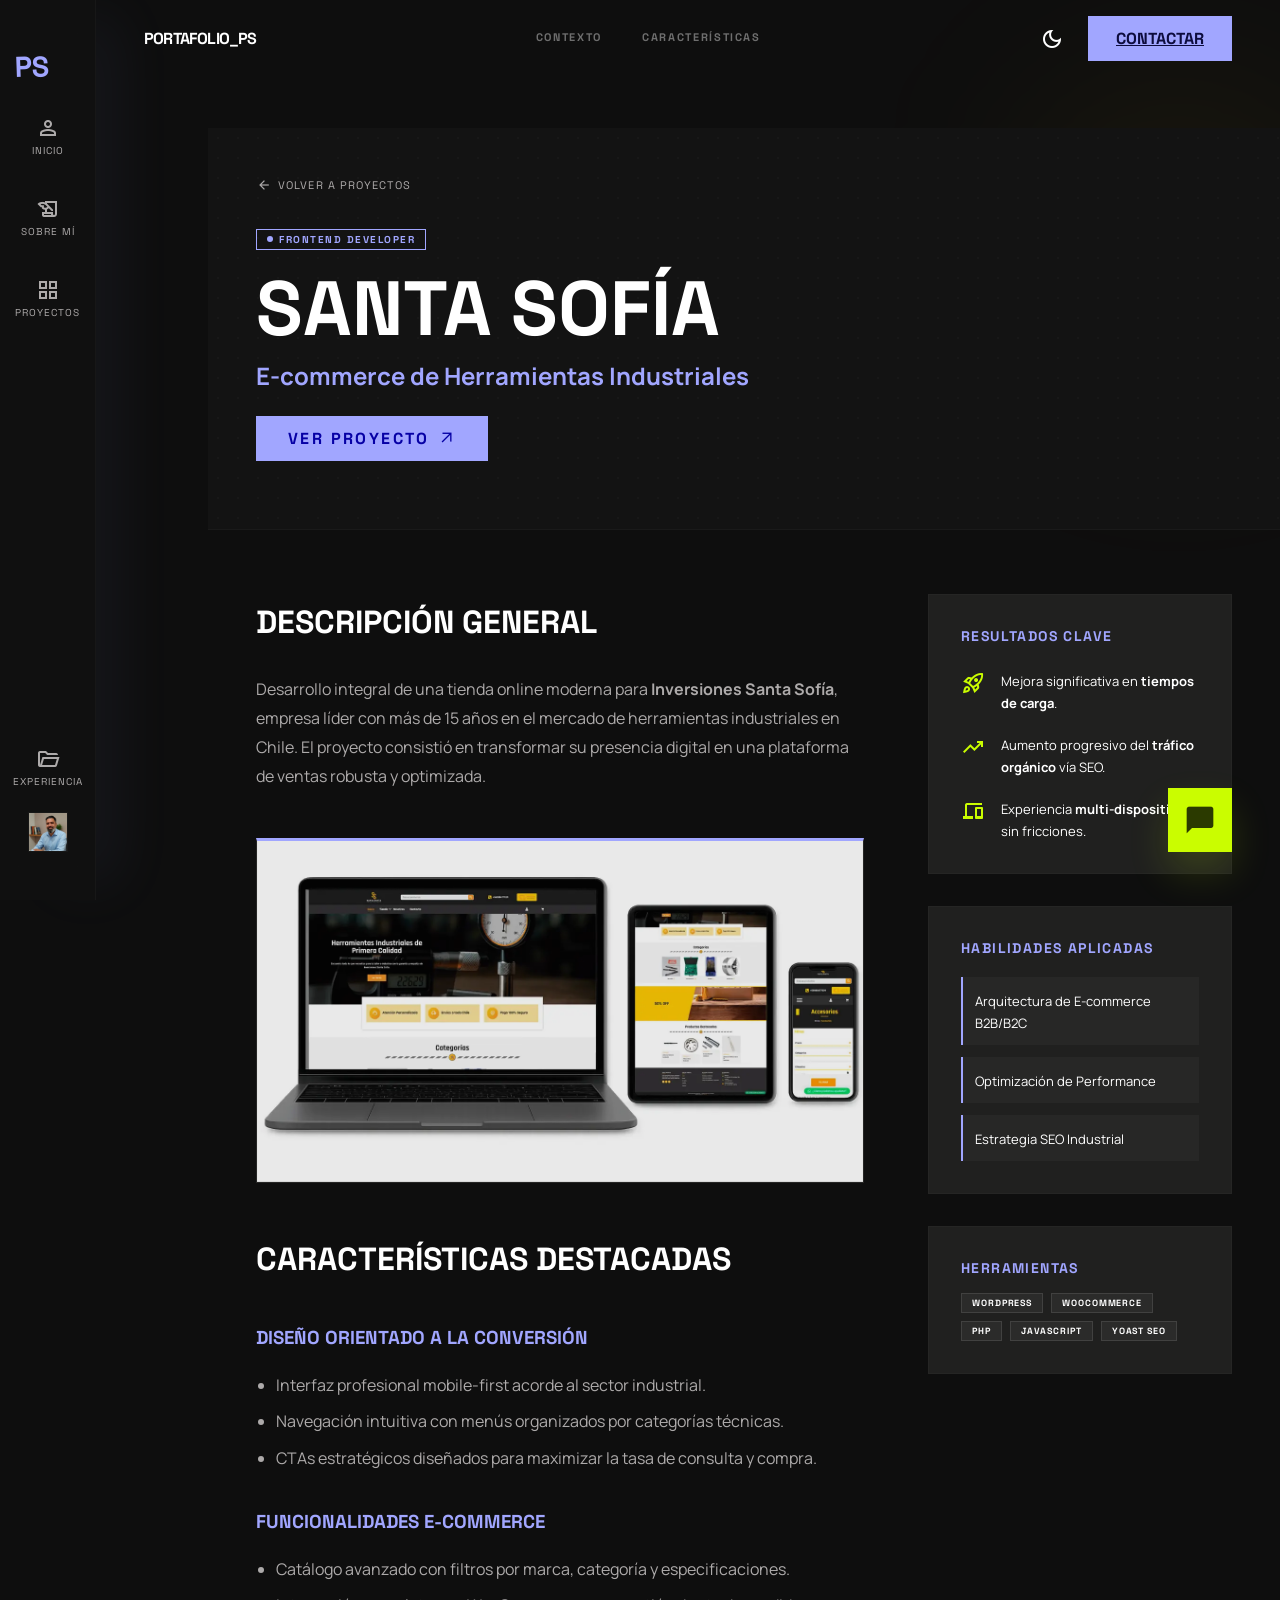
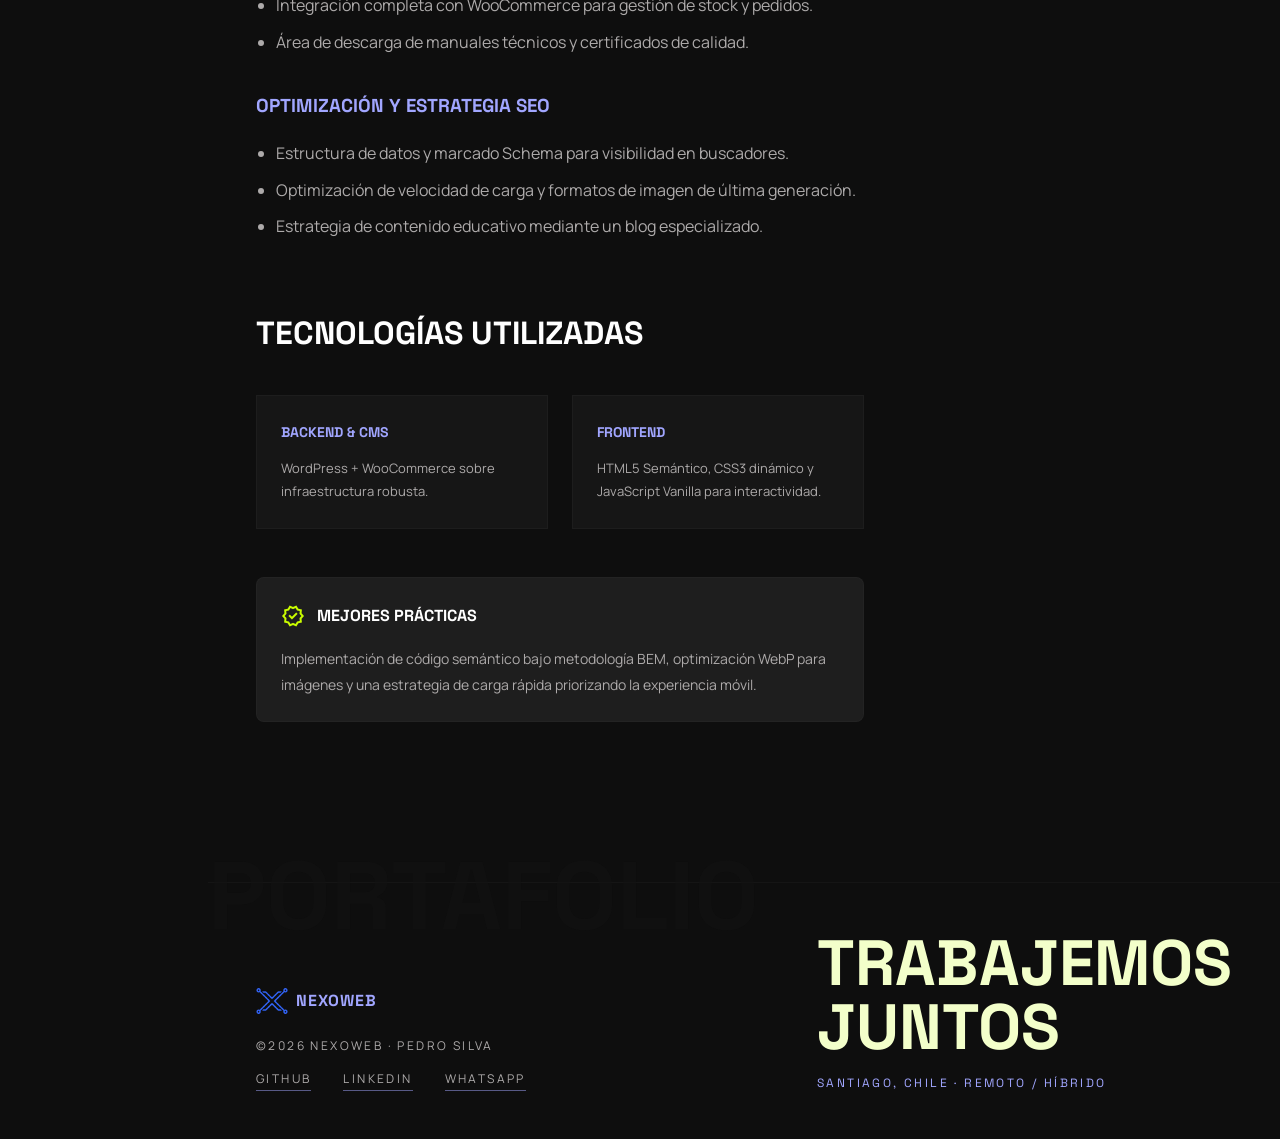
<file: santasofia.html>
<!DOCTYPE html>
<html lang="es" class="dark">
<head>
    <meta charset="UTF-8">
    <meta name="viewport" content="width=device-width, initial-scale=1.0">
    <title>Santa Sofía | Pedro Silva Rojas</title>
    <link rel="icon" type="image/webp" href="img/logo.webp">
    <meta name="description" content="E-commerce de herramientas industriales para Inversiones Santa Sofía — Un proyecto de desarrollo web por Pedro Silva Rojas.">
    <link rel="stylesheet" href="styles/base.css">
    <style>
        /* ── Pixel grid bg ──────────────────────────────────── */
        .pixel-grid {
            background-image: radial-gradient(circle, #484847 1px, transparent 1px);
            background-size: 20px 20px;
        }

        /* ── Topbar nav (intra-page) ────────────────────────── */
        .topbar-nav { display: flex; gap: 40px; align-items: center; }

        .topbar-nav-link {
            font-family: var(--font-headline);
            font-weight: 700;
            font-size: 11px;
            text-transform: uppercase;
            letter-spacing: 0.15em;
            color: rgba(255, 255, 255, 0.4);
            text-decoration: none;
            position: relative;
            transition: color 0.3s ease;
            padding-bottom: 4px;
            cursor: pointer;
            background: none;
            border: none;
        }

        .topbar-nav-link::after {
            content: '';
            position: absolute;
            bottom: 0; left: 0;
            width: 0; height: 2px;
            background: var(--color-tertiary-fixed);
            transition: width 0.3s ease;
        }

        .topbar-nav-link:hover { color: rgba(255, 255, 255, 0.8); }

        .topbar.scrolled {
            background: rgba(14, 14, 14, 0.88);
            backdrop-filter: blur(16px);
            border-bottom: 1px solid var(--color-outline-variant);
        }

        .card-badge {
            display: inline-flex;
            align-items: center;
            gap: 6px;
            padding: 3px 10px;
            font-family: var(--font-headline);
            font-size: 10px;
            font-weight: 700;
            text-transform: uppercase;
            letter-spacing: 0.15em;
        }

        .badge-dev {
            border: 1px solid var(--color-primary);
            color: var(--color-primary);
        }

        .badge-dev .badge-dot { background: var(--color-primary); }

        .badge-dot {
            width: 6px; height: 6px;
            border-radius: 50%;
            flex-shrink: 0;
        }

        .tag {
            padding: 3px 10px;
            font-family: var(--font-headline);
            font-size: 9px;
            font-weight: 700;
            text-transform: uppercase;
            letter-spacing: 0.1em;
            color: var(--color-primary);
        }

        /* ── Responsividad Local (santasofia.html) ───────── */
        @media screen and (max-width: 1024px) {
            .project-layout { grid-template-columns: 1fr !important; }
            .sidebar-info { position: relative !important; top: 0 !important; }
        }

        @media screen and (max-width: 768px) {
            main {
                padding-top: 96px !important;
                padding-left: 0 !important;
            }
            .topbar-nav {
                display: none !important;
            }
            section[style*="padding: 48px"] {
                padding: 32px 24px !important;
            }
            .project-layout {
                padding: 32px 24px !important;
                gap: 48px !important;
            }
            .sidebar-info > div {
                padding: 24px !important;
            }
        }
    </style>
</head>
<body>
    <a href="#main-content" class="skip-link">Saltar al contenido principal</a>

    <!-- Side Navigation Bar -->
    <nav class="sidenav" aria-label="Navegación lateral">
        <div>
            <div class="sidenav-logo">PS</div>
            <div class="sidenav-links">
                <a href="index.html" class="sidenav-link">
                    <span class="material-symbols-outlined" aria-hidden="true">person</span>
                    <small>Inicio</small>
                </a>
                <a href="about.html" class="sidenav-link">
                    <span class="material-symbols-outlined" aria-hidden="true">history_edu</span>
                    <small>Sobre Mí</small>
                </a>
                <a href="proyectos.html" class="sidenav-link active" aria-current="page">
                    <span class="material-symbols-outlined" aria-hidden="true">grid_view</span>
                    <small>Proyectos</small>
                </a>
            </div>
        </div>
        <div style="display: flex; flex-direction: column; align-items: center; gap: 24px;">
            <a href="experience.html" class="sidenav-link">
                <span class="material-symbols-outlined" aria-hidden="true">folder_open</span>
                <small>Experiencia</small>
            </a>
            <div style="width: 40px; height: 40px; border: 1px solid var(--color-outline-variant); overflow: hidden;">
                <img src="img/pedro3.webp" alt="Foto de perfil de Pedro Silva" style="width: 100%; height: 100%; object-fit: cover;">
            </div>
        </div>
    </nav>

    <!-- Top App Bar -->
    <header class="topbar" id="topbar">
        <div class="topbar-title">PORTAFOLIO_PS</div>
        <nav class="desktop-nav topbar-nav" aria-label="Navegación del Proyecto">
            <a href="#contexto" class="topbar-nav-link">Contexto</a>
            <a href="#caracteristicas" class="topbar-nav-link">Características</a>
        </nav>
        <div class="topbar-actions">
            <button class="theme-toggle" aria-label="Cambiar tema de color" style="background: none; border: none; color: inherit; padding: 0; cursor: pointer;">
                <span class="material-symbols-outlined" style="display: block;">dark_mode</span>
            </button>
            <a href="experience.html#contacto" class="btn-connect">Contactar</a>
            <button class="menu-toggle" id="menu-toggle" aria-label="Abrir menú móvil">
                <span class="material-symbols-outlined" aria-hidden="true">menu</span>
            </button>
        </div>
    </header>

    <!-- Mobile Navigation Drawer -->
    <div class="mobile-nav-overlay" id="mobile-nav-overlay"></div>
    <nav class="mobile-nav-drawer" id="mobile-nav-drawer" aria-label="Navegación móvil">
        <div class="mobile-nav-header">
            <div class="sidenav-logo">PS</div>
            <button class="menu-close" id="menu-close" aria-label="Cerrar menú móvil">
                <span class="material-symbols-outlined" aria-hidden="true">close</span>
            </button>
        </div>
        <div class="mobile-nav-links">
            <a href="index.html" class="mobile-nav-link">Inicio</a>
            <a href="about.html" class="mobile-nav-link">Sobre Mí</a>
            <a href="proyectos.html" class="mobile-nav-link active" aria-current="page">Proyectos</a>
            <a href="experience.html" class="mobile-nav-link">Experiencia</a>
        </div>
    </nav>

    <main id="main-content" style="padding-top: 128px; padding-left: 112px;">
        <!-- Glow deco -->
        <div aria-hidden="true" style="position: absolute; top: 80px; right: -5%; width: 320px; height: 320px; background: rgba(255,193,7,0.06); border-radius: 50%; filter: blur(100px); z-index: -1; pointer-events: none;"></div>

        <!-- ═══ HERO PROYECTO ════════════════════════════════════════════ -->
        <section style="padding: 48px; border-bottom: 1px solid var(--color-outline-variant); position: relative; background: var(--color-surface-low);" aria-labelledby="hero-heading">
            <div class="pixel-grid" aria-hidden="true" style="position: absolute; inset: 0; opacity: 0.1; pointer-events: none;"></div>
            <div style="position: relative; z-index: 10;">
                <a href="proyectos.html#section-dev" style="color: var(--color-on-surface-variant); text-decoration: none; display: inline-flex; align-items: center; gap: 6px; font-family: var(--font-headline); font-size: 11px; text-transform: uppercase; letter-spacing: 0.1em; margin-bottom: 32px; transition: color 0.2s ease;" onmouseover="this.style.color='white'" onmouseout="this.style.color='var(--color-on-surface-variant)'">
                    <span class="material-symbols-outlined" style="font-size: 16px;" aria-hidden="true">arrow_back</span>
                    Volver a Proyectos
                </a>
                <br>
                <span class="card-badge badge-dev" style="margin-bottom: 24px;">
                    <span class="badge-dot" aria-hidden="true"></span><span style="font-family: var(--font-headline);">FRONTEND DEVELOPER</span>
                </span>
                <h1 id="hero-heading" style="font-family: var(--font-headline); font-size: clamp(3rem, 6vw, 6rem); font-weight: 900; text-transform: uppercase; line-height: 0.9; margin-bottom: 16px; color: white;">
                    SANTA SOFÍA
                </h1>
                <p style="font-size: 1.5rem; color: var(--color-primary); font-weight: 700; margin-bottom: 24px;">E-commerce de Herramientas Industriales</p>
                <div style="display: flex; gap: 16px; margin-bottom: 20px;">
                    <a href="https://inversionessantasofia.cl/" target="_blank" rel="noopener noreferrer" style="background: var(--color-primary); color: #0600a5; padding: 12px 32px; font-family: var(--font-headline); font-weight: 900; text-transform: uppercase; letter-spacing: 0.15em; text-decoration: none; display: inline-flex; align-items: center; gap: 8px; transition: background 0.2s ease;" onmouseover="this.style.background='white'" onmouseout="this.style.background='var(--color-primary)'">
                        <span>Ver Proyecto</span>
                        <span class="material-symbols-outlined" style="font-size: 18px;" aria-hidden="true">arrow_outward</span>
                    </a>
                </div>
            </div>
        </section>

        <!-- ═══ CONTENIDO PROYECTO ═══════════════════════════════════════ -->
        <section class="project-layout" style="padding: 64px 48px; display: grid; grid-template-columns: 2fr 1fr; gap: 64px;">
            <div class="content-body" style="font-size: 16px; line-height: 1.8; color: var(--color-on-surface-variant);">
                
                <h2 id="contexto" style="font-family: var(--font-headline); font-size: 2rem; color: white; margin-bottom: 24px; text-transform: uppercase; scroll-margin-top: 140px;">Descripción General</h2>
                <p>Desarrollo integral de una tienda online moderna para <strong>Inversiones Santa Sofía</strong>, empresa líder con más de 15 años en el mercado de herramientas industriales en Chile. El proyecto consistió en transformar su presencia digital en una plataforma de ventas robusta y optimizada.</p>

                <div class="project-img-wrapper" style="margin: 48px 0; overflow: hidden; border: 1px solid var(--color-outline-variant); border-top: 3px solid var(--color-primary); background: var(--color-surface-high); position: relative;">
                    <div class="pixel-grid" aria-hidden="true" style="position: absolute; inset: 0; opacity: 0.1; pointer-events: none; z-index: 0;"></div>
                    <img src="img/projects/santa-sofia.webp" alt="E-commerce Santa Sofía vista previa" style="width: 100%; height: auto; display: block; position: relative; z-index: 10; opacity: 0.9; transition: transform 0.5s ease, opacity 0.5s ease; cursor: pointer;" onmouseover="this.style.transform='scale(1.03)'; this.style.opacity='1'" onmouseout="this.style.transform='scale(1)'; this.style.opacity='0.9'">
                </div>

                <h2 id="caracteristicas" style="font-family: var(--font-headline); font-size: 2rem; color: white; margin-top: 48px; margin-bottom: 24px; text-transform: uppercase; scroll-margin-top: 140px;">Características Destacadas</h2>
                
                <h3 style="color: var(--color-primary); margin-top: 32px; margin-bottom: 16px; font-family: var(--font-headline); text-transform: uppercase;">Diseño Orientado a la Conversión</h3>
                <ul style="margin-bottom: 24px; padding-left: 20px;">
                    <li style="margin-bottom: 8px;">Interfaz profesional mobile-first acorde al sector industrial.</li>
                    <li style="margin-bottom: 8px;">Navegación intuitiva con menús organizados por categorías técnicas.</li>
                    <li style="margin-bottom: 8px;">CTAs estratégicos diseñados para maximizar la tasa de consulta y compra.</li>
                </ul>

                <h3 style="color: var(--color-primary); margin-top: 32px; margin-bottom: 16px; font-family: var(--font-headline); text-transform: uppercase;">Funcionalidades E-commerce</h3>
                <ul style="margin-bottom: 24px; padding-left: 20px;">
                    <li style="margin-bottom: 8px;">Catálogo avanzado con filtros por marca, categoría y especificaciones.</li>
                    <li style="margin-bottom: 8px;">Integración completa con WooCommerce para gestión de stock y pedidos.</li>
                    <li style="margin-bottom: 8px;">Área de descarga de manuales técnicos y certificados de calidad.</li>
                </ul>

                <h3 style="color: var(--color-primary); margin-top: 32px; margin-bottom: 16px; font-family: var(--font-headline); text-transform: uppercase;">Optimización y Estrategia SEO</h3>
                <ul style="margin-bottom: 24px; padding-left: 20px;">
                    <li style="margin-bottom: 8px;">Estructura de datos y marcado Schema para visibilidad en buscadores.</li>
                    <li style="margin-bottom: 8px;">Optimización de velocidad de carga y formatos de imagen de última generación.</li>
                    <li style="margin-bottom: 8px;">Estrategia de contenido educativo mediante un blog especializado.</li>
                </ul>

                <h2 style="font-family: var(--font-headline); font-size: 2rem; color: white; margin-top: 64px; margin-bottom: 24px; text-transform: uppercase;">Tecnologías Utilizadas</h2>
                <div style="display: grid; grid-template-columns: repeat(auto-fit, minmax(200px, 1fr)); gap: 24px; margin-top: 32px;">
                    <div style="background: rgba(255,255,255,0.03); border: 1px solid var(--color-outline-variant); padding: 24px;">
                        <h4 style="color: var(--color-primary); font-family: var(--font-headline); margin-bottom: 12px; text-transform: uppercase; font-size: 14px;">Backend & CMS</h4>
                        <p style="font-size: 13px; margin: 0;">WordPress + WooCommerce sobre infraestructura robusta.</p>
                    </div>
                    <div style="background: rgba(255,255,255,0.03); border: 1px solid var(--color-outline-variant); padding: 24px;">
                        <h4 style="color: var(--color-primary); font-family: var(--font-headline); margin-bottom: 12px; text-transform: uppercase; font-size: 14px;">Frontend</h4>
                        <p style="font-size: 13px; margin: 0;">HTML5 Semántico, CSS3 dinámico y JavaScript Vanilla para interactividad.</p>
                    </div>
                </div>

                <div style="background: rgba(38,38,38,0.7); border: 1px solid var(--color-outline-variant); padding: 24px; border-radius: 8px; margin-top: 48px;">
                    <div style="display: flex; gap: 12px; align-items: center; margin-bottom: 16px;">
                        <span class="material-symbols-outlined" style="color: var(--color-tertiary-fixed);" aria-hidden="true">verified</span>
                        <h4 style="font-family: var(--font-headline); color: white; margin: 0; text-transform: uppercase;">Mejores Prácticas</h4>
                    </div>
                    <p style="margin: 0; font-size: 14px;">Implementación de código semántico bajo metodología BEM, optimización WebP para imágenes y una estrategia de carga rápida priorizando la experiencia móvil.</p>
                </div>
            </div>

            <!-- Sidebar Info -->
            <div class="sidebar-info" style="position: sticky; top: 120px; height: max-content; display: flex; flex-direction: column; gap: 32px;">
                
                <div style="background: var(--color-surface-high); border: 1px solid var(--color-outline-variant); padding: 32px;">
                    <h3 style="font-family: var(--font-headline); font-size: 14px; color: var(--color-primary); text-transform: uppercase; letter-spacing: 0.1em; margin-bottom: 24px;">Resultados Clave</h3>
                    <ul style="list-style: none; padding: 0; margin: 0; display: flex; flex-direction: column; gap: 20px;">
                        <li style="display: flex; align-items: flex-start; gap: 16px;">
                            <span class="material-symbols-outlined" style="color: var(--color-tertiary-fixed); font-size: 24px; margin-top: 2px;" aria-hidden="true">rocket_launch</span>
                            <div><span style="font-size: 13px; color: white;">Mejora significativa en <strong>tiempos de carga</strong>.</span></div>
                        </li>
                        <li style="display: flex; align-items: flex-start; gap: 16px;">
                            <span class="material-symbols-outlined" style="color: var(--color-tertiary-fixed); font-size: 24px; margin-top: 2px;" aria-hidden="true">trending_up</span>
                            <div><span style="font-size: 13px; color: white;">Aumento progresivo del <strong>tráfico orgánico</strong> vía SEO.</span></div>
                        </li>
                        <li style="display: flex; align-items: flex-start; gap: 16px;">
                            <span class="material-symbols-outlined" style="color: var(--color-tertiary-fixed); font-size: 24px; margin-top: 2px;" aria-hidden="true">devices</span>
                            <div><span style="font-size: 13px; color: white;">Experiencia <strong>multi-dispositivo</strong> sin fricciones.</span></div>
                        </li>
                    </ul>
                </div>

                <div style="background: var(--color-surface-high); border: 1px solid var(--color-outline-variant); padding: 32px;">
                    <h3 style="font-family: var(--font-headline); font-size: 14px; color: var(--color-primary); text-transform: uppercase; letter-spacing: 0.1em; margin-bottom: 20px;">Habilidades Aplicadas</h3>
                    <div style="display: flex; flex-direction: column; gap: 12px;">
                        <div style="background: rgba(255,255,255,0.03); padding: 12px; border-left: 2px solid var(--color-primary);">
                            <span style="font-size: 13px; color: white;">Arquitectura de E-commerce B2B/B2C</span>
                        </div>
                        <div style="background: rgba(255,255,255,0.03); padding: 12px; border-left: 2px solid var(--color-primary);">
                            <span style="font-size: 13px; color: white;">Optimización de Performance</span>
                        </div>
                        <div style="background: rgba(255,255,255,0.03); padding: 12px; border-left: 2px solid var(--color-primary);">
                            <span style="font-size: 13px; color: white;">Estrategia SEO Industrial</span>
                        </div>
                    </div>
                </div>

                <div style="background: var(--color-surface-high); border: 1px solid var(--color-outline-variant); padding: 32px;">
                    <h3 style="font-family: var(--font-headline); font-size: 14px; color: var(--color-primary); text-transform: uppercase; letter-spacing: 0.1em; margin-bottom: 16px;">Herramientas</h3>
                    <div style="display: flex; flex-wrap: wrap; gap: 8px;">
                        <span class="tag" style="background: rgba(255,255,255,0.05); border: 1px solid rgba(255,255,255,0.1); color: white;">WordPress</span>
                        <span class="tag" style="background: rgba(255,255,255,0.05); border: 1px solid rgba(255,255,255,0.1); color: white;">WooCommerce</span>
                        <span class="tag" style="background: rgba(255,255,255,0.05); border: 1px solid rgba(255,255,255,0.1); color: white;">PHP</span>
                        <span class="tag" style="background: rgba(255,255,255,0.05); border: 1px solid rgba(255,255,255,0.1); color: white;">JavaScript</span>
                        <span class="tag" style="background: rgba(255,255,255,0.05); border: 1px solid rgba(255,255,255,0.1); color: white;">Yoast SEO</span>
                    </div>
                </div>
            </div>
        </section>

        <!-- Footer Area -->
        <footer>
            <div class="footer-bg-text" aria-hidden="true">PORTAFOLIO</div>
            <div style="position: relative; z-index: 10;">
                <div style="display: flex; align-items: center; gap: 8px; margin-bottom: 20px;">
                    <span style="width: 32px; height: 32px; display: inline-flex; align-items: center; justify-content: center; flex-shrink: 0; overflow: hidden; border-radius: 4px;">
                        <img src="img/logo_nexo.webp" alt="" aria-hidden="true" style="width: 100%; height: 100%; object-fit: contain;">
                    </span>
                    <span style="font-family: var(--font-headline); font-size: 1rem; font-weight: 900; color: var(--color-primary); text-transform: uppercase; letter-spacing: 0.05em;">NexoWeb</span>
                </div>
                <p style="font-size: 12px; letter-spacing: 0.2em; text-transform: uppercase; color: var(--color-on-surface-variant);">©<span id="copyright-year">2025</span> NexoWeb · Pedro Silva</p>
                <div style="margin-top: 16px; display: flex; gap: 32px;">
                    <a href="#" class="footer-link" target="_blank" rel="noopener noreferrer">GitHub</a>
                    <a href="#" class="footer-link" target="_blank" rel="noopener noreferrer">LinkedIn</a>
                    <a href="https://wa.me/56997236064?text=Hola%20Pedro%2C%20estuve%20viendo%20tu%20portafolio%20y%20me%20interesa%20tu%20perfil%20h%C3%ADbrido%20(Tech%2BCX).%20Me%20gustar%C3%ADa%20conversar%20contigo." target="_blank" rel="noopener noreferrer" class="footer-link" aria-label="WhatsApp de Pedro Silva">WhatsApp</a>
                </div>
            </div>
            <div style="position: relative; z-index: 10;">
                <div class="footer-title">Trabajemos<br>Juntos</div>
                <p class="footer-subtitle">Santiago, Chile · Remoto / Híbrido</p>
            </div>
        </footer>
    </main>

    <!-- WhatsApp FAB -->
    <div style="position: fixed; bottom: 48px; right: 48px; z-index: 50;">
        <a href="https://wa.me/56997236064?text=Hola%20Pedro%2C%20estuve%20viendo%20tu%20portafolio%20y%20me%20interesa%20tu%20perfil%20h%C3%ADbrido%20(Tech%2BCX).%20Me%20gustar%C3%ADa%20conversar%20contigo." target="_blank" rel="noopener noreferrer" title="Escríbeme por WhatsApp" aria-label="Enviar mensaje por WhatsApp" style="width: 64px; height: 64px; background: var(--color-tertiary-fixed); color: #2b3a00; display: flex; align-items: center; justify-content: center; cursor: pointer; box-shadow: 0 20px 40px rgba(202,253,0,0.15); text-decoration: none; transition: transform 0.2s ease;" onmouseover="this.style.transform='scale(1.1)'" onmouseout="this.style.transform='scale(1)'">
            <span class="material-symbols-outlined" style="font-size: 32px; font-variation-settings: 'FILL' 1;" aria-hidden="true">chat_bubble</span>
        </a>
    </div>

    <script src="js/main.js"></script>
    <script>
        // ── Topbar scroll backdrop ───────────────────────────────────────────
        (function () {
            const topbar = document.getElementById('topbar');
            window.addEventListener('scroll', () => {
                topbar.classList.toggle('scrolled', window.scrollY > 50);
            }, { passive: true });
        })();
    </script>
</body>
</html>
</file>
<file: styles/base.css>
@import url('https://fonts.googleapis.com/css2?family=Space+Grotesk:wght@300;400;500;600;700;900&family=Manrope:wght@200;300;400;500;600;700;800&display=swap');
@import url('https://fonts.googleapis.com/css2?family=Material+Symbols+Outlined:wght,FILL@100..700,0..1&display=swap');

:root {
  /* Colors - The Disruptive Curator (Stitch Exact Tokens) */
  --color-primary: #a1a6ff;
  --color-primary-container: #9197ff;
  --color-secondary: #ff56ed;
  --color-secondary-container: #ab00a1;
  --color-tertiary: #f3ffca;
  --color-tertiary-fixed: #cafd00;
  --color-background: #0e0e0e;
  --color-surface-low: #131313;
  --color-surface-high: #20201f;
  --color-surface-highest: #262626;
  --color-on-surface: #ffffff;
  --color-on-surface-variant: #adaaaa;
  --color-outline-variant: rgba(72, 72, 71, 0.15);
  
  /* Typography */
  --font-headline: 'Space Grotesk', sans-serif;
  --font-body: 'Manrope', sans-serif;
}

* {
  margin: 0;
  padding: 0;
  box-sizing: border-box;
}

html, body {
  overflow-x: clip;
  width: 100%;
}

body {
  background-color: var(--color-background);
  color: var(--color-on-surface);
  font-family: var(--font-body);
  -webkit-font-smoothing: antialiased;
}

/* Accessibility: Focus Indicators */
:focus-visible {
  outline: 2px solid var(--color-primary);
  outline-offset: 4px;
}

/* Skip to main content link for accessibility */
.skip-link {
  position: absolute;
  top: -100px;
  left: 0;
  background: var(--color-primary);
  color: var(--color-background);
  padding: 8px 16px;
  z-index: 1000;
  transition: top 0.3s;
}

.skip-link:focus {
  top: 0;
}

/* Sidebar Navigation */
.sidenav {
  position: fixed;
  left: 0;
  top: 0;
  height: 100vh;
  width: 96px;
  border-right: 1px solid var(--color-outline-variant);
  background: rgba(19, 19, 19, 0.6);
  backdrop-filter: blur(20px);
  display: flex;
  flex-direction: column;
  align-items: center;
  padding: 48px 0;
  justify-content: space-between;
  z-index: 50;
  box-shadow: 40px 0 60px -15px rgba(161, 166, 255, 0.06);
}

.sidenav-logo {
  font-family: var(--font-headline);
  font-size: 1.8rem;
  font-weight: 900;
  color: var(--color-primary);
  transform: rotate(-2deg);
  margin-bottom: 32px;
  text-transform: uppercase;
}

.sidenav-links {
  display: flex;
  flex-direction: column;
  gap: 40px;
}

.sidenav-link {
  display: flex;
  flex-direction: column;
  align-items: center;
  text-decoration: none;
  color: var(--color-on-surface-variant); /* Improved contrast from #666 */
  transition: all 0.3s ease;
}

.sidenav-link.active {
  color: var(--color-tertiary);
  border-left: 4px solid var(--color-tertiary);
  padding-left: 16px;
}

.sidenav-link:hover {
  color: var(--color-secondary);
  transform: scale(1.05);
}

.sidenav-link span {
  font-size: 24px;
}

.sidenav-link small {
  font-family: var(--font-headline);
  font-size: 10px;
  text-transform: uppercase;
  letter-spacing: 0.1em;
  margin-top: 4px;
}

/* Header */
.topbar {
  position: fixed;
  top: 0;
  right: 0;
  width: calc(100% - 96px);
  padding: 16px 48px;
  display: flex;
  justify-content: space-between;
  align-items: center;
  z-index: 40;
}

.topbar-title {
  font-family: var(--font-headline);
  font-weight: 900;
  text-transform: uppercase;
  letter-spacing: -0.05em;
  mix-blend-mode: difference;
}

.desktop-nav {
  display: flex;
  gap: 40px;
  align-items: center;
}

.topbar-actions {
  display: flex;
  align-items: center;
  gap: 24px;
}

/* Main Content */
main {
  margin-left: 96px;
  min-height: 100vh;
  position: relative;
}

.section-hero {
  min-height: 100vh;
  display: flex;
  flex-direction: column;
  justify-content: center;
  padding: 128px 48px 80px;
}

/* Neo-Brutalist Typography */
.hero-headline {
  font-family: var(--font-headline);
  font-size: 10vw;
  line-height: 0.85;
  font-weight: 900;
  text-transform: uppercase;
  letter-spacing: -0.05em;
}

.hero-headline span {
  color: var(--color-primary);
}

/* Bento Grid */
.bento-grid {
  display: grid;
  grid-template-columns: repeat(3, 1fr);
  background: var(--color-surface-low);
  margin-top: 96px;
}

.bento-item {
  padding: 48px;
  border-right: 1px solid var(--color-outline-variant);
  transition: background 0.3s ease;
}

.bento-item:hover {
  background: var(--color-surface-high);
}

.bento-item h3 {
  font-family: var(--font-headline);
  font-size: 1.8rem;
  font-weight: 900;
  margin-bottom: 16px;
  text-transform: uppercase;
}

.bento-item:hover h3 {
  color: var(--color-primary);
}

.bento-item.bento-secondary:hover h3 {
  color: var(--color-secondary);
}

.bento-item.bento-tertiary:hover h3 {
  color: var(--color-tertiary);
}

/* Custom Image Frame */
.image-frame {
  position: relative;
  width: 100%;
  aspect-ratio: 3/4;
  background: var(--color-surface-high);
  border-left: 8px solid var(--color-primary);
  overflow: hidden;
}

.image-frame img {
  width: 100%;
  height: 100%;
  object-fit: cover;
  filter: grayscale(1);
  transition: all 0.7s ease;
  transform: scale(1.1);
}

.image-frame:hover img {
  filter: grayscale(0);
  transform: scale(1);
}

/* Buttons */
.btn-connect {
  background: var(--color-primary);
  color: #0d0c3d; /* Darker for accessibility contrast */
  font-family: var(--font-headline);
  font-weight: 900;
  text-transform: uppercase;
  padding: 12px 28px;
  border: none;
  cursor: pointer;
  transition: all 0.3s ease;
}

.btn-connect:hover {
  background: var(--color-primary-container);
}

.btn-identity {
  background: var(--color-tertiary);
  color: #2b3a00; /* Darker for accessibility contrast */
  font-family: var(--font-headline);
  font-weight: 900;
  font-size: 1.2rem;
  padding: 20px 40px;
  border: 4px solid #2b3a00;
  cursor: pointer;
  position: relative;
  overflow: hidden;
  transition: all 0.2s ease;
  text-transform: uppercase;
  text-decoration: none; /* In case it's an <a> */
  display: inline-block;
}

.btn-identity:hover {
  background: var(--color-tertiary-fixed);
  transform: translate(-4px, -4px);
  box-shadow: 8px 8px 0px rgba(161, 166, 255, 0.4);
}

.btn-identity:active {
  transform: translate(0, 0);
  box-shadow: 0px 0px 0px transparent;
}

/* Form Styling */
.disruptive-form {
  display: flex;
  flex-direction: column;
  gap: 24px;
  width: 100%;
  max-width: 600px;
}

.form-group {
  display: flex;
  flex-direction: column;
  gap: 8px;
  position: relative;
}

.form-group label {
  font-family: var(--font-headline);
  font-size: 12px;
  font-weight: 700;
  text-transform: uppercase;
  letter-spacing: 0.2em;
  color: var(--color-primary);
}

.form-group input, 
.form-group textarea {
  background: var(--color-surface-low);
  border: 3px solid var(--color-outline-variant);
  color: white;
  padding: 16px;
  font-family: var(--font-body);
  font-size: 1rem;
  transition: all 0.3s ease;
  outline: none;
}

.form-group input:focus, 
.form-group textarea:focus {
  border-color: var(--color-secondary);
  background: var(--color-surface-high);
  box-shadow: 8px 8px 0px rgba(255, 86, 237, 0.2);
}

.form-group input::placeholder, 
.form-group textarea::placeholder {
  color: rgba(255, 255, 255, 0.2);
}

.form-group textarea {
  min-height: 150px;
  resize: vertical;
}

.field-error {
  color: #ff6e84;
  font-family: var(--font-headline);
  font-size: 10px;
  text-transform: uppercase;
  letter-spacing: 0.1em;
  margin-top: 4px;
  display: none; /* Hidden by default */
}

.form-group.invalid input, 
.form-group.invalid textarea {
  border-color: #ff6e84;
}

.form-group.invalid .field-error {
  display: block;
}

.char-counter {
  position: absolute;
  right: 0;
  top: 0;
  font-family: var(--font-headline);
  font-size: 10px;
  color: var(--color-on-surface-variant);
}

.form-status-msg {
  padding: 20px;
  font-family: var(--font-headline);
  font-weight: 700;
  text-transform: uppercase;
  letter-spacing: 0.1em;
  display: none;
  border: 3px solid transparent;
  margin-bottom: 16px;
}

.form-status-msg.success {
  display: block;
  background: rgba(202, 253, 0, 0.1);
  border-color: var(--color-tertiary-fixed);
  color: var(--color-tertiary-fixed);
}

.form-status-msg.error {
  display: block;
  background: rgba(255, 110, 132, 0.1);
  border-color: #ff6e84;
  color: #ff6e84;
}

.form-status-msg.sending {
  display: block;
  border-color: var(--color-primary);
  color: var(--color-primary);
  animation: pulse-border 1.5s infinite;
}

@keyframes pulse-border {
  0% { opacity: 1; }
  50% { opacity: 0.5; }
  100% { opacity: 1; }
}

/* Footer */
footer {
  position: relative;
  padding: 48px;
  margin-top: 96px;
  border-top: 1px solid var(--color-outline-variant);
  display: flex;
  justify-content: space-between;
  align-items: flex-end;
}

.footer-bg-text {
  position: absolute;
  top: -48px;
  left: 0;
  font-family: var(--font-headline);
  font-size: 6rem;
  font-weight: 900;
  color: #131313;
  opacity: 0.5;
  pointer-events: none;
}

.footer-title {
  font-family: var(--font-headline);
  font-size: 4rem;
  font-weight: 900;
  color: var(--color-tertiary);
  text-transform: uppercase;
  line-height: 1;
}

.footer-subtitle {
  font-family: var(--font-headline);
  font-size: 12px;
  letter-spacing: 0.2em;
  text-transform: uppercase;
  color: var(--color-primary);
  margin-top: 16px;
}

/* Footer Links with High Contrast & Stylized Underline */
.footer-link {
  font-size: 12px;
  letter-spacing: 0.2em;
  text-transform: uppercase;
  text-decoration: none;
  color: var(--color-on-surface-variant);
  position: relative;
  padding-bottom: 4px;
  transition: color 0.3s ease;
  display: inline-block;
}

.footer-link::after {
  content: '';
  position: absolute;
  bottom: 0;
  left: 0;
  width: 100%;
  height: 1px;
  background: var(--color-primary);
  opacity: 0.5; /* Stylized permanent underline */
  transition: all 0.3s ease;
}

.footer-link:hover {
  color: white;
}

.footer-link:hover::after {
  opacity: 1;
  height: 2px;
  background: white;
}


/* ========================================================================= */
/* LAYOUT CLASSES (Extracted from inline styles) */
/* ========================================================================= */

.hero-layout {
  display: grid;
  grid-template-columns: repeat(12, 1fr);
  gap: 48px;
  align-items: end;
}

.hero-col-text {
  grid-column: span 7;
}

.hero-content {
  margin-top: 48px;
  max-width: 720px;
  position: relative;
}

.hero-bg-text {
  position: absolute;
  top: -64px;
  left: 0;
  font-family: var(--font-headline);
  font-size: 5rem;
  font-weight: 900;
  color: rgba(72, 72, 71, 0.1);
  user-select: none;
  text-transform: uppercase;
  white-space: nowrap;
  pointer-events: none;
}

.hero-actions {
  margin-top: 40px;
  display: flex;
  align-items: center;
  gap: 32px;
  flex-wrap: wrap;
}

.hero-col-portrait {
  grid-column: span 5;
  display: flex;
  align-items: stretch;
  justify-content: flex-end;
  gap: 32px;
}

.hero-bridge-line {
  width: 1px;
  height: 100px;
  background: linear-gradient(to top, var(--color-primary), transparent);
  margin-top: 24px;
}

/* ========================================================================= */
/* MOBILE NAVIGATION (DRAWER) */
/* ========================================================================= */

.menu-toggle, .menu-close {
  display: none;
  background: transparent;
  border: none;
  color: var(--color-on-surface);
  cursor: pointer;
  padding: 8px;
  border-radius: 50%;
  transition: background-color 0.3s;
}

.menu-toggle:hover, .menu-close:hover {
  background-color: var(--color-surface-high);
}

.mobile-nav-overlay {
  position: fixed;
  top: 0;
  left: 0;
  width: 100vw;
  height: 100vh;
  background: rgba(0, 0, 0, 0.5);
  backdrop-filter: blur(4px);
  z-index: 100;
  opacity: 0;
  visibility: hidden;
  transition: opacity 0.3s ease, visibility 0.3s ease;
}

.mobile-nav-overlay.active {
  opacity: 1;
  visibility: visible;
}

.mobile-nav-drawer {
  position: fixed;
  top: 0;
  right: -100%;
  width: 75vw;
  max-width: 320px;
  height: 100vh;
  background: rgba(19, 19, 19, 0.95);
  backdrop-filter: blur(20px);
  z-index: 105;
  border-left: 1px solid var(--color-outline-variant);
  box-shadow: -20px 0 60px rgba(0, 0, 0, 0.5);
  display: flex;
  flex-direction: column;
  padding: 24px;
  transition: right 0.4s cubic-bezier(0.16, 1, 0.3, 1);
}

.mobile-nav-drawer.active {
  right: 0;
}

.mobile-nav-header {
  display: flex;
  justify-content: space-between;
  align-items: center;
  padding-bottom: 24px;
  border-bottom: 1px solid var(--color-outline-variant);
  margin-bottom: 32px;
}

.mobile-nav-header .sidenav-logo {
  margin-bottom: 0;
}

.mobile-nav-links {
  display: flex;
  flex-direction: column;
  gap: 24px;
}

.mobile-nav-link {
  font-family: var(--font-headline);
  font-size: 1.2rem;
  font-weight: 700;
  color: var(--color-on-surface-variant);
  text-decoration: none;
  text-transform: uppercase;
  letter-spacing: 0.1em;
  padding: 12px 16px;
  transition: all 0.2s ease;
  border-left: 3px solid transparent;
}

.mobile-nav-link.active {
  color: var(--color-tertiary);
  border-left-color: var(--color-tertiary);
  background: rgba(243, 255, 202, 0.05);
}

.mobile-nav-link:hover {
  color: var(--color-secondary);
  padding-left: 24px;
}

/* ========================================================================= */
/* MEDIA QUERIES (RESPONSIVE) */
/* ========================================================================= */

/* TABLET (max 1024px) */
@media screen and (max-width: 1024px) {
  .section-hero {
    padding: 128px 32px 64px;
  }
  
  .hero-layout {
    gap: 24px;
  }
  
  .hero-col-text {
    grid-column: span 6;
  }
  
  .hero-col-portrait {
    grid-column: span 6;
  }
  
  .bento-grid {
    grid-template-columns: repeat(2, 1fr);
  }
  
  .bento-item:nth-child(3) {
    grid-column: span 2;
    border-top: 1px solid var(--color-outline-variant);
  }
}

/* MÓVIL Y TABLET PEQUEÑA (max 768px) */
@media screen and (max-width: 768px) {
  /* Ocultar elementos de desktop */
  .sidenav, .desktop-nav {
    display: none;
  }
  
  .topbar-actions .btn-connect {
    display: none;
  }
  
  /* Mostrar toggle de mobile menu */
  .menu-toggle, .menu-close {
    display: inline-flex;
  }
  
  /* Ajustar Topbar */
  .topbar {
    width: 100%;
    padding: 16px 24px;
  }
  
  /* Ajustar Main layout */
  main {
    margin-left: 0;
  }
  
  /* Hero Section */
  .section-hero {
    padding: 110px 24px 64px;
  }
  
  .hero-headline {
    font-size: 6rem; /* Shrink font size */
  }
  
  .hero-bg-text {
    font-size: 3rem;
    top: -40px;
  }
  
  .hero-layout {
    display: flex;
    flex-direction: column;
    align-items: center;
    gap: 48px;
  }
  
  .hero-col-text {
    grid-column: span 1;
  }
  
  .hero-col-portrait {
    grid-column: span 1;
    justify-content: flex-start;
  }
  
  .hero-actions {
    gap: 16px;
    justify-content: center;
  }
  
  .hero-bridge-line {
    display: none;
  }

  .btn-identity {
    width: 100%;
    text-align: center;
  }
  
  /* Bento Grid */
  .bento-grid {
    grid-template-columns: 1fr;
    margin-top: 48px;
  }
  
  .bento-item, .bento-item:nth-child(3) {
    grid-column: span 1;
    border-right: none;
    border-bottom: 1px solid var(--color-outline-variant);
  }
  
  .bento-item:last-child {
    border-bottom: none;
  }
  
  /* Footer */
  footer {
    flex-direction: column;
    align-items: flex-start;
    padding: 48px 24px;
    gap: 48px;
  }
  
  footer > div {
    text-align: left !important; /* Force left alignment */
  }
  
  .footer-bg-text {
    font-size: 3.5rem;
    top: -28px;
  }

  .footer-title {
    font-size: 3rem;
  }

  .footer-subtitle {
    font-size: 10px;
  }
  
  /* FAB WhatsApp */
  div[style*="bottom: 48px; right: 48px;"] {
    bottom: 24px !important;
    right: 24px !important;
  }
}

/* SMARTPHONES PEQUEÑOS (max 480px) */
@media screen and (max-width: 480px) {
  .hero-headline {
    font-size: 5rem;
  }
  
  .image-frame {
    margin-right: 0 !important;
    height: 400px !important;
  }
}
</file>
